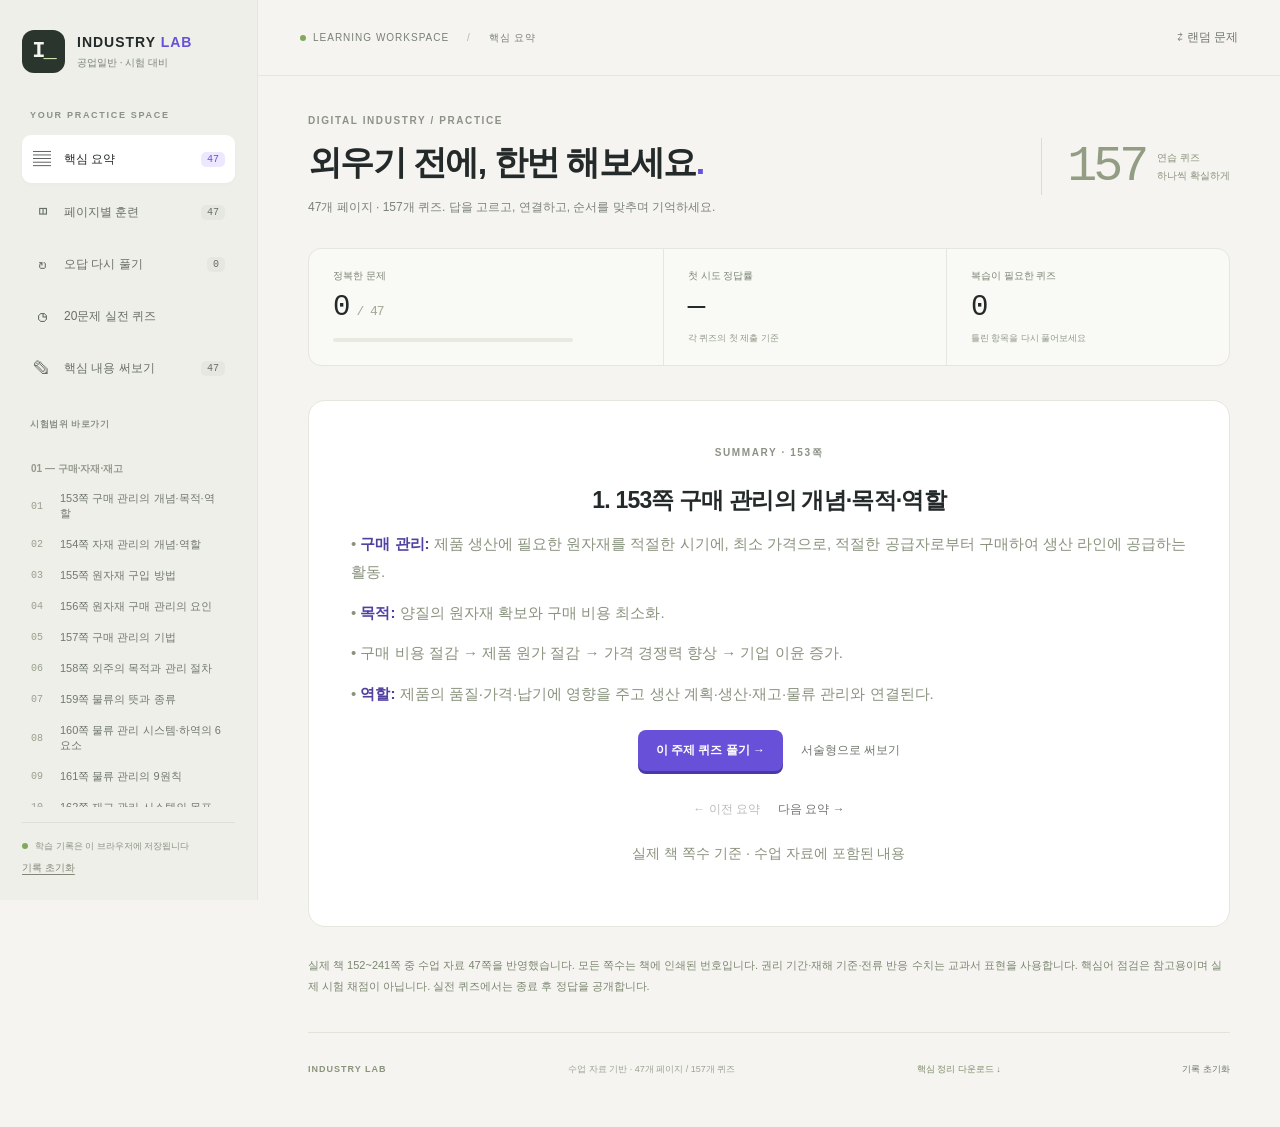
<file: index.html>
<!doctype html>
<html lang="ko">
<head>
  <meta charset="UTF-8"><meta name="viewport" content="width=device-width, initial-scale=1">
  <meta name="theme-color" content="#f5f4f0">
  <title>INDUSTRY LAB · 시험 대비 퀴즈 훈련</title>
  <meta name="description" content="공업일반 시험 대비 47개 페이지, 157개 퀴즈를 선택·연결·순서·빈칸으로 연습하세요.">
  <link rel="stylesheet" href="style.css">
</head>
<body>
  <aside class="sidebar">
    <a class="brand" href="./"><span class="logo">I<span>_</span></span><span>INDUSTRY <b>LAB</b><small>공업일반 · 시험 대비</small></span></a>
    <div class="side-label">YOUR PRACTICE SPACE</div>
    <nav class="mode-nav" aria-label="학습 모드"><button class="mode" data-mode="summary"><span>▤</span>핵심 요약<span class="nav-count">47</span></button>
      <button class="mode active" data-mode="learn"><span>◫</span>페이지별 훈련<span class="nav-count">47</span></button>
      <button class="mode" data-mode="review"><span>↻</span>오답 다시 풀기<span id="wrong-count" class="nav-count">0</span></button>
      <button class="mode" data-mode="exam"><span>◷</span>20문제 실전 퀴즈</button>
    <button class="mode" data-mode="written"><span>✎</span>핵심 내용 써보기<span class="nav-count">47</span></button></nav>
    <div class="side-label topic-label">시험범위 바로가기</div>
    <div id="lesson-nav" class="lesson-nav"></div>
    <div class="side-bottom"><span class="status-dot"></span>학습 기록은 이 브라우저에 저장됩니다<button id="reset-progress">기록 초기화</button></div>
  </aside>
  <div class="workspace">
    <header class="topbar"><div><span class="live-dot"></span>LEARNING WORKSPACE <span class="divider">/</span> <span id="mode-label">페이지별 훈련</span></div><button id="shuffle" class="quiet-button">⇄ 랜덤 문제</button></header>
    <main>
      <section class="intro"><div><div class="eyebrow">DIGITAL INDUSTRY / PRACTICE</div><h1>외우기 전에,<br class="mobile-break"> 한번 해보세요<span>.</span></h1><p>47개 페이지 · 157개 퀴즈. 답을 고르고, 연결하고, 순서를 맞추며 기억하세요.</p></div><div class="intro-badge"><span>157</span><small>연습 퀴즈<br>하나씩 확실하게</small></div></section>
      <section class="metrics" aria-label="학습 현황"><div><span class="metric-label">정복한 문제</span><strong><span id="mastered">0</span><em>/ 47</em></strong><div class="progress-track"><i id="overall-bar"></i></div></div><div><span class="metric-label">첫 시도 정답률</span><strong id="accuracy">—</strong><small>각 퀴즈의 첫 제출 기준</small></div><div><span class="metric-label">복습이 필요한 퀴즈</span><strong id="review-total">0</strong><small>틀린 항목을 다시 풀어보세요</small></div></section>
      <div id="practice-area">
        <div class="section-heading"><div><span class="section-index" id="section-index">01</span><span id="section-title">구매 관리의 개념·목적·역할</span></div><span id="task-position">QUIZ 1 / 2</span></div>
        <section class="practice-card" id="practice-card">
          <div id="guide-context" class="guide-context"></div><div class="card-top"><span id="kind-badge" class="kind-badge">선택 퀴즈</span><span id="question-number" class="question-number">시험 1번</span></div>
          <h2 id="question-title"></h2><p id="question-prompt" class="question-prompt"></p>
          <div id="question-context"></div><div id="answer-area"></div>
          <details id="question-source" class="source-details"><summary>학습 기준 확인 (교재 요약)</summary><a id="source-link" target="_blank" rel="noopener"></a><blockquote id="source-quote"></blockquote></details><div class="hint-row"><button id="hint-button">◌ 힌트 보기</button><span id="hint-text" hidden></span></div>
          <div class="card-actions"><span id="attempt-label">생각한 답을 직접 선택해보세요.</span><button id="check-answer" class="primary">정답 확인 <span>↵</span></button></div>
          <div id="feedback" class="feedback" hidden aria-live="polite"></div>
        </section>
        <div class="below-card"><button id="previous" class="quiet-button">← 이전 퀴즈</button><div id="quiz-dots"></div><button id="next" class="next-button">다음 퀴즈 →</button></div>
        <section class="memory-note"><div class="note-icon">✧</div><div><span class="eyebrow">MEMORY KEY</span><h3 id="memory-key"></h3><p id="memory-detail"></p><details><summary>이 문제의 개념 정리 펼치기</summary><div id="lesson-note"></div></details></div></section>
      </div>
      <section id="result-area" class="result-card" hidden></section>
      <p class="scope-note">실제 책 152~241쪽 중 수업 자료 47쪽을 반영했습니다. 모든 쪽수는 책에 인쇄된 번호입니다. 권리 기간·재해 기준·전류 반응 수치는 교과서 표현을 사용합니다. 핵심어 점검은 참고용이며 실제 시험 채점이 아닙니다. 실전 퀴즈에서는 종료 후 정답을 공개합니다.</p><footer><span>INDUSTRY LAB</span><span>수업 자료 기반 · 47개 페이지 / 157개 퀴즈</span><a href="notes.md" download>핵심 정리 다운로드 ↓</a><button id="footer-reset" class="quiet-button">기록 초기화</button></footer>
    </main>
  </div>
  <div id="toast" role="status" hidden></div>
  <dialog id="reset-dialog"><h2>학습 기록을 초기화할까요?</h2><p>이 브라우저의 정답 기록과 오답 목록이 지워집니다.</p><div><button id="cancel-reset" class="quiet-button">취소</button><button id="confirm-reset" class="primary">초기화</button></div></dialog>
  <script src="data.js"></script><script src="written.js"></script><script src="app.js"></script>
</body>
</html>
</file>
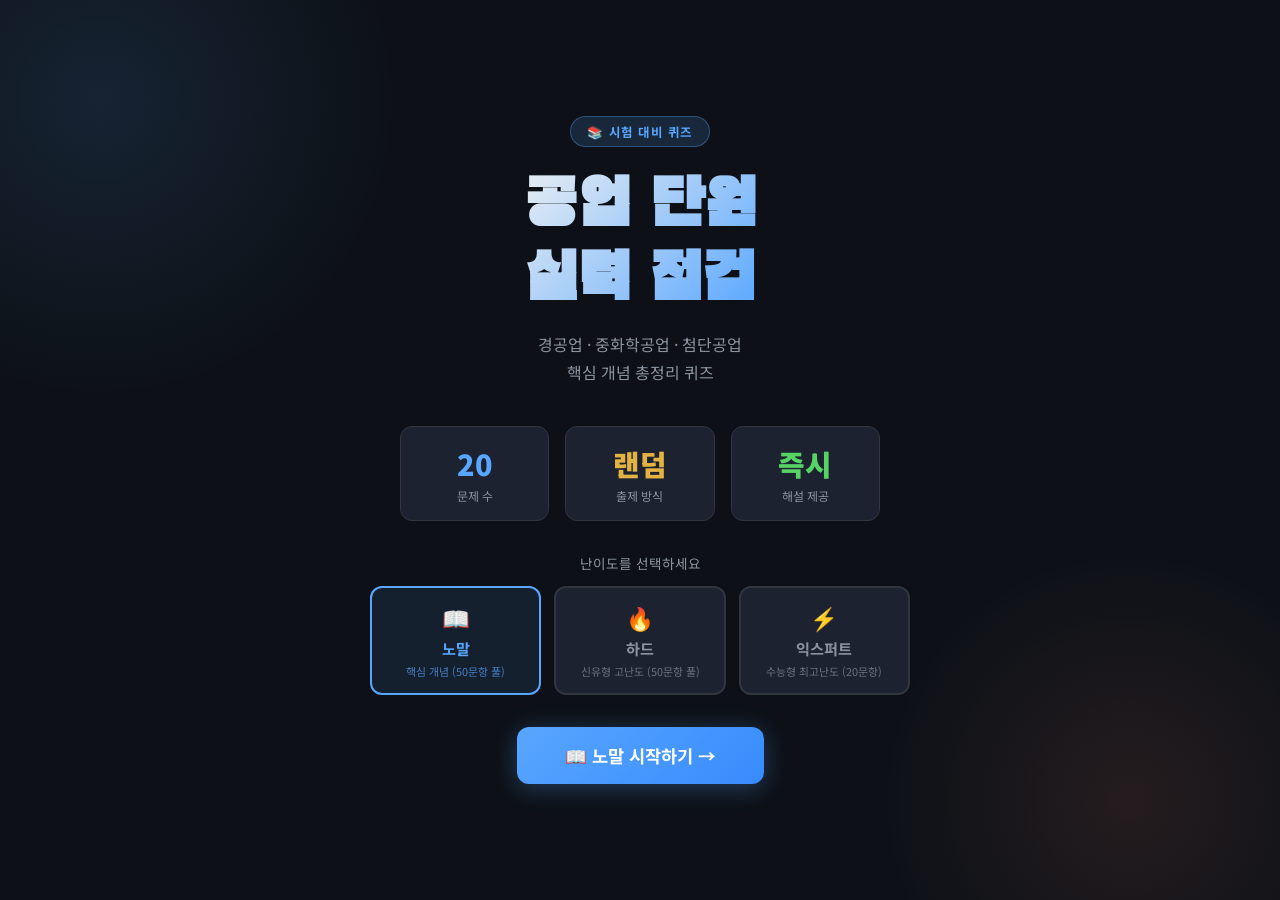
<file: 2026_1st/index.html>
<!DOCTYPE html>
<html lang="ko">
<head>
<meta charset="UTF-8">
<meta name="viewport" content="width=device-width, initial-scale=1.0">
<title>공업 단원 시험 대비 퀴즈</title>
<link href="https://fonts.googleapis.com/css2?family=Noto+Sans+KR:wght@400;500;700;900&family=Black+Han+Sans&display=swap" rel="stylesheet">
<style>
  :root {
    --bg: #0d1117; --surface: #161b22; --card: #1c2230; --border: #30363d;
    --accent: #58a6ff; --accent2: #f78166; --accent3: #56d364; --text: #e6edf3;
    --text-muted: #8b949e; --correct: #1a4731; --correct-border: #56d364;
    --wrong: #4a1c1c; --wrong-border: #f85149; --yellow: #e3b341;
    --hard: #c678dd; --hard-bg: rgba(198,120,221,0.12); --hard-border: rgba(198,120,221,0.35);
    --expert: #f0b429; --expert-bg: rgba(240,180,41,0.12); --expert-border: rgba(240,180,41,0.4);
  }
  * { box-sizing: border-box; margin: 0; padding: 0; }
  body { background: var(--bg); color: var(--text); font-family: 'Noto Sans KR', sans-serif; min-height: 100vh; }
  #start-screen { display: flex; flex-direction: column; align-items: center; justify-content: center; min-height: 100vh; padding: 2rem; position: relative; overflow: hidden; }
  #start-screen::before { content: ''; position: absolute; top: -200px; left: -200px; width: 600px; height: 600px; background: radial-gradient(circle, rgba(88,166,255,0.12) 0%, transparent 70%); pointer-events: none; }
  #start-screen::after { content: ''; position: absolute; bottom: -150px; right: -100px; width: 500px; height: 500px; background: radial-gradient(circle, rgba(247,129,102,0.10) 0%, transparent 70%); pointer-events: none; }
  .start-badge { background: rgba(88,166,255,0.15); border: 1px solid rgba(88,166,255,0.35); color: var(--accent); font-size: 0.78rem; font-weight: 700; letter-spacing: 0.12em; padding: 0.35rem 1rem; border-radius: 100px; margin-bottom: 1.5rem; text-transform: uppercase; }
  .start-title { font-family: 'Black Han Sans', sans-serif; font-size: clamp(2.4rem, 6vw, 4rem); text-align: center; line-height: 1.15; margin-bottom: 0.8rem; background: linear-gradient(135deg, #e6edf3 0%, #58a6ff 100%); -webkit-background-clip: text; -webkit-text-fill-color: transparent; background-clip: text; }
  .start-sub { color: var(--text-muted); font-size: 1rem; text-align: center; margin-bottom: 2.5rem; line-height: 1.7; }
  .info-grid { display: grid; grid-template-columns: repeat(3, 1fr); gap: 1rem; margin-bottom: 2rem; width: 100%; max-width: 480px; }
  .info-card { background: var(--card); border: 1px solid var(--border); border-radius: 12px; padding: 1rem; text-align: center; }
  .info-card .num { font-size: 1.8rem; font-weight: 900; color: var(--accent); display: block; }
  .info-card .lbl { font-size: 0.75rem; color: var(--text-muted); margin-top: 0.2rem; }
  .diff-select-label { font-size: 0.85rem; color: var(--text-muted); margin-bottom: 0.8rem; text-align: center; }
  .diff-buttons { display: flex; gap: 0.8rem; margin-bottom: 2rem; width: 100%; max-width: 540px; flex-wrap: wrap; justify-content: center; }
  .diff-btn { flex: 1; min-width: 140px; padding: 0.85rem 0.8rem; border-radius: 12px; border: 2px solid var(--border); background: var(--card); color: var(--text-muted); font-family: 'Noto Sans KR', sans-serif; font-size: 0.92rem; font-weight: 700; cursor: pointer; transition: all 0.2s; display: flex; flex-direction: column; align-items: center; gap: 0.25rem; }
  .diff-btn .diff-icon { font-size: 1.4rem; } .diff-btn .diff-name { font-size: 0.95rem; } .diff-btn .diff-desc { font-size: 0.68rem; font-weight: 400; opacity: 0.7; }
  .diff-btn.selected-normal { border-color: var(--accent); background: rgba(88,166,255,0.1); color: var(--accent); }
  .diff-btn.selected-hard { border-color: var(--hard); background: var(--hard-bg); color: var(--hard); }
  .diff-btn.selected-expert { border-color: var(--expert); background: var(--expert-bg); color: var(--expert); }
  .btn-start { background: linear-gradient(135deg, #58a6ff, #388bfd); color: #fff; border: none; padding: 1rem 3rem; font-size: 1.1rem; font-weight: 700; font-family: 'Noto Sans KR', sans-serif; border-radius: 12px; cursor: pointer; transition: transform 0.15s, box-shadow 0.15s; box-shadow: 0 4px 24px rgba(88,166,255,0.3); }
  .btn-start:hover { transform: translateY(-2px); box-shadow: 0 8px 32px rgba(88,166,255,0.45); }
  .btn-start.hard-mode { background: linear-gradient(135deg, #c678dd, #9b59b6); box-shadow: 0 4px 24px rgba(198,120,221,0.3); }
  .btn-start.hard-mode:hover { box-shadow: 0 8px 32px rgba(198,120,221,0.45); }
  .btn-start.expert-mode { background: linear-gradient(135deg, #f0b429, #d97706); box-shadow: 0 4px 24px rgba(240,180,41,0.3); }
  .btn-start.expert-mode:hover { box-shadow: 0 8px 32px rgba(240,180,41,0.45); }
  #quiz-screen { display: none; max-width: 720px; margin: 0 auto; padding: 2rem 1.5rem 5rem; }
  .quiz-header { display: flex; justify-content: space-between; align-items: center; margin-bottom: 1.5rem; }
  .quiz-counter { font-size: 0.85rem; color: var(--text-muted); font-weight: 700; letter-spacing: 0.05em; }
  .quiz-counter span { color: var(--accent); font-size: 1.1rem; }
  .score-badge { background: rgba(86,211,100,0.15); border: 1px solid rgba(86,211,100,0.3); color: var(--accent3); font-size: 0.8rem; font-weight: 700; padding: 0.3rem 0.8rem; border-radius: 100px; }
  .progress-bar-wrap { height: 4px; background: var(--border); border-radius: 99px; margin-bottom: 2rem; overflow: hidden; }
  .progress-bar-fill { height: 100%; background: linear-gradient(90deg, #58a6ff, #56d364); border-radius: 99px; transition: width 0.4s ease; }
  .progress-bar-fill.hard-fill { background: linear-gradient(90deg, #c678dd, #f78166); }
  .progress-bar-fill.expert-fill { background: linear-gradient(90deg, #f0b429, #f85149); }
  .question-card { background: var(--card); border: 1px solid var(--border); border-radius: 16px; padding: 1.8rem; margin-bottom: 1.4rem; position: relative; overflow: hidden; }
  .question-card::before { content: ''; position: absolute; top: 0; left: 0; right: 0; height: 3px; background: linear-gradient(90deg, #58a6ff, #388bfd); }
  .question-card.hard-card::before { background: linear-gradient(90deg, #c678dd, #f78166); }
  .question-card.expert-card::before { background: linear-gradient(90deg, #f0b429, #f85149); }
  .question-type { font-size: 0.72rem; font-weight: 700; letter-spacing: 0.1em; text-transform: uppercase; color: var(--accent); margin-bottom: 0.8rem; display: flex; align-items: center; gap: 0.4rem; flex-wrap: wrap; }
  .question-type::before { content: ''; display: inline-block; width: 6px; height: 6px; background: var(--accent); border-radius: 50%; }
  .question-card.hard-card .question-type { color: var(--hard); }
  .question-card.hard-card .question-type::before { background: var(--hard); }
  .question-card.expert-card .question-type { color: var(--expert); }
  .question-card.expert-card .question-type::before { background: var(--expert); }
  .hard-badge-inline { background: var(--hard-bg); border: 1px solid var(--hard-border); color: var(--hard); font-size: 0.68rem; padding: 0.1rem 0.5rem; border-radius: 100px; font-weight: 700; }
  .expert-badge-inline { background: var(--expert-bg); border: 1px solid var(--expert-border); color: var(--expert); font-size: 0.68rem; padding: 0.1rem 0.5rem; border-radius: 100px; font-weight: 700; }
  .fmt-tag { background: rgba(88,166,255,0.12); border: 1px solid rgba(88,166,255,0.25); color: var(--accent); font-size: 0.68rem; padding: 0.1rem 0.5rem; border-radius: 100px; font-weight: 700; }
  .question-card.hard-card .fmt-tag { background: var(--hard-bg); border-color: var(--hard-border); color: var(--hard); }
  .question-card.expert-card .fmt-tag { background: var(--expert-bg); border-color: var(--expert-border); color: var(--expert); }
  .question-text { font-size: 1.05rem; font-weight: 500; line-height: 1.7; color: var(--text); margin-top: 0.3rem; }
  .hq-box { background: rgba(255,255,255,0.03); border: 0.5px solid var(--border); border-radius: 10px; padding: 12px 14px; margin: 10px 0; font-size: 0.88rem; color: var(--text); line-height: 1.8; }
  .hq-box-title { font-size: 0.72rem; font-weight: 700; color: var(--text-muted); margin-bottom: 6px; letter-spacing: 0.05em; text-transform: uppercase; }
  .hq-underline { display: inline; border-bottom: 2px solid #f85149; color: var(--text); font-weight: 600; }
  .hq-arrow-flow { display: flex; flex-wrap: wrap; align-items: center; gap: 6px; margin: 10px 0; font-size: 0.85rem; }
  .hq-flow-box { background: rgba(255,255,255,0.05); border: 0.5px solid var(--border); border-radius: 8px; padding: 6px 12px; color: var(--text); white-space: nowrap; font-size: 0.82rem; line-height: 1.4; text-align: center; }
  .hq-flow-blank { background: rgba(198,120,221,0.12); border: 0.5px solid rgba(198,120,221,0.4); border-radius: 8px; padding: 6px 14px; color: var(--hard); font-weight: 700; white-space: nowrap; font-size: 0.82rem; }
  .hq-flow-blank-expert { background: var(--expert-bg); border: 0.5px solid var(--expert-border); border-radius: 8px; padding: 6px 14px; color: var(--expert); font-weight: 700; white-space: nowrap; font-size: 0.82rem; }
  .hq-flow-arrow { color: var(--text-muted); font-size: 1rem; }
  .hq-two-col { display: grid; grid-template-columns: 1fr 1fr; gap: 8px; margin: 10px 0; }
  .hq-col-card { background: rgba(255,255,255,0.03); border: 0.5px solid var(--border); border-radius: 8px; padding: 10px 12px; font-size: 0.82rem; color: var(--text); line-height: 1.7; }
  .hq-col-label { font-size: 0.7rem; font-weight: 700; color: var(--text-muted); margin-bottom: 4px; }
  .hq-table-wrap { overflow-x: auto; margin: 10px 0; }
  .hq-table { width: 100%; border-collapse: collapse; font-size: 0.82rem; }
  .hq-table th { background: rgba(255,255,255,0.04); color: var(--text-muted); font-weight: 600; padding: 7px 10px; text-align: left; border-bottom: 0.5px solid var(--border); }
  .hq-table td { padding: 7px 10px; border-bottom: 0.5px solid rgba(255,255,255,0.05); color: var(--text); vertical-align: top; line-height: 1.5; }
  .choices { display: flex; flex-direction: column; gap: 0.75rem; margin-bottom: 1.4rem; }
  .choice-btn { background: var(--surface); border: 1.5px solid var(--border); color: var(--text); padding: 0.9rem 1.2rem; border-radius: 10px; text-align: left; font-size: 0.93rem; font-family: 'Noto Sans KR', sans-serif; cursor: pointer; transition: all 0.15s; display: flex; align-items: flex-start; gap: 0.8rem; line-height: 1.5; }
  .choice-btn:hover:not(:disabled) { border-color: var(--accent); background: rgba(88,166,255,0.08); transform: translateX(3px); }
  .hard-mode-active .choice-btn:hover:not(:disabled) { border-color: var(--hard); background: var(--hard-bg); }
  .expert-mode-active .choice-btn:hover:not(:disabled) { border-color: var(--expert); background: var(--expert-bg); }
  .choice-btn .choice-num { min-width: 24px; height: 24px; border-radius: 6px; background: var(--border); color: var(--text-muted); display: flex; align-items: center; justify-content: center; font-size: 0.78rem; font-weight: 700; flex-shrink: 0; margin-top: 1px; transition: all 0.15s; }
  .choice-btn:hover:not(:disabled) .choice-num { background: var(--accent); color: #fff; }
  .hard-mode-active .choice-btn:hover:not(:disabled) .choice-num { background: var(--hard); color: #fff; }
  .expert-mode-active .choice-btn:hover:not(:disabled) .choice-num { background: var(--expert); color: #000; }
  .choice-btn.correct { background: var(--correct); border-color: var(--correct-border); color: #fff; }
  .choice-btn.correct .choice-num { background: var(--correct-border); color: #fff; }
  .choice-btn.wrong { background: var(--wrong); border-color: var(--wrong-border); color: #fff; }
  .choice-btn.wrong .choice-num { background: var(--wrong-border); color: #fff; }
  .choice-btn:disabled { cursor: default; }
  .explanation { display: none; background: rgba(88,166,255,0.06); border: 1px solid rgba(88,166,255,0.2); border-radius: 10px; padding: 1rem 1.2rem; font-size: 0.88rem; color: #a8c9f7; line-height: 1.7; margin-bottom: 1.4rem; }
  .explanation .ex-label { font-weight: 700; color: var(--accent); margin-bottom: 0.3rem; display: block; font-size: 0.78rem; letter-spacing: 0.08em; text-transform: uppercase; }
  .short-answer-wrap { display: flex; gap: 0.7rem; margin-bottom: 1.4rem; flex-direction: column; }
  .short-input-row { display: flex; gap: 0.7rem; }
  .short-input { flex: 1; background: var(--surface); border: 1.5px solid var(--border); color: var(--text); padding: 0.85rem 1rem; border-radius: 10px; font-size: 0.95rem; font-family: 'Noto Sans KR', sans-serif; outline: none; transition: border-color 0.15s; }
  .short-input:focus { border-color: var(--accent); }
  .short-input.correct { border-color: var(--correct-border); background: var(--correct); }
  .short-input.wrong { border-color: var(--wrong-border); background: var(--wrong); }
  .btn-submit { background: var(--accent); color: #fff; border: none; padding: 0.85rem 1.4rem; border-radius: 10px; font-size: 0.9rem; font-weight: 700; font-family: 'Noto Sans KR', sans-serif; cursor: pointer; transition: opacity 0.15s; white-space: nowrap; }
  .btn-submit:hover { opacity: 0.85; } .btn-submit:disabled { opacity: 0.4; cursor: default; }
  .sa-hint { font-size: 0.82rem; color: var(--text-muted); padding: 0 0.2rem; }
  .sa-hint.correct-hint { color: var(--accent3); font-weight: 700; }
  .sa-hint.wrong-hint { color: var(--accent2); }
  .btn-next { width: 100%; background: linear-gradient(135deg, #58a6ff, #388bfd); color: #fff; border: none; padding: 1rem; border-radius: 12px; font-size: 1rem; font-weight: 700; font-family: 'Noto Sans KR', sans-serif; cursor: pointer; transition: transform 0.15s, opacity 0.15s; display: none; }
  .btn-next.hard-next { background: linear-gradient(135deg, #c678dd, #9b59b6); }
  .btn-next.expert-next { background: linear-gradient(135deg, #f0b429, #d97706); color: #000; }
  .btn-next:hover { opacity: 0.9; transform: translateY(-1px); }
  #result-screen { display: none; max-width: 600px; margin: 0 auto; padding: 3rem 1.5rem; text-align: center; min-height: 100vh; justify-content: center; flex-direction: column; align-items: center; }
  .result-emoji { font-size: 5rem; margin-bottom: 1rem; display: block; animation: bounce 0.5s ease; }
  @keyframes bounce { 0%{transform:scale(0.5);opacity:0} 70%{transform:scale(1.15)} 100%{transform:scale(1);opacity:1} }
  .result-title { font-family: 'Black Han Sans', sans-serif; font-size: 2.2rem; margin-bottom: 0.5rem; }
  .result-score { font-size: 3.5rem; font-weight: 900; margin: 1rem 0; }
  .result-score .score-num { color: var(--accent); }
  .result-score .score-num.hard-score { color: var(--hard); }
  .result-score .score-num.expert-score { color: var(--expert); }
  .result-diff-badge { display: inline-block; padding: 0.3rem 1rem; border-radius: 100px; font-size: 0.8rem; font-weight: 700; margin-bottom: 0.5rem; }
  .result-diff-badge.normal { background: rgba(88,166,255,0.15); border: 1px solid rgba(88,166,255,0.3); color: var(--accent); }
  .result-diff-badge.hard { background: var(--hard-bg); border: 1px solid var(--hard-border); color: var(--hard); }
  .result-diff-badge.expert { background: var(--expert-bg); border: 1px solid var(--expert-border); color: var(--expert); }
  .result-detail { color: var(--text-muted); margin-bottom: 2rem; font-size: 0.95rem; line-height: 1.7; white-space: pre-line; }
  .result-bars { width: 100%; max-width: 400px; margin: 0 auto 2rem; display: flex; flex-direction: column; gap: 0.8rem; }
  .result-bar-row { display: flex; align-items: center; gap: 0.8rem; font-size: 0.85rem; }
  .result-bar-label { width: 50px; text-align: right; color: var(--text-muted); flex-shrink: 0; }
  .result-bar-track { flex: 1; height: 10px; background: var(--border); border-radius: 99px; overflow: hidden; }
  .result-bar-fill-correct { height: 100%; background: var(--accent3); border-radius: 99px; transition: width 1s ease; }
  .result-bar-fill-wrong { height: 100%; background: var(--accent2); border-radius: 99px; transition: width 1s ease; }
  .result-bar-count { width: 30px; font-weight: 700; }
  .result-buttons { display: flex; gap: 0.7rem; width: 100%; max-width: 480px; flex-wrap: wrap; }
  .btn-r { flex: 1; min-width: 100px; border: none; padding: 0.85rem 0.5rem; border-radius: 12px; font-size: 0.88rem; font-weight: 700; font-family: 'Noto Sans KR', sans-serif; cursor: pointer; transition: opacity 0.15s; }
  .btn-r:hover { opacity: 0.85; }
  .btn-r.normal { background: linear-gradient(135deg, #58a6ff, #388bfd); color: #fff; }
  .btn-r.hard-btn { background: linear-gradient(135deg, #c678dd, #9b59b6); color: #fff; }
  .btn-r.expert-btn { background: linear-gradient(135deg, #f0b429, #d97706); color: #000; }
  .btn-r.home { background: var(--card); color: var(--text); border: 1.5px solid var(--border); }
  .btn-r.home:hover { border-color: var(--accent); }
  @media(max-width:600px){ .info-grid{grid-template-columns:repeat(3,1fr);gap:0.6rem} .question-text{font-size:0.95rem} .choice-btn{font-size:0.85rem;padding:0.75rem 0.9rem} .hq-two-col{grid-template-columns:1fr} .diff-buttons{flex-direction:column} }
</style>
</head>
<body>

<div id="start-screen">
  <div class="start-badge">📚 시험 대비 퀴즈</div>
  <h1 class="start-title">공업 단원<br>실력 점검</h1>
  <p class="start-sub">경공업 · 중화학공업 · 첨단공업<br>핵심 개념 총정리 퀴즈</p>
  <div class="info-grid">
    <div class="info-card"><span class="num">20</span><div class="lbl">문제 수</div></div>
    <div class="info-card"><span class="num" style="color:var(--yellow)">랜덤</span><div class="lbl">출제 방식</div></div>
    <div class="info-card"><span class="num" style="color:var(--accent3)">즉시</span><div class="lbl">해설 제공</div></div>
  </div>
  <p class="diff-select-label">난이도를 선택하세요</p>
  <div class="diff-buttons">
    <button class="diff-btn selected-normal" id="btn-diff-normal" onclick="selectDiff('normal')">
      <span class="diff-icon">📖</span><span class="diff-name">노말</span><span class="diff-desc">핵심 개념 (50문항 풀)</span>
    </button>
    <button class="diff-btn" id="btn-diff-hard" onclick="selectDiff('hard')">
      <span class="diff-icon">🔥</span><span class="diff-name">하드</span><span class="diff-desc">신유형 고난도 (50문항 풀)</span>
    </button>
    <button class="diff-btn" id="btn-diff-expert" onclick="selectDiff('expert')">
      <span class="diff-icon">⚡</span><span class="diff-name">익스퍼트</span><span class="diff-desc">수능형 최고난도 (20문항)</span>
    </button>
  </div>
  <button class="btn-start" id="btn-start-main" onclick="startQuiz()">노말 시작하기 →</button>
</div>

<div id="quiz-screen">
  <div class="quiz-header">
    <div class="quiz-counter">문제 <span id="cur-q">1</span> / 20</div>
    <div class="score-badge">점수: <span id="live-score">0</span>점</div>
  </div>
  <div class="progress-bar-wrap"><div class="progress-bar-fill" id="progress-fill" style="width:5%"></div></div>
  <div class="question-card" id="q-card">
    <div class="question-type" id="q-type">객관식</div>
    <div class="question-text" id="q-text"></div>
    <div id="q-html-content"></div>
  </div>
  <div id="choices-area"></div>
  <div class="explanation" id="explanation"><span class="ex-label">💡 해설</span><span id="exp-text"></span></div>
  <button class="btn-next" id="btn-next" onclick="nextQuestion()">다음 문제 →</button>
</div>

<div id="result-screen">
  <span class="result-emoji" id="result-emoji">🎉</span>
  <div class="result-diff-badge normal" id="result-diff-badge">노말 모드</div>
  <h2 class="result-title" id="result-title">수고했어요!</h2>
  <div class="result-score"><span class="score-num" id="result-score-num">0</span> <span style="font-size:1.5rem;color:var(--text-muted)">/ 20</span></div>
  <p class="result-detail" id="result-detail"></p>
  <div class="result-bars">
    <div class="result-bar-row">
      <span class="result-bar-label" style="color:var(--accent3)">정답</span>
      <div class="result-bar-track"><div class="result-bar-fill-correct" id="bar-correct" style="width:0%"></div></div>
      <span class="result-bar-count" style="color:var(--accent3)" id="cnt-correct">0</span>
    </div>
    <div class="result-bar-row">
      <span class="result-bar-label" style="color:var(--accent2)">오답</span>
      <div class="result-bar-track"><div class="result-bar-fill-wrong" id="bar-wrong" style="width:0%"></div></div>
      <span class="result-bar-count" style="color:var(--accent2)" id="cnt-wrong">0</span>
    </div>
  </div>
  <div class="result-buttons">
    <button class="btn-r normal" onclick="startQuiz('normal')">📖 노말</button>
    <button class="btn-r hard-btn" onclick="startQuiz('hard')">🔥 하드</button>
    <button class="btn-r expert-btn" onclick="startQuiz('expert')">⚡ 익스퍼트</button>
    <button class="btn-r home" onclick="goHome()">🏠 처음</button>
  </div>
</div>

<script>
// ════════════════════════════════════════════════
// 유틸
// ════════════════════════════════════════════════
function shuffle(arr){const a=[...arr];for(let i=a.length-1;i>0;i--){const j=Math.floor(Math.random()*(i+1));[a[i],a[j]]=[a[j],a[i]]}return a;}

/**
 * [핵심 수정] pickMC
 * - noShuffle=true: 선택지 순서 고정, answer 인덱스 그대로 유지 (수능형 조합 선택지용)
 * - 선택지가 5개 이상이면 모두 표시 (기존 4개 고정 제거)
 * - 4개 이하 & noShuffle=false: 기존처럼 정답1+오답3 셔플
 */
function pickMC(choices, answerIdx, noShuffle) {
  if (noShuffle) {
    // 순서 고정: 그대로 반환
    return { shuffledChoices: choices, newAnswerIdx: answerIdx };
  }
  if (choices.length <= 4) {
    // 기존 로직: 정답1 + 오답3 셔플
    const correct = choices[answerIdx];
    const wrong = shuffle(choices.filter((_, i) => i !== answerIdx)).slice(0, 3);
    const pool = shuffle([correct, ...wrong]);
    return { shuffledChoices: pool, newAnswerIdx: pool.indexOf(correct) };
  }
  // 5개 이상: 모두 표시, 순서 유지
  return { shuffledChoices: choices, newAnswerIdx: answerIdx };
}

function checkSA(input,answers){
  const norm=s=>s.replace(/\s/g,'').toLowerCase();
  return answers.some(a=>norm(a)===norm(input));
}

// 선택지 라벨: 4개 이하는 원형 기호, 5개는 번호
const CHOICE_LABELS_4 = ['①','②','③','④'];
const CHOICE_LABELS_5 = ['①','②','③','④','⑤'];

// ════════════════════════════════════════════════
// 동적 문제 생성기
// ════════════════════════════════════════════════

function makeDynDialogQ() {
  const SPEAKERS = ['민준','서연','지호','하은','태양'];
  const STATEMENTS = [
    {
      name:'민준',
      correct:'NT(나노기술)는 10억 분의 1 단위의 초미세 기술로, 나노 소자나 초경량 소재 개발에 활용돼.',
      wrong:'NT(나노기술)는 100만 분의 1 단위의 초미세 기술로, 나노 소자나 초경량 소재 개발에 활용돼.',
      note:'NT(나노기술)는 10억 분의 1(나노미터) 단위의 기술입니다. 100만 분의 1이 아닙니다.'
    },
    {
      name:'서연',
      correct:'BT(생명공학기술)는 유전자 치료, 신약 개발 등에 쓰이지만 복제 관련 윤리 문제도 있어.',
      wrong:'BT(생명공학기술)는 오염 방지와 재생에너지를 핵심으로 하며, 복제 관련 윤리 문제도 있어.',
      note:'오염 방지·재생에너지는 ET(환경기술)의 핵심입니다. BT는 유전자 치료·신약 개발이 핵심입니다.'
    },
    {
      name:'지호',
      correct:'초전도 재료는 특정 저온에서 전기 저항이 0이 되는 특성을 가지고 있어.',
      wrong:'초전도 재료는 고온에서 전기 저항이 0이 되는 특성을 가지고 있어.',
      note:'초전도 재료는 특정 온도 이하(저온)에서 전기 저항이 0이 됩니다. 고온이 아닙니다.'
    },
    {
      name:'하은',
      correct:'ET(환경기술)는 태양광 발전, 폐기물 재활용 등 오염 방지와 자원 효율을 높이는 기술이야.',
      wrong:'ET(환경기술)는 게임, 애니메이션, 디지털 영상 처리 등 문화 산업에 적용되는 기술이야.',
      note:'게임·애니메이션은 CT(문화콘텐츠기술)입니다. ET는 오염 방지·재생에너지가 핵심입니다.'
    },
    {
      name:'태양',
      correct:'형상 기억 합금은 변형 후 특정 온도가 되면 원래 모양으로 돌아오는 특성이 있어.',
      wrong:'형상 기억 합금은 특정 저온에서 전기 저항이 0이 되는 특성을 가진 소재야.',
      note:'전기 저항이 0이 되는 것은 초전도 재료의 특징입니다. 형상 기억 합금은 원래 모양으로 복원되는 소재입니다.'
    }
  ];

  const wrongIdx = Math.floor(Math.random() * STATEMENTS.length);
  const lines = STATEMENTS.map((s, i) => {
    const isWrong = (i === wrongIdx);
    return `<strong>${s.name}:</strong> "${isWrong ? s.wrong : s.correct}"`;
  }).join('<br><br>');

  const wrongName = STATEMENTS[wrongIdx].name;
  const note = STATEMENTS[wrongIdx].note;
  const choices = STATEMENTS.map(s => s.name);

  return {
    type: 'mc_hard',
    fmt: '대화 오류 찾기',
    q: '다음 대화에서 틀린 내용을 말한 학생만 고른 것은?',
    htmlContent: `<div class="hq-box"><strong>주제: 6T 기술과 신소재</strong><br><br>${lines}</div>`,
    choices: choices,
    answer: wrongIdx,
    noShuffle: true,
    exp: `${wrongName}이(가) 틀렸습니다. ${note}`
  };
}

function makeDynTextErrorQ() {
  const VERSIONS = [
    {
      html: `<div class="hq-box">공업의 입지 조건은 크게 경제적 조건과 자연적 조건으로 나뉜다. 경제적 입지 조건에는 <span class="hq-underline">①시장, 교통, 원료</span>가 포함되며, <span class="hq-underline">②기후와 지형</span>은 자연적 입지 조건에 해당한다. 베버(Weber)는 <span class="hq-underline">③운송비, 노동비, 집적 이익</span>을 종합 고려하여 최소 비용 지점이 최적 입지라고 보았다. 한편 <span class="hq-underline">④시장 지향형 공업의 대표 사례는 얼음 제조, 제과, 음료 공업</span>이며, <span class="hq-underline">⑤중화학 공업은 풍부한 노동력이 있는 내륙 지역</span>에 입지하는 것이 가장 유리하다.</div>`,
      choices: ['①','②','③','④','⑤'],
      answer: 4,
      exp: '중화학 공업은 원료 수입·제품 수출이 중요하므로 임해 지역(항구)에 입지하는 것이 유리합니다. 내륙 지역이 유리하다는 ⑤가 오답입니다.'
    },
    {
      html: `<div class="hq-box">산업 구조 고도화는 <span class="hq-underline">①1차 산업 → 2차 산업 → 3차 산업</span> 순으로 발전한다. 우리나라는 <span class="hq-underline">②1960년대 경공업 중심의 수출 주도형 성장</span>을 추진했고, <span class="hq-underline">③1970년대 이후 중화학 공업으로 산업이 고도화</span>되었다. 철강 공업의 생산 공정은 <span class="hq-underline">④제선 → 제강 → 압연</span> 순이며, 섬유 공업의 생산 공정은 <span class="hq-underline">⑤제직·편성 → 제사·방적 → 염색·가공 → 봉제</span> 순이다.</div>`,
      choices: ['①','②','③','④','⑤'],
      answer: 4,
      exp: '섬유 공업의 올바른 순서는 제사·방적 → 제직·편성 → 염색·가공 → 봉제입니다. ⑤는 제사·방적과 제직·편성의 순서가 뒤바뀌어 틀렸습니다.'
    },
    {
      html: `<div class="hq-box">공업은 생산 단계에 따라 분류할 수 있다. <span class="hq-underline">①기초 공업</span>은 다른 공업의 바탕이 되는 원료나 자재를 생산하는 공업으로 철강 공업이 대표적이다. <span class="hq-underline">②공영 공업</span>은 국가나 지방 공공 단체가 자본을 출자하고 경영하는 공업이다. <span class="hq-underline">③경공업</span>은 부피가 작고 가벼운 제품을 주로 만드는 노동 집약적 공업이다. <span class="hq-underline">④장치 공업</span>은 석유 화학, 제철처럼 거대한 설비와 대규모 자본이 필요한 공업이다. <span class="hq-underline">⑤조선 공업</span>은 표준화된 대량 생산 방식이 주류를 이루는 산업이다.</div>`,
      choices: ['①','②','③','④','⑤'],
      answer: 4,
      exp: '조선 공업은 고객 주문에 따라 각기 다른 선박을 제작하는 주문 생산 방식이 주류입니다. 표준화된 대량 생산은 자동차 공업의 특징입니다. ⑤가 오답입니다.'
    },
    {
      html: `<div class="hq-box">6T 기술에 대한 설명이다. <span class="hq-underline">①IT(정보통신기술)</span>은 정보의 생성, 가공, 전달을 핵심으로 하며 시공간 제약 없이 정보 교환을 가능하게 한다. <span class="hq-underline">②BT(생명공학기술)</span>은 유전자 치료, 신약 개발에 활용되며 윤리적 논쟁도 존재한다. <span class="hq-underline">③NT(나노기술)</span>은 10억 분의 1 단위의 초미세 기술이다. <span class="hq-underline">④ST(우주항공기술)</span>은 인공위성, MRI, 재해 예측 시스템 개발에 활용된다. <span class="hq-underline">⑤CT(문화콘텐츠기술)</span>은 오염 방지와 자원 효율 극대화를 핵심으로 하는 기술이다.</div>`,
      choices: ['①','②','③','④','⑤'],
      answer: 4,
      exp: '오염 방지와 자원 효율 극대화를 핵심으로 하는 것은 ET(환경기술)입니다. CT(문화콘텐츠기술)는 공학+인문학+예술+디자인의 융합 기술입니다. ⑤가 오답입니다.'
    }
  ];

  const v = VERSIONS[Math.floor(Math.random() * VERSIONS.length)];
  return {
    type: 'mc_hard',
    fmt: '글 속 오류 찾기',
    q: '다음 글에서 밑줄 친 부분 중 옳지 않은 것은?',
    htmlContent: v.html,
    choices: v.choices,
    answer: v.answer,
    noShuffle: true,
    exp: v.exp
  };
}

function makeDynTableErrorQ() {
  const ROWS = [
    { label:'기초 공업', desc:'자동차·조선 등 다른 공업의 바탕이 되는 원료·자재 생산', correct: true },
    { label:'공영 공업', desc:'민간 기업이 이익 극대화를 위해 자유롭게 운영하는 공업', correct: false, fix:'공영 공업은 국가나 지방 공공 단체가 자본을 출자하고 경영하는 공업입니다.' },
    { label:'산업 소프트화', desc:'하드웨어보다 서비스·정보·지식의 가치 비중이 높아지는 현상', correct: true },
    { label:'HACCP', desc:'식품의 원재료부터 최종 소비까지 위해요소를 차단하는 기준', correct: true },
    { label:'정밀 화학 공업', desc:'나프타를 원료로 에틸렌·프로필렌 등 기초 원료를 생산', correct: false, fix:'나프타→에틸렌·프로필렌 생산은 석유 화학 공업입니다. 정밀 화학 공업은 이를 원료로 의약품·화장품·염료를 만듭니다.' },
    { label:'장치 공업', desc:'거대한 설비와 대규모 자본이 필요하며, 석유 화학·제철이 대표적이다', correct: true },
    { label:'조선 공업', desc:'표준화된 대량 생산 방식으로 2~3만 개의 부품을 조립하는 산업', correct: false, fix:'표준화 대량 생산은 자동차 공업의 특징입니다. 조선 공업은 주문 생산 방식이 주류입니다.' },
  ];

  const wrongRows = ROWS.filter(r => !r.correct);
  const correctRows = ROWS.filter(r => r.correct);
  const pickedWrong = shuffle(wrongRows)[0];
  const pickedCorrect = shuffle(correctRows).slice(0, 3);
  const allRows = shuffle([pickedWrong, ...pickedCorrect]);
  const labels = ['㉠','㉡','㉢','㉣'];

  const wrongLabel = labels[allRows.indexOf(pickedWrong)];
  const tableRows = allRows.map((r, i) =>
    `<tr><td>${labels[i]}</td><td>${r.label}</td><td>${r.desc}</td></tr>`
  ).join('');
  const correctLabels = allRows.map((r, i) => r.correct ? labels[i] : null).filter(Boolean).join(', ');

  return {
    type: 'mc_hard',
    fmt: '표 오류 찾기',
    q: '다음 표에서 설명이 옳지 않은 항목은?',
    htmlContent: `<div class="hq-table-wrap"><table class="hq-table"><thead><tr><th></th><th>개념</th><th>설명</th></tr></thead><tbody>${tableRows}</tbody></table></div>`,
    choices: labels,
    answer: allRows.indexOf(pickedWrong),
    noShuffle: true,
    exp: `${wrongLabel}이 틀렸습니다. ${pickedWrong.fix} 옳은 항목: ${correctLabels}`
  };
}

// ════════════════════════════════════════════════
// 노말 문제 50문항
// ════════════════════════════════════════════════
const NORMAL_QUESTIONS = [
  {type:'mc',q:'공업의 정의로 가장 올바른 것은?',choices:['자연의 생산물을 가공하여 중간재나 최종 생산물을 창출하고 부가가치를 높이는 산업활동','자연환경을 보호하며 생태계를 관리하는 산업활동','1차 산업에서 생산된 농산물을 유통하는 활동','지식과 정보를 기반으로 서비스를 제공하는 활동','토지를 개간하고 작물을 재배하는 농업 활동','원자재를 수입하여 타국에 판매하는 무역 활동'],answer:0,exp:'공업은 자연의 생산물을 가공하는 제조 과정을 통해 중간재나 최종 생산물을 창출하여 부가가치를 높이는 산업활동입니다.'},
  {type:'mc',q:'공업 발달을 위한 인적 자원에 해당하지 않는 것은?',choices:['넓은 평야','노동력','기술 및 능력','창의적 생각','협동심','전문 교육을 받은 기술자'],answer:0,exp:'넓은 평야는 자연적 조건이지 인적자원이 아닙니다. 인적자원에는 노동력, 기술 및 능력, 창의적 생각, 협동심이 포함됩니다.'},
  {type:'mc',q:'시장 지향형 공업의 대표적인 예로 가장 적절한 것은?',choices:['얼음 제조 공업','철강 공업','조선 공업','석유 화학 공업','자동차 공업','시멘트 공업'],answer:0,exp:'얼음 제조 공업은 제품이 무겁고 부피가 크며 변질되기 쉬워 소비자와 가까운 시장 주변에 입지하는 시장 지향형 공업의 대표 예입니다.'},
  {type:'mc',q:'중세 길드(guild) 제도에 대한 설명으로 옳은 것은?',choices:['중세 상공업자들의 상호 부조적 동업 조합이다','대량 생산 체제를 갖춘 현대식 공장 제도이다','국가가 자본을 출자하여 경영하는 공영 공업이다','소비자 중심의 서비스 산업 조합이다','산업혁명 이후 생겨난 노동자 보호 조합이다','원료 수급을 위해 만들어진 국제 무역 연합이다'],answer:0,exp:'길드(guild)는 중세 상공업자들이 만든 상호 부조적 동업 조합으로, 장인(숙련된 기술자)들이 직인과 도제를 두고 생산 활동을 주도했습니다.'},
  {type:'mc',q:'근대 산업 사회(산업혁명)의 특징으로 가장 거리가 먼 것은?',choices:['지식 정보 중심 사회로 전환','공장 제도의 확립','대량 생산 체제 구축','2차 산업의 비중 급격히 증가','증기 기관의 발명과 보급','면직물 공업의 급속한 발달'],answer:0,exp:'지식 정보 중심 사회는 현대 사회의 특징입니다. 근대 산업 사회(산업혁명)는 공장 제도 확립, 대량 생산 체제, 2차 산업(제조업) 비중 급증이 핵심 특징입니다.'},
  {type:'mc',q:'베버(Weber)의 최소 비용 이론에서 최적의 공업 입지로 보는 지점은?',choices:['운송비, 노동비, 집적 이익을 종합적으로 고려하여 생산비를 최소화할 수 있는 지점','소비자와 가장 가까운 지점','원료 산지에 가장 가까운 지점','항구와 가장 인접한 임해 지역','토지 가격이 가장 낮은 농촌 지역','정부 산업단지가 조성된 지역'],answer:0,exp:'베버의 최소 비용 이론은 운송비, 노동비, 집적 이익을 종합적으로 고려하여 생산비가 가장 최소화되는 지점이 최적의 공업 입지라는 이론입니다.'},
  {type:'mc',q:'장치 공업의 특징으로 옳지 않은 것은?',choices:['노동집약적 성격이 강하다','거대한 설비가 필수적이다','고도의 자동화 시스템이 필요하다','대규모 자본 투자가 요구된다','자본 집약적 산업으로 분류된다','석유 화학, 제철이 대표적인 예이다'],answer:0,exp:'장치 공업은 자본 집약적 산업으로 거대한 설비와 고도의 자동화, 대규모 자본이 필요합니다. 노동집약적 성격은 경공업의 특징입니다.'},
  {type:'mc',q:'1960년대 우리나라 산업 발달의 특징으로 옳은 것은?',choices:['경공업 중심의 수출 주도형 성장 정책','중화학 공업 중심의 내수 지향형 성장','첨단 기술 산업 중심의 산업 구조','서비스업 중심의 3차 산업 비중 증가','반도체 수출을 통한 고부가가치 성장','자동차 공업을 바탕으로 한 조립 산업 육성'],answer:0,exp:'1960년대 우리나라는 섬유, 신발 등 경공업 중심으로 풍부한 노동력을 바탕으로 한 수출 주도형 성장 정책을 추진했습니다.'},
  {type:'mc',q:'철강 공업의 3대 공정을 순서대로 바르게 나열한 것은?',choices:['제선 → 제강 → 압연','제강 → 제선 → 압연','압연 → 제선 → 제강','제선 → 압연 → 제강','압연 → 제강 → 제선','제강 → 압연 → 제선'],answer:0,exp:'철강 공업의 순서는 제선(용광로에서 쇳물 생산) → 제강(불순물 제거, 강철 생산) → 압연(롤러로 판/봉 형태로 성형) 입니다.'},
  {type:'mc',q:'전자 공업의 3대 특성으로 모두 맞는 것은?',choices:['지식 집약적, 고부가가치, 저자원·저에너지 소비형','노동 집약적, 저부가가치, 고자원 소비형','자본 집약적, 고부가가치, 고에너지 소비형','기술 집약적, 저부가가치, 저자원 소비형','노동 집약적, 고부가가치, 저에너지 소비형','자본 집약적, 저부가가치, 고자원 소비형'],answer:0,exp:'전자 공업(반도체 포함)은 지식 집약적, 고부가가치, 저자원·저에너지 소비형 산업이 3대 특성입니다.'},
  {type:'mc',q:'섬유 공업의 생산 공정을 순서대로 바르게 나열한 것은?',choices:['제사·방적 → 제직·편성 → 염색·가공 → 봉제','염색·가공 → 제직·편성 → 제사·방적 → 봉제','봉제 → 제사·방적 → 제직·편성 → 염색·가공','제직·편성 → 제사·방적 → 봉제 → 염색·가공','봉제 → 염색·가공 → 제사·방적 → 제직·편성','염색·가공 → 봉제 → 제직·편성 → 제사·방적'],answer:0,exp:'섬유 공업의 생산 공정 순서: 제사·방적(실 뽑기) → 제직·편성(옷감 짜기) → 염색·가공(색 입히기) → 봉제(완제품 제작)'},
  {type:'mc',q:'인쇄 방식 중 지폐, 증권 등 정밀 인쇄에 사용되는 방식은?',choices:['오목판 인쇄','볼록판 인쇄','평판 인쇄','공판 인쇄','디지털 인쇄','잉크젯 인쇄'],answer:0,exp:'오목판(그라비어) 인쇄는 판의 낮은 홈에 잉크를 채우는 방식으로, 지폐·증권·정밀 인쇄에 사용됩니다.'},
  {type:'mc',q:'HACCP에 대한 설명으로 옳은 것은?',choices:['식품의 원재료부터 최종 소비까지 위해요소를 차단하는 위해도 중점관리기준','식품의 맛과 영양 성분을 분석하는 기준','식품의 유통기한을 연장하는 특수 가공 기술','식품 수출을 위한 국제 인증 시스템','식품의 가격을 안정시키는 정부 규제 제도','식품 첨가물의 허용량을 정하는 국제 기준'],answer:0,exp:'HACCP은 식품의 원재료부터 최종 소비에 이르기까지 모든 단계에서 위해요소를 차단하는 위해도 중점관리기준입니다.'},
  {type:'mc',q:'화학 공업에서 석유(나프타)를 원료로 에틸렌, 프로필렌 등 기초 원료를 생산하는 공업은?',choices:['석유 화학 공업','정밀 화학 공업','바이오 화학 공업','고분자 화학 공업','무기 화학 공업','천연가스 화학 공업'],answer:0,exp:'석유 화학 공업은 석유(나프타)를 원료로 에틸렌, 프로필렌 등 기초 화학 원료를 생산합니다.'},
  {type:'mc',q:'6T 첨단 기술 중 생명체 현상을 이용하며 윤리적 문제(복제)가 존재하는 기술은?',choices:['BT(생명공학기술)','IT(정보통신기술)','NT(나노기술)','ST(우주항공기술)','ET(환경기술)','CT(문화콘텐츠기술)'],answer:0,exp:'BT(생명공학기술)는 생명체 현상을 이용한 기술로 유전자 치료, 신약 개발, 바이오 에너지 등에 활용되며, 복제 등 윤리적 문제가 존재합니다.'},
  {type:'mc',q:'초전도 재료의 특징으로 옳은 것은?',choices:['특정 온도 이하에서 전기 저항이 0이 되는 소재','고온에서도 형태를 유지하는 소재','원래 모양을 기억하는 합금','고온·부식에 강한 세라믹 소재','빛을 전기로 변환하는 반도체 소재','충격에 강한 탄소 섬유 복합 소재'],answer:0,exp:'초전도 재료는 특정 온도 이하에서 전기 저항이 0이 되는 현상을 이용한 소재로, 강력한 자기장 형성이 가능합니다.'},
  {type:'mc',q:'조선 공업의 특징으로 가장 옳은 것은?',choices:['주문 생산 방식이며 노동 집약적 성격이 강하다','표준화된 완전 자동화 방식으로 대량 생산','2~3만 개의 부품이 들어가는 종합 조립 산업','자본 집약적이며 소규모 설비로 생산 가능하다','소비재 생산 중심으로 시장 지향형 입지가 유리하다','고부가가치 전자 부품을 주로 생산한다'],answer:0,exp:'조선 공업은 거대한 배를 만드는 산업으로 표준화된 자동화보다는 주문 생산 방식을 취하며, 노동 집약적 성격이 강합니다.'},
  {type:'mc',q:'산업 구조 고도화의 일반적인 발전 순서로 옳은 것은?',choices:['1차 산업 → 2차 산업 → 3차 산업','3차 산업 → 1차 산업 → 2차 산업','2차 산업 → 1차 산업 → 3차 산업','1차 산업 → 3차 산업 → 2차 산업','2차 산업 → 3차 산업 → 1차 산업','3차 산업 → 2차 산업 → 1차 산업'],answer:0,exp:'산업 구조 고도화 순서: 1차 산업(농·임·수산업) → 2차 산업(제조업) → 3차 산업(서비스·지식·정보) 중심으로 발전합니다.'},
  {type:'mc',q:'중화학 공업의 입지 조건으로 가장 적합한 곳은?',choices:['원료 수입과 제품 수출이 편리한 임해 지역(항구)','풍부한 노동력이 있는 내륙 대도시','소비자와 가까운 대형 쇼핑몰 주변','자연환경이 우수한 산간 지역','정부 행정 기관과 인접한 수도권 지역','대학 연구 기관이 집중된 학술 도시'],answer:0,exp:'중화학 공업은 원료 수입과 제품 수출 비중이 크기 때문에 원료와 제품의 운반이 편리한 임해 지역(항구)에 입지하는 것이 가장 유리합니다.'},
  {type:'mc',q:'자동차 공업에 대한 설명으로 옳지 않은 것은?',choices:['주문 생산 방식이 주류이며 표준화가 어렵다','약 2~3만 개의 부품이 들어가는 종합 조립 산업이다','전후방 연쇄 효과가 매우 크다','미래 키워드는 전기차, 자율주행, 수소차 등이다','관련 산업(철강, 유리, 고무 등)에 미치는 파급 효과가 크다','대량 생산 체제와 표준화된 공정을 갖추고 있다'],answer:0,exp:'주문 생산 방식과 노동 집약적 성격은 조선 공업의 특징입니다. 자동차 공업은 표준화된 대량 생산 방식의 종합 조립 산업입니다.'},
  {type:'mc',q:'다음 중 클라크(Clark)의 산업 분류에 해당하지 않는 것은?',choices:['생산재 산업','1차 산업','2차 산업','3차 산업','농·임·수산업(1차)','서비스업(3차)'],answer:0,exp:'생산재/소비재 산업은 호프만의 분류입니다. 클라크는 1차(농·임·수산업), 2차(제조업), 3차(서비스업)로 산업을 분류했습니다.'},
  {type:'mc',q:'합성 섬유의 특징으로 옳지 않은 것은?',choices:['해충에 약하고 구김이 잘 생긴다','강도가 높다','대량 생산이 용이하다','나일론, 폴리에스테르 등이 대표적이다','구김이 적다','해충에 강하다'],answer:0,exp:'합성섬유(나일론, 폴리에스테르 등)는 강도가 높고 대량 생산이 용이하며, 해충에 강하고 구김이 적은 것이 특징입니다.'},
  {type:'mc',q:'인쇄 방식 중 신문, 잡지, 교과서 인쇄에 주로 사용되는 방식은?',choices:['평판 인쇄(오프셋)','볼록판 인쇄','오목판 인쇄','공판 인쇄','그라비어 인쇄','디지털 잉크젯 인쇄'],answer:0,exp:'평판 인쇄(오프셋)는 물과 기름의 반발 원리를 이용한 방식으로, 신문·잡지·교과서 인쇄에 가장 널리 사용됩니다.'},
  {type:'mc',q:'6T 기술 중 오염 방지, 자원 효율 극대화, 재생 에너지를 핵심으로 하는 기술은?',choices:['ET(환경기술)','IT(정보통신기술)','BT(생명공학기술)','NT(나노기술)','ST(우주항공기술)','CT(문화콘텐츠기술)'],answer:0,exp:'ET(환경기술)는 오염 방지, 자원 효율 극대화, 재생 에너지를 핵심으로 하며 태양광 발전, 폐기물 재활용, 스마트 그리드 등에 활용됩니다.'},
  {type:'mc',q:'공영 공업의 특징으로 옳은 것은?',choices:['국가나 지방 공공 단체가 자본을 출자하고 경영하는 공업이다','민간 기업이 이윤 극대화를 목적으로 운영하는 공업이다','소규모 자본으로 시작 가능한 경공업의 일종이다','외국 자본을 유치하여 수출 위주로 운영하는 공업이다','노동 집약적 방식으로 저임금 노동자를 활용하는 공업이다','소비자 협동조합이 운영하는 공업 형태이다'],answer:0,exp:'공영 공업은 국가나 지방 공공 단체가 자본을 출자하고 경영하는 공업으로, 주로 공공의 이익과 직결되거나 막대한 자본이 필요한 분야에서 운영됩니다.'},
  {type:'mc',q:'기계 공업의 역할로 가장 옳은 것은?',choices:['다른 산업에 생산 설비(기계)를 공급하는 기초 산업이다','소비자에게 직접 완제품을 판매하는 최종 소비재 산업이다','천연자원을 채굴하여 공급하는 1차 산업의 일부이다','정보통신 기술을 기반으로 하는 첨단 서비스 산업이다','농산물 가공을 위한 식품 공업의 하위 분류이다','에너지 절약을 목적으로 하는 환경 친화적 산업이다'],answer:0,exp:'기계 공업은 다른 산업에 생산 설비(기계)를 공급하는 기초 산업의 핵심으로, 자동차·조선·전자 등 다양한 제조업의 토대가 됩니다.'},
  {type:'mc',q:'제품을 내구성에 따라 분류할 때, 비내구재에 해당하는 것은?',choices:['식료품, 의류, 화장품, 의약품','가전제품, 자동차, 가구, 기계류','생산 장비, 실험 장비, 반도체','농산물, 수산물, 천연자원','사무 용품, 청소 용품','자본재에 해당하는 기계'],answer:0,exp:'비내구재는 한 번 또는 단기간 사용 후 소비되는 제품으로, 식료품·의류·화장품·의약품 등이 해당합니다.'},
  {type:'mc',q:'내구재의 예로 가장 옳은 것은?',choices:['가전제품, 자동차, 가구, 기계류','식료품, 의류, 화장품','사무 용품, 청소 용품, 소모품','농산물, 수산물, 천연자원','의약품, 세제, 식품','인터넷 서비스, 소프트웨어'],answer:0,exp:'내구재는 오랜 기간 반복 사용이 가능한 제품으로, 가전제품·자동차·가구·기계류 등이 해당합니다.'},
  {type:'mc',q:'소비재를 사용 목적에 따라 세 가지로 분류할 때, 해당하지 않는 것은?',choices:['자본재','편의품','선매품','전문품','일상용품','고급품'],answer:0,exp:'소비재는 사용 목적에 따라 편의품, 선매품, 전문품으로 분류됩니다. 자본재는 생산 활동에 사용되는 별도의 분류입니다.'},
  {type:'mc',q:'편의품의 특징으로 옳은 것은?',choices:['구매가 쉽고 일상적으로 자주 구입하는 제품이다','여러 제품을 비교 분석하여 구입하는 제품이다','특정 브랜드를 위해 특별한 노력을 기울여 구입하는 제품이다','생산 활동에 사용되는 기계·장비류이다','소모가 빠르고 단기간에 사용되는 제품이다','내구성이 높고 오래 사용할 수 있는 제품이다'],answer:0,exp:'편의품은 구매가 쉽고 일상적으로 자주 구입하는 식료품·신문 등이 대표적입니다.'},
  {type:'mc',q:'선매품의 예로 가장 적절한 것은?',choices:['가구, 의류, 가전제품','식료품, 신문','카메라, 자동차, 음향 기기','사무 용품, 청소 용품','생산 장비, 실험 장비','의약품, 화장품'],answer:0,exp:'선매품은 소비자가 여러 제품을 놓고 가격·품질 등을 비교 분석하여 구입하는 제품으로, 가구·의류·가전제품 등이 해당합니다.'},
  {type:'mc',q:'전문품의 특징으로 옳은 것은?',choices:['특정 브랜드를 위해 특별한 노력을 들여 구입하는 제품이다','일상적으로 자주 구매하며 구매 노력이 적은 제품이다','여러 제품을 비교 분석하여 구입하는 제품이다','단기간 사용 후 소비되는 비내구재이다','생산에 사용되는 기계·장비류에 해당한다','농산물·수산물처럼 자연에서 얻는 제품이다'],answer:0,exp:'전문품은 소비자가 특정 브랜드나 제품을 얻기 위해 특별한 노력을 기울이는 제품으로, 카메라·자동차·음향 기기 등이 대표적입니다.'},
  {type:'mc',q:'생산재 중 자본재에 해당하는 것은?',choices:['생산 장비, 실험 장비, 반도체, 기계류','농산물, 수산물, 천연자원, 옷감','사무 용품, 청소 용품, 설비 보수 용품','식료품, 의류, 화장품','가전제품, 자동차, 가구','카메라, 음향 기기, 자동차'],answer:0,exp:'자본재는 생산 활동에 사용되는 기계·장비로, 생산 장비·실험 장비·반도체·기계류 등이 해당합니다.'},
  {type:'mc',q:'생산재 중 소모품의 예로 가장 적절한 것은?',choices:['사무 용품, 청소 용품, 설비 보수 용품','생산 장비, 실험 장비, 기계류','농산물, 수산물, 천연자원','가전제품, 자동차, 가구','의약품, 화장품, 식료품','카메라, 음향 기기, 자동차'],answer:0,exp:'소모품은 생산 과정에서 소비되는 용품으로, 사무 용품·청소 용품·설비 보수 용품 등이 해당합니다.'},
  {type:'mc',q:'재료 및 부품에 해당하는 예로 옳은 것은?',choices:['농산물, 수산물, 천연자원, 옷감, 강판 등','생산 장비, 실험 장비, 반도체, 기계류','사무 용품, 청소 용품, 설비 보수 용품','가전제품, 자동차, 가구','식료품, 의류, 화장품','카메라, 음향 기기, 전문 의료 기기'],answer:0,exp:'재료 및 부품은 다른 제품 생산에 투입되는 원자재로, 농산물·수산물·천연자원·옷감·강판 등이 해당합니다.'},
  {type:'mc',q:'다음 중 제품을 "내구성에 따른 분류"와 "사용 목적에 따른 분류" 두 기준 모두에 속할 수 있는 것은?',choices:['자동차 (내구재이자 선매품)','식료품 (내구재이자 편의품)','사무 용품 (비내구재이자 자본재)','신문 (내구재이자 전문품)','화장품 (내구재이자 전문품)','생산 장비 (비내구재이자 편의품)'],answer:0,exp:'자동차는 내구성에 따른 분류에서는 내구재, 사용 목적에 따른 분류에서는 소비자가 비교 구매하는 선매품이자 특정 브랜드를 선호하는 전문품적 성격도 가집니다.'},
  {type:'sa',q:'철강 공업에서 용광로에 철광석을 넣어 쇳물을 뽑아내는 첫 번째 공정의 이름을 쓰시오.',answers:['제선'],exp:'제선은 용광로에 철광석을 넣어 쇳물을 뽑아내는 단계로, 철강 공업 3대 공정의 첫 번째 단계입니다.'},
  {type:'sa',q:'하드웨어(물질적 생산)보다 서비스, 정보, 지식의 가치 비중이 높아지는 현대 산업의 경향을 무엇이라 하는가?',answers:['소프트화','산업의 소프트화','소프트화 현상'],exp:'산업의 소프트화는 하드웨어보다 서비스·정보·지식 등 무형의 가치 비중이 높아지는 현상으로, 현대 산업 사회의 특징입니다.'},
  {type:'sa',q:'운송 수단이 바뀌는 지점(예: 항구)에 입지하여 운송비 절감 효과를 극대화하는 입지 유형을 무엇이라 하는가?',answers:['적환지 입지','적환지입지','적환지'],exp:'적환지 입지는 운송 수단이 전환되는 지점(항구 등)에 위치하여 원료 수입과 제품 수출의 운송비를 절감하는 입지 유형입니다.'},
  {type:'sa',q:'공판 인쇄 방식의 대표적인 활용 예를 한 가지 쓰시오.',answers:['스크린 인쇄','실크스크린','실크 스크린','티셔츠 인쇄','티셔츠 프린팅','의류 인쇄'],exp:'공판 인쇄는 구멍을 통해 잉크를 통과시키는 방식으로, 스크린 인쇄(티셔츠 프린팅)에 활용됩니다.'},
  {type:'sa',q:'6T 기술 중 10억 분의 1 단위의 초미세 기술을 의미하는 기술의 약어를 쓰시오.',answers:['NT','nt','Nt'],exp:'NT(나노 기술)는 10억 분의 1 단위의 초미세 기술로, 나노 소자·고성능 필터·초경량 소재 등에 활용됩니다.'},
  {type:'mc',q:'정밀 화학 공업의 주요 생산품으로 가장 적절한 것은?',choices:['의약품, 화장품, 염료','에틸렌, 프로필렌','강판, 봉강','반도체, 나노 소자','인공위성 부품','합성섬유, 나일론'],answer:0,exp:'정밀 화학 공업은 석유 화학에서 나온 기초 원료를 바탕으로 의약품·화장품·염료 등 고부가가치 제품을 생산합니다.'},
  {type:'mc',q:'6T 기술 중 CT(문화콘텐츠기술)의 특징으로 옳은 것은?',choices:['공학, 인문학, 예술, 디자인의 융합 기술이다','10억 분의 1 단위 초미세 기술이다','오염 방지와 재생 에너지를 핵심으로 한다','생명체 현상을 이용한 바이오 기술이다','우주 및 항공기 개발 기술이다','정보의 생성과 전달을 핵심으로 한다'],answer:0,exp:'CT(문화콘텐츠기술)는 공학+인문학+예술+디자인의 융합 기술로, 게임·애니메이션·디지털 영상 처리 등에 활용됩니다.'},
  {type:'mc',q:'형상 기억 합금의 특징으로 옳은 것은?',choices:['변형 후 특정 온도에서 원래 모양으로 돌아오는 합금이다','특정 저온에서 전기 저항이 0이 되는 소재이다','고온·부식에 강한 세라믹 계열 소재이다','나노 단위로 설계된 초경량 소재이다','빛을 전기로 변환하는 반도체 소재이다','탄소 섬유로 만들어진 복합 재료이다'],answer:0,exp:'형상 기억 합금은 변형 후 특정 온도가 되면 원래 형태로 복원되는 특성이 있는 소재입니다.'},
  {type:'mc',q:'ST(우주항공기술)의 주요 활용 사례로 옳지 않은 것은?',choices:['유전자 치료 및 신약 개발','인공위성 개발','재해 예측 시스템','고성능 컴퓨터 부품 개발','MRI 의료 기기 개발','항공기 개발'],answer:0,exp:'유전자 치료 및 신약 개발은 BT(생명공학기술)의 활용 사례입니다. ST(우주항공기술)는 인공위성·MRI·재해 예측·고성능 컴퓨터 등에 활용됩니다.'},
  {type:'mc',q:'IT(정보통신기술)의 핵심 개념으로 옳은 것은?',choices:['정보의 생성, 가공, 전달(시공간 제약 없음)','생명체 현상을 이용한 바이오 기술','10억 분의 1 단위의 초미세 기술','오염 방지와 자원 효율 극대화','우주 및 항공기 개발','공학과 예술의 융합 기술'],answer:0,exp:'IT(정보통신기술)는 정보의 생성, 가공, 전달을 핵심으로 하는 기술로, 시공간의 제약 없이 정보 교환을 가능하게 합니다.'},
  {type:'mc',q:'고대 사회의 산업 구조 특징으로 옳은 것은?',choices:['자급자족 중심의 경제 체제와 가내 수공업 형태','길드 제도를 통한 장인 중심 생산','공장 제도를 통한 대량 생산','지식·정보 중심의 3차 산업 비중 증가','수출 주도형 경공업 발달','중화학 공업 중심의 산업 고도화'],answer:0,exp:'고대 사회는 자급자족 중심의 경제 체제로, 가내 수공업 형태의 소규모 생산 활동이 이루어졌습니다.'},
  {type:'mc',q:'소비재를 사용 목적으로 나눌 때 편의품의 예로 적절한 것은?',choices:['식료품, 신문','가구, 의류, 가전제품','카메라, 자동차, 음향 기기','사무 용품, 청소 용품','생산 장비, 실험 장비','농산물, 수산물'],answer:0,exp:'편의품은 구매가 쉽고 자주 구입하는 제품으로, 식료품·신문 등이 대표적입니다.'},
  {type:'mc',q:'파인 세라믹스(fine ceramics)의 주요 특성으로 옳은 것은?',choices:['고온·부식·충격에 강한 세라믹 소재이다','특정 저온에서 전기 저항이 0이 되는 소재이다','원래 모양을 기억하는 합금 소재이다','나노 단위 초미세 구조의 소재이다','빛을 전기로 변환하는 반도체 소재이다','탄소 섬유 복합 재료이다'],answer:0,exp:'파인 세라믹스는 고온·부식에 강하고 내마모성이 뛰어난 고기능성 세라믹 소재입니다.'},
];

// ════════════════════════════════════════════════
// 하드 문제 50문항
// ════════════════════════════════════════════════
const HARD_QUESTIONS_STATIC = [
  {type:'mc_hard',fmt:'공통 개념 찾기',q:'다음 (가)~(다)의 공통점을 가장 잘 설명한 것은?',htmlContent:`<div class="hq-two-col"><div class="hq-col-card"><div class="hq-col-label">(가)</div>석유 화학 공업<br>제철 공업</div><div class="hq-col-card"><div class="hq-col-label">(나)</div>거대한 설비 필수<br>고도의 자동화 시스템</div></div><div class="hq-box"><div class="hq-box-title">(다)</div>대규모 자본 투자 요구, 자본 집약적 성격 강함</div>`,choices:['(가)~(다)는 모두 경공업의 특징을 설명한다','(가)~(다)는 모두 장치 공업의 특징에 해당한다','(가)~(다)는 모두 노동 집약적 산업의 특징이다','(가)는 기초 공업, (나)(다)는 공영 공업을 설명한다','(가)~(다)는 모두 시장 지향형 공업의 사례이다'],answer:1,exp:'석유 화학·제철 공업은 장치 공업의 대표 사례이며, 거대 설비·고도 자동화·대규모 자본 투자는 모두 장치 공업의 핵심 특징입니다.'},
  {type:'mc_hard',fmt:'흐름도 완성형',q:'다음 철강 공업의 생산 흐름도에서 ㉠, ㉡에 들어갈 내용이 바르게 짝지어진 것은?',htmlContent:`<div class="hq-arrow-flow"><div class="hq-flow-blank">( ㉠ )</div><div class="hq-flow-arrow">→</div><div class="hq-flow-box">제강<br><span style="font-size:0.72rem;color:var(--text-muted);">불순물 제거, 강철 생산</span></div><div class="hq-flow-arrow">→</div><div class="hq-flow-blank">( ㉡ )</div></div><div class="hq-box" style="margin-top:8px;">㉠의 결과물: 쇳물(선철)<br>㉡의 결과물: 강판(슬래브), 봉강 등</div>`,choices:['㉠ 압연 — ㉡ 제선','㉠ 제선 — ㉡ 압연','㉠ 제강 — ㉡ 제선','㉠ 압연 — ㉡ 제강','㉠ 제선 — ㉡ 제강'],answer:1,exp:'제선(용광로→쇳물) → 제강(불순물 제거→강철) → 압연(롤러로 형태 성형). ㉠=제선, ㉡=압연입니다.'},
  {type:'mc_hard',fmt:'분류 판단형',q:'다음 A~E를 경공업과 중화학 공업으로 분류할 때, 같은 그룹으로 묶인 것은?',htmlContent:`<div class="hq-table-wrap"><table class="hq-table"><thead><tr><th>산업</th><th>주요 특징</th></tr></thead><tbody><tr><td>A. 섬유 공업</td><td>노동 집약적, 소비재 생산</td></tr><tr><td>B. 조선 공업</td><td>주문 생산, 노동 집약적, 대형 선박 제조</td></tr><tr><td>C. 식품 공업</td><td>농업과 연계, 소비재 생산</td></tr><tr><td>D. 자동차 공업</td><td>종합 조립 산업, 전후방 연쇄효과 큼</td></tr><tr><td>E. 인쇄 공업</td><td>다양한 판 방식, 출판·포장 등에 활용</td></tr></tbody></table></div>`,choices:['경공업: A,B,C / 중화학: D,E','경공업: A,C,E / 중화학: B,D','경공업: A,B,E / 중화학: C,D','경공업: C,D,E / 중화학: A,B','경공업: A,D / 중화학: B,C,E'],answer:1,exp:'경공업: 섬유(A), 식품(C), 인쇄(E) — 부피 작고 노동 집약적 소비재. 중화학 공업: 조선(B), 자동차(D) — 대규모 자본이 필요한 산업.'},
  {type:'mc_hard',fmt:'조건 추론형',q:'다음 조건을 모두 만족하는 산업 분류 체계의 이론가와 분류 기준을 옳게 연결한 것은?',htmlContent:`<div class="hq-box"><strong>조건 1.</strong> 산업을 크게 세 가지 차수(次數)로 나눈다.<br><strong>조건 2.</strong> 1차는 농·임·수산업, 2차는 제조업, 3차는 서비스업이다.<br><strong>조건 3.</strong> 산업 구조 고도화의 흐름을 설명하는 데 활용된다.</div>`,choices:['호프만 — 생산재와 소비재 산업으로 분류','클라크 — 1·2·3차 산업으로 분류','베버 — 운송비·노동비·집적이익 기준 분류','호프만 — 1·2·3차 산업으로 분류','클라크 — 생산재와 소비재 산업으로 분류'],answer:1,exp:'클라크는 산업을 1·2·3차 산업으로 분류한 이론가입니다. 호프만은 생산재/소비재로, 베버는 입지론으로 분류합니다.'},
  {type:'mc_hard',fmt:'빠진 연결고리형',q:'다음 산업 발전 흐름에서 ㉠에 들어갈 내용으로 가장 적절한 것은?',htmlContent:`<div class="hq-arrow-flow"><div class="hq-flow-box">고대<br><span style="font-size:0.72rem;color:var(--text-muted);">가내 수공업<br>자급자족</span></div><div class="hq-flow-arrow">→</div><div class="hq-flow-box">중세<br><span style="font-size:0.72rem;color:var(--text-muted);">길드 제도<br>장인 중심</span></div><div class="hq-flow-arrow">→</div><div class="hq-flow-blank">( ㉠ )</div><div class="hq-flow-arrow">→</div><div class="hq-flow-box">현대<br><span style="font-size:0.72rem;color:var(--text-muted);">지식·정보<br>소프트화</span></div></div>`,choices:['첨단 산업 사회 — 6T 기술 중심','근대 산업 사회 — 공장제도 확립, 대량 생산, 2차 산업 급성장','농업 중심 사회 — 1차 산업 비중 확대','서비스 중심 사회 — 3차 산업 급성장','공영 공업 사회 — 국가 주도 중화학 공업 육성'],answer:1,exp:'고대(가내수공업) → 중세(길드) → 근대 산업혁명(공장제도·대량생산·2차 산업 급성장) → 현대(지식·정보·소프트화) 순서입니다.'},
  {type:'mc_hard',fmt:'적용·반박형',q:'다음 주장에 대한 반박으로 가장 적절한 것은?',htmlContent:`<div class="hq-box"><div class="hq-box-title">학생의 주장</div>"조선 공업과 자동차 공업은 둘 다 중화학 공업에 속하고 수많은 부품을 조립하는 방식이므로, 두 산업의 특징은 완전히 동일하다고 볼 수 있다."</div>`,choices:['자동차 공업은 중화학 공업에 해당하지 않으므로 주장이 틀렸다','조선 공업은 주문 생산 방식이 주를 이루는 반면, 자동차 공업은 표준화된 대량 생산이 중심이므로 동일하지 않다','두 산업 모두 전후방 연쇄 효과가 동일하게 크므로 주장이 옳다','자동차 공업이 더 많은 부품을 사용하므로 두 산업은 다르다','조선 공업이 경공업에 해당하므로 두 산업을 같다고 볼 수 없다'],answer:1,exp:'두 산업 모두 조립 산업·중화학 공업이지만, 자동차는 표준화된 대량 생산, 조선은 고객 맞춤 주문 생산 방식이라는 핵심 차이가 있습니다.'},
  {type:'mc_hard',fmt:'인과 관계 분석형',q:'다음 현상의 원인으로 가장 적절한 것은?',htmlContent:`<div class="hq-box"><div class="hq-box-title">현상</div>우리나라의 포항, 광양, 울산, 거제 등의 도시에는 철강 공업, 자동차 공업, 조선 공업 등 중화학 공업 단지가 주로 해안가에 집중되어 있다.</div>`,choices:['해안 지역은 기후가 온화하여 근로자 생활에 유리하기 때문이다','원료를 수입하고 완성품을 수출하기 위한 운송 비용 절감이 유리하기 때문이다','해안 지역의 토지 가격이 내륙보다 저렴하기 때문이다','해안 지역에 풍부한 노동력이 집중되어 있기 때문이다','정부의 해안 개발 정책에 따른 강제적 배치 때문이다'],answer:1,exp:'중화학 공업은 원자재 수입과 제품 수출의 비중이 크기 때문에 항구(임해 지역)에 위치해야 운송비를 최소화할 수 있습니다.'},
  {type:'mc_hard',fmt:'개념 비교형',q:'석유 화학 공업과 정밀 화학 공업을 비교한 내용으로 옳은 것은?',htmlContent:`<div class="hq-table-wrap"><table class="hq-table"><thead><tr><th>구분</th><th>석유 화학 공업</th><th>정밀 화학 공업</th></tr></thead><tbody><tr><td>원료</td><td>?</td><td>석유 화학 제품</td></tr><tr><td>주요 생산품</td><td>에틸렌, 프로필렌 등</td><td>?</td></tr><tr><td>성격</td><td>기초 원료 공급</td><td>고부가가치 최종 제품</td></tr></tbody></table></div>`,choices:['석유 화학 원료는 천연가스이며, 정밀 화학 생산품은 강철이다','석유 화학 원료는 나프타(석유)이며, 정밀 화학 생산품은 의약품·화장품·염료 등이다','석유 화학 원료는 철광석이며, 정밀 화학 생산품은 합성섬유이다','석유 화학 원료는 나프타이며, 정밀 화학 생산품은 에틸렌·프로필렌이다','석유 화학 원료는 석탄이며, 정밀 화학 생산품은 나프타이다'],answer:1,exp:'석유 화학 공업의 원료는 나프타(석유)이며, 이를 가공한 제품을 원료로 받아 의약품·화장품·염료 등을 만드는 것이 정밀 화학 공업입니다.'},
  {type:'mc_hard',fmt:'시대적 흐름 파악형',q:'다음 우리나라 산업 발달의 흐름에서 ㉠, ㉡에 들어갈 내용이 바르게 연결된 것은?',htmlContent:`<div class="hq-arrow-flow"><div class="hq-flow-box">1960년대<br><span style="font-size:0.72rem;color:var(--text-muted);">( ㉠ ) 중심<br>수출 주도 성장</span></div><div class="hq-flow-arrow">→</div><div class="hq-flow-box">1970년대~<br><span style="font-size:0.72rem;color:var(--text-muted);">( ㉡ ) 중심<br>산업 고도화</span></div><div class="hq-flow-arrow">→</div><div class="hq-flow-box">1990년대~<br><span style="font-size:0.72rem;color:var(--text-muted);">전자·반도체<br>고부가가치 산업</span></div></div>`,choices:['㉠ 중화학 공업 — ㉡ 경공업','㉠ 경공업 — ㉡ 중화학 공업','㉠ 첨단 공업 — ㉡ 경공업','㉠ 경공업 — ㉡ 첨단 공업','㉠ 농업 — ㉡ 경공업'],answer:1,exp:'1960년대 경공업(섬유·신발) → 1970년대 이후 중화학 공업(철강·자동차·조선) → 1990년대 이후 전자·반도체 순으로 산업이 고도화되었습니다.'},
  {type:'mc_hard',fmt:'신소재 적용형',q:'다음 각 신소재와 그 특징·활용이 바르게 연결되지 않은 것은?',
  htmlContent:`<div class="hq-box">① 초전도 재료 — 특정 저온에서 전기 저항 0, 강력한 자기장 형성 가능<br>② 형상 기억 합금 — 변형 후 특정 온도에서 원래 형태로 복원<br>③ 파인 세라믹스 — 고온·부식·충격에 강한 세라믹 소재<br>④ 나노 소재 — 10억 분의 1미터 단위 초미세 구조로 고성능 특성 부여<br>⑤ 합성 섬유 — 고온에서 전기 저항이 0이 되는 특성을 가진 소재</div>`,
  choices:['①','②','③','④','⑤'],
  answer:4,
  noShuffle:true,
  exp:'⑤가 틀렸습니다. 합성 섬유(나일론, 폴리에스테르)는 강도가 높고 구김이 적은 섬유 소재이며, 전기 저항이 0이 되는 것은 초전도 재료의 특징입니다.'},
  {type:'mc_hard',fmt:'6T 적용 판단형',q:'다음 각 사례에 해당하는 6T 기술이 바르게 연결된 것은?',htmlContent:`<div class="hq-table-wrap"><table class="hq-table"><thead><tr><th>사례</th><th>해당 기술</th></tr></thead><tbody><tr><td>A. 유전자 편집으로 신약 개발</td><td>(가)</td></tr><tr><td>B. 인공위성을 통한 재해 예측</td><td>(나)</td></tr><tr><td>C. 게임·애니메이션·디지털 영상 제작</td><td>(다)</td></tr><tr><td>D. 태양광 발전 및 폐기물 재활용 기술</td><td>(라)</td></tr></tbody></table></div>`,choices:['A-IT, B-ST, C-CT, D-ET','A-BT, B-ST, C-CT, D-ET','A-BT, B-NT, C-IT, D-ET','A-NT, B-ST, C-BT, D-CT','A-BT, B-IT, C-CT, D-NT'],answer:1,exp:'A(유전자 편집·신약)=BT, B(인공위성·재해 예측)=ST, C(게임·영상)=CT, D(태양광·재활용)=ET'},
  {type:'mc_hard',fmt:'인쇄 방식 종합 판단형',q:'다음 인쇄 방식에 대한 설명 중 옳은 것끼리 묶인 것은?',htmlContent:`<div class="hq-box">ㄱ. 볼록판 인쇄는 판의 높은 부분에 잉크를 묻혀 도장·활판 인쇄 등에 활용된다.<br>ㄴ. 오목판(그라비어) 인쇄는 물과 기름의 반발 원리를 이용한다.<br>ㄷ. 평판 인쇄(오프셋)는 신문·잡지·교과서 인쇄에 가장 널리 활용된다.<br>ㄹ. 공판 인쇄는 판의 구멍을 통해 잉크를 통과시키는 방식으로 티셔츠 프린팅에 활용된다.</div>`,choices:['ㄱ, ㄴ, ㄷ, ㄹ 모두','ㄱ, ㄷ, ㄹ','ㄴ, ㄷ, ㄹ','ㄱ, ㄴ','ㄷ, ㄹ'],answer:1,exp:'ㄴ이 틀렸습니다. 물과 기름의 반발 원리는 평판 인쇄(오프셋)의 특징입니다. 오목판은 홈에 잉크를 채우는 방식입니다. ㄱ, ㄷ, ㄹ은 옳습니다.'},
  {type:'mc_hard',fmt:'분류 체계 판단형',q:'다음 표의 ㉠, ㉡에 들어갈 내용이 바르게 짝지어진 것은?',htmlContent:`<div class="hq-table-wrap"><table class="hq-table"><thead><tr><th>분류 기준</th><th>설명</th></tr></thead><tbody><tr><td>㉠ 내구성에 따른 분류</td><td>?</td></tr><tr><td>㉡ 사용 목적에 따른 분류</td><td>?</td></tr></tbody></table></div><div class="hq-box" style="margin-top:8px;">A. 소비재와 생산재로 나뉜다<br>B. 내구재와 비내구재로 나뉜다</div>`,choices:['㉠-A, ㉡-B','㉠-B, ㉡-A','㉠-A, ㉡-A','㉠-B, ㉡-B','두 기준 모두 동일하다'],answer:1,exp:'내구성에 따른 분류는 내구재/비내구재(B), 사용 목적에 따른 분류는 소비재/생산재(A)로 나뉩니다.'},
  {type:'mc_hard',fmt:'사례 분류형',q:'다음 A~D 제품을 제품 분류표에 바르게 배치한 것은?',htmlContent:`<div class="hq-box">A. 카메라 (특정 브랜드 고집, 비교적 비쌈)<br>B. 신문 (매일 구매, 저렴, 비교 없이 구입)<br>C. 냉장고 (여러 브랜드 비교 후 구입)<br>D. 생산 공장의 선반 기계 (생산에 사용)</div>`,choices:['A-전문품, B-편의품, C-선매품, D-자본재','A-선매품, B-전문품, C-편의품, D-소모품','A-전문품, B-선매품, C-편의품, D-소모품','A-편의품, B-선매품, C-전문품, D-자본재','A-선매품, B-편의품, C-전문품, D-재료및부품'],answer:0,exp:'A카메라=전문품(특정 브랜드 고집), B신문=편의품(일상적 구매), C냉장고=선매품(비교 구매), D선반기계=자본재(생산용 기계)'},
  {type:'mc_hard',fmt:'종합 판단형',q:'다음 표의 ㉠~㉤ 중 옳지 않은 것은?',
  htmlContent:`<div class="hq-table-wrap"><table class="hq-table"><thead><tr><th>분류</th><th>설명</th><th>예시</th></tr></thead><tbody><tr><td>㉠ 편의품</td><td>구매 쉽고 자주 구입</td><td>식료품, 신문</td></tr><tr><td>㉡ 선매품</td><td>여러 제품 비교 후 구입</td><td>가구, 의류, 가전제품</td></tr><tr><td>㉢ 전문품</td><td>특정 브랜드 위해 특별한 노력</td><td>카메라, 음향 기기</td></tr><tr><td>㉣ 자본재</td><td>생산용 기계·장비, 비내구재</td><td>생산 장비, 기계류</td></tr><tr><td>㉤ 소모품</td><td>생산 과정에서 소비되는 용품</td><td>사무 용품, 청소 용품</td></tr></tbody></table></div>`,
  choices:['㉠','㉡','㉢','㉣','㉤'],
  answer:3,
  noShuffle:true,
  exp:'㉣이 틀렸습니다. 자본재는 생산용 기계·장비로 내구재에 속합니다. "비내구재"라고 설명한 것이 오류입니다.'},
  {type:'mc_hard',fmt:'추론형',q:'다음 조건을 모두 만족하는 제품 분류로 가장 적절한 것은?',htmlContent:`<div class="hq-box"><strong>조건 1.</strong> 사용 목적에 따른 분류에서 생산재에 속한다.<br><strong>조건 2.</strong> 내구성에 따른 분류에서 내구재에 속한다.<br><strong>조건 3.</strong> 다른 제품을 만드는 데 사용하는 기계·장비이다.</div>`,choices:['편의품','선매품','자본재','소모품','비내구재'],answer:2,exp:'자본재는 생산재이면서 내구재에 속하고, 다른 제품을 만드는 데 사용하는 기계·장비류입니다. 세 조건을 모두 만족합니다.'},
  {type:'mc_hard',fmt:'오류 찾기형',q:'다음 제품 분류에 대한 설명 중 옳지 않은 것은?',
  htmlContent:`<div class="hq-box">① 비내구재는 소비가 빠르고 단기간에 사용되는 제품이다.<br>② 내구재는 오래 사용할 수 있는 제품으로 가전제품, 자동차, 가구 등이 포함된다.<br>③ 전문품은 소비자가 여러 제품을 비교 분석하여 구입하는 제품이다.<br>④ 편의품은 구매가 쉽고 일상적으로 자주 구입하는 제품이다.<br>⑤ 자본재는 생산을 위한 기계·장비이며 동시에 내구재에도 속한다.</div>`,
  choices:['①','②','③','④','⑤'],
  answer:2,
  noShuffle:true,
  exp:'③이 틀렸습니다. 여러 제품을 비교 분석하여 구입하는 것은 선매품의 특징입니다. 전문품은 특정 브랜드를 위해 특별한 노력을 기울여 구입하는 제품입니다.'},
  {type:'mc_hard',fmt:'공통점 찾기형',q:'다음 중 소비재와 생산재의 공통점으로 가장 적절한 것은?',htmlContent:`<div class="hq-two-col"><div class="hq-col-card"><div class="hq-col-label">소비재</div>편의품, 선매품, 전문품<br>(최종 소비 목적)</div><div class="hq-col-card"><div class="hq-col-label">생산재</div>재료·부품, 자본재, 소모품<br>(생산 활동 목적)</div></div>`,choices:['둘 다 비내구재에만 속한다','둘 다 제품의 사용 목적에 따른 분류에 포함된다','둘 다 편의품의 하위 분류이다','둘 다 내구재에만 속한다','둘 다 클라크의 산업 분류에서 2차 산업에 해당한다'],answer:1,exp:'소비재와 생산재는 모두 제품을 사용 목적에 따라 분류할 때 나타나는 두 가지 대분류입니다.'},
  {type:'mc_hard',fmt:'적용 판단형',q:'다음 A씨의 구매 상황에서 A씨가 구입한 제품의 분류로 가장 옳은 것은?',htmlContent:`<div class="hq-box"><div class="hq-box-title">상황</div>A씨는 평소 좋아하는 특정 브랜드의 카메라를 구입하기 위해 3개월 동안 돈을 모으고, 멀리 있는 전문 매장까지 방문하였다.</div>`,choices:['편의품','선매품','전문품','비내구재','소모품'],answer:2,exp:'특정 브랜드를 위해 특별한 노력(돈 모으기, 전문 매장 방문)을 들여 구입하는 제품은 전문품입니다.'},
  {type:'mc_hard',fmt:'경제적 역할 분석형',q:'다음 중 자동차 공업의 전후방 연쇄 효과에 해당하지 않는 것은?',htmlContent:`<div class="hq-box">자동차 공업은 약 2~3만 개의 부품이 필요한 종합 조립 산업으로, 관련 산업에 미치는 파급 효과가 매우 크다.</div>`,choices:['자동차 생산을 위해 철강·유리·고무 산업이 함께 성장한다','자동차 보급으로 주유소·정비소·보험업 등 서비스 산업이 발달한다','자동차 공장 건설로 지역 고용이 증가하고 지역 경제가 활성화된다','자동차 수출 증가로 국가 외화 수입이 늘어난다','자동차 공업이 발달하면 조선 공업의 주문 생산 방식이 표준화된다'],answer:4,exp:'조선 공업의 주문 생산 방식은 자동차 공업과 무관합니다. 자동차 공업의 전후방 연쇄 효과는 철강·유리·고무(후방)와 정비·보험·주유(전방)에 나타납니다.'},
  {type:'mc_hard',fmt:'분류 적용형',q:'공장에서 제품 생산에 사용하는 "원자재(면화, 강판 등)"와 "생산 기계(로봇 팔, 선반)"의 제품 분류로 옳은 것은?',htmlContent:`<div class="hq-two-col"><div class="hq-col-card"><div class="hq-col-label">원자재 (면화, 강판 등)</div>다른 제품의 원료로 투입됨<br>소비 후 사라짐</div><div class="hq-col-card"><div class="hq-col-label">생산 기계 (로봇 팔, 선반)</div>생산에 반복 사용<br>오래 사용 가능</div></div>`,choices:['원자재-자본재, 생산기계-소모품','원자재-재료및부품, 생산기계-자본재','원자재-소모품, 생산기계-재료및부품','원자재-편의품, 생산기계-선매품','원자재-내구재, 생산기계-비내구재'],answer:1,exp:'원자재(면화, 강판)는 재료 및 부품, 생산 기계(로봇 팔, 선반)는 자본재로 분류됩니다.'},
  {type:'mc_hard',fmt:'상황 판단형',q:'다음 A 공장의 입지 결정 과정에서 적용된 이론으로 가장 적절한 것은?',htmlContent:`<div class="hq-box">A 공장은 입지를 결정하기 위해 세 가지 요소를 분석했다.<br><br>1. 원료 산지에서 시장까지의 운송비 비교<br>2. 지역별 노동력 임금 차이로 인한 비용 절감 가능성<br>3. 인근 기업들과의 집적으로 얻을 수 있는 이익<br><br>→ 이 세 요소를 종합 분석하여 총 생산비가 가장 낮은 지점을 최적 입지로 선택</div>`,choices:['베버(Weber)의 최소 비용 이론','클라크(Clark)의 산업 구조 이론','호프만(Hoffmann)의 생산재/소비재 분류 이론','적환지 입지 이론','시장 지향형 입지 이론'],answer:0,exp:'운송비, 노동비, 집적 이익 세 가지를 종합하여 최소 생산비 지점을 최적 입지로 보는 것은 베버(Weber)의 최소 비용 이론입니다.'},
  {type:'mc_hard',fmt:'옳고 그름 판단형',q:'다음 보기 중 경공업의 특징으로 옳은 것을 모두 고른 것은?',htmlContent:`<div class="hq-box">ㄱ. 노동 집약적 성격이 강하며 적은 자본으로 시작 가능하다.<br>ㄴ. 주로 소비재(옷, 신발 등)를 생산하며 고용 창출 효과가 크다.<br>ㄷ. 우리나라는 1970년대 이후 경공업 비중이 더욱 확대되었다.<br>ㄹ. 최근에는 기능성 소재, 친환경, ICT 융합 등 고부가가치 방향으로 변화하고 있다.</div>`,choices:['ㄱ, ㄴ, ㄷ, ㄹ 모두','ㄱ, ㄴ, ㄹ','ㄴ, ㄷ, ㄹ','ㄱ, ㄷ','ㄴ, ㄹ'],answer:1,exp:'ㄷ이 틀렸습니다. 우리나라는 1970년대 이후 경공업에서 중화학 공업 중심으로 이동했습니다. ㄱ, ㄴ, ㄹ은 옳습니다.'},
  {type:'mc_hard',fmt:'선매품·전문품 비교형',q:'선매품과 전문품의 차이점으로 가장 적절한 것은?',htmlContent:`<div class="hq-two-col"><div class="hq-col-card"><div class="hq-col-label">선매품</div>여러 제품을 비교 분석하여 구입<br>예: 가구, 의류, 가전제품</div><div class="hq-col-card"><div class="hq-col-label">전문품</div>특정 브랜드를 위해 특별한 노력<br>예: 카메라, 자동차, 음향 기기</div></div>`,choices:['선매품은 생산재, 전문품은 소비재이다','선매품은 여러 대안을 비교하고, 전문품은 특정 제품·브랜드에 대한 강한 선호가 있다','선매품은 비내구재, 전문품은 내구재이다','선매품은 자주 구매하고, 전문품은 드물게 구매하는 점이 다르다','선매품과 전문품은 둘 다 편의품의 하위 분류이다'],answer:1,exp:'선매품은 소비자가 여러 대안을 비교 분석하는 과정이 핵심이고, 전문품은 특정 브랜드나 제품에 대한 강한 선호와 특별한 구매 노력이 핵심입니다.'},
  {type:'mc_hard',fmt:'최종 종합형',q:'다음 표에서 설명이 옳은 항목만 고른 것은?',htmlContent:`<div class="hq-table-wrap"><table class="hq-table"><thead><tr><th>번호</th><th>개념</th><th>설명</th></tr></thead><tbody><tr><td>㉠</td><td>기초 공업</td><td>자동차·조선 등 다른 공업의 바탕이 되는 원료·자재 생산</td></tr><tr><td>㉡</td><td>공영 공업</td><td>민간 기업이 이익 극대화를 위해 자유롭게 운영하는 공업</td></tr><tr><td>㉢</td><td>산업 소프트화</td><td>하드웨어보다 서비스·정보·지식의 가치 비중이 높아지는 현상</td></tr><tr><td>㉣</td><td>HACCP</td><td>식품의 원재료부터 최종 소비까지 위해요소를 차단하는 기준</td></tr><tr><td>㉤</td><td>정밀 화학 공업</td><td>나프타를 원료로 에틸렌·프로필렌 등 기초 원료를 생산</td></tr></tbody></table></div>`,choices:['㉠, ㉡, ㉢','㉠, ㉢, ㉣','㉡, ㉣, ㉤','㉠, ㉡, ㉤','㉢, ㉣, ㉤'],answer:1,exp:'㉡ 틀림(공영 공업은 국가·지자체가 공공 이익을 위해 운영), ㉤ 틀림(나프타→에틸렌·프로필렌은 석유 화학 공업). ㉠✓, ㉢✓, ㉣✓'},
];

// ════════════════════════════════════════════════
// 익스퍼트 문제 20문항 — noShuffle:true 추가
// ════════════════════════════════════════════════
const EXPERT_QUESTIONS_STATIC = [
  {type:'mc_hard',fmt:'수능형 자료 분석',q:'표는 우리나라 주요 공업의 특성을 나타낸 것이다. (가)~(다)에 해당하는 공업을 바르게 연결한 것은?',
  htmlContent:`<div class="hq-table-wrap"><table class="hq-table"><thead><tr><th>구분</th><th>(가)</th><th>(나)</th><th>(다)</th></tr></thead><tbody>
  <tr><td>생산 방식</td><td>주문 생산 중심</td><td>표준화 대량 생산</td><td>연속 공정(장치)</td></tr>
  <tr><td>주요 입지</td><td>임해 지역</td><td>내륙·임해 혼재</td><td>임해 지역</td></tr>
  <tr><td>전후방 연쇄</td><td>강함</td><td>매우 강함</td><td>보통</td></tr>
  <tr><td>부품 수</td><td>매우 많음</td><td>약 2~3만 개</td><td>해당 없음</td></tr>
  </tbody></table></div>`,
  choices:['(가) 자동차 — (나) 조선 — (다) 석유화학','(가) 조선 — (나) 자동차 — (다) 석유화학','(가) 석유화학 — (나) 조선 — (다) 자동차','(가) 조선 — (나) 석유화학 — (다) 자동차','(가) 자동차 — (나) 석유화학 — (다) 조선'],
  answer:1, noShuffle:true,
  exp:'(가) 조선: 주문 생산, 임해, 많은 부품 / (나) 자동차: 표준화 대량 생산, 2~3만 부품 / (다) 석유화학: 연속 장치 공정, 임해, 부품 개수 해당 없음'},

  {type:'mc_hard',fmt:'수능형 빈칸 완성',q:'다음 글의 (ㄱ)~(ㄷ)에 들어갈 용어가 바르게 연결된 것은?',
  htmlContent:`<div class="hq-box">공업의 최적 입지를 결정하는 이론은 다양하다. ( ㄱ )의 최소 비용 이론에 따르면, 운송비·노동비·집적 이익을 종합 고려한 생산비 최소 지점이 최적 입지이다. 원료 수입과 제품 수출이 많은 공업은 운송 수단이 전환되는 지점인 ( ㄴ ) 입지가 유리하다. 한편 제품이 변질되거나 무거워져 소비자 근처에서 생산해야 하는 공업은 ( ㄷ ) 지향형 입지를 선택한다.</div>`,
  choices:['ㄱ 클라크 — ㄴ 적환지 — ㄷ 원료','ㄱ 베버 — ㄴ 적환지 — ㄷ 시장','ㄱ 호프만 — ㄴ 시장 — ㄷ 원료','ㄱ 베버 — ㄴ 원료 — ㄷ 시장','ㄱ 클라크 — ㄴ 시장 — ㄷ 원료'],
  answer:1, noShuffle:true,
  exp:'ㄱ=베버(최소비용이론), ㄴ=적환지(항구 등 운송 전환 지점), ㄷ=시장(변질·중량 증가 제품은 소비자 근처에 입지).'},

  {type:'mc_hard',fmt:'수능형 그래프 해석',q:'표는 우리나라 제조업 수출 구조의 변화를 나타낸 것이다. 이에 대한 해석으로 옳지 않은 것은?',
  htmlContent:`<div class="hq-table-wrap"><table class="hq-table"><thead><tr><th>시기</th><th>경공업 비중</th><th>중화학공업 비중</th><th>주력 품목</th></tr></thead><tbody>
  <tr><td>1960년대</td><td>높음 ↑</td><td>낮음</td><td>섬유, 신발</td></tr>
  <tr><td>1970~80년대</td><td>감소 ↓</td><td>급증 ↑↑</td><td>철강, 자동차, 조선</td></tr>
  <tr><td>1990년대~현재</td><td>낮음</td><td>유지</td><td>반도체, 전자</td></tr>
  </tbody></table></div>`,
  choices:['1960년대 경공업 성장의 핵심 요인은 풍부하고 저렴한 노동력이었다','1970~80년대 중화학 공업화는 정부의 적극적 육성 정책과 연관이 깊다','1990년대 이후 반도체는 지식 집약적·고부가가치 산업으로 새로운 주력 품목이 되었다','경공업 비중 감소는 중화학 공업이 경공업을 완전히 대체했기 때문이다','산업 구조 변화는 클라크의 1→2→3차 산업 고도화와 같은 흐름이다'],
  answer:3, noShuffle:true,
  exp:'경공업 비중 감소는 중화학 공업 성장 + 개도국의 경공업 부상 + 산업 고도화 등 복합 원인 때문입니다. "완전 대체"는 사실과 다릅니다.'},

  {type:'mc_hard',fmt:'수능형 선지 판단',q:'다음 중 옳은 설명끼리 묶인 것은?',
  htmlContent:`<div class="hq-box">ㄱ. 클라크(Clark)는 산업을 1·2·3차 산업으로 분류하였으며, 이는 산업 구조 고도화 흐름 설명에 활용된다.<br>ㄴ. 호프만(Hoffmann)은 산업을 생산재 산업과 소비재 산업으로 분류하였다.<br>ㄷ. 베버(Weber)의 최소 비용 이론에서 집적 이익은 고려 대상이 아니다.<br>ㄹ. 적환지 입지는 운송 수단이 전환되는 지점(항구 등)에 위치하여 운송비를 절감하는 입지 유형이다.<br>ㅁ. 공영 공업은 민간 기업이 이윤 극대화를 목적으로 운영하는 공업이다.</div>`,
  choices:['ㄱ, ㄴ, ㄷ, ㄹ, ㅁ 모두','ㄱ, ㄴ, ㄹ','ㄴ, ㄷ, ㄹ','ㄱ, ㄷ, ㅁ','ㄴ, ㄹ, ㅁ'],
  answer:1, noShuffle:true,
  exp:'ㄷ 틀림(베버 이론에서 집적이익도 고려), ㅁ 틀림(공영 공업은 국가·지자체가 공공이익을 위해 운영). 옳은 것: ㄱ(클라크), ㄴ(호프만), ㄹ(적환지 입지).'},

  {type:'mc_hard',fmt:'수능형 밑줄 오류',q:'다음 글에서 밑줄 친 ①~⑤ 중 옳지 않은 것은?',
  htmlContent:`<div class="hq-box">철강 공업은 중화학 공업의 대표 사례로, <span class="hq-underline">①제선 → 제강 → 압연</span>의 3단계 공정을 거쳐 강판·봉강 등을 생산한다. 철강 제품은 <span class="hq-underline">②자동차·조선·건설 등 다양한 산업의 기초 소재</span>로 사용되어 기초 공업의 성격을 가진다. 우리나라 철강 공업의 주요 입지는 <span class="hq-underline">③포항, 광양 등 임해 지역</span>으로, 철광석 수입과 제품 수출에 유리하다. 전자 공업은 <span class="hq-underline">④노동 집약적이며 고에너지 소비형 산업</span>으로, 1990년대 이후 우리나라 수출의 핵심이 되었다. 조선 공업은 <span class="hq-underline">⑤고객 요구에 따른 주문 생산 방식</span>이 특징이며, 거제·울산 등 해안가에 주로 분포한다.</div>`,
  choices:['①','②','③','④','⑤'],
  answer:3, noShuffle:true,
  exp:'④가 틀렸습니다. 전자 공업(반도체 포함)은 지식 집약적, 고부가가치, 저자원·저에너지 소비형 산업입니다. "노동 집약적, 고에너지 소비형"은 오류입니다.'},

  {type:'mc_hard',fmt:'수능형 조건 추론',q:'다음 조건을 모두 만족하는 공업에 대한 설명으로 옳은 것은?',
  htmlContent:`<div class="hq-box"><strong>조건 1.</strong> 중화학 공업의 한 종류이다.<br><strong>조건 2.</strong> 석유(나프타)를 원료로 한다.<br><strong>조건 3.</strong> 에틸렌, 프로필렌 등 기초 원료를 생산한다.<br><strong>조건 4.</strong> 거대한 설비와 대규모 자본이 요구되는 장치 공업이다.<br><strong>조건 5.</strong> 임해 지역에 주로 입지한다.</div>`,
  choices:['철강 공업으로, 제선·제강·압연 공정을 거쳐 강판을 생산한다','석유 화학 공업으로, 정밀 화학 공업의 원료가 되는 기초 물질을 생산한다','전자 공업으로, 지식 집약적·고부가가치 산업이다','자동차 공업으로, 2~3만 개 부품을 조립하는 종합 산업이다','조선 공업으로, 주문 생산 방식이 특징이다'],
  answer:1, noShuffle:true,
  exp:'나프타→에틸렌·프로필렌 생산, 장치 공업, 임해 입지의 조건을 모두 만족하는 것은 석유 화학 공업입니다.'},

  {type:'mc_hard',fmt:'수능형 사례 적용',q:'다음 (가)~(라)의 기술 사례를 6T로 분류할 때, 바르게 연결된 것은?',
  htmlContent:`<div class="hq-box"><strong>(가)</strong> 줄기세포 배양 기술로 척수 손상 환자 치료 연구<br><strong>(나)</strong> 10나노미터 반도체 공정으로 초소형·초고성능 칩 생산<br><strong>(다)</strong> 폐플라스틱을 원료로 재활용하는 순환 경제 기술<br><strong>(라)</strong> 인공지능 기반 디지털 영화 제작 및 가상현실 콘텐츠</div>`,
  choices:['(가)ST-(나)IT-(다)ET-(라)CT','(가)BT-(나)NT-(다)ET-(라)CT','(가)BT-(나)IT-(다)NT-(라)CT','(가)NT-(나)BT-(다)ET-(라)IT','(가)BT-(나)NT-(다)IT-(라)ET'],
  answer:1, noShuffle:true,
  exp:'(가)줄기세포=BT(생명공학), (나)10나노 반도체=NT(나노기술), (다)폐플라스틱 재활용=ET(환경기술), (라)AI영화·VR=CT(문화콘텐츠기술)'},

  {type:'mc_hard',fmt:'수능형 지역 비교',q:'표는 우리나라 두 지역의 공업 특성을 나타낸 것이다. 이에 대한 설명으로 옳은 것은?',
  htmlContent:`<div class="hq-two-col"><div class="hq-col-card"><div class="hq-col-label">A 지역 (울산·광양권)</div>• 철광석·원유 수입항 인근<br>• 용광로·제철소·석유화학단지<br>• 초대형 장치 설비 밀집<br>• 강판, 나프타 계열 제품 생산</div><div class="hq-col-card"><div class="hq-col-label">B 지역 (수도권·내륙)</div>• 소비자 밀집 지역<br>• 중소 규모 공장 다수<br>• 식료품, 의류, 화장품 등 생산<br>• 노동력 의존도 높음</div></div>`,
  choices:['A 지역은 경공업, B 지역은 중화학 공업 중심이다','A 지역은 자본 집약적 장치 공업, B 지역은 노동 집약적 경공업 중심이다','A와 B 지역 모두 시장 지향형 입지 특성을 가진다','A 지역 공업은 소비자 인접이 입지의 핵심 요인이다','B 지역은 원료 수입에 유리한 적환지 입지이다'],
  answer:1, noShuffle:true,
  exp:'A는 항구 인근 대형 장치 공업(철강·석유화학) = 자본 집약적. B는 소비자 근처 소규모 노동집약 경공업 중심.'},

  {type:'mc_hard',fmt:'수능형 복합 판단',q:'다음 ㉠~㉤에 대한 설명 중 옳은 것만 고른 것은?',
  htmlContent:`<div class="hq-box">㉠ 편의품은 소비자가 여러 제품을 비교 후 구입하는 제품으로, 가전제품이 대표적이다.<br>㉡ 자본재는 생산 활동에 투입되는 기계·장비로, 내구재에 해당한다.<br>㉢ 전문품은 특정 브랜드를 위해 특별한 노력을 기울여 구입하는 제품이다.<br>㉣ 소모품은 생산 과정에서 소비되는 소재로, 사무 용품·청소 용품이 해당한다.<br>㉤ 선매품은 구매가 쉽고 자주 구입하는 식료품·신문이 대표적이다.</div>`,
  choices:['㉠, ㉡, ㉢, ㉣, ㉤ 모두','㉡, ㉢, ㉣','㉠, ㉢, ㉤','㉡, ㉣, ㉤','㉠, ㉡, ㉤'],
  answer:1, noShuffle:true,
  exp:'㉠ 틀림(여러 제품 비교는 선매품), ㉤ 틀림(식료품·신문은 편의품). 옳은 것: ㉡(자본재=생산용 기계=내구재), ㉢(전문품), ㉣(소모품).'},

  {type:'mc_hard',fmt:'수능형 최고난도',q:'다음 자료를 보고 A~C에 해당하는 내용을 바르게 연결한 것은?',
  htmlContent:`<div class="hq-table-wrap"><table class="hq-table"><thead><tr><th>산업</th><th>원료/특징</th><th>주요 생산품</th><th>핵심 개념</th></tr></thead><tbody>
  <tr><td>철강 공업</td><td>철광석, 코크스</td><td>A</td><td>기초 공업</td></tr>
  <tr><td>석유 화학 공업</td><td>B</td><td>에틸렌, 프로필렌</td><td>장치 공업</td></tr>
  <tr><td>전자 공업</td><td>실리콘 등</td><td>반도체</td><td>C</td></tr>
  </tbody></table></div>`,
  choices:['A-나프타, B-강판·봉강, C-노동집약형','A-강판·봉강, B-나프타, C-지식집약·고부가가치','A-에틸렌, B-철광석, C-자본집약형','A-강판·봉강, B-실리콘, C-지식집약형','A-반도체, B-나프타, C-장치공업형'],
  answer:1, noShuffle:true,
  exp:'A: 철강 공업의 생산품=강판·봉강 / B: 석유 화학 공업의 원료=나프타(석유) / C: 전자 공업(반도체)의 핵심 특성=지식 집약적, 고부가가치, 저자원·저에너지'},

  {type:'mc_hard',fmt:'수능형 입지 분석',q:'다음 글의 내용이 맞으면 ○, 틀리면 ×일 때, 바르게 표시한 것은?',
  htmlContent:`<div class="hq-box">ㄱ. 시장 지향형 공업은 제품이 무겁거나 변질되기 쉬울 때 소비자 근처에 입지한다. (  )<br>ㄴ. 원료 지향형 공업은 원료 생산지 근처에 입지하는 것이 운송비 절감에 유리하다. (  )<br>ㄷ. 베버의 이론에 따르면 노동비 절감만을 고려하여 최적 입지를 결정한다. (  )<br>ㄹ. 중화학 공업은 원료 수입과 제품 수출 비중이 커 임해 지역이 유리하다. (  )</div>`,
  choices:['ㄱ○ ㄴ○ ㄷ○ ㄹ○','ㄱ○ ㄴ○ ㄷ× ㄹ○','ㄱ× ㄴ○ ㄷ○ ㄹ×','ㄱ○ ㄴ× ㄷ× ㄹ○','ㄱ× ㄴ× ㄷ○ ㄹ○'],
  answer:1, noShuffle:true,
  exp:'ㄱ○(시장 지향형 정의 옳음), ㄴ○(원료 지향형 정의 옳음), ㄷ×(베버는 운송비+노동비+집적이익 세 가지 모두 고려), ㄹ○(중화학 공업의 임해 입지 옳음)'},

  {type:'mc_hard',fmt:'수능형 종합 판단',q:'다음 중 옳은 것을 〈보기〉에서 모두 고른 것은?',
  htmlContent:`<div class="hq-box"><strong>〈보기〉</strong><br>ㄱ. 자동차 공업은 전후방 연쇄 효과가 매우 크며, 미래 키워드는 전기차·자율주행·수소차이다.<br>ㄴ. 경공업은 자본 집약적 성격이 강하며 대규모 설비가 필수적이다.<br>ㄷ. 섬유 공업의 합성섬유는 천연섬유보다 강도가 높고 해충에 강하다.<br>ㄹ. 식품 공업에서 HACCP은 생산성 향상을 위한 생산 속도 관리 기준이다.</div>`,
  choices:['ㄱ, ㄴ, ㄷ, ㄹ 모두','ㄱ, ㄷ','ㄴ, ㄹ','ㄱ, ㄴ, ㄷ','ㄷ, ㄹ'],
  answer:1, noShuffle:true,
  exp:'ㄴ 틀림(경공업은 노동 집약적), ㄹ 틀림(HACCP은 위해요소 차단 기준이지 생산성 기준이 아님). 옳은 것: ㄱ(자동차 공업), ㄷ(합성섬유 특징).'},

  {type:'mc_hard',fmt:'수능형 자료+서술',q:'다음은 산업 역사 흐름도이다. ㉠~㉢에 대한 설명으로 옳지 않은 것은?',
  htmlContent:`<div class="hq-arrow-flow"><div class="hq-flow-box">㉠ 고대 사회<br><span style="font-size:0.72rem;color:var(--text-muted);">가내 수공업</span></div><div class="hq-flow-arrow">→</div><div class="hq-flow-box">㉡ 중세 사회<br><span style="font-size:0.72rem;color:var(--text-muted);">길드 제도</span></div><div class="hq-flow-arrow">→</div><div class="hq-flow-box">㉢ 근대 산업 사회<br><span style="font-size:0.72rem;color:var(--text-muted);">공장제도</span></div><div class="hq-flow-arrow">→</div><div class="hq-flow-box">현대 사회<br><span style="font-size:0.72rem;color:var(--text-muted);">소프트화</span></div></div>`,
  choices:['㉠은 자급자족 중심의 경제체제로 소규모 생산이 이루어졌다','㉡의 길드는 장인이 직인과 도제를 두고 생산을 주도하는 조합이었다','㉢에서는 증기기관 보급과 공장제도 확립으로 대량 생산이 가능해졌다','㉢에서는 3차 산업(서비스업)의 비중이 급격히 증가하였다','현대 사회의 소프트화는 무형의 지식·서비스 가치가 증가하는 현상이다'],
  answer:3, noShuffle:true,
  exp:'3차 산업 비중 급증은 현대 사회의 특징입니다. ㉢ 근대 산업 사회(산업혁명)에서는 2차 산업(제조업)의 비중이 급격히 증가하였습니다.'},

  {type:'mc_hard',fmt:'수능형 보고서 오류',q:'다음은 어느 학생이 작성한 탐구 보고서의 일부이다. 밑줄 친 부분 중 수정이 필요한 것은?',
  htmlContent:`<div class="hq-box"><strong>주제: 우리나라 공업 발달과 신소재</strong><br><br>우리나라 공업은 <span class="hq-underline">①1960년대 경공업 중심으로 시작</span>하여, <span class="hq-underline">②1970년대 이후 중화학 공업으로 고도화</span>되었다. 현재는 <span class="hq-underline">③반도체·전자 등 첨단 산업이 주력 수출 품목</span>이다.<br><br>첨단 신소재 중 <span class="hq-underline">④파인 세라믹스는 특정 저온에서 전기 저항이 0이 되는 성질</span>이 있어 강력한 자기장 형성에 활용된다. 또한 <span class="hq-underline">⑤형상 기억 합금은 변형 후 특정 온도에서 원래 형태로 되돌아오는 특성</span>이 있다.</div>`,
  choices:['①','②','③','④','⑤'],
  answer:3, noShuffle:true,
  exp:'④가 틀렸습니다. 특정 저온에서 전기 저항이 0이 되는 것은 초전도 재료의 특징입니다. 파인 세라믹스는 고온·부식에 강한 세라믹 소재입니다.'},

  {type:'mc_hard',fmt:'수능형 제품분류 적용',q:'다음 표의 A~D 제품을 제품 분류 기준에 따라 바르게 분류한 것은?',
  htmlContent:`<div class="hq-table-wrap"><table class="hq-table"><thead><tr><th>제품</th><th>구매 빈도</th><th>사용 목적</th><th>내구성</th></tr></thead><tbody>
  <tr><td>A. 크루아상(빵)</td><td>매우 자주</td><td>개인 소비</td><td>낮음</td></tr>
  <tr><td>B. 공장용 프레스기</td><td>드물게</td><td>생산 활동</td><td>매우 높음</td></tr>
  <tr><td>C. 특정 브랜드 명품 핸드백</td><td>드물게</td><td>개인 소비</td><td>높음</td></tr>
  <tr><td>D. 공장 청소 세제</td><td>자주</td><td>생산 보조</td><td>낮음</td></tr>
  </tbody></table></div>`,
  choices:['A-편의품, B-소모품, C-전문품, D-자본재','A-편의품, B-자본재, C-전문품, D-소모품','A-선매품, B-자본재, C-편의품, D-소모품','A-전문품, B-자본재, C-편의품, D-재료및부품','A-편의품, B-재료및부품, C-선매품, D-자본재'],
  answer:1, noShuffle:true,
  exp:'A 빵=편의품 / B 프레스기=자본재(생산재, 내구재) / C 명품 핸드백=전문품(특정 브랜드, 소비재) / D 공장 세제=소모품(생산 보조, 비내구재)'},

  {type:'mc_hard',fmt:'수능형 대화 판단',q:'공업의 분류에 관한 다음 대화에서 옳은 내용을 말한 학생만 고른 것은?',
  htmlContent:`<div class="hq-box"><strong>A:</strong> "기초 공업은 철강처럼 다른 공업에 원료·자재를 공급하는 공업이야."<br><br><strong>B:</strong> "공영 공업은 민간 기업이 이윤을 목적으로 경영하는 공업이야."<br><br><strong>C:</strong> "장치 공업은 석유화학·제철처럼 거대한 설비와 자본이 필요한 자본 집약적 공업이야."<br><br><strong>D:</strong> "경공업은 대규모 설비와 막대한 자본이 필요한 자본 집약적 산업이야."<br><br><strong>E:</strong> "클라크는 산업을 1·2·3차로 분류했고, 호프만은 생산재·소비재로 분류했어."</div>`,
  choices:['A, B, C, D, E 모두','A, C, E','B, C, D','A, B, E','C, D, E'],
  answer:1, noShuffle:true,
  exp:'B 틀림(공영 공업은 국가·지자체가 공공이익을 위해 운영), D 틀림(경공업은 노동 집약적). 옳은 것: A(기초 공업), C(장치 공업), E(클라크·호프만 분류).'},

  {type:'mc_hard',fmt:'수능형 빈칸 조합',q:'다음 글의 (A)와 (B)에 들어갈 내용이 바르게 짝지어진 것은?',
  htmlContent:`<div class="hq-box">제품의 분류에서 소비재는 편의품, 선매품, 전문품으로 나뉜다. 이 중 ( A )은(는) 소비자가 여러 제품을 놓고 가격·품질·디자인 등을 꼼꼼히 비교 분석하여 구입하는 제품으로, 가구·의류·냉장고 등이 대표적이다. 반면 ( B )은(는) 소비자가 특정 브랜드나 제품을 얻기 위해 특별한 시간·비용·노력을 기울이는 제품으로, 고급 카메라·명품 자동차·전문 음향 기기 등이 해당한다.</div>`,
  choices:['A 편의품 — B 선매품','A 선매품 — B 전문품','A 전문품 — B 편의품','A 선매품 — B 편의품','A 전문품 — B 선매품'],
  answer:1, noShuffle:true,
  exp:'A=선매품(여러 제품 비교 분석), B=전문품(특정 브랜드를 위한 특별 노력).'},

  {type:'mc_hard',fmt:'수능형 통합',q:'공업 생산물과 제품 분류의 연결이 바르지 않은 것은?',
  htmlContent:`<div class="hq-box"><span class="hq-underline">① 철강 공업 → 강판·봉강: 생산재(재료 및 부품)에 해당한다.</span><br><span class="hq-underline">② 전자 공업 → 가정용 냉장고: 소비재(선매품)이자 내구재에 해당한다.</span><br><span class="hq-underline">③ 섬유 공업 → 의류: 소비재이며 편의품에 해당한다.</span><br><span class="hq-underline">④ 석유 화학 공업 → 나프타 열분해 기초 원료: 다른 공업의 재료 및 부품이 된다.</span><br><span class="hq-underline">⑤ 식품 공업 → 빵·음료: 소비재 중 편의품이며 비내구재에 해당한다.</span></div>`,
  choices:['①','②','③','④','⑤'],
  answer:2, noShuffle:true,
  exp:'③이 틀렸습니다. 의류는 소비재이지만 편의품이 아닙니다. 의류는 여러 제품을 비교 분석하여 구입하는 선매품에 해당합니다.'},

  {type:'mc_hard',fmt:'수능형 신소재 통합',q:'다음 〈보기〉에서 신소재와 그 특징이 바르게 연결된 것만 고른 것은?',
  htmlContent:`<div class="hq-box"><strong>〈보기〉</strong><br>ㄱ. 초전도 재료 — 특정 저온에서 전기 저항이 0이 됨 → 강력한 자기장 형성<br>ㄴ. 형상 기억 합금 — 고온·부식에 강하며 세라믹 계열 소재<br>ㄷ. 파인 세라믹스 — 고온·부식에 강하고 내마모성이 뛰어난 소재<br>ㄹ. 나노 소재 — 10억 분의 1미터 단위로 초소형 구조, 고성능 특성<br>ㅁ. 합성 섬유 — 특정 저온에서 전기 저항이 0이 되는 특성</div>`,
  choices:['ㄱ, ㄴ, ㄷ, ㄹ, ㅁ 모두','ㄱ, ㄷ, ㄹ','ㄴ, ㄷ, ㄹ','ㄱ, ㄴ, ㅁ','ㄷ, ㄹ, ㅁ'],
  answer:1, noShuffle:true,
  exp:'ㄴ 틀림(형상 기억 합금은 변형 후 원래 형태 복원), ㅁ 틀림(초전도 특성은 합성 섬유가 아닌 초전도 재료). 옳은 것: ㄱ(초전도), ㄷ(파인 세라믹스), ㄹ(나노 소재).'},

  {type:'mc_hard',fmt:'수능형 최고난도 종합',q:'다음 자료에서 (가)~(마)에 해당하는 내용이 모두 바르게 짝지어진 것은?',
  htmlContent:`<div class="hq-table-wrap"><table class="hq-table"><thead><tr><th>구분</th><th>내용</th></tr></thead><tbody>
  <tr><td>(가) 클라크 분류</td><td>1차: 농·임·수산업 / 2차: ___A___ / 3차: 서비스업</td></tr>
  <tr><td>(나) 입지 이론</td><td>___B___: 운송비·노동비·집적 이익 종합 고려</td></tr>
  <tr><td>(다) 철강 공정</td><td>제선 → ___C___ → 압연</td></tr>
  <tr><td>(라) 석유화학</td><td>원료: ___D___ → 에틸렌·프로필렌 생산</td></tr>
  <tr><td>(마) 전자공업</td><td>특성: 지식 집약적, ___E___, 저자원 소비형</td></tr>
  </tbody></table></div>`,
  choices:['A제조업-B베버-C제강-D나프타-E고부가가치','A서비스업-B베버-C제강-D철광석-E저부가가치','A제조업-B클라크-C제선-D나프타-E고에너지소비형','A제조업-B호프만-C제강-D나프타-E고부가가치','A서비스업-B베버-C압연-D실리콘-E고부가가치'],
  answer:0, noShuffle:true,
  exp:'A=제조업(2차 산업), B=베버(최소비용이론), C=제강(제선→제강→압연), D=나프타(석유화학 원료), E=고부가가치(전자공업 3대 특성).'},
];

// ════════════════════════════════════════════════
// 동적 문제 배열 생성 함수
// ════════════════════════════════════════════════
function getHardQuestions() {
  const dynamic = [
    makeDynDialogQ(),
    makeDynTextErrorQ(),
    makeDynTableErrorQ(),
  ];
  return shuffle([...HARD_QUESTIONS_STATIC, ...dynamic]);
}

function getExpertQuestions() {
  return shuffle([...EXPERT_QUESTIONS_STATIC]);
}

// ════════════════════════════════════════════════
// 상태
// ════════════════════════════════════════════════
let selectedQuestions=[],currentIdx=0,score=0,answered=false,currentMode='normal';

function selectDiff(mode){
  currentMode=mode;
  ['normal','hard','expert'].forEach(m=>{
    document.getElementById('btn-diff-'+m).className='diff-btn'+(m===mode?' selected-'+m:'');
  });
  const btn=document.getElementById('btn-start-main');
  const labels={normal:'📖 노말 시작하기 →',hard:'🔥 하드 시작하기 →',expert:'⚡ 익스퍼트 시작하기 →'};
  const cls={normal:'btn-start',hard:'btn-start hard-mode',expert:'btn-start expert-mode'};
  btn.textContent=labels[mode];btn.className=cls[mode];
}

function startQuiz(forcedMode){
  if(forcedMode)selectDiff(forcedMode);

  let pool;
  if(currentMode==='normal') pool=shuffle([...NORMAL_QUESTIONS]).slice(0,20);
  else if(currentMode==='hard') pool=getHardQuestions().slice(0,20);
  else pool=getExpertQuestions().slice(0,20);

  selectedQuestions=pool;
  currentIdx=0;score=0;

  document.getElementById('start-screen').style.display='none';
  document.getElementById('result-screen').style.display='none';
  document.getElementById('quiz-screen').style.display='block';
  document.getElementById('live-score').textContent=0;

  const fill=document.getElementById('progress-fill');
  fill.className='progress-bar-fill'+(currentMode==='hard'?' hard-fill':currentMode==='expert'?' expert-fill':'');

  const qs=document.getElementById('quiz-screen');
  qs.className=currentMode==='hard'?'hard-mode-active':currentMode==='expert'?'expert-mode-active':'';

  renderQuestion();
}

function renderQuestion(){
  answered=false;
  const q=selectedQuestions[currentIdx];
  const total=selectedQuestions.length;

  document.getElementById('cur-q').textContent=currentIdx+1;
  document.getElementById('progress-fill').style.width=((currentIdx+1)/total*100)+'%';
  document.getElementById('explanation').style.display='none';
  document.getElementById('btn-next').style.display='none';

  const qCard=document.getElementById('q-card');
  const qType=document.getElementById('q-type');
  const qText=document.getElementById('q-text');
  const qHtml=document.getElementById('q-html-content');
  const btnNext=document.getElementById('btn-next');

  qCard.className='question-card'+(currentMode==='hard'?' hard-card':currentMode==='expert'?' expert-card':'');
  btnNext.className='btn-next'+(currentMode==='hard'?' hard-next':currentMode==='expert'?' expert-next':'');

  if(q.type==='mc') qType.innerHTML='✏️ 객관식';
  else if(q.type==='sa') qType.innerHTML='📝 단답형';
  else if(currentMode==='expert') qType.innerHTML=`⚡ <span class="expert-badge-inline">EXPERT</span> &nbsp;<span class="fmt-tag">${q.fmt}</span>`;
  else qType.innerHTML=`🔥 <span class="hard-badge-inline">HARD</span> &nbsp;<span class="fmt-tag">${q.fmt}</span>`;

  qText.textContent=q.q;
  qHtml.innerHTML=q.htmlContent||'';

  const area=document.getElementById('choices-area');
  area.innerHTML='';

  if(q.type==='mc'||q.type==='mc_hard'){
    // [수정] noShuffle 플래그 전달
    const {shuffledChoices, newAnswerIdx} = pickMC(q.choices, q.answer, q.noShuffle || false);

    // 선택지 수에 따라 라벨 결정
    const labels = shuffledChoices.length >= 5 ? CHOICE_LABELS_5 : CHOICE_LABELS_4;

    const div=document.createElement('div'); div.className='choices';
    shuffledChoices.forEach((choiceText, i) => {
      const btn=document.createElement('button'); btn.className='choice-btn';
      btn.innerHTML=`<span class="choice-num">${labels[i]}</span><span>${choiceText}</span>`;
      btn.onclick=()=>handleMC(i, btn, div, newAnswerIdx, q);
      div.appendChild(btn);
    });
    area.appendChild(div);
  } else {
    const wrap=document.createElement('div');wrap.className='short-answer-wrap';
    const row=document.createElement('div');row.className='short-input-row';
    const inp=document.createElement('input');inp.className='short-input';inp.type='text';inp.placeholder='정답을 입력하세요';
    const submitBtn=document.createElement('button');submitBtn.className='btn-submit';submitBtn.textContent='제출';
    const hint=document.createElement('div');hint.className='sa-hint';
    const doSubmit=()=>submitSA(inp,submitBtn,hint,q);
    inp.onkeydown=e=>{if(e.key==='Enter')doSubmit();};submitBtn.onclick=doSubmit;
    row.appendChild(inp);row.appendChild(submitBtn);wrap.appendChild(row);wrap.appendChild(hint);area.appendChild(wrap);
    setTimeout(()=>inp.focus(),100);
  }
}

function handleMC(idx,btn,div,correctIdx,q){
  if(answered)return;answered=true;
  const btns=div.querySelectorAll('.choice-btn');btns.forEach(b=>b.disabled=true);
  const isCorrect=idx===correctIdx;
  btns[correctIdx].classList.add('correct');
  if(!isCorrect)btn.classList.add('wrong');
  if(isCorrect)score++;
  document.getElementById('live-score').textContent=score;
  showExp(q.exp);
}

function submitSA(inp,submitBtn,hint,q){
  if(answered)return;const val=inp.value.trim();if(!val)return;
  answered=true;inp.disabled=true;submitBtn.disabled=true;
  const isCorrect=checkSA(val,q.answers);
  if(isCorrect){inp.classList.add('correct');hint.className='sa-hint correct-hint';hint.textContent='✅ 정답입니다!';score++;}
  else{inp.classList.add('wrong');hint.className='sa-hint wrong-hint';hint.textContent=`❌ 오답 — 정답: ${q.answers[0]}`;}
  document.getElementById('live-score').textContent=score;showExp(q.exp);
}

function showExp(text){
  const el=document.getElementById('explanation');
  document.getElementById('exp-text').textContent=text;el.style.display='block';
  const nextBtn=document.getElementById('btn-next');nextBtn.style.display='block';
  nextBtn.textContent=currentIdx<selectedQuestions.length-1?'다음 문제 →':'결과 보기 🏁';
  nextBtn.scrollIntoView({behavior:'smooth',block:'nearest'});
}

function nextQuestion(){
  currentIdx++;
  if(currentIdx>=selectedQuestions.length)showResult();
  else{renderQuestion();window.scrollTo({top:0,behavior:'smooth'});}
}

function showResult(){
  document.getElementById('quiz-screen').style.display='none';
  const rs=document.getElementById('result-screen');rs.style.display='flex';
  const total=selectedQuestions.length;const pct=Math.round(score/total*100);
  document.getElementById('result-score-num').textContent=score;
  const sn=document.getElementById('result-score-num');
  sn.className='score-num'+(currentMode==='hard'?' hard-score':currentMode==='expert'?' expert-score':'');
  document.getElementById('cnt-correct').textContent=score;
  document.getElementById('cnt-wrong').textContent=total-score;
  const db=document.getElementById('result-diff-badge');
  const labels={normal:'📖 노말 모드',hard:'🔥 하드 모드',expert:'⚡ 익스퍼트 모드'};
  db.className='result-diff-badge '+currentMode;db.textContent=labels[currentMode];
  setTimeout(()=>{
    document.getElementById('bar-correct').style.width=(score/total*100)+'%';
    document.getElementById('bar-wrong').style.width=((total-score)/total*100)+'%';
  },200);
  let emoji,title,detail;
  if(pct>=90){emoji='🏆';title='완벽해요!';detail=`${total}문제 중 ${score}문제 정답 (${pct}%)\n공업 단원 완전 정복!`;}
  else if(pct>=70){emoji='😊';title='잘했어요!';detail=`${total}문제 중 ${score}문제 정답 (${pct}%)\n조금만 더 보강하면 만점!`;}
  else if(pct>=50){emoji='📖';title='더 공부해요!';detail=`${total}문제 중 ${score}문제 정답 (${pct}%)\n오답 노트를 꼭 만들어보세요.`;}
  else{emoji='💪';title='다시 도전!';detail=`${total}문제 중 ${score}문제 정답 (${pct}%)\n핵심 개념을 다시 복습해요.`;}
  document.getElementById('result-emoji').textContent=emoji;
  document.getElementById('result-title').textContent=title;
  document.getElementById('result-detail').textContent=detail;
}

function goHome(){
  document.getElementById('result-screen').style.display='none';
  document.getElementById('start-screen').style.display='flex';
}

selectDiff('normal');
</script>
</body>
</html>
</file>
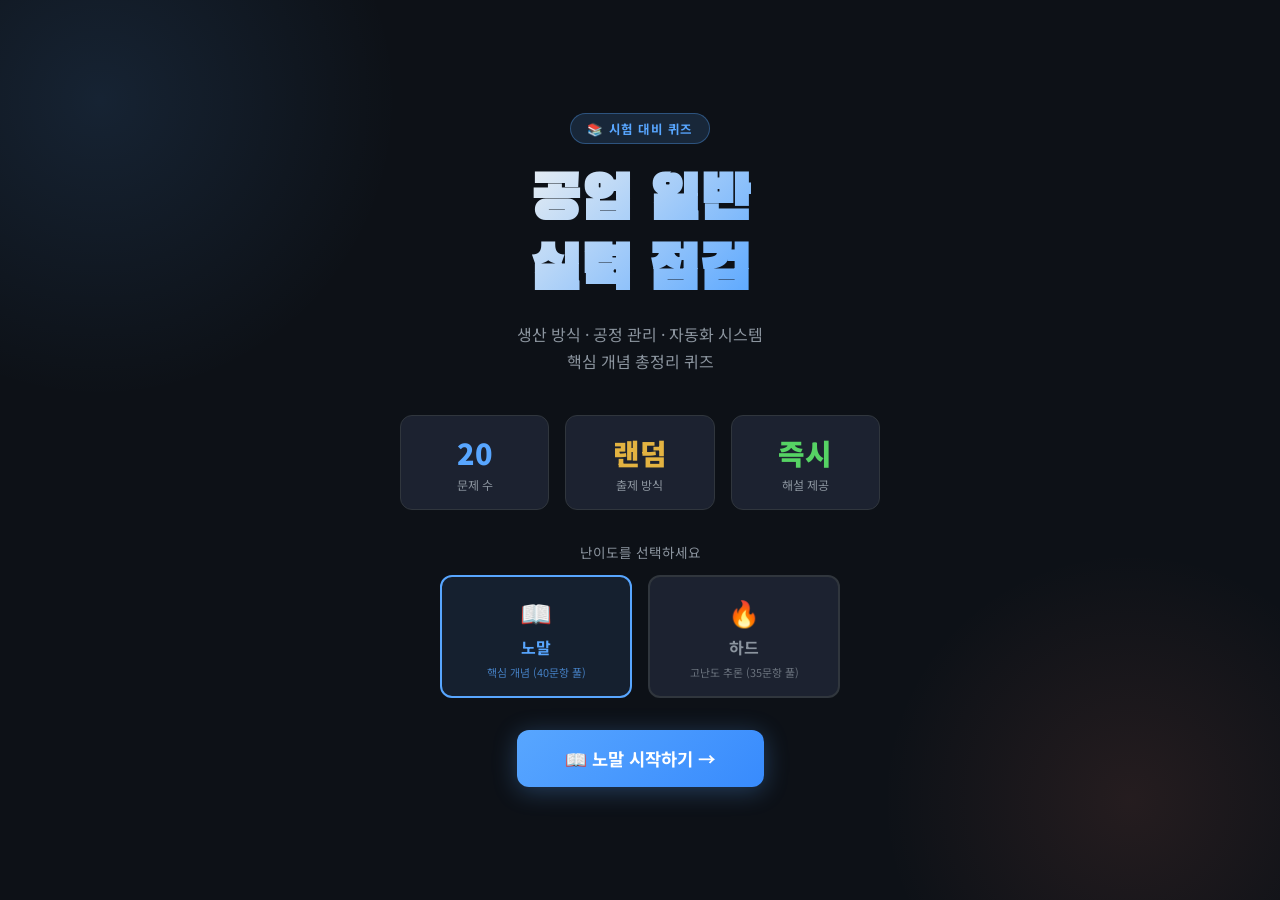
<file: 2026_2nd/index.html>
<!DOCTYPE html>
<html lang="ko">
<head>
<meta charset="UTF-8">
<meta name="viewport" content="width=device-width, initial-scale=1.0">
<title>공업 일반 시험 대비 퀴즈</title>
<link href="https://fonts.googleapis.com/css2?family=Noto+Sans+KR:wght@400;500;700;900&family=Black+Han+Sans&display=swap" rel="stylesheet">
<style>
  :root {
    --bg: #0d1117; --surface: #161b22; --card: #1c2230; --border: #30363d;
    --accent: #58a6ff; --accent2: #f78166; --accent3: #56d364; --text: #e6edf3;
    --text-muted: #8b949e; --correct: #1a4731; --correct-border: #56d364;
    --wrong: #4a1c1c; --wrong-border: #f85149; --yellow: #e3b341;
    --hard: #c678dd; --hard-bg: rgba(198,120,221,0.12); --hard-border: rgba(198,120,221,0.35);
  }
  * { box-sizing: border-box; margin: 0; padding: 0; }
  body { background: var(--bg); color: var(--text); font-family: 'Noto Sans KR', sans-serif; min-height: 100vh; }
  #start-screen { display: flex; flex-direction: column; align-items: center; justify-content: center; min-height: 100vh; padding: 2rem; position: relative; overflow: hidden; }
  #start-screen::before { content: ''; position: absolute; top: -200px; left: -200px; width: 600px; height: 600px; background: radial-gradient(circle, rgba(88,166,255,0.12) 0%, transparent 70%); pointer-events: none; }
  #start-screen::after { content: ''; position: absolute; bottom: -150px; right: -100px; width: 500px; height: 500px; background: radial-gradient(circle, rgba(247,129,102,0.10) 0%, transparent 70%); pointer-events: none; }
  .start-badge { background: rgba(88,166,255,0.15); border: 1px solid rgba(88,166,255,0.35); color: var(--accent); font-size: 0.78rem; font-weight: 700; letter-spacing: 0.12em; padding: 0.35rem 1rem; border-radius: 100px; margin-bottom: 1.5rem; text-transform: uppercase; }
  .start-title { font-family: 'Black Han Sans', sans-serif; font-size: clamp(2.2rem, 6vw, 3.8rem); text-align: center; line-height: 1.15; margin-bottom: 0.8rem; background: linear-gradient(135deg, #e6edf3 0%, #58a6ff 100%); -webkit-background-clip: text; -webkit-text-fill-color: transparent; background-clip: text; }
  .start-sub { color: var(--text-muted); font-size: 1rem; text-align: center; margin-bottom: 2.5rem; line-height: 1.7; }
  .info-grid { display: grid; grid-template-columns: repeat(3, 1fr); gap: 1rem; margin-bottom: 2rem; width: 100%; max-width: 480px; }
  .info-card { background: var(--card); border: 1px solid var(--border); border-radius: 12px; padding: 1rem; text-align: center; }
  .info-card .num { font-size: 1.8rem; font-weight: 900; color: var(--accent); display: block; }
  .info-card .lbl { font-size: 0.75rem; color: var(--text-muted); margin-top: 0.2rem; }
  .diff-select-label { font-size: 0.85rem; color: var(--text-muted); margin-bottom: 0.8rem; text-align: center; }
  .diff-buttons { display: flex; gap: 1rem; margin-bottom: 2rem; width: 100%; max-width: 400px; }
  .diff-btn { flex: 1; padding: 1rem 0.8rem; border-radius: 12px; border: 2px solid var(--border); background: var(--card); color: var(--text-muted); font-family: 'Noto Sans KR', sans-serif; font-size: 0.92rem; font-weight: 700; cursor: pointer; transition: all 0.2s; display: flex; flex-direction: column; align-items: center; gap: 0.3rem; }
  .diff-btn .diff-icon { font-size: 1.6rem; }
  .diff-btn .diff-name { font-size: 1rem; }
  .diff-btn .diff-desc { font-size: 0.68rem; font-weight: 400; opacity: 0.7; }
  .diff-btn.selected-normal { border-color: var(--accent); background: rgba(88,166,255,0.1); color: var(--accent); }
  .diff-btn.selected-hard { border-color: var(--hard); background: var(--hard-bg); color: var(--hard); }
  .btn-start { background: linear-gradient(135deg, #58a6ff, #388bfd); color: #fff; border: none; padding: 1rem 3rem; font-size: 1.1rem; font-weight: 700; font-family: 'Noto Sans KR', sans-serif; border-radius: 12px; cursor: pointer; transition: transform 0.15s, box-shadow 0.15s; box-shadow: 0 4px 24px rgba(88,166,255,0.3); }
  .btn-start:hover { transform: translateY(-2px); box-shadow: 0 8px 32px rgba(88,166,255,0.45); }
  .btn-start.hard-mode { background: linear-gradient(135deg, #c678dd, #9b59b6); box-shadow: 0 4px 24px rgba(198,120,221,0.3); }
  .btn-start.hard-mode:hover { box-shadow: 0 8px 32px rgba(198,120,221,0.45); }
  #quiz-screen { display: none; max-width: 720px; margin: 0 auto; padding: 2rem 1.5rem 5rem; }
  .quiz-header { display: flex; justify-content: space-between; align-items: center; margin-bottom: 1.5rem; }
  .quiz-counter { font-size: 0.85rem; color: var(--text-muted); font-weight: 700; letter-spacing: 0.05em; }
  .quiz-counter span { color: var(--accent); font-size: 1.1rem; }
  .score-badge { background: rgba(86,211,100,0.15); border: 1px solid rgba(86,211,100,0.3); color: var(--accent3); font-size: 0.8rem; font-weight: 700; padding: 0.3rem 0.8rem; border-radius: 100px; }
  .progress-bar-wrap { height: 4px; background: var(--border); border-radius: 99px; margin-bottom: 2rem; overflow: hidden; }
  .progress-bar-fill { height: 100%; background: linear-gradient(90deg, #58a6ff, #56d364); border-radius: 99px; transition: width 0.4s ease; }
  .progress-bar-fill.hard-fill { background: linear-gradient(90deg, #c678dd, #f78166); }
  .question-card { background: var(--card); border: 1px solid var(--border); border-radius: 16px; padding: 1.8rem; margin-bottom: 1.4rem; position: relative; overflow: hidden; }
  .question-card::before { content: ''; position: absolute; top: 0; left: 0; right: 0; height: 3px; background: linear-gradient(90deg, #58a6ff, #388bfd); }
  .question-card.hard-card::before { background: linear-gradient(90deg, #c678dd, #f78166); }
  .question-type { font-size: 0.72rem; font-weight: 700; letter-spacing: 0.1em; text-transform: uppercase; color: var(--accent); margin-bottom: 0.8rem; display: flex; align-items: center; gap: 0.4rem; flex-wrap: wrap; }
  .question-type::before { content: ''; display: inline-block; width: 6px; height: 6px; background: var(--accent); border-radius: 50%; }
  .question-card.hard-card .question-type { color: var(--hard); }
  .question-card.hard-card .question-type::before { background: var(--hard); }
  .hard-badge-inline { background: var(--hard-bg); border: 1px solid var(--hard-border); color: var(--hard); font-size: 0.68rem; padding: 0.1rem 0.5rem; border-radius: 100px; font-weight: 700; }
  .fmt-tag { background: rgba(88,166,255,0.12); border: 1px solid rgba(88,166,255,0.25); color: var(--accent); font-size: 0.68rem; padding: 0.1rem 0.5rem; border-radius: 100px; font-weight: 700; }
  .question-card.hard-card .fmt-tag { background: var(--hard-bg); border-color: var(--hard-border); color: var(--hard); }
  .question-text { font-size: 1.05rem; font-weight: 500; line-height: 1.7; color: var(--text); margin-top: 0.3rem; }
  .hq-box { background: rgba(255,255,255,0.03); border: 0.5px solid var(--border); border-radius: 10px; padding: 12px 14px; margin: 10px 0; font-size: 0.88rem; color: var(--text); line-height: 1.8; }
  .hq-box-title { font-size: 0.72rem; font-weight: 700; color: var(--text-muted); margin-bottom: 6px; letter-spacing: 0.05em; text-transform: uppercase; }
  .hq-underline { display: inline; border-bottom: 2px solid #f85149; color: var(--text); font-weight: 600; }
  .hq-arrow-flow { display: flex; flex-wrap: wrap; align-items: center; gap: 6px; margin: 10px 0; font-size: 0.85rem; }
  .hq-flow-box { background: rgba(255,255,255,0.05); border: 0.5px solid var(--border); border-radius: 8px; padding: 6px 12px; color: var(--text); white-space: nowrap; font-size: 0.82rem; line-height: 1.4; text-align: center; }
  .hq-flow-blank { background: rgba(198,120,221,0.12); border: 0.5px solid rgba(198,120,221,0.4); border-radius: 8px; padding: 6px 14px; color: var(--hard); font-weight: 700; white-space: nowrap; font-size: 0.82rem; }
  .hq-flow-arrow { color: var(--text-muted); font-size: 1rem; }
  .hq-two-col { display: grid; grid-template-columns: 1fr 1fr; gap: 8px; margin: 10px 0; }
  .hq-col-card { background: rgba(255,255,255,0.03); border: 0.5px solid var(--border); border-radius: 8px; padding: 10px 12px; font-size: 0.82rem; color: var(--text); line-height: 1.7; }
  .hq-col-label { font-size: 0.7rem; font-weight: 700; color: var(--text-muted); margin-bottom: 4px; }
  .hq-table-wrap { overflow-x: auto; margin: 10px 0; }
  .hq-table { width: 100%; border-collapse: collapse; font-size: 0.82rem; }
  .hq-table th { background: rgba(255,255,255,0.04); color: var(--text-muted); font-weight: 600; padding: 7px 10px; text-align: left; border-bottom: 0.5px solid var(--border); }
  .hq-table td { padding: 7px 10px; border-bottom: 0.5px solid rgba(255,255,255,0.05); color: var(--text); vertical-align: top; line-height: 1.5; }
  .hq-glyph-row { display: flex; gap: 10px; flex-wrap: wrap; margin: 8px 0; }
  .hq-glyph { background: rgba(255,255,255,0.04); border: 0.5px solid var(--border); border-radius: 8px; padding: 8px 12px; font-size: 0.82rem; display: flex; align-items: center; gap: 6px; }
  .hq-glyph .sym { font-size: 1.1rem; font-weight: 700; color: var(--accent); width: 20px; text-align: center; }
  .choices { display: flex; flex-direction: column; gap: 0.75rem; margin-bottom: 1.4rem; }
  .choice-btn { background: var(--surface); border: 1.5px solid var(--border); color: var(--text); padding: 0.9rem 1.2rem; border-radius: 10px; text-align: left; font-size: 0.93rem; font-family: 'Noto Sans KR', sans-serif; cursor: pointer; transition: all 0.15s; display: flex; align-items: flex-start; gap: 0.8rem; line-height: 1.5; }
  .choice-btn:hover:not(:disabled) { border-color: var(--accent); background: rgba(88,166,255,0.08); transform: translateX(3px); }
  .hard-mode-active .choice-btn:hover:not(:disabled) { border-color: var(--hard); background: var(--hard-bg); }
  .choice-btn .choice-num { min-width: 24px; height: 24px; border-radius: 6px; background: var(--border); color: var(--text-muted); display: flex; align-items: center; justify-content: center; font-size: 0.78rem; font-weight: 700; flex-shrink: 0; margin-top: 1px; transition: all 0.15s; }
  .choice-btn:hover:not(:disabled) .choice-num { background: var(--accent); color: #fff; }
  .hard-mode-active .choice-btn:hover:not(:disabled) .choice-num { background: var(--hard); color: #fff; }
  .choice-btn.correct { background: var(--correct); border-color: var(--correct-border); color: #fff; }
  .choice-btn.correct .choice-num { background: var(--correct-border); color: #fff; }
  .choice-btn.wrong { background: var(--wrong); border-color: var(--wrong-border); color: #fff; }
  .choice-btn.wrong .choice-num { background: var(--wrong-border); color: #fff; }
  .choice-btn:disabled { cursor: default; }
  .explanation { display: none; background: rgba(88,166,255,0.06); border: 1px solid rgba(88,166,255,0.2); border-radius: 10px; padding: 1rem 1.2rem; font-size: 0.88rem; color: #a8c9f7; line-height: 1.7; margin-bottom: 1.4rem; }
  .explanation .ex-label { font-weight: 700; color: var(--accent); margin-bottom: 0.3rem; display: block; font-size: 0.78rem; letter-spacing: 0.08em; text-transform: uppercase; }
  .short-answer-wrap { display: flex; gap: 0.7rem; margin-bottom: 1.4rem; flex-direction: column; }
  .short-input-row { display: flex; gap: 0.7rem; }
  .short-input { flex: 1; background: var(--surface); border: 1.5px solid var(--border); color: var(--text); padding: 0.85rem 1rem; border-radius: 10px; font-size: 0.95rem; font-family: 'Noto Sans KR', sans-serif; outline: none; transition: border-color 0.15s; }
  .short-input:focus { border-color: var(--accent); }
  .short-input.correct { border-color: var(--correct-border); background: var(--correct); }
  .short-input.wrong { border-color: var(--wrong-border); background: var(--wrong); }
  .btn-submit { background: var(--accent); color: #fff; border: none; padding: 0.85rem 1.4rem; border-radius: 10px; font-size: 0.9rem; font-weight: 700; font-family: 'Noto Sans KR', sans-serif; cursor: pointer; transition: opacity 0.15s; white-space: nowrap; }
  .btn-submit:hover { opacity: 0.85; } .btn-submit:disabled { opacity: 0.4; cursor: default; }
  .sa-hint { font-size: 0.82rem; color: var(--text-muted); padding: 0 0.2rem; }
  .sa-hint.correct-hint { color: var(--accent3); font-weight: 700; }
  .sa-hint.wrong-hint { color: var(--accent2); }
  .btn-next { width: 100%; background: linear-gradient(135deg, #58a6ff, #388bfd); color: #fff; border: none; padding: 1rem; border-radius: 12px; font-size: 1rem; font-weight: 700; font-family: 'Noto Sans KR', sans-serif; cursor: pointer; transition: transform 0.15s, opacity 0.15s; display: none; }
  .btn-next.hard-next { background: linear-gradient(135deg, #c678dd, #9b59b6); }
  .btn-next:hover { opacity: 0.9; transform: translateY(-1px); }
  #result-screen { display: none; max-width: 600px; margin: 0 auto; padding: 3rem 1.5rem; text-align: center; min-height: 100vh; justify-content: center; flex-direction: column; align-items: center; }
  .result-emoji { font-size: 5rem; margin-bottom: 1rem; display: block; animation: bounce 0.5s ease; }
  @keyframes bounce { 0%{transform:scale(0.5);opacity:0} 70%{transform:scale(1.15)} 100%{transform:scale(1);opacity:1} }
  .result-title { font-family: 'Black Han Sans', sans-serif; font-size: 2.2rem; margin-bottom: 0.5rem; }
  .result-score { font-size: 3.5rem; font-weight: 900; margin: 1rem 0; }
  .result-score .score-num { color: var(--accent); }
  .result-score .score-num.hard-score { color: var(--hard); }
  .result-diff-badge { display: inline-block; padding: 0.3rem 1rem; border-radius: 100px; font-size: 0.8rem; font-weight: 700; margin-bottom: 0.5rem; }
  .result-diff-badge.normal { background: rgba(88,166,255,0.15); border: 1px solid rgba(88,166,255,0.3); color: var(--accent); }
  .result-diff-badge.hard { background: var(--hard-bg); border: 1px solid var(--hard-border); color: var(--hard); }
  .result-detail { color: var(--text-muted); margin-bottom: 2rem; font-size: 0.95rem; line-height: 1.7; white-space: pre-line; }
  .result-bars { width: 100%; max-width: 400px; margin: 0 auto 2rem; display: flex; flex-direction: column; gap: 0.8rem; }
  .result-bar-row { display: flex; align-items: center; gap: 0.8rem; font-size: 0.85rem; }
  .result-bar-label { width: 50px; text-align: right; color: var(--text-muted); flex-shrink: 0; }
  .result-bar-track { flex: 1; height: 10px; background: var(--border); border-radius: 99px; overflow: hidden; }
  .result-bar-fill-correct { height: 100%; background: var(--accent3); border-radius: 99px; transition: width 1s ease; }
  .result-bar-fill-wrong { height: 100%; background: var(--accent2); border-radius: 99px; transition: width 1s ease; }
  .result-bar-count { width: 30px; font-weight: 700; }
  .result-buttons { display: flex; gap: 0.7rem; width: 100%; max-width: 400px; flex-wrap: wrap; }
  .btn-r { flex: 1; min-width: 100px; border: none; padding: 0.85rem 0.5rem; border-radius: 12px; font-size: 0.88rem; font-weight: 700; font-family: 'Noto Sans KR', sans-serif; cursor: pointer; transition: opacity 0.15s; }
  .btn-r:hover { opacity: 0.85; }
  .btn-r.normal { background: linear-gradient(135deg, #58a6ff, #388bfd); color: #fff; }
  .btn-r.hard-btn { background: linear-gradient(135deg, #c678dd, #9b59b6); color: #fff; }
  .btn-r.home { background: var(--card); color: var(--text); border: 1.5px solid var(--border); }
  .btn-r.home:hover { border-color: var(--accent); }
  @media(max-width:600px){
    .info-grid{grid-template-columns:repeat(3,1fr);gap:0.6rem}
    .question-text{font-size:0.95rem}
    .choice-btn{font-size:0.85rem;padding:0.75rem 0.9rem}
    .hq-two-col{grid-template-columns:1fr}
    .diff-buttons{gap:0.6rem}
  }
</style>
</head>
<body>

<div id="start-screen">
  <div class="start-badge">📚 시험 대비 퀴즈</div>
  <h1 class="start-title">공업 일반<br>실력 점검</h1>
  <p class="start-sub">생산 방식 · 공정 관리 · 자동화 시스템<br>핵심 개념 총정리 퀴즈</p>
  <div class="info-grid">
    <div class="info-card"><span class="num">20</span><div class="lbl">문제 수</div></div>
    <div class="info-card"><span class="num" style="color:var(--yellow)">랜덤</span><div class="lbl">출제 방식</div></div>
    <div class="info-card"><span class="num" style="color:var(--accent3)">즉시</span><div class="lbl">해설 제공</div></div>
  </div>
  <p class="diff-select-label">난이도를 선택하세요</p>
  <div class="diff-buttons">
    <button class="diff-btn selected-normal" id="btn-diff-normal" onclick="selectDiff('normal')">
      <span class="diff-icon">📖</span><span class="diff-name">노말</span><span class="diff-desc">핵심 개념 (40문항 풀)</span>
    </button>
    <button class="diff-btn" id="btn-diff-hard" onclick="selectDiff('hard')">
      <span class="diff-icon">🔥</span><span class="diff-name">하드</span><span class="diff-desc">고난도 추론 (35문항 풀)</span>
    </button>
  </div>
  <button class="btn-start" id="btn-start-main" onclick="startQuiz()">노말 시작하기 →</button>
</div>

<div id="quiz-screen">
  <div class="quiz-header">
    <div class="quiz-counter">문제 <span id="cur-q">1</span> / 20</div>
    <div class="score-badge">점수: <span id="live-score">0</span>점</div>
  </div>
  <div class="progress-bar-wrap"><div class="progress-bar-fill" id="progress-fill" style="width:5%"></div></div>
  <div class="question-card" id="q-card">
    <div class="question-type" id="q-type">객관식</div>
    <div class="question-text" id="q-text"></div>
    <div id="q-html-content"></div>
  </div>
  <div id="choices-area"></div>
  <div class="explanation" id="explanation"><span class="ex-label">💡 해설</span><span id="exp-text"></span></div>
  <button class="btn-next" id="btn-next" onclick="nextQuestion()">다음 문제 →</button>
</div>

<div id="result-screen">
  <span class="result-emoji" id="result-emoji">🎉</span>
  <div class="result-diff-badge normal" id="result-diff-badge">노말 모드</div>
  <h2 class="result-title" id="result-title">수고했어요!</h2>
  <div class="result-score"><span class="score-num" id="result-score-num">0</span> <span style="font-size:1.5rem;color:var(--text-muted)">/ 20</span></div>
  <p class="result-detail" id="result-detail"></p>
  <div class="result-bars">
    <div class="result-bar-row">
      <span class="result-bar-label" style="color:var(--accent3)">정답</span>
      <div class="result-bar-track"><div class="result-bar-fill-correct" id="bar-correct" style="width:0%"></div></div>
      <span class="result-bar-count" style="color:var(--accent3)" id="cnt-correct">0</span>
    </div>
    <div class="result-bar-row">
      <span class="result-bar-label" style="color:var(--accent2)">오답</span>
      <div class="result-bar-track"><div class="result-bar-fill-wrong" id="bar-wrong" style="width:0%"></div></div>
      <span class="result-bar-count" style="color:var(--accent2)" id="cnt-wrong">0</span>
    </div>
  </div>
  <div class="result-buttons">
    <button class="btn-r normal" onclick="startQuiz('normal')">📖 노말</button>
    <button class="btn-r hard-btn" onclick="startQuiz('hard')">🔥 하드</button>
    <button class="btn-r home" onclick="goHome()">🏠 처음</button>
  </div>
</div>

<script>
// ════════════════════════════════════════════════
// 유틸
// ════════════════════════════════════════════════
function shuffle(arr){const a=[...arr];for(let i=a.length-1;i>0;i--){const j=Math.floor(Math.random()*(i+1));[a[i],a[j]]=[a[j],a[i]]}return a;}

// ── 수정된 pickMC ──
// 버그 수정: choices가 4개 초과일 때 셔플 없이 원본 반환하던 문제 제거
// 항상 정답 1개 + 오답 3개를 뽑아 셔플하여 4개 보기로 출력
function pickMC(choices, answerIdx, noShuffle) {
  if (noShuffle) return { shuffledChoices: choices, newAnswerIdx: answerIdx };
  const correct = choices[answerIdx];
  const wrong = shuffle(choices.filter((_, i) => i !== answerIdx)).slice(0, 3);
  const pool = shuffle([correct, ...wrong]);
  return { shuffledChoices: pool, newAnswerIdx: pool.indexOf(correct) };
}

function checkSA(input, answers){
  const norm = s => s.replace(/\s/g,'').toLowerCase();
  return answers.some(a => norm(a) === norm(input));
}

const LABELS4 = ['①','②','③','④'];
const LABELS5 = ['①','②','③','④','⑤'];

// ════════════════════════════════════════════════
// 노말 문제 40문항
// ════════════════════════════════════════════════
const NORMAL_QUESTIONS = [
  {type:'mc',q:'주문 생산에 대한 설명으로 옳은 것은?',
  choices:['고객의 주문에 따라 생산이 이루어지는 방식이다','시장의 수요를 예측하여 동일한 제품을 대량으로 생산하는 방식이다','구두, 운동화, 양말 등이 대표적인 예이다','자동화된 전용 설비를 이용하여 생산한다','자재의 대량 구매로 생산 원가를 낮게 유지한다','소품종 대량 생산에 최적화된 방식이다'],
  answer:0,exp:'주문 생산(수주 생산)은 고객의 주문에 따라 생산이 이루어지는 방식으로, 선박·항공기·건물 등이 대표적입니다.'},

  {type:'mc',q:'계획 생산의 특징으로 옳지 않은 것은?',
  choices:['제품 종류가 다양하고 가격이 비쌈','시장 수요를 예측하여 동일 제품을 대량 생산','자동화된 전용 설비를 이용하여 생산','자재를 대량 구매하여 생산 원가 절감','구두, 운동화, 셔츠 등이 대표적인 예','기성품으로 판매됨'],
  answer:0,exp:'제품 종류가 다양하고 가격이 비싼 것은 주문 생산의 특징입니다. 계획 생산은 동일 제품의 대량 생산으로 원가를 낮추는 방식입니다.'},

  {type:'mc',q:'주문 생산의 대표적인 제품으로 옳은 것은?',
  choices:['선박, 항공기, 건물','구두, 운동화, 양말','셔츠, 장갑, 모자','라면, 과자, 음료','볼펜, 노트, 지우개','타이어, 벽돌, 시멘트'],
  answer:0,exp:'선박·항공기·건물은 고객의 주문에 따라 각각 다르게 제작되는 주문 생산(수주 생산)의 대표 사례입니다.'},

  {type:'mc',q:'계획 생산의 예로 가장 적절한 것은?',
  choices:['구두, 운동화, 셔츠, 양말, 장갑','선박, 항공기, 건물','특수 제작 의족, 맞춤 정장','고객 주문 가구, 맞춤 주방','특수 제작 산업용 로봇','주문 설계 교량'],
  answer:0,exp:'구두·운동화·셔츠·양말·장갑은 시장 수요를 예측하여 동일 제품을 대량 생산하는 계획 생산(예측 생산)의 대표 예입니다.'},

  {type:'mc',q:'생산 관리의 정의로 가장 올바른 것은?',
  choices:['원자재가 공장에 들어와 완제품이 되어 나갈 때까지의 전체 흐름을 관리하는 활동','기업의 재무 상태를 파악하고 자금을 조달·운용하는 활동','소비자에게 제품을 판매하고 홍보하는 마케팅 활동','기업 내 인재를 채용·교육·평가하는 인사 활동','연구개발을 통해 새로운 제품을 설계하는 활동','공급자와의 협상을 통해 원자재를 구매하는 활동'],
  answer:0,exp:'생산 관리는 원자재가 공장에 들어와 완제품이 되어 나갈 때까지의 전체 흐름(생산 계획·공정·품질·원가 등)을 관리하는 활동입니다.'},

  {type:'mc',q:'생산 관리의 목표 4가지에 해당하지 않는 것은?',
  choices:['광고 및 판매 촉진','원가 절감','품질 및 생산성 향상','납기 준수','유연성 확보','효율적 자원 활용'],
  answer:0,exp:'생산 관리의 4대 목표는 원가 절감, 품질 및 생산성 향상, 납기 준수, 유연성 확보입니다. 광고·판매 촉진은 마케팅의 목표입니다.'},

  {type:'mc',q:'생산 관리의 목표 중 "유연성(Flexibility)"이 중요한 이유로 가장 적절한 것은?',
  choices:['소비자 요구가 다양해지고 시장 변화가 빨라 수요 변동에 따라 생산 수량을 빠르게 조절해야 하기 때문이다','생산 원가를 최소화하여 가격 경쟁력을 확보해야 하기 때문이다','납품 기한을 정확히 지켜 고객 신뢰를 유지해야 하기 때문이다','제품의 불량률을 줄여 품질을 향상시켜야 하기 때문이다','공장 자동화를 통해 인건비를 절감해야 하기 때문이다','대량 생산으로 단위 생산 원가를 낮춰야 하기 때문이다'],
  answer:0,exp:'유연성은 소비자 요구의 다양화와 시장 변화 속도에 대응하여 수요 변동에 따라 생산 수량을 빠르게 조절할 수 있는 능력을 의미합니다.'},

  {type:'mc',q:'생산 관리의 합리화 원칙 3S에 해당하지 않는 것은?',
  choices:['소형화(Smallification)','표준화(Standardization)','전문화(Specialization)','단순화(Simplification)','표준화 원칙','전문화 원칙'],
  answer:0,exp:'생산 관리의 합리화 원칙 3S는 표준화(Standardization), 전문화(Specialization), 단순화(Simplification)입니다. 소형화는 해당하지 않습니다.'},

  {type:'mc',q:'생산 관리 합리화 원칙 중 "표준화(Standardization)"의 정의로 옳은 것은?',
  choices:['제품의 크기, 형태, 품질 등을 일정한 기준에 맞추어 통일하는 원칙','불필요한 품목을 줄여 가짓수를 단순하게 만드는 활동','작업자의 전문성 향상으로 생산 능률을 높이는 원칙','컨베이어 시스템을 통해 대량 생산을 실현하는 방법','여러 종류의 제품을 소량씩 생산하는 방식','필요한 만큼만 생산하여 재고를 최소화하는 원칙'],
  answer:0,exp:'표준화는 제품의 크기·형태·품질 등을 일정한 기준에 맞추어 통일하는 원칙입니다. 이를 통해 부품 호환성과 생산 효율이 높아집니다.'},

  {type:'mc',q:'생산 관리 합리화 원칙 중 "단순화(Simplification)"의 정의로 옳은 것은?',
  choices:['불필요한 품목을 줄여 가짓수를 단순하게 만드는 활동','제품의 크기, 형태, 품질을 일정 기준에 맞추어 통일하는 원칙','작업자의 전문성을 향상시켜 생산 능률을 높이는 원칙','이동 조립법으로 대량 생산의 기틀을 마련하는 활동','기업 전체의 자원을 통합 관리하는 시스템','생산에 필요한 원자재를 유리한 조건으로 확보하는 활동'],
  answer:0,exp:'단순화는 불필요한 품목을 줄여 제품·부품·공정의 가짓수를 단순하게 만드는 활동입니다. 관리 효율과 생산성이 향상됩니다.'},

  {type:'mc',q:'생산 관리 3S 중 "전문화(Specialization)"의 특징으로 옳지 않은 것은?',
  choices:['동일 동작 반복으로 작업 피로도가 낮아진다','작업의 단순화로 숙련 기간이 단축된다','작업 도구 및 방법의 개선이 쉬워진다','개별 작업자의 업무 책임 한계가 명확해진다','생산 능률 향상으로 비용 절감 효과가 있다','안전도를 높이는 효과가 있다'],
  answer:0,exp:'전문화에서 동일 동작의 반복은 오히려 높은 작업 피로도를 유발하는 단점입니다. 나머지는 전문화의 장점에 해당합니다.'},

  {type:'mc',q:'포드 시스템(Ford System)의 핵심 특징으로 옳은 것은?',
  choices:['이동 조립법(컨베이어 시스템)으로 대량 생산의 기틀을 마련한 생산 시스템','필요한 때 필요한 만큼만 생산하여 재고를 최소화하는 시스템','기업 전체의 인적·물적 자원을 통합 관리하는 시스템','컴퓨터를 이용하여 제품 설계를 수행하는 시스템','자동화 기기로 생산성과 유연성을 높이는 생산 공정 시스템','제품 설계부터 판매까지 모든 정보를 유기적으로 연결하는 기술'],
  answer:0,exp:'포드 시스템은 이동 조립법(컨베이어 시스템)을 활용하여 대량 생산의 기틀을 마련한 생산 시스템입니다.'},

  {type:'mc',q:'포드 시스템에서 적용한 생산 관리 3S의 내용으로 옳은 것은?',
  choices:['제품의 단순화, 부품의 표준화, 공정의 전문화','제품의 표준화, 부품의 단순화, 공정의 자동화','제품의 전문화, 부품의 단순화, 공정의 표준화','제품의 자동화, 부품의 전문화, 공정의 단순화','제품의 단순화, 부품의 자동화, 공정의 표준화','제품의 표준화, 부품의 전문화, 공정의 단순화'],
  answer:0,exp:'포드 시스템의 3S는 제품의 단순화, 부품의 표준화, 공정의 전문화입니다. 이를 통해 대량 생산이 가능해졌습니다.'},

  {type:'mc',q:'적시 생산 방식(JIT: Just In Time)의 핵심 원리로 옳은 것은?',
  choices:['필요한 때 필요한 만큼 생산하여 낭비 요소를 제거하고 재고를 최소화하는 방식','대량 생산으로 단위 원가를 낮추고 재고를 최대화하여 공급 안정성을 확보하는 방식','컴퓨터 시스템으로 생산 전 과정을 자동화하여 무인 생산을 실현하는 방식','기업의 인적·물적 자원을 통합하여 실시간으로 관리하는 방식','설계 데이터를 바탕으로 컴퓨터를 이용해 제조 및 가공을 수행하는 방식','생산 라인에 이동 조립법을 도입하여 대량 생산의 기틀을 마련하는 방식'],
  answer:0,exp:'JIT(적시 생산 방식)는 필요한 때 필요한 만큼만 생산하여 낭비 요소를 제거하고 재고를 최소화하는 방식으로, 토요타 시스템이라고도 합니다.'},

  {type:'mc',q:'JIT(적시 생산 방식)와 관련된 설명으로 옳지 않은 것은?',
  choices:['대규모 창고 시설을 갖추어 재고를 최대한 많이 확보한다','필요한 만큼만 생산하는 것을 목표로 한다','낭비 요소의 제거를 핵심 원리로 한다','재고를 최소화하여 관리 비용을 절감한다','토요타 시스템이라고도 불린다','협력 업체와의 긴밀한 협력이 필요하다'],
  answer:0,exp:'JIT는 재고를 최소화하는 방식이므로 대규모 창고 시설을 갖추어 재고를 많이 확보하는 것은 JIT와 반대 개념입니다.'},

  {type:'mc',q:'ERP(전사적 자원 관리 시스템)에 대한 설명으로 옳은 것은?',
  choices:['기업 내의 모든 경영 활동 과정을 통합 관리하고 정보를 공유하는 시스템','컴퓨터를 이용하여 제품의 설계를 수행하는 시스템','설계 데이터를 바탕으로 컴퓨터를 이용해 제조 및 가공을 수행하는 시스템','자동화 기기로 생산성과 유연성을 높이는 생산 공정 시스템','제품 설계부터 판매까지 모든 정보를 유기적으로 연결하는 제조 시스템','필요한 때 필요한 만큼만 생산하여 재고를 최소화하는 시스템'],
  answer:0,exp:'ERP(Enterprise Resource Planning, 전사적 자원 관리 시스템)는 기업 내 모든 경영 활동(인적·물적 자원)을 통합 관리하고 정보를 공유하는 시스템입니다.'},

  {type:'sa',q:'기업 전체의 인적, 물적 자원을 통합하여 관리하는 전사적 자원 관리 시스템의 영문 약어를 쓰시오.',
  answers:['ERP','erp'],exp:'ERP(Enterprise Resource Planning)는 기업의 인적·물적 자원을 통합하여 관리하는 전사적 자원 관리 시스템입니다.'},

  {type:'mc',q:'CAD에 대한 설명으로 옳은 것은?',
  choices:['컴퓨터를 이용하여 제품의 설계를 수행하는 시스템','설계 데이터를 바탕으로 컴퓨터를 이용해 제조 및 가공을 수행하는 시스템','자동화 기기로 생산성과 유연성을 높이는 생산 공정 시스템','제품 설계부터 판매까지 모든 정보를 유기적으로 연결하는 시스템','기업 전체의 자원을 통합하여 관리하는 시스템','인간의 팔과 유사한 기능을 하는 자동화 장치'],
  answer:0,exp:'CAD(Computer Aided Design)는 컴퓨터를 이용하여 제품의 설계를 수행하는 시스템입니다.'},

  {type:'mc',q:'CAM에 대한 설명으로 옳은 것은?',
  choices:['설계 데이터를 바탕으로 컴퓨터를 이용해 제조 및 가공을 수행하는 시스템','컴퓨터를 이용하여 제품의 설계를 수행하는 시스템','자동화 기기로 생산성과 유연성을 높이는 생산 공정 시스템','기업 전체의 자원을 통합하여 관리하는 시스템','필요한 때 필요한 만큼만 생산하여 재고를 최소화하는 시스템','제품 설계부터 판매까지 모든 정보를 유기적으로 연결하는 시스템'],
  answer:0,exp:'CAM(Computer Aided Manufacturing)은 CAD의 설계 데이터를 바탕으로 컴퓨터를 이용해 실제 제조 및 가공을 수행하는 시스템입니다.'},

  {type:'mc',q:'FMS(유연 생산 시스템)에 대한 설명으로 옳은 것은?',
  choices:['자동화 기기와 이를 이용하여 생산성과 유연성을 높이도록 설계된 생산 공정 시스템','컴퓨터를 이용하여 제품의 설계를 수행하는 시스템','기업 내 모든 경영 활동을 통합 관리하고 정보를 공유하는 시스템','제품 설계부터 판매까지 모든 정보를 유기적으로 연결하는 기술','설계 데이터를 바탕으로 컴퓨터를 이용해 제조 및 가공을 수행하는 시스템','정해진 경로로 공장 내에서 부품이나 재료를 이동하는 장치'],
  answer:0,exp:'FMS(Flexible Manufacturing System, 유연 생산 시스템)는 로봇과 자동화 설비를 결합하여 생산성과 유연성을 극대화하도록 설계된 생산 공정 시스템입니다.'},

  {type:'mc',q:'CIM(컴퓨터 통합 제조)에 대한 설명으로 옳은 것은?',
  choices:['제품 설계부터 판매까지의 모든 정보를 유기적으로 연결하여 인력과 시간을 줄이는 시스템','컴퓨터를 이용하여 제품의 설계만을 수행하는 시스템','설계 데이터로 제조 및 가공만을 수행하는 시스템','기업 전체의 자원을 통합 관리하는 회계 시스템','필요한 만큼만 생산하여 재고를 최소화하는 시스템','이동 조립법으로 대량 생산의 기틀을 마련한 시스템'],
  answer:0,exp:'CIM(Computer Integrated Manufacturing)은 제품 설계부터 판매까지 모든 정보를 유기적으로 연결하여 인력과 시간을 절감하는 무인화 지향 통합 제조 기술입니다.'},

  {type:'sa',q:'컴퓨터를 이용하여 제품의 설계를 수행하는 시스템의 영문 약어를 쓰시오.',
  answers:['CAD','cad'],exp:'CAD(Computer Aided Design)는 컴퓨터를 이용하여 제품의 설계를 수행하는 시스템입니다.'},

  {type:'sa',q:'적시 생산 방식(JIT)을 처음 도입한 기업의 이름을 딴 별칭으로, JIT를 무엇이라고도 부르는가?',
  answers:['토요타 시스템','Toyota 시스템','도요타 시스템'],exp:'JIT는 일본의 토요타 자동차가 개발·도입한 생산 방식으로 "토요타 시스템"이라고도 불립니다.'},

  {type:'mc',q:'공정 기호 중 "○(원)"이 의미하는 것은?',
  choices:['원재료의 모양이나 성질을 변화시키는 가공(작업)','작업물의 품질이나 수량을 확인하는 검사','작업자의 위치 이동(운반)','작업물의 저장','다음 작업을 위해 대기(정체)','작업 완료 후 출하'],
  answer:0,exp:'공정 기호에서 ○(원)은 원재료의 모양이나 성질을 변화시키는 가공(작업) 단계를 나타냅니다.'},

  {type:'mc',q:'공정 기호 중 "□(사각형)"이 의미하는 것은?',
  choices:['작업물의 품질이나 수량을 확인하는 검사','원재료의 모양이나 성질을 변화시키는 가공','작업자의 위치 이동(운반)','작업물의 저장','다음 작업을 위해 대기(정체)','완성된 제품의 포장'],
  answer:0,exp:'공정 기호에서 □(사각형)은 작업물의 품질이나 수량을 확인하는 검사 단계를 나타냅니다.'},

  {type:'mc',q:'공정 기호 중 "▽(역삼각형)"이 의미하는 것은?',
  choices:['작업물의 저장','원재료의 가공','작업물의 검사','작업자의 운반','다음 작업을 위한 대기','제품의 출하'],
  answer:0,exp:'공정 기호에서 ▽(역삼각형)은 작업물의 저장을 나타냅니다.'},

  {type:'mc',q:'공정 기호 중 "D(대문자 D 모양)"가 의미하는 것은?',
  choices:['다음 작업을 위해 대기(정체)','원재료의 가공','작업물의 검사','작업자의 운반','작업물의 저장','제품의 입고'],
  answer:0,exp:'공정 기호에서 D는 다음 작업을 위한 대기(정체) 단계를 나타냅니다.'},

  {type:'mc',q:'공정 기호 중 "→(화살표)"가 의미하는 것은?',
  choices:['작업자의 위치 이동(운반)','원재료의 가공','작업물의 검사','작업물의 저장','다음 작업을 위한 대기','제품의 완성'],
  answer:0,exp:'공정 기호에서 →(화살표)는 작업자 또는 작업물의 위치 이동, 즉 운반을 나타냅니다.'},

  {type:'mc',q:'산업용 로봇에 대한 설명으로 옳은 것은?',
  choices:['인간의 팔과 유사한 기능을 하며 위험한 작업 환경에서 주로 사용되는 장치','정해진 경로를 따라 공장 내에서 부품이나 재료를 이동하는 장치','제품 설계부터 판매까지 모든 정보를 유기적으로 연결하는 시스템','생산 라인의 불량품을 자동으로 감지하고 분류하는 장치','기업의 인적·물적 자원을 통합하여 관리하는 시스템','자동화 기기로 생산성과 유연성을 높이는 생산 공정 시스템'],
  answer:0,exp:'산업용 로봇은 인간의 팔과 유사한 기능을 하는 자동화 장치로, 고온·위험·반복 작업 환경에서 주로 활용됩니다.'},

  {type:'mc',q:'수직 관절형 로봇의 특징으로 옳은 것은?',
  choices:['모든 방향을 자유롭게 움직이면서 작업할 수 있어 용도가 다양하다','가로, 세로, 높이 3차원 공간에서 직선 이동만 가능하다','허리처럼 회전하며 원통 형태의 작업 영역을 가진다','팔이 대포 포신처럼 움직이며 점용접 등에 활용된다','정해진 경로를 따라 공장 내 부품을 이동하는 장치이다','인간의 팔과 달리 수평 방향 이동만 가능하다'],
  answer:0,exp:'수직 관절형 로봇은 모든 방향을 자유롭게 움직일 수 있어 용도가 가장 다양한 로봇입니다. 작업 영역이 구(球) 형태로 표현됩니다.'},

  {type:'mc',q:'직각 좌표형 로봇의 특징으로 옳은 것은?',
  choices:['가로, 세로, 높이의 3차원 공간 내에서 직선 방향으로 작업이 가능하다','모든 방향을 자유롭게 움직이며 용도가 가장 다양하다','허리처럼 회전하며 원통 형태의 작업 영역을 가진다','팔이 대포 포신처럼 움직이며 점용접 등에 활용된다','구 형태의 작업 영역을 가져 사각 방향 작업에 유리하다','정해진 경로를 따라 공장 내 부품을 운반하는 장치이다'],
  answer:0,exp:'직각 좌표형 로봇은 가로·세로·높이(X·Y·Z축)의 3차원 공간에서 직선 이동으로 작업합니다. 작업 영역은 직육면체 형태입니다.'},

  {type:'mc',q:'극 좌표형 로봇에 대한 설명으로 옳은 것은?',
  choices:['팔이 대포의 포신처럼 움직이며 동작 영역이 넓어 점용접 등에 이용된다','가로, 세로, 높이 3차원 직선 이동이 가능한 로봇이다','모든 방향을 자유롭게 움직이며 용도가 다양한 로봇이다','허리처럼 회전하며 원통 형태의 작업 영역을 가진 로봇이다','정해진 경로를 따라 공장 내 부품을 이동하는 장치이다','구 형태 작업 영역으로 조립 작업에 주로 활용된다'],
  answer:0,exp:'극 좌표형 로봇은 팔이 대포의 포신처럼 움직이며 동작 영역이 넓어 사각 방향 작업에 유리하고 점용접 등에 활용됩니다.'},

  {type:'mc',q:'공장 자동화(FA)에서 무인 운반차(AGV)의 주요 역할로 옳은 것은?',
  choices:['정해진 경로를 따라 공장 내에서 부품이나 재료를 자동으로 이동하는 역할','위험한 작업 환경에서 인간의 팔과 유사한 동작으로 가공 작업을 수행하는 역할','제품 설계부터 판매까지 모든 정보를 통합 관리하는 역할','생산 계획에 맞춰 자재를 자동으로 주문·발주하는 역할','제품의 불량 여부를 감지하고 분류하는 자동 검사 역할','생산 현장의 온도·습도를 자동으로 제어하는 역할'],
  answer:0,exp:'무인 운반차(AGV: Automated Guided Vehicle)는 정해진 경로를 따라 공장 내에서 부품이나 재료를 자동 또는 수동으로 적재하여 이동하는 장치입니다.'},

  {type:'mc',q:'제품별 배치에 의한 생산 시스템의 특징으로 옳지 않은 것은?',
  choices:['다품종 소량 생산에 최적화되어 있다','소품종 대량 생산에 적합하다','자동화를 도입하기 쉽다','작업자의 숙련 기간이 짧고 습득이 쉽다','설비 장만 비용이 크다','기계 고장 시 전체 라인이 멈추는 위험이 있다'],
  answer:0,exp:'제품별 배치는 소품종 대량 생산에 적합한 방식입니다. 다품종 소량 생산에 적합한 것은 공정별 배치입니다.'},

  {type:'mc',q:'공정별 배치에 의한 생산 시스템의 특징으로 옳지 않은 것은?',
  choices:['작업자의 숙련 기간이 짧고 습득이 쉽다','기계 가동률이 높다','생산 제품 변화에 융통성 있게 대처 가능하다','전문적인 설비 관리가 가능하다','물자와 인력의 이동이 복잡해진다','공정별로 보유해야 하는 재고량이 많다'],
  answer:0,exp:'공정별 배치는 유사 기능 설비를 모아두는 방식으로, 다양한 제품 생산에 유연하게 대응할 수 있습니다. 그러나 작업자의 높은 숙련도가 요구됩니다.'},

  {type:'mc',q:'다품종 소량 생산에 대한 설명으로 옳은 것은?',
  choices:['소비자의 다양한 욕구에 대응하기 위해 여러 종류의 제품을 조금씩 생산하는 방식','동일한 제품을 대량으로 생산하여 단위 원가를 낮추는 방식','고객의 주문에 따라 개별적으로 특별 제작하는 방식','자동화된 전용 설비로 표준화된 제품을 반복 생산하는 방식','재고를 최대화하여 수요 변동에 안정적으로 대응하는 방식','소수의 표준화된 제품에 집중하여 품질을 높이는 방식'],
  answer:0,exp:'다품종 소량 생산은 소비자의 다양한 욕구에 대응하기 위해 여러 종류의 제품을 소량씩 생산하는 방식으로, FMS(유연 생산 시스템)와 연계됩니다.'},

  {type:'mc',q:'구매 관리의 정의로 옳은 것은?',
  choices:['기업이 제품 생산에 필요한 원자재를 적절한 공급원으로부터 유리한 조건으로 확보하는 활동','기업 내의 모든 경영 활동 과정을 통합 관리하고 정보를 공유하는 시스템','생산 현장에서 발생하는 불량품을 검출하고 품질을 관리하는 활동','완성된 제품을 소비자에게 판매하고 유통하는 활동','원자재 재고를 최소화하여 창고 비용을 절감하는 활동','생산 라인의 설비와 기계를 유지·보수하는 활동'],
  answer:0,exp:'구매 관리는 기업이 제품 생산에 필요한 원자재를 적절한 공급원으로부터 유리한 조건(가격, 품질, 납기 등)으로 확보하는 활동입니다.'},

  {type:'mc',q:'자재 저장의 원칙 중 선입선출법에 대한 설명으로 옳은 것은?',
  choices:['먼저 입고된 자재를 먼저 출고하여 자재의 노후화나 변질을 방지하는 방법','나중에 입고된 자재를 먼저 출고하여 재고 회전율을 높이는 방법','가장 최근에 구매한 자재를 우선 사용하여 원가를 절감하는 방법','자재를 임의 순서로 출고하여 창고 공간을 효율적으로 활용하는 방법','가장 비싸게 구입한 자재를 먼저 출고하여 손실을 최소화하는 방법','소비 기한에 상관없이 수량이 많은 자재부터 출고하는 방법'],
  answer:0,exp:'선입선출법은 먼저 입고된 자재를 먼저 출고하는 원칙으로, 자재의 노후화·변질을 방지하고 재고 관리를 효율화합니다.'},

  {type:'mc',q:'공장 자동화(FA) 단계 중 가장 상위 단계인 "통합화" 단계의 특징으로 옳은 것은?',
  choices:['제품 설계·생산·관리·마케팅 정보의 실시간 공유 및 최적화','단순 반복 작업을 기계로 대체하는 기계화 단계','개별 기계에 제어 장치를 추가하는 자동화 단계','여러 자동화 기기를 연결하는 시스템화 단계','인간의 판단이 필요한 작업을 자동화하는 지능화 단계','컴퓨터로 설계와 제조를 통합하는 CAD/CAM 단계'],
  answer:0,exp:'공장 자동화(FA)의 최상위 단계인 통합화 단계는 제품 설계·생산·관리·마케팅의 모든 정보를 실시간으로 공유하고 최적화하는 단계입니다.'},

  {type:'sa',q:'구매 관리의 5대 적정 요소 중, 제품의 규격과 성능이 요구 수준에 부합하는지를 의미하는 요소를 쓰시오.',
  answers:['적정 품질','품질'],exp:'구매 관리의 5대 적정 요소 중 "적정 품질"은 구매하는 원자재나 부품의 규격과 성능이 요구 수준에 부합하는지를 의미합니다.'},

  {type:'sa',q:'자재 저장의 원칙 중, 먼저 입고된 자재를 먼저 출고하여 자재의 노후화나 변질을 방지하는 방법을 무엇이라 하는가?',
  answers:['선입선출법','선입선출','FIFO'],exp:'선입선출법(FIFO: First In First Out)은 먼저 입고된 자재를 먼저 출고하는 방법으로 자재의 노후화와 변질을 방지합니다.'},
];

// ════════════════════════════════════════════════
// 하드 문제 35문항
// ════════════════════════════════════════════════
const HARD_QUESTIONS = [
  {type:'mc_hard',fmt:'흐름도 완성형',q:'다음 생산 방식의 분류에서 ㉠, ㉡에 들어갈 내용이 바르게 짝지어진 것은?',
  htmlContent:`<div class="hq-arrow-flow" style="justify-content:center;gap:10px;">
    <div class="hq-flow-blank" style="text-align:center;min-width:90px;">( ㉠ )<br><span style="font-size:0.7rem;color:var(--text-muted);">고객 주문 후 생산</span></div>
    <div style="font-size:1.5rem;color:var(--text-muted);">vs</div>
    <div class="hq-flow-blank" style="text-align:center;min-width:90px;">( ㉡ )<br><span style="font-size:0.7rem;color:var(--text-muted);">수요 예측 후 대량 생산</span></div>
  </div>
  <div class="hq-box" style="margin-top:8px;">
    ㉠ 예: 선박, 항공기, 건물<br>㉡ 예: 구두, 운동화, 셔츠, 양말
  </div>`,
  choices:['㉠ 계획 생산 — ㉡ 주문 생산','㉠ 주문 생산 — ㉡ 계획 생산','㉠ 다품종 소량 생산 — ㉡ 계획 생산','㉠ 주문 생산 — ㉡ 다품종 소량 생산','㉠ 계획 생산 — ㉡ 다품종 소량 생산'],
  answer:1,exp:'㉠=주문 생산(고객 주문에 따라 생산, 선박·항공기·건물), ㉡=계획 생산(수요 예측 후 대량 생산, 구두·운동화·셔츠).'},

  {type:'mc_hard',fmt:'개념 비교형',q:'주문 생산과 계획 생산을 비교한 내용으로 옳은 것은?',
  htmlContent:`<div class="hq-table-wrap"><table class="hq-table"><thead><tr><th>구분</th><th>주문 생산</th><th>계획 생산</th></tr></thead><tbody>
    <tr><td>생산 시점</td><td>?</td><td>수요 예측 후 사전 생산</td></tr>
    <tr><td>제품 가격</td><td>비쌈</td><td>?</td></tr>
    <tr><td>예시</td><td>선박, 항공기, 건물</td><td>구두, 셔츠, 양말</td></tr>
  </tbody></table></div>`,
  choices:['주문 생산: 사전 대량 생산 / 계획 생산: 저렴함','주문 생산: 고객 주문 후 생산 / 계획 생산: 상대적으로 저렴함','주문 생산: 수요 예측 후 생산 / 계획 생산: 가격 비쌈','주문 생산: 저렴함 / 계획 생산: 고객 주문 후 생산','주문 생산: 고객 주문 후 생산 / 계획 생산: 가격 비쌈'],
  answer:1,exp:'주문 생산은 고객 주문이 들어온 후 생산하며 가격이 비쌉니다. 계획 생산은 수요 예측 후 사전에 대량 생산하여 상대적으로 저렴합니다.'},

  {type:'mc_hard',fmt:'시스템 비교형',q:'다음 각 시스템과 그 설명이 바르게 연결된 것은?',
  htmlContent:`<div class="hq-table-wrap"><table class="hq-table"><thead><tr><th>시스템</th><th>설명</th></tr></thead><tbody>
    <tr><td>A. CAD</td><td>(가)</td></tr>
    <tr><td>B. CAM</td><td>(나)</td></tr>
    <tr><td>C. ERP</td><td>(다)</td></tr>
    <tr><td>D. FMS</td><td>(라)</td></tr>
  </tbody></table></div>
  <div class="hq-box" style="margin-top:8px;">
    ① 기업 전체 인적·물적 자원 통합 관리<br>
    ② 컴퓨터로 제품 설계 수행<br>
    ③ 로봇과 자동화 설비 결합으로 유연성 극대화<br>
    ④ 설계 데이터 기반 컴퓨터 제조·가공
  </div>`,
  choices:['A-①, B-②, C-③, D-④','A-②, B-④, C-①, D-③','A-③, B-①, C-②, D-④','A-②, B-③, C-①, D-④','A-④, B-②, C-③, D-①'],
  answer:1,exp:'CAD(②컴퓨터 설계), CAM(④컴퓨터 제조·가공), ERP(①전사적 자원 관리), FMS(③유연 생산 시스템, 로봇+자동화 설비).'},

  {type:'mc_hard',fmt:'오류 찾기형',q:'다음 생산 관리 시스템에 대한 설명 중 옳지 않은 것은?',
  htmlContent:`<div class="hq-box">
    ① CAD는 컴퓨터를 이용하여 제품의 설계를 수행하는 시스템이다.<br>
    ② CAM은 설계 데이터를 바탕으로 컴퓨터를 이용해 제조 및 가공을 수행하는 시스템이다.<br>
    ③ ERP는 기업 전체의 인적·물적 자원을 통합 관리하는 전사적 자원 관리 시스템이다.<br>
    ④ FMS는 필요한 때 필요한 만큼만 생산하여 재고를 최소화하는 적시 생산 시스템이다.<br>
    ⑤ CIM은 제품 설계부터 판매까지의 모든 정보를 유기적으로 연결하는 컴퓨터 통합 제조 시스템이다.
  </div>`,
  choices:['①','②','③','④','⑤'],
  answer:3,noShuffle:true,
  exp:'④가 틀렸습니다. FMS(유연 생산 시스템)는 로봇과 자동화 설비를 결합해 생산성과 유연성을 높이는 시스템입니다. 재고를 최소화하는 것은 JIT(적시 생산 방식)의 특징입니다.'},

  {type:'mc_hard',fmt:'빈칸 완성형',q:'다음 글의 ㉠~㉢에 들어갈 내용이 바르게 연결된 것은?',
  htmlContent:`<div class="hq-box">
    포드 시스템은 ( ㉠ )을(를) 도입하여 대량 생산의 기틀을 마련했다. 이 시스템에서는 생산 관리 3S, 즉 제품의 ( ㉡ ), 부품의 표준화, 공정의 ( ㉢ )을(를) 핵심 원리로 적용하였다.
  </div>`,
  choices:['㉠ JIT — ㉡ 전문화 — ㉢ 단순화','㉠ 이동 조립법 — ㉡ 단순화 — ㉢ 전문화','㉠ 이동 조립법 — ㉡ 표준화 — ㉢ 단순화','㉠ FMS — ㉡ 단순화 — ㉢ 전문화','㉠ 이동 조립법 — ㉡ 전문화 — ㉢ 표준화'],
  answer:1,exp:'포드 시스템의 핵심: 이동 조립법(컨베이어 시스템). 3S: 제품의 단순화, 부품의 표준화, 공정의 전문화.'},

  {type:'mc_hard',fmt:'추론형',q:'다음 조건을 모두 만족하는 생산 방식으로 가장 적절한 것은?',
  htmlContent:`<div class="hq-box">
    <strong>조건 1.</strong> 소비자의 다양한 욕구에 대응하는 것이 목적이다.<br>
    <strong>조건 2.</strong> 여러 종류의 제품을 소량씩 생산한다.<br>
    <strong>조건 3.</strong> FMS(유연 생산 시스템)와 연계되는 생산 방식이다.<br>
    <strong>조건 4.</strong> 소품종 대량 생산의 반대 개념이다.
  </div>`,
  choices:['주문 생산','계획 생산','다품종 소량 생산','소품종 대량 생산','JIT 생산'],
  answer:2,exp:'다품종 소량 생산은 소비자의 다양한 욕구에 대응하기 위해 여러 종류의 제품을 소량씩 생산하며, FMS와 연계됩니다.'},

  {type:'mc_hard',fmt:'공정 기호 적용형',q:'다음 공정 기호와 그 의미가 바르게 연결된 것을 모두 고른 것은?',
  htmlContent:`<div class="hq-box">
    ㄱ. ○ — 원재료의 모양이나 성질을 변화시키는 가공(작업)<br>
    ㄴ. □ — 작업물의 품질이나 수량을 확인하는 검사<br>
    ㄷ. → — 작업물의 저장<br>
    ㄹ. ▽ — 작업자의 위치 이동(운반)<br>
    ㅁ. D — 다음 작업을 위해 대기(정체)
  </div>`,
  choices:['ㄱ, ㄴ, ㄷ, ㄹ, ㅁ 모두','ㄱ, ㄴ, ㅁ','ㄴ, ㄷ, ㄹ','ㄱ, ㄷ, ㅁ','ㄴ, ㄹ, ㅁ'],
  answer:1,exp:'ㄷ 틀림(→는 운반, 저장이 아님), ㄹ 틀림(▽은 저장, 운반이 아님). 옳은 것: ㄱ(○=가공), ㄴ(□=검사), ㅁ(D=대기).'},

  {type:'mc_hard',fmt:'인과 관계 분석형',q:'다음 사례에 나타난 생산 혁신 활동으로 가장 적절한 것은?',
  htmlContent:`<div class="hq-box">
    <div class="hq-box-title">사례</div>
    ○○사는 부품 재고를 쌓아두지 않기 위해 협력 업체로부터 필요한 부품을 생산 라인 가동 직전에 공급받는 시스템을 구축하였다. 이를 통해 창고 관리 비용을 획기적으로 줄였다.
  </div>`,
  choices:['ERP(전사적 자원 관리)','CAD(컴퓨터 이용 설계)','JIT(적시 생산 방식)','FMS(유연 생산 시스템)','CIM(컴퓨터 통합 제조)'],
  answer:2,exp:'필요한 부품을 생산 직전에 공급받아 재고를 최소화하는 것은 JIT(적시 생산 방식, 토요타 시스템)의 핵심 특징입니다.'},

  {type:'mc_hard',fmt:'배치 방식 비교형',q:'제품별 배치와 공정별 배치를 비교한 내용으로 옳은 것은?',
  htmlContent:`<div class="hq-two-col">
    <div class="hq-col-card"><div class="hq-col-label">제품별 배치</div>
      생산 라인 흐름에 따라 기계 배치<br>
      숙련 기간이 상대적으로 짧음
    </div>
    <div class="hq-col-card"><div class="hq-col-label">공정별 배치</div>
      유사 기능 설비를 모아 배치<br>
      생산 변화에 융통성 있게 대처
    </div>
  </div>`,
  choices:['제품별 배치는 다품종 소량 생산, 공정별 배치는 소품종 대량 생산에 적합하다','제품별 배치는 소품종 대량 생산, 공정별 배치는 다품종 소량 생산에 적합하다','두 배치 방식 모두 소품종 대량 생산에 적합하다','공정별 배치는 기계 고장 시 전체 라인이 멈추는 위험이 크다','제품별 배치에서 작업자의 숙련도 요구가 더 높다'],
  answer:1,exp:'제품별 배치는 소품종 대량 생산에 적합하고, 공정별 배치는 다품종 소량 생산 및 다양한 제품 변화에 유연하게 대응하는 데 적합합니다.'},

  {type:'mc_hard',fmt:'로봇 유형 판단형',q:'다음 각 로봇의 특징과 그 유형이 바르게 연결되지 않은 것은?',
  htmlContent:`<div class="hq-box">
    ① 직각 좌표형 — X·Y·Z 3축 직선 이동, 직육면체 형태의 작업 영역<br>
    ② 원통 좌표형 — 허리와 같이 회전하며 원통 형태의 작업 영역<br>
    ③ 극 좌표형 — 대포 포신처럼 움직이며 점용접 등에 활용<br>
    ④ 수직 관절형 — 가장 단순한 구조로 직선 이동만 가능<br>
    ⑤ 수직 관절형 — 모든 방향으로 자유롭게 움직이며 용도가 다양
  </div>`,
  choices:['①','②','③','④','⑤'],
  answer:3,noShuffle:true,
  exp:'④가 틀렸습니다. 수직 관절형 로봇은 가장 단순한 구조가 아니라 모든 방향을 자유롭게 움직일 수 있는 가장 다용도의 로봇입니다. 직선 이동만 가능한 것은 직각 좌표형입니다.'},

  {type:'mc_hard',fmt:'종합 판단형',q:'다음 표의 ㉠~㉤ 중 옳지 않은 것은?',
  htmlContent:`<div class="hq-table-wrap"><table class="hq-table"><thead><tr><th>번호</th><th>개념</th><th>설명</th></tr></thead><tbody>
    <tr><td>㉠</td><td>표준화</td><td>제품의 크기·형태·품질을 일정 기준에 맞추어 통일하는 원칙</td></tr>
    <tr><td>㉡</td><td>단순화</td><td>불필요한 품목을 줄여 가짓수를 단순하게 만드는 활동</td></tr>
    <tr><td>㉢</td><td>전문화</td><td>작업자의 전문성 향상으로 생산 능률 향상, 비용 절감, 안전도를 높임</td></tr>
    <tr><td>㉣</td><td>포드 시스템</td><td>JIT(적시 생산)를 통해 재고를 최소화한 생산 시스템</td></tr>
    <tr><td>㉤</td><td>선입선출법</td><td>먼저 입고된 자재를 먼저 출고하여 노후화·변질을 방지하는 방법</td></tr>
  </tbody></table></div>`,
  choices:['㉠','㉡','㉢','㉣','㉤'],
  answer:3,noShuffle:true,
  exp:'㉣이 틀렸습니다. 포드 시스템은 이동 조립법(컨베이어 시스템)으로 대량 생산의 기틀을 마련한 시스템입니다. JIT(재고 최소화)는 토요타 시스템입니다.'},

  {type:'mc_hard',fmt:'옳고 그름 판단형',q:'다음 보기 중 JIT(적시 생산 방식)의 특징으로 옳은 것을 모두 고른 것은?',
  htmlContent:`<div class="hq-box">
    ㄱ. 필요한 때 필요한 만큼만 생산하여 낭비를 최소화한다.<br>
    ㄴ. 대규모 창고 시설을 갖추어 재고를 최대화하는 것이 핵심이다.<br>
    ㄷ. 토요타 시스템이라고도 불린다.<br>
    ㄹ. 협력 업체와의 긴밀한 협력으로 부품을 적시에 공급받는다.<br>
    ㅁ. 생산 과정에서 낭비 요소의 제거를 핵심 원리로 한다.
  </div>`,
  choices:['ㄱ, ㄴ, ㄷ, ㄹ, ㅁ 모두','ㄱ, ㄷ, ㄹ, ㅁ','ㄴ, ㄷ, ㄹ','ㄱ, ㄷ, ㄹ','ㄴ, ㄷ, ㅁ'],
  answer:1,exp:'ㄴ이 틀렸습니다. JIT는 재고를 최소화하는 것이 목표이며, 대규모 재고 확보는 JIT와 반대 개념입니다. ㄱ, ㄷ, ㄹ, ㅁ은 모두 옳습니다.'},

  {type:'mc_hard',fmt:'적용 판단형',q:'다음 A씨의 작업 환경에서 도입할 자동화 장치로 가장 적절한 것은?',
  htmlContent:`<div class="hq-box">
    <div class="hq-box-title">상황</div>
    A씨가 근무하는 공장에서는 완성된 제품을 조립 라인에서 도장 라인까지 이동시켜야 한다. 거리가 멀고 반복적인 운반 작업으로 인한 인력 낭비가 심하며, 이동 경로는 고정되어 있다.
  </div>`,
  choices:['수직 관절형 로봇','CAD 시스템','무인 운반차(AGV)','FMS 유연 생산 시스템','ERP 시스템'],
  answer:2,exp:'고정된 경로를 따라 공장 내에서 부품이나 재료를 반복적으로 이동하는 작업에는 무인 운반차(AGV: Automated Guided Vehicle)가 적합합니다.'},

  {type:'mc_hard',fmt:'전문화 효과 분석형',q:'생산 관리 3S 중 전문화(Specialization)의 장단점을 바르게 분석한 것은?',
  htmlContent:`<div class="hq-two-col">
    <div class="hq-col-card"><div class="hq-col-label">장점</div>
      • 숙련 기간 단축<br>
      • 작업 도구·방법 개선 용이<br>
      • 업무 책임 한계 명확<br>
      • 생산 능률·비용절감·안전도 향상
    </div>
    <div class="hq-col-card"><div class="hq-col-label">단점</div>
      • ?
    </div>
  </div>`,
  choices:['전문화의 단점은 초기 설비 투자 비용이 매우 크다는 점이다','전문화의 단점은 동일 동작의 반복으로 높은 작업 피로도가 발생한다는 점이다','전문화의 단점은 다품종 소량 생산에 적응하기 어렵다는 점이다','전문화의 단점은 자동화를 도입하기 어렵다는 점이다','전문화의 단점은 품질 불량률이 높아진다는 점이다'],
  answer:1,exp:'전문화의 주요 단점은 동일한 동작의 반복으로 높은 작업 피로도가 발생한다는 것입니다. 이는 교과서에 명시된 전문화의 단점입니다.'},

  {type:'mc_hard',fmt:'대화 오류 찾기',q:'다음 대화에서 틀린 내용을 말한 학생은?',
  htmlContent:`<div class="hq-box">
    <strong>지민:</strong> "CAD는 컴퓨터를 이용하여 제품 설계를 수행하는 시스템이야."<br><br>
    <strong>수아:</strong> "CAM은 설계 데이터를 바탕으로 컴퓨터를 이용해 제조 및 가공을 수행하는 거야."<br><br>
    <strong>현우:</strong> "CIM은 제품 설계부터 판매까지의 모든 정보를 유기적으로 연결하여 무인화를 지향하는 기술이야."<br><br>
    <strong>나연:</strong> "ERP는 컴퓨터를 이용하여 제품 설계만을 전담하는 설계 전용 시스템이야."<br><br>
    <strong>도윤:</strong> "FMS는 로봇과 자동화 설비를 결합하여 생산성과 유연성을 높이는 시스템이야."
  </div>`,
  choices:['지민','수아','현우','나연','도윤'],
  answer:3,noShuffle:true,
  exp:'나연이 틀렸습니다. ERP(전사적 자원 관리 시스템)는 기업 전체의 인적·물적 자원을 통합 관리하는 시스템입니다. 컴퓨터로 제품 설계를 수행하는 것은 CAD입니다.'},

  {type:'mc_hard',fmt:'노동 생산성 계산형',q:'다음 표를 참고할 때, 기업 A의 노동 생산성은?',
  htmlContent:`<div class="hq-table-wrap"><table class="hq-table"><thead><tr><th>구분</th><th>기업 A</th><th>기업 B</th></tr></thead><tbody>
    <tr><td>투입된 작업자 수</td><td>10명</td><td>20명</td></tr>
    <tr><td>하루 총 생산량</td><td>60개</td><td>100개</td></tr>
    <tr><td>작업자 1인당 표준 생산량</td><td>10개</td><td>20개</td></tr>
  </tbody></table></div>
  <div class="hq-box" style="margin-top:8px;">
    노동 생산성(%) = (실제 생산량 ÷ 표준 생산량) × 100<br>
    <span style="font-size:0.78rem;color:var(--text-muted);">표준 생산량 = 작업자 수 × 1인당 표준 생산량</span>
  </div>`,
  choices:['40%','50%','60%','70%','80%'],
  answer:2,exp:'기업 A의 표준 생산량 = 10명 × 10개 = 100개. 실제 생산량 = 60개. 노동 생산성 = (60 ÷ 100) × 100 = 60%.'},

  {type:'mc_hard',fmt:'노동 생산성 비교형',q:'앞 문제의 표를 참고할 때, 기업 A와 기업 B의 노동 생산성을 바르게 비교한 것은?',
  htmlContent:`<div class="hq-table-wrap"><table class="hq-table"><thead><tr><th>구분</th><th>기업 A</th><th>기업 B</th></tr></thead><tbody>
    <tr><td>투입된 작업자 수</td><td>10명</td><td>20명</td></tr>
    <tr><td>하루 총 생산량</td><td>60개</td><td>100개</td></tr>
    <tr><td>작업자 1인당 표준 생산량</td><td>10개</td><td>20개</td></tr>
  </tbody></table></div>
  <div class="hq-box" style="margin-top:8px;">노동 생산성(%) = (실제 생산량 ÷ 표준 생산량) × 100</div>`,
  choices:['기업 A(60%) > 기업 B(25%)로 기업 A의 노동 생산성이 더 높다','기업 A(60%)와 기업 B(25%)로 기업 A의 노동 생산성이 더 높다','기업 A(60%) < 기업 B(25%)로 기업 B의 노동 생산성이 더 높다','기업 A(60%)와 기업 B(60%)로 두 기업의 노동 생산성이 같다','기업 A(40%) < 기업 B(25%)로 기업 B의 노동 생산성이 더 높다'],
  answer:1,exp:'기업 A: 표준(100개), 실제(60개) → 60%. 기업 B: 표준(20명×20개=400개), 실제(100개) → 25%. 기업 A(60%)가 기업 B(25%)보다 노동 생산성이 높습니다.'},

  {type:'mc_hard',fmt:'100% 달성 계산형',q:'기업 A가 노동 생산성 100%를 달성하기 위해 필요한 하루 총 생산량은?',
  htmlContent:`<div class="hq-box">
    기업 A: 투입 작업자 10명, 1인당 표준 생산량 10개<br>
    현재 실제 생산량: 60개 (노동 생산성 60%)<br><br>
    노동 생산성 100% = 실제 생산량이 표준 생산량에 도달해야 함
  </div>`,
  choices:['60개','80개','100개','120개','150개'],
  answer:2,exp:'노동 생산성 100%를 달성하려면 실제 생산량 = 표준 생산량이 되어야 합니다. 표준 생산량 = 10명 × 10개 = 100개.'},

  {type:'mc_hard',fmt:'공정도 형태 판단형',q:'다음 설명에 해당하는 공정도 형태로 가장 적절한 것은?',
  htmlContent:`<div class="hq-box">
    원자재 입고 후 하나의 공정 흐름으로만 진행되며, 여러 공정이 하나의 직선적 순서로 연결된 형태이다. 가장 단순한 공정도 구조를 가진다.
  </div>`,
  choices:['합류형','직류형','분리형','복합형','혼합형'],
  answer:1,exp:'직류형은 원자재 → 가공 → 검사 → 저장으로 이어지는 하나의 직선적 흐름으로 구성된 가장 단순한 공정도 형태입니다.'},

  {type:'mc_hard',fmt:'공정도 형태 분류형',q:'다음 공정도 형태와 그 특징이 바르게 연결된 것은?',
  htmlContent:`<div class="hq-table-wrap"><table class="hq-table"><thead><tr><th>형태</th><th>특징</th></tr></thead><tbody>
    <tr><td>직류형</td><td>하나의 직선적 순서로 연결된 가장 단순한 형태</td></tr>
    <tr><td>합류형</td><td>여러 원자재나 부품이 하나의 제품으로 합쳐지는 형태</td></tr>
    <tr><td>분리형</td><td>하나의 원자재에서 여러 제품이 만들어지는 형태</td></tr>
    <tr><td>복합형</td><td>합류와 분리가 복합적으로 나타나는 형태</td></tr>
  </tbody></table></div>
  <div class="hq-box" style="margin-top:6px;">다음 중 옳지 않은 설명은?</div>`,
  choices:['직류형은 가장 단순한 공정도 형태이다','합류형은 여러 원자재가 하나로 합쳐지는 형태이다','분리형은 하나의 원자재에서 여러 제품이 만들어지는 형태이다','복합형은 합류와 분리가 나타나지 않는 단순 구조이다','공정도 형태는 직류·합류·분리·복합형으로 나뉜다'],
  answer:3,exp:'복합형은 합류와 분리가 복합적으로 나타나는 형태입니다. "합류와 분리가 나타나지 않는다"는 설명은 직류형에 해당합니다.'},

  {type:'mc_hard',fmt:'조건 추론형',q:'다음 조건을 모두 만족하는 시스템으로 가장 적절한 것은?',
  htmlContent:`<div class="hq-box">
    <strong>조건 1.</strong> 기업 내 모든 경영 활동을 통합한다.<br>
    <strong>조건 2.</strong> 인적·물적 자원의 정보를 공유한다.<br>
    <strong>조건 3.</strong> 생산뿐 아니라 재무·구매·인사 등 전 부서를 연결한다.<br>
    <strong>조건 4.</strong> 실시간으로 정보를 확인하고 의사결정에 활용한다.
  </div>`,
  choices:['JIT','CAD','FMS','ERP','CIM'],
  answer:3,exp:'ERP(전사적 자원 관리 시스템)는 기업 내 모든 경영 활동(생산·재무·구매·인사)을 통합 관리하고 정보를 실시간으로 공유하는 시스템입니다.'},

  {type:'mc_hard',fmt:'설비 배치 판단형',q:'다음 A 공장의 상황에서 가장 적합한 설비 배치 방식은?',
  htmlContent:`<div class="hq-box">
    <div class="hq-box-title">A 공장 상황</div>
    • 생산하는 제품 종류: 자동차 1가지<br>
    • 일일 생산량: 500대<br>
    • 생산 방식: 컨베이어 라인 활용<br>
    • 요구 사항: 작업자 숙련 기간 단축, 자동화 도입 용이
  </div>`,
  choices:['공정별 배치 — 유사 기능 설비를 모아 배치하는 방식','제품별 배치 — 생산 라인 흐름에 따라 기계를 배치하는 방식','혼합 배치 — 두 방식을 절충한 배치','주문별 배치 — 주문에 따라 설비를 재배치하는 방식','유연 배치 — 상황에 따라 설비 위치를 변경하는 방식'],
  answer:1,exp:'소품종(자동차 1종) 대량 생산(500대), 컨베이어 활용, 자동화 도입 용이, 숙련 기간 단축 → 모두 제품별 배치의 특징에 해당합니다.'},

  {type:'mc_hard',fmt:'보고서 오류 수정형',q:'다음 탐구 보고서에서 밑줄 친 부분 중 수정이 필요한 것은?',
  htmlContent:`<div class="hq-box">
    <strong>주제: 생산 자동화 시스템의 이해</strong><br><br>
    현대 제조업은 다양한 자동화 시스템을 도입하고 있다. <span class="hq-underline">①CAD는 컴퓨터를 이용한 제품 설계 시스템</span>이며, <span class="hq-underline">②CAM은 설계 데이터로 실제 제조·가공을 수행하는 시스템</span>이다. <span class="hq-underline">③FMS는 로봇과 자동화 설비를 결합하여 생산 유연성을 극대화한 시스템</span>이며, <span class="hq-underline">④CIM은 이동 조립법을 통해 대량 생산의 기틀을 마련한 생산 시스템</span>이다. <span class="hq-underline">⑤무인 운반차는 정해진 경로를 따라 공장 내에서 부품이나 재료를 이동시키는 장치</span>이다.
  </div>`,
  choices:['①','②','③','④','⑤'],
  answer:3,noShuffle:true,
  exp:'④가 틀렸습니다. CIM(컴퓨터 통합 제조)은 제품 설계부터 판매까지 모든 정보를 유기적으로 연결하는 기술입니다. 이동 조립법(컨베이어 시스템)으로 대량 생산을 실현한 것은 포드 시스템입니다.'},

  {type:'mc_hard',fmt:'선지 판단형',q:'다음 중 옳은 설명끼리 묶인 것은?',
  htmlContent:`<div class="hq-box">
    ㄱ. 포드 시스템은 이동 조립법(컨베이어 시스템)을 통해 대량 생산의 기틀을 마련했다.<br>
    ㄴ. JIT의 핵심은 대규모 재고를 확보하여 공급 안정성을 높이는 것이다.<br>
    ㄷ. ERP는 기업 전체의 인적·물적 자원을 통합하여 관리하는 시스템이다.<br>
    ㄹ. 생산 관리의 3S에서 전문화의 단점은 동일 동작 반복으로 인한 높은 작업 피로도이다.<br>
    ㅁ. 선입선출법은 나중에 입고된 자재를 먼저 출고하는 원칙이다.
  </div>`,
  choices:['ㄱ, ㄴ, ㄷ, ㄹ, ㅁ 모두','ㄱ, ㄷ, ㄹ','ㄴ, ㄷ, ㄹ','ㄱ, ㄴ, ㄹ','ㄷ, ㄹ, ㅁ'],
  answer:1,exp:'ㄴ 틀림(JIT는 재고 최소화), ㅁ 틀림(선입선출은 먼저 입고된 것을 먼저 출고). 옳은 것: ㄱ(포드 시스템), ㄷ(ERP), ㄹ(전문화의 단점).'},

  {type:'mc_hard',fmt:'공정 기호 종합형',q:'다음 공정 기호 5가지를 올바르게 정리한 것은?',
  htmlContent:`<div class="hq-glyph-row">
    <div class="hq-glyph"><span class="sym">○</span> 가공</div>
    <div class="hq-glyph"><span class="sym">□</span> ?</div>
    <div class="hq-glyph"><span class="sym">→</span> ?</div>
    <div class="hq-glyph"><span class="sym">▽</span> ?</div>
    <div class="hq-glyph"><span class="sym">D</span> ?</div>
  </div>`,
  choices:['□=운반, →=검사, ▽=저장, D=대기','□=검사, →=운반, ▽=저장, D=대기','□=저장, →=검사, ▽=운반, D=대기','□=대기, →=저장, ▽=검사, D=운반','□=검사, →=저장, ▽=운반, D=대기'],
  answer:1,exp:'공정 기호: ○=가공(작업), □=검사, →=운반, ▽=저장, D=대기(정체).'},

  {type:'mc_hard',fmt:'시스템 연결형',q:'다음 빈칸 ㉠~㉣에 들어갈 내용이 모두 바르게 짝지어진 것은?',
  htmlContent:`<div class="hq-table-wrap"><table class="hq-table"><thead><tr><th>시스템</th><th>핵심 설명</th></tr></thead><tbody>
    <tr><td>( ㉠ )</td><td>컴퓨터를 이용한 제품 설계</td></tr>
    <tr><td>( ㉡ )</td><td>설계 데이터 기반 제조·가공</td></tr>
    <tr><td>( ㉢ )</td><td>기업 전체 자원 통합 관리</td></tr>
    <tr><td>( ㉣ )</td><td>로봇+자동화, 유연성 극대화</td></tr>
  </tbody></table></div>`,
  choices:['㉠CAM-㉡CAD-㉢FMS-㉣ERP','㉠CAD-㉡CAM-㉢ERP-㉣FMS','㉠ERP-㉡FMS-㉢CAD-㉣CAM','㉠CAD-㉡ERP-㉢CAM-㉣FMS','㉠FMS-㉡CAD-㉢ERP-㉣CAM'],
  answer:1,exp:'㉠=CAD(컴퓨터 설계), ㉡=CAM(컴퓨터 제조·가공), ㉢=ERP(전사적 자원 관리), ㉣=FMS(유연 생산 시스템).'},

  {type:'mc_hard',fmt:'사례 적용형',q:'다음 각 사례에 적용된 생산 시스템이나 개념이 바르게 연결된 것은?',
  htmlContent:`<div class="hq-box">
    A. 자동차 설계팀이 3D 모델링 소프트웨어로 신차 외형을 디자인했다.<br>
    B. 설계 완료 후, 공작 기계가 설계 데이터를 받아 자동으로 부품을 깎아냈다.<br>
    C. 협력 업체가 생산 라인 가동 30분 전에 필요한 부품 수량만 납품했다.<br>
    D. 공장 내 부품 창고에서 조립 라인까지, 정해진 경로를 따라 무인으로 부품을 운반했다.
  </div>`,
  choices:['A-CAM, B-CAD, C-ERP, D-FMS','A-CAD, B-CAM, C-JIT, D-무인운반차','A-ERP, B-FMS, C-JIT, D-CAM','A-CAD, B-ERP, C-FMS, D-JIT','A-FMS, B-CAD, C-무인운반차, D-JIT'],
  answer:1,exp:'A(3D 모델링·설계)=CAD, B(설계 데이터로 자동 가공)=CAM, C(필요 수량만 적시 납품)=JIT, D(고정 경로 무인 운반)=무인 운반차(AGV).'},

  {type:'mc_hard',fmt:'생산 관리 목표 적용형',q:'다음 각 상황에 해당하는 생산 관리의 목표가 바르게 연결된 것은?',
  htmlContent:`<div class="hq-box">
    A. 불량률을 낮추고 제품 성능을 향상시켜 고객 만족도를 높인다.<br>
    B. 원자재 낭비를 줄이고 생산 효율을 높여 제품 단가를 낮춘다.<br>
    C. 고객이 요청한 납품일에 맞추어 정확히 제품을 공급한다.<br>
    D. 수요가 갑자기 2배로 늘어났을 때 생산량을 빠르게 조절한다.
  </div>`,
  choices:['A-원가절감, B-품질향상, C-유연성확보, D-납기준수','A-품질향상, B-원가절감, C-납기준수, D-유연성확보','A-납기준수, B-유연성확보, C-원가절감, D-품질향상','A-유연성확보, B-납기준수, C-품질향상, D-원가절감','A-품질향상, B-납기준수, C-원가절감, D-유연성확보'],
  answer:1,exp:'A(불량률↓·성능↑)=품질 및 생산성 향상, B(원가↓·효율↑)=원가 절감, C(납품일 준수)=납기 준수, D(생산량 빠른 조절)=유연성 확보.'},

  {type:'mc_hard',fmt:'로봇 좌표계 판단형',q:'다음 로봇의 특징 설명 중 옳지 않은 것끼리 묶인 것은?',
  htmlContent:`<div class="hq-box">
    ㄱ. 직각 좌표형 — X·Y·Z 3축 직선 이동, 직육면체 형태 작업 영역<br>
    ㄴ. 원통 좌표형 — 팔이 대포 포신처럼 움직이며 점용접에 활용됨<br>
    ㄷ. 극 좌표형 — 허리와 같이 회전하며 원통 형태 작업 영역<br>
    ㄹ. 수직 관절형 — 모든 방향 자유 이동, 용도가 가장 다양함<br>
    ㅁ. 극 좌표형 — 동작 영역이 넓고 사각 방향 작업이 쉬움
  </div>`,
  choices:['ㄱ, ㄹ','ㄴ, ㄷ','ㄴ, ㅁ','ㄷ, ㄹ','ㄱ, ㄷ'],
  answer:1,exp:'ㄴ 틀림(대포 포신처럼 움직이는 것은 극 좌표형), ㄷ 틀림(허리처럼 회전하는 것은 원통 좌표형). ㄱ, ㄹ, ㅁ은 옳습니다.'},

  {type:'mc_hard',fmt:'최종 종합형',q:'다음 표에서 설명이 옳은 항목만 고른 것은?',
  htmlContent:`<div class="hq-table-wrap"><table class="hq-table"><thead><tr><th>번호</th><th>개념</th><th>설명</th></tr></thead><tbody>
    <tr><td>㉠</td><td>주문 생산</td><td>시장 수요를 예측하여 동일 제품을 사전에 대량 생산하는 방식</td></tr>
    <tr><td>㉡</td><td>포드 시스템</td><td>이동 조립법(컨베이어)을 통해 대량 생산의 기틀을 마련한 시스템</td></tr>
    <tr><td>㉢</td><td>JIT</td><td>필요한 때 필요한 만큼 생산, 낭비 제거, 재고 최소화</td></tr>
    <tr><td>㉣</td><td>공정별 배치</td><td>소품종 대량 생산에 적합하며 기계 고장 시 전체 라인이 멈춤</td></tr>
    <tr><td>㉤</td><td>CIM</td><td>제품 설계부터 판매까지 모든 정보를 유기적으로 연결하는 기술</td></tr>
  </tbody></table></div>`,
  choices:['㉠, ㉡, ㉢','㉡, ㉢, ㉤','㉠, ㉢, ㉤','㉡, ㉣, ㉤','㉠, ㉡, ㉣'],
  answer:1,exp:'㉠ 틀림(주문 생산은 고객 주문 후 생산, 설명은 계획 생산), ㉣ 틀림(소품종 대량 생산·라인 멈춤 위험은 제품별 배치의 특징). 옳은 것: ㉡(포드 시스템), ㉢(JIT), ㉤(CIM).'},
];

// ════════════════════════════════════════════════
// 상태 변수
// ════════════════════════════════════════════════
let selectedQuestions=[],currentIdx=0,score=0,answered=false,currentMode='normal';

function selectDiff(mode){
  currentMode=mode;
  ['normal','hard'].forEach(m=>{
    document.getElementById('btn-diff-'+m).className='diff-btn'+(m===mode?' selected-'+m:'');
  });
  const btn=document.getElementById('btn-start-main');
  const labels={normal:'📖 노말 시작하기 →',hard:'🔥 하드 시작하기 →'};
  const cls={normal:'btn-start',hard:'btn-start hard-mode'};
  btn.textContent=labels[mode];btn.className=cls[mode];
}

function startQuiz(forcedMode){
  if(forcedMode)selectDiff(forcedMode);
  let pool;
  if(currentMode==='normal') pool=shuffle([...NORMAL_QUESTIONS]).slice(0,20);
  else pool=shuffle([...HARD_QUESTIONS]).slice(0,20);
  selectedQuestions=pool;
  currentIdx=0;score=0;
  document.getElementById('start-screen').style.display='none';
  document.getElementById('result-screen').style.display='none';
  document.getElementById('quiz-screen').style.display='block';
  document.getElementById('live-score').textContent=0;
  const fill=document.getElementById('progress-fill');
  fill.className='progress-bar-fill'+(currentMode==='hard'?' hard-fill':'');
  document.getElementById('quiz-screen').className=currentMode==='hard'?'hard-mode-active':'';
  renderQuestion();
}

function renderQuestion(){
  answered=false;
  const q=selectedQuestions[currentIdx];
  const total=selectedQuestions.length;
  document.getElementById('cur-q').textContent=currentIdx+1;
  document.getElementById('progress-fill').style.width=((currentIdx+1)/total*100)+'%';
  document.getElementById('explanation').style.display='none';
  document.getElementById('btn-next').style.display='none';

  const qCard=document.getElementById('q-card');
  const qType=document.getElementById('q-type');
  const qText=document.getElementById('q-text');
  const qHtml=document.getElementById('q-html-content');
  const btnNext=document.getElementById('btn-next');

  qCard.className='question-card'+(currentMode==='hard'?' hard-card':'');
  btnNext.className='btn-next'+(currentMode==='hard'?' hard-next':'');

  if(q.type==='mc') qType.innerHTML='✏️ 객관식';
  else if(q.type==='sa') qType.innerHTML='📝 단답형';
  else qType.innerHTML=`🔥 <span class="hard-badge-inline">HARD</span> &nbsp;<span class="fmt-tag">${q.fmt}</span>`;

  qText.textContent=q.q;
  qHtml.innerHTML=q.htmlContent||'';

  const area=document.getElementById('choices-area');
  area.innerHTML='';

  if(q.type==='mc'||q.type==='mc_hard'){
    const {shuffledChoices,newAnswerIdx}=pickMC(q.choices,q.answer,q.noShuffle||false);
    const labels=shuffledChoices.length>=5?LABELS5:LABELS4;
    const div=document.createElement('div');div.className='choices';
    shuffledChoices.forEach((choiceText,i)=>{
      const btn=document.createElement('button');btn.className='choice-btn';
      btn.innerHTML=`<span class="choice-num">${labels[i]}</span><span>${choiceText}</span>`;
      btn.onclick=()=>handleMC(i,btn,div,newAnswerIdx,q);
      div.appendChild(btn);
    });
    area.appendChild(div);
  } else {
    const wrap=document.createElement('div');wrap.className='short-answer-wrap';
    const row=document.createElement('div');row.className='short-input-row';
    const inp=document.createElement('input');inp.className='short-input';inp.type='text';inp.placeholder='정답을 입력하세요';
    const submitBtn=document.createElement('button');submitBtn.className='btn-submit';submitBtn.textContent='제출';
    const hint=document.createElement('div');hint.className='sa-hint';
    const doSubmit=()=>submitSA(inp,submitBtn,hint,q);
    inp.onkeydown=e=>{if(e.key==='Enter')doSubmit();};submitBtn.onclick=doSubmit;
    row.appendChild(inp);row.appendChild(submitBtn);wrap.appendChild(row);wrap.appendChild(hint);area.appendChild(wrap);
    setTimeout(()=>inp.focus(),100);
  }
}

function handleMC(idx,btn,div,correctIdx,q){
  if(answered)return;answered=true;
  const btns=div.querySelectorAll('.choice-btn');btns.forEach(b=>b.disabled=true);
  const isCorrect=idx===correctIdx;
  btns[correctIdx].classList.add('correct');
  if(!isCorrect)btn.classList.add('wrong');
  if(isCorrect)score++;
  document.getElementById('live-score').textContent=score;
  showExp(q.exp);
}

function submitSA(inp,submitBtn,hint,q){
  if(answered)return;const val=inp.value.trim();if(!val)return;
  answered=true;inp.disabled=true;submitBtn.disabled=true;
  const isCorrect=checkSA(val,q.answers);
  if(isCorrect){inp.classList.add('correct');hint.className='sa-hint correct-hint';hint.textContent='✅ 정답입니다!';score++;}
  else{inp.classList.add('wrong');hint.className='sa-hint wrong-hint';hint.textContent=`❌ 오답 — 정답: ${q.answers[0]}`;}
  document.getElementById('live-score').textContent=score;showExp(q.exp);
}

function showExp(text){
  const el=document.getElementById('explanation');
  document.getElementById('exp-text').textContent=text;el.style.display='block';
  const nextBtn=document.getElementById('btn-next');nextBtn.style.display='block';
  nextBtn.textContent=currentIdx<selectedQuestions.length-1?'다음 문제 →':'결과 보기 🏁';
  nextBtn.scrollIntoView({behavior:'smooth',block:'nearest'});
}

function nextQuestion(){
  currentIdx++;
  if(currentIdx>=selectedQuestions.length)showResult();
  else{renderQuestion();window.scrollTo({top:0,behavior:'smooth'});}
}

function showResult(){
  document.getElementById('quiz-screen').style.display='none';
  const rs=document.getElementById('result-screen');rs.style.display='flex';
  const total=selectedQuestions.length;const pct=Math.round(score/total*100);
  document.getElementById('result-score-num').textContent=score;
  document.getElementById('result-score-num').className='score-num'+(currentMode==='hard'?' hard-score':'');
  document.getElementById('cnt-correct').textContent=score;
  document.getElementById('cnt-wrong').textContent=total-score;
  const db=document.getElementById('result-diff-badge');
  db.className='result-diff-badge '+currentMode;
  db.textContent=currentMode==='normal'?'📖 노말 모드':'🔥 하드 모드';
  setTimeout(()=>{
    document.getElementById('bar-correct').style.width=(score/total*100)+'%';
    document.getElementById('bar-wrong').style.width=((total-score)/total*100)+'%';
  },200);
  let emoji,title,detail;
  if(pct>=90){emoji='🏆';title='완벽해요!';detail=`${total}문제 중 ${score}문제 정답 (${pct}%)\n생산 관리 단원 완전 정복!`;}
  else if(pct>=70){emoji='😊';title='잘했어요!';detail=`${total}문제 중 ${score}문제 정답 (${pct}%)\n조금만 더 보강하면 만점!`;}
  else if(pct>=50){emoji='📖';title='더 공부해요!';detail=`${total}문제 중 ${score}문제 정답 (${pct}%)\n오답 노트를 꼭 만들어보세요.`;}
  else{emoji='💪';title='다시 도전!';detail=`${total}문제 중 ${score}문제 정답 (${pct}%)\n핵심 개념을 다시 복습해요.`;}
  document.getElementById('result-emoji').textContent=emoji;
  document.getElementById('result-title').textContent=title;
  document.getElementById('result-detail').textContent=detail;
}

function goHome(){
  document.getElementById('result-screen').style.display='none';
  document.getElementById('start-screen').style.display='flex';
}

selectDiff('normal');
</script>
</body>
</html>
</file>
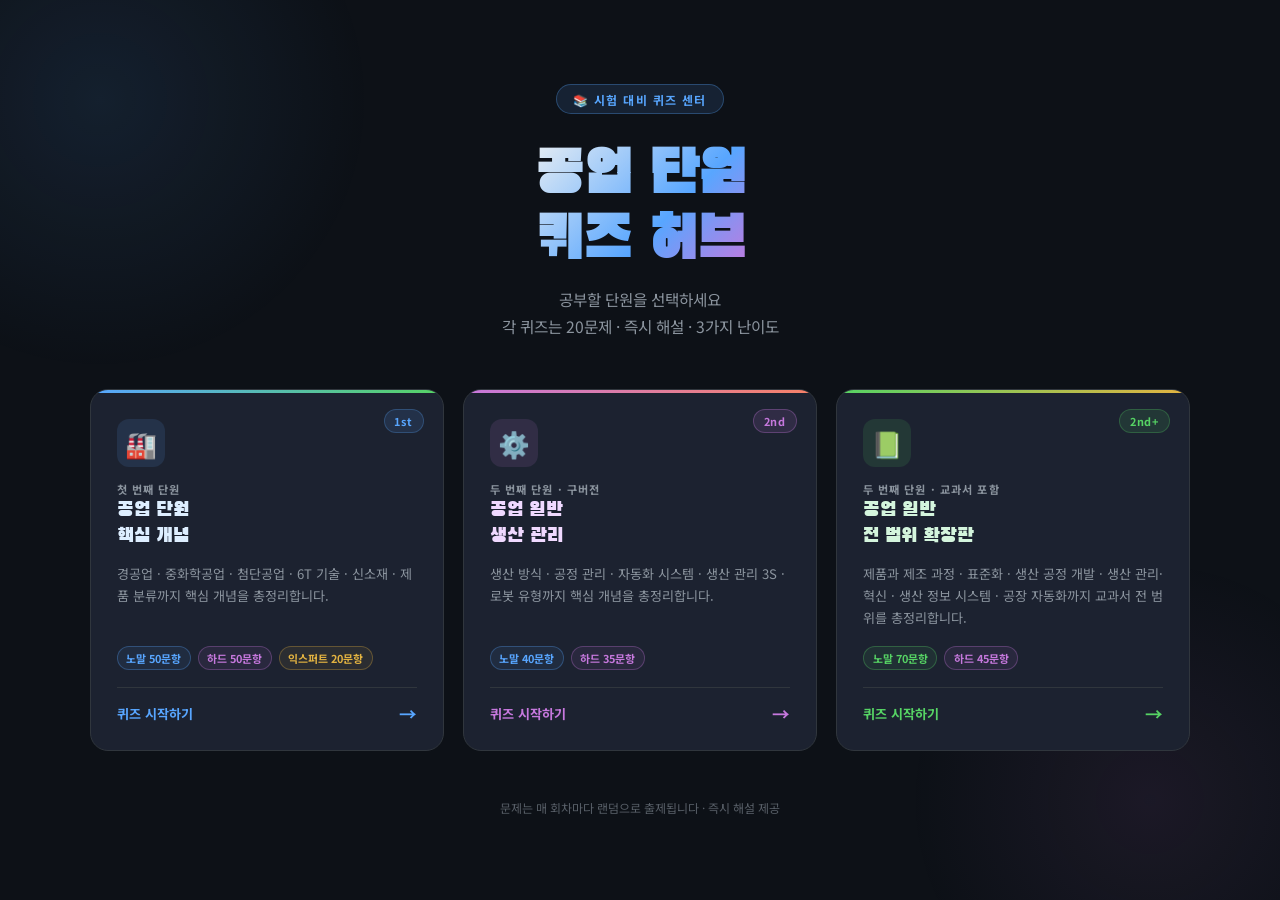
<file: 2026_3rd/index.html>
<!DOCTYPE html>
<html lang="ko">
<head>
<meta charset="UTF-8">
<meta name="viewport" content="width=device-width, initial-scale=1.0">
<title>공업 시험 대비 퀴즈 허브</title>
<link href="https://fonts.googleapis.com/css2?family=Noto+Sans+KR:wght@400;500;700;900&family=Black+Han+Sans&display=swap" rel="stylesheet">
<style>
  :root {
    --bg: #0d1117;
    --surface: #161b22;
    --card: #1c2230;
    --border: #30363d;
    --accent: #58a6ff;
    --accent2: #f78166;
    --accent3: #56d364;
    --text: #e6edf3;
    --text-muted: #8b949e;
    --yellow: #e3b341;
    --hard: #c678dd;
  }

  * { box-sizing: border-box; margin: 0; padding: 0; }

  html, body {
    height: auto;
    min-height: 100%;
  }

  body {
    background: var(--bg);
    color: var(--text);
    font-family: 'Noto Sans KR', sans-serif;
    min-height: 100vh;
    display: flex;
    flex-direction: column;
    align-items: center;
    justify-content: center;
    padding: 2rem 1.5rem;
    position: relative;
    overflow-x: hidden;
    overflow-y: auto;
  }

  /* 배경 광원 */
  body::before {
    content: '';
    position: fixed;
    top: -180px; left: -180px;
    width: 560px; height: 560px;
    background: radial-gradient(circle, rgba(88,166,255,0.10) 0%, transparent 68%);
    pointer-events: none;
    z-index: 0;
  }
  body::after {
    content: '';
    position: fixed;
    bottom: -150px; right: -120px;
    width: 500px; height: 500px;
    background: radial-gradient(circle, rgba(198,120,221,0.08) 0%, transparent 68%);
    pointer-events: none;
    z-index: 0;
  }

  .hub {
    position: relative;
    z-index: 1;
    width: 100%;
    max-width: 1100px;
    display: flex;
    flex-direction: column;
    align-items: center;
  }

  /* 상단 배지 */
  .top-badge {
    display: inline-flex;
    align-items: center;
    gap: 0.4rem;
    background: rgba(88,166,255,0.12);
    border: 1px solid rgba(88,166,255,0.30);
    color: var(--accent);
    font-size: 0.75rem;
    font-weight: 700;
    letter-spacing: 0.12em;
    padding: 0.35rem 1rem;
    border-radius: 100px;
    text-transform: uppercase;
    margin-bottom: 1.8rem;
  }

  /* 타이틀 */
  .hub-title {
    font-family: 'Black Han Sans', sans-serif;
    font-size: clamp(2.2rem, 6vw, 3.6rem);
    text-align: center;
    line-height: 1.15;
    margin-bottom: 0.75rem;
    background: linear-gradient(135deg, #e6edf3 0%, #58a6ff 60%, #c678dd 100%);
    -webkit-background-clip: text;
    -webkit-text-fill-color: transparent;
    background-clip: text;
  }

  .hub-sub {
    color: var(--text-muted);
    font-size: 0.98rem;
    text-align: center;
    line-height: 1.7;
    margin-bottom: 3rem;
  }

  /* 카드 그리드 */
  .card-grid {
    display: grid;
    grid-template-columns: repeat(3, 1fr);
    gap: 1.2rem;
    width: 100%;
    margin-bottom: 2.5rem;
  }

  /* 퀴즈 카드 */
  .quiz-card {
    background: var(--card);
    border: 1.5px solid var(--border);
    border-radius: 18px;
    padding: 1.8rem 1.6rem 1.5rem;
    text-decoration: none;
    color: var(--text);
    display: flex;
    flex-direction: column;
    gap: 0.9rem;
    position: relative;
    overflow: hidden;
    transition: transform 0.18s, border-color 0.18s, box-shadow 0.18s;
    cursor: pointer;
  }

  .quiz-card::before {
    content: '';
    position: absolute;
    top: 0; left: 0; right: 0;
    height: 3px;
    border-radius: 18px 18px 0 0;
  }

  .quiz-card.card-a::before { background: linear-gradient(90deg, #58a6ff, #56d364); }
  .quiz-card.card-b::before { background: linear-gradient(90deg, #c678dd, #f78166); }
  .quiz-card.card-c::before { background: linear-gradient(90deg, #56d364, #e3b341); }

  .quiz-card:hover {
    transform: translateY(-4px);
  }
  .quiz-card.card-a:hover {
    border-color: var(--accent);
    box-shadow: 0 8px 32px rgba(88,166,255,0.18);
  }
  .quiz-card.card-c:hover {
    border-color: var(--accent3);
    box-shadow: 0 8px 32px rgba(86,211,100,0.18);
  }
  .quiz-card.card-b:hover {
    border-color: var(--hard);
    box-shadow: 0 8px 32px rgba(198,120,221,0.18);
  }

  /* 카드 아이콘 영역 */
  .card-icon-wrap {
    width: 48px;
    height: 48px;
    border-radius: 12px;
    display: flex;
    align-items: center;
    justify-content: center;
    font-size: 1.6rem;
  }
  .card-a .card-icon-wrap { background: rgba(88,166,255,0.12); }
  .card-b .card-icon-wrap { background: rgba(198,120,221,0.12); }
  .card-c .card-icon-wrap { background: rgba(86,211,100,0.12); }

  /* 카드 번호 배지 */
  .card-num {
    position: absolute;
    top: 1.2rem; right: 1.2rem;
    font-size: 0.68rem;
    font-weight: 700;
    letter-spacing: 0.08em;
    padding: 0.2rem 0.6rem;
    border-radius: 100px;
  }
  .card-a .card-num {
    background: rgba(88,166,255,0.12);
    border: 1px solid rgba(88,166,255,0.25);
    color: var(--accent);
  }
  .card-c .card-num {
    background: rgba(86,211,100,0.12);
    border: 1px solid rgba(86,211,100,0.25);
    color: var(--accent3);
  }
  .card-b .card-num {
    background: rgba(198,120,221,0.12);
    border: 1px solid rgba(198,120,221,0.30);
    color: var(--hard);
  }

  .card-label {
    font-size: 0.7rem;
    font-weight: 700;
    letter-spacing: 0.1em;
    text-transform: uppercase;
    color: var(--text-muted);
  }

  .card-title {
    font-family: 'Black Han Sans', sans-serif;
    font-size: 1.25rem;
    line-height: 1.3;
  }
  .card-a .card-title { color: #ddeeff; }
  .card-b .card-title { color: #f0d9ff; }
  .card-c .card-title { color: #d4f5dd; }

  .card-desc {
    font-size: 0.82rem;
    color: var(--text-muted);
    line-height: 1.65;
    flex: 1;
  }

  /* 태그 리스트 */
  .card-tags {
    display: flex;
    flex-wrap: wrap;
    gap: 0.4rem;
    margin-top: 0.2rem;
  }
  .tag {
    font-size: 0.68rem;
    font-weight: 700;
    padding: 0.18rem 0.55rem;
    border-radius: 100px;
    border: 1px solid;
    white-space: nowrap;
  }
  .tag-blue { color: var(--accent); border-color: rgba(88,166,255,0.3); background: rgba(88,166,255,0.08); }
  .tag-green { color: var(--accent3); border-color: rgba(86,211,100,0.3); background: rgba(86,211,100,0.08); }
  .tag-purple { color: var(--hard); border-color: rgba(198,120,221,0.3); background: rgba(198,120,221,0.08); }
  .tag-orange { color: var(--accent2); border-color: rgba(247,129,102,0.3); background: rgba(247,129,102,0.08); }
  .tag-yellow { color: var(--yellow); border-color: rgba(227,179,65,0.3); background: rgba(227,179,65,0.08); }

  /* 카드 하단 CTA */
  .card-cta {
    display: flex;
    align-items: center;
    justify-content: space-between;
    font-size: 0.82rem;
    font-weight: 700;
    padding-top: 0.8rem;
    border-top: 1px solid var(--border);
    margin-top: 0.2rem;
  }
  .card-a .card-cta { color: var(--accent); }
  .card-b .card-cta { color: var(--hard); }
  .card-c .card-cta { color: var(--accent3); }

  .cta-arrow {
    font-size: 1.1rem;
    transition: transform 0.18s;
  }
  .quiz-card:hover .cta-arrow { transform: translateX(4px); }

  /* 푸터 */
  .hub-footer {
    font-size: 0.75rem;
    color: var(--text-muted);
    text-align: center;
    opacity: 0.6;
    margin-top: 0.5rem;
  }

  /* ── 모바일 ── */
  @media (max-width: 540px) {
    .card-grid { grid-template-columns: 1fr; }
    .hub-title { font-size: 1.8rem; }
    .stats-row { grid-template-columns: repeat(3, 1fr); gap: 0.5rem; }
    .quiz-card { padding: 1.4rem 1.2rem 1.2rem; }
  }
</style>
</head>
<body>

<div class="hub">

  <div class="top-badge">📚 시험 대비 퀴즈 센터</div>

  <h1 class="hub-title">공업 단원<br>퀴즈 허브</h1>
  <p class="hub-sub">공부할 단원을 선택하세요<br>각 퀴즈는 20문제 · 즉시 해설 · 3가지 난이도</p>

  <!-- 카드 그리드 -->
  <div class="card-grid">

    <!-- 카드 1: 공업 단원 -->
    <a class="quiz-card card-a" href="2026_1st/index.html">
      <span class="card-num">1st</span>
      <div class="card-icon-wrap">🏭</div>
      <div>
        <div class="card-label">첫 번째 단원</div>
        <div class="card-title">공업 단원<br>핵심 개념</div>
      </div>
      <div class="card-desc">
        경공업 · 중화학공업 · 첨단공업 · 6T 기술 · 신소재 · 제품 분류까지 핵심 개념을 총정리합니다.
      </div>
      <div class="card-tags">
        <span class="tag tag-blue">노말 50문항</span>
        <span class="tag tag-purple">하드 50문항</span>
        <span class="tag tag-yellow">익스퍼트 20문항</span>
      </div>
      <div class="card-cta">
        <span>퀴즈 시작하기</span>
        <span class="cta-arrow">→</span>
      </div>
    </a>

    <!-- 카드 2: 공업 일반 (구버전) -->
    <a class="quiz-card card-b" href="2026_2nd/index.html">
      <span class="card-num">2nd</span>
      <div class="card-icon-wrap">⚙️</div>
      <div>
        <div class="card-label">두 번째 단원 · 구버전</div>
        <div class="card-title">공업 일반<br>생산 관리</div>
      </div>
      <div class="card-desc">
        생산 방식 · 공정 관리 · 자동화 시스템 · 생산 관리 3S · 로봇 유형까지 핵심 개념을 총정리합니다.
      </div>
      <div class="card-tags">
        <span class="tag tag-blue">노말 40문항</span>
        <span class="tag tag-purple">하드 35문항</span>
      </div>
      <div class="card-cta">
        <span>퀴즈 시작하기</span>
        <span class="cta-arrow">→</span>
      </div>
    </a>

    <!-- 카드 3: 공업 일반 (신버전, 교과서 포함) -->
    <a class="quiz-card card-c" href="2026_2nd/index_1.html">
      <span class="card-num">2nd+</span>
      <div class="card-icon-wrap">📗</div>
      <div>
        <div class="card-label">두 번째 단원 · 교과서 포함</div>
        <div class="card-title">공업 일반<br>전 범위 확장판</div>
      </div>
      <div class="card-desc">
        제품과 제조 과정 · 표준화 · 생산 공정 개발 · 생산 관리·혁신 · 생산 정보 시스템 · 공장 자동화까지 교과서 전 범위를 총정리합니다.
      </div>
      <div class="card-tags">
        <span class="tag tag-green">노말 70문항</span>
        <span class="tag tag-purple">하드 45문항</span>
      </div>
      <div class="card-cta">
        <span>퀴즈 시작하기</span>
        <span class="cta-arrow">→</span>
      </div>
    </a>

  </div>

  <div class="hub-footer">문제는 매 회차마다 랜덤으로 출제됩니다 · 즉시 해설 제공</div>

</div>

</body>
</html>
</file>
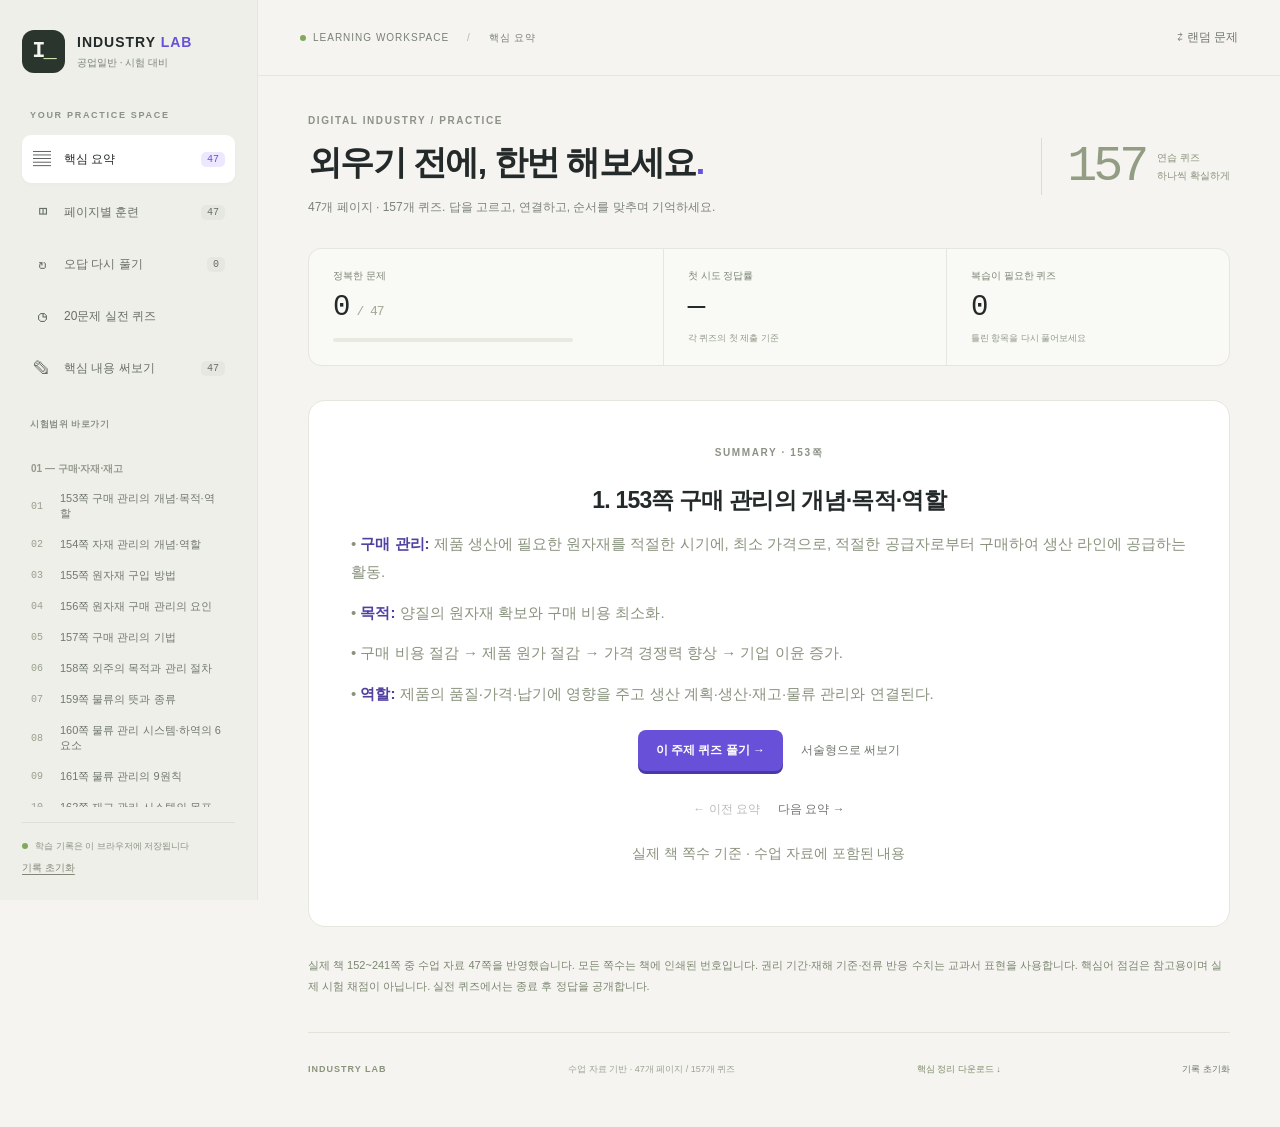
<file: standalone.html>
<!doctype html>
<html lang="ko">
<head>
  <meta charset="UTF-8"><meta name="viewport" content="width=device-width, initial-scale=1">
  <meta name="theme-color" content="#f5f4f0">
  <title>INDUSTRY LAB · 시험 대비 퀴즈 훈련</title>
  <meta name="description" content="공업일반 시험 대비 47개 페이지, 157개 퀴즈를 선택·연결·순서·빈칸으로 연습하세요.">
  <style>:root{--bg:#f5f4f0;--paper:#fff;--ink:#232a29;--muted:#7b827d;--line:#e4e6df;--purple:#6851d8;--mint:#d7edb5;--green:#375e32;--red:#a43f48}*{box-sizing:border-box}body{margin:0;background:var(--bg);color:var(--ink);font-family:'Noto Sans KR',sans-serif;font-size:14px}button,input,select{font:inherit}button,a{-webkit-tap-highlight-color:transparent}button{cursor:pointer}button:disabled{cursor:default;opacity:.48}button:focus-visible,a:focus-visible,select:focus-visible,summary:focus-visible{outline:3px solid #9684ed;outline-offset:3px}button{transition:background .16s,transform .16s}a{color:inherit}button:hover:not(:disabled){filter:brightness(.97)}[hidden]{display:none!important}.sidebar{position:fixed;width:258px;height:100dvh;background:#eeefe8;border-right:1px solid var(--line);padding:30px 22px 18px;display:flex;flex-direction:column}.brand{text-decoration:none;display:flex;gap:12px;align-items:center;letter-spacing:1px;font-size:16px;font-weight:800}.brand b{color:var(--purple)}.brand small{display:block;font-size:10px;font-weight:500;color:var(--muted);letter-spacing:0;margin-top:6px}.logo{background:#29352d;color:#f4f5ef;font-family:'IBM Plex Mono',monospace;font-size:22px;letter-spacing:-2px;border-radius:12px;width:43px;height:43px;display:grid;place-content:center}.logo span{color:var(--mint)}.side-label{font-size:9px;letter-spacing:1.7px;color:#8a9189;font-weight:700;margin:37px 8px 15px}.mode-nav{display:grid;gap:7px}.mode{display:flex;gap:12px;align-items:center;border:0;border-radius:9px;padding:12px 10px;background:transparent;color:#687065;font-size:12px;text-align:left}.mode>span:first-child{font-size:18px;width:20px;text-align:center}.mode.active{background:white;color:var(--ink);box-shadow:0 2px 4px #00000005}.nav-count{margin-left:auto;background:#e5e7e0;border-radius:5px;padding:2px 6px;font-family:'IBM Plex Mono',monospace;font-size:10px}.mode.active .nav-count{background:#ede8ff;color:var(--purple)}.topic-label{margin-top:27px;letter-spacing:.5px}.lesson-nav{overflow-y:auto;flex:1;padding-right:2px;scrollbar-width:thin;scrollbar-color:#d0d5c8 transparent}.lesson-link{display:flex;gap:9px;width:100%;text-align:left;background:transparent;border:0;border-radius:7px;padding:8px 9px;font-size:11px;color:#71796e;align-items:center}.lesson-link .num{font:10px 'IBM Plex Mono',monospace;color:#98a08e;min-width:20px}.lesson-link.active{background:#e0e7d5;color:#293b2b;font-weight:700}.lesson-link.done .num{color:#457937}.lesson-link .dot{margin-left:auto;width:5px;height:5px;border-radius:100%;background:#6851d8;flex-shrink:0}.group-label{font-size:10px;font-weight:700;color:#939a8d;margin:16px 9px 7px}.side-bottom{font-size:9px;color:#8b9385;border-top:1px solid #dce0d5;padding-top:15px;line-height:1.8;margin-top:15px}.status-dot,.live-dot{display:inline-block;width:6px;height:6px;border-radius:100%;background:#82a85c;margin-right:7px}.side-bottom button{display:block;background:transparent;border:0;color:#818878;padding:5px 0;font-size:10px;text-decoration:underline;text-underline-offset:3px}.workspace{margin-left:258px}.topbar{display:flex;align-items:center;justify-content:space-between;padding:21px 42px;border-bottom:1px solid var(--line);font-size:10px;letter-spacing:1px;color:#788074}.divider{margin:0 14px;color:#b3b9ad}.quiet-button{background:transparent;border:0;color:#70776e;font-size:12px;padding:8px 0}main{max-width:1140px;padding:39px 50px 20px;margin:0 auto}.intro{display:flex;justify-content:space-between;align-items:center;gap:24px;margin-bottom:30px}.eyebrow{font-size:10px;color:#8c9286;letter-spacing:1.6px;font-weight:700}h1{font-size:34px;letter-spacing:-1.6px;margin:13px 0 10px;font-weight:800;line-height:1.4}h1>span{color:var(--purple)}.intro p{font-size:12px;color:var(--muted);line-height:1.8;margin:0}.intro-badge{min-width:148px;display:flex;gap:12px;align-items:center;border-left:1px solid #d9ded0;padding-left:25px}.intro-badge>span{font:50px 'IBM Plex Mono',monospace;font-weight:500;color:#929d83;letter-spacing:-4px}.intro-badge small{color:#87927a;font-size:10px;line-height:1.8}.mobile-break{display:none}.metrics{display:grid;grid-template-columns:1.25fr 1fr 1fr;border:1px solid var(--line);border-radius:13px;margin-bottom:34px;background:#f9faf5}.metrics>div{padding:20px 24px}.metrics>div+div{border-left:1px solid var(--line)}.metric-label{color:#7b8474;display:block;font-size:10px;margin-bottom:8px}.metrics strong{font:29px 'IBM Plex Mono',monospace;font-weight:500;display:block;letter-spacing:-1px}.metrics em{font-size:13px;color:#a0a895;font-style:normal;margin-left:7px}.metrics small{font-size:9px;color:#92998a;display:block;margin-top:8px}.progress-track{background:#e6eadf;height:4px;border-radius:5px;margin-top:14px;max-width:240px;overflow:hidden}.progress-track i{display:block;background:#8fb460;height:100%;transition:width .4s;width:0}.section-heading{display:flex;justify-content:space-between;align-items:center;margin-bottom:15px;color:#61695e;font-size:12px;font-weight:600}.section-heading>div{display:flex;align-items:center;gap:10px}.section-index{font:11px 'IBM Plex Mono',monospace;background:#e7eade;color:#89917e;padding:5px 7px;border-radius:4px}.section-heading>span{font:10px 'IBM Plex Mono',monospace;color:#959b8e;letter-spacing:1px}.practice-card{background:var(--paper);border:1px solid var(--line);border-radius:17px;padding:30px 34px;box-shadow:0 4px 13px #2b3c2b03}.card-top{display:flex;justify-content:space-between;align-items:center}.kind-badge{background:#efebff;color:var(--purple);border-radius:5px;font-size:10px;font-weight:600;padding:5px 9px}.question-number{font-size:10px;color:#9a9f96;font-family:'IBM Plex Mono','Noto Sans KR',monospace}h2{font-size:23px;letter-spacing:-.8px;margin:23px 0 11px;line-height:1.5}.question-prompt{font-size:13px;line-height:1.9;color:#7f867a;margin:0 0 22px;white-space:pre-line}.choices{display:grid;gap:10px}.choice{border:1px solid #e6e8e1;background:#fafbf8;border-radius:9px;padding:15px 17px;text-align:left;display:flex;align-items:center;gap:13px;color:#535d4e;line-height:1.65;font-size:13px}.choice .letter{font:11px 'IBM Plex Mono',monospace;border:1px solid #dbe0d3;border-radius:5px;min-width:27px;height:27px;display:grid;place-items:center;color:#8b9580;background:white}.choice.selected{border-color:#9b8be5;background:#f6f3ff;color:#5840bf}.choice.selected .letter{border-color:var(--purple);background:var(--purple);color:white}.choice.correct{border-color:#9bbf78;background:#f1f8e8}.choice.incorrect{border-color:#d9a0a5;background:#fff3f3}.hint-row{display:flex;align-items:center;gap:12px;flex-wrap:wrap;margin-top:21px;font-size:11px;color:#8a9480;min-height:28px}.hint-row button{border:0;background:transparent;color:#969d8e;font-size:11px;padding:5px 0}.hint-row #hint-text{background:#f3f5ec;padding:8px 11px;border-radius:6px;line-height:1.7}.card-actions{display:flex;justify-content:space-between;align-items:center;gap:15px;border-top:1px solid #eef0e9;padding-top:21px;margin-top:15px}.card-actions>span{font-size:10px;color:#a0a798}.primary{background:var(--purple);color:white;border:0;border-radius:8px;padding:12px 18px;font-weight:600;font-size:12px;white-space:nowrap;box-shadow:0 3px 0 #4a38a7}.primary span{margin-left:14px;opacity:.65}.feedback{border-radius:9px;padding:18px 20px;background:#f0f7e8;margin-top:22px;color:#375b30;line-height:1.8;font-size:12px;white-space:pre-line}.feedback.wrong{background:#fff2ed;color:#9e5240}.feedback h3{font-size:14px;margin:0 0 6px}.feedback code{background:#ffffff70;padding:2px 5px;border-radius:4px}.feedback .answer{font-family:'IBM Plex Mono','Noto Sans KR',monospace;display:block;font-size:12px;margin:9px 0;overflow-wrap:anywhere}.below-card{display:flex;align-items:center;justify-content:space-between;margin:13px 2px 25px}.next-button{border:0;color:var(--purple);font-size:12px;font-weight:600;background:transparent;padding:10px 0}.quiz-dot{border:0;width:7px;height:7px;border-radius:50%;background:#d4d9cc;padding:0;margin:0 4px}.quiz-dot.current{background:var(--purple)}.quiz-dot.done{background:#8db361}.memory-note{display:flex;gap:17px;background:#eaf0de;border:1px solid #dee7cf;border-radius:12px;padding:22px 25px;align-items:flex-start}.note-icon{background:#dce7c8;color:#6d8b48;border-radius:8px;width:33px;height:33px;display:grid;place-items:center;font-size:22px;flex-shrink:0}.memory-note .eyebrow{color:#899b71;font-size:9px}.memory-note h3{font-size:14px;margin:8px 0;color:#435b35;line-height:1.7}.memory-note p{margin:0;font-size:11px;line-height:1.9;color:#778c64}.memory-note details{margin-top:13px;font-size:11px;line-height:1.9;color:#647a51}.memory-note summary{cursor:pointer}.memory-note details>div{white-space:pre-line;padding-top:10px;color:#4a6240}.terminal{background:#202923;color:#d6e5cf;border:1px solid #354838;border-radius:11px;overflow:hidden;font-family:'IBM Plex Mono',monospace;margin-top:10px}.terminal-bar{display:flex;gap:6px;align-items:center;background:#29352d;border-bottom:1px solid #3c463d;padding:11px 16px;font-size:10px;color:#9fac98}.terminal-bar i{width:7px;height:7px;background:#f28e7b;border-radius:100%}.terminal-bar i:nth-child(2){background:#e4c571}.terminal-bar i:nth-child(3){background:#99c384}.terminal-bar span{margin-left:10px}.terminal-body{padding:21px 22px;font-size:12px;line-height:1.8}.terminal-desc{color:#83957c;margin-bottom:14px;font-size:11px;white-space:pre-line}.terminal-line{display:flex;align-items:flex-start;gap:10px}.terminal-prompt{color:#c3e8a5;white-space:nowrap}.terminal textarea{width:100%;background:transparent;color:#e4f3d8;outline:none;border:0;resize:vertical;min-height:44px;font:12px/1.8 'IBM Plex Mono',monospace;padding:0;caret-color:#c6e8a7}.terminal textarea::placeholder{color:#6c7e64}.terminal-output{white-space:pre-wrap;color:#b9d8a2;margin:13px 0 0;padding:12px 0 0;border-top:1px solid #374c38;overflow-wrap:anywhere}.context-code{background:#f2f4ee;color:#56614b;border:1px solid #e3e8db;border-radius:8px;padding:16px 19px;font:12px/1.85 'IBM Plex Mono',monospace;white-space:pre-wrap;overflow-wrap:anywhere;margin:0 0 20px}.context-table{border-collapse:collapse;width:100%;font-size:12px;margin:0 0 22px}.context-table th,.context-table td{text-align:left;padding:9px 12px;border-bottom:1px solid var(--line)}.context-table th{background:#f3f5ee;color:#78856b;font-size:10px;font-weight:600}.match-list{display:grid;gap:9px}.match-row{display:grid;grid-template-columns:1fr 1.35fr;align-items:center;gap:15px;border:1px solid #e4e8de;background:#fafbf7;border-radius:8px;padding:12px 16px}.match-row label{font-size:12px;font-weight:600;line-height:1.7}.match-row select{min-width:0;width:100%;border:1px solid #dce2d2;background:white;border-radius:6px;padding:9px 10px;font-size:11px;color:#5e6c51}.order-list{display:grid;gap:9px}.order-item{background:#f7f8f3;border:1px solid #e3e7dc;border-radius:8px;padding:12px 16px;display:flex;align-items:center;gap:15px;justify-content:space-between}.order-item .step{font:11px 'IBM Plex Mono',monospace;color:#8f9a83}.order-item .item-name{margin-right:auto;font-family:'IBM Plex Mono','Noto Sans KR',monospace;font-size:12px}.order-controls{display:flex;gap:6px}.order-controls button{background:white;border:1px solid #dde3d4;border-radius:5px;width:29px;height:28px;color:#6e7d60}.order-controls button:disabled{opacity:.25}.order-caption{font-size:10px;color:#979f8d;margin:10px 0}.result-card{text-align:center;background:white;border:1px solid var(--line);border-radius:17px;padding:45px 30px}.result-icon{display:inline-grid;place-items:center;border-radius:50%;width:70px;height:70px;background:#e7efd9;color:#789853;font-size:30px}.result-score{font:60px 'IBM Plex Mono',monospace;color:var(--purple);margin:20px 0}.result-card p{color:#89927e;line-height:1.9}.result-actions{display:flex;justify-content:center;gap:18px;margin-top:22px}.result-list{display:grid;gap:8px;text-align:left;margin-top:30px}.result-row{padding:10px 14px;border-radius:7px;background:#f7f8f2;display:flex;justify-content:space-between;gap:10px;font-size:12px}.result-row button{border:0;background:transparent;color:var(--purple)}footer{display:flex;align-items:center;justify-content:space-between;gap:10px;font-size:9px;color:#9ba391;border-top:1px solid #e1e5d9;margin-top:35px;padding:22px 0;flex-wrap:wrap}footer>span:first-child{letter-spacing:1px;font-weight:800;color:#89947c}footer a{text-decoration:none;color:#7b8b66}#toast{position:fixed;bottom:28px;left:calc(50% + 100px);transform:translateX(-50%);padding:12px 22px;border-radius:9px;background:#2a392d;color:white;box-shadow:0 6px 25px #0002;max-width:90%;font-size:12px;z-index:5}dialog{border:1px solid var(--line);border-radius:15px;padding:25px;max-width:90vw}dialog::backdrop{background:#17201577}dialog h2{margin-top:0;font-size:18px}dialog p{color:var(--muted);font-size:12px}dialog>div{display:flex;justify-content:flex-end;gap:20px;margin-top:25px}@media(min-width:1450px){main{padding-top:47px}.practice-card{padding:36px 40px}}@media(max-width:1050px){.sidebar{width:220px;padding-left:15px;padding-right:15px}.workspace{margin-left:220px}main{padding:30px 28px 18px}.topbar{padding:18px 28px}h1{font-size:28px}.intro-badge{min-width:120px;padding-left:15px}.intro-badge>span{font-size:40px}.practice-card{padding:26px}.metrics>div{padding:19px}#toast{left:calc(50% + 100px)}}@media(max-width:760px){.sidebar{position:static;width:auto;height:auto;padding:17px 20px 12px;border-right:0;border-bottom:1px solid var(--line)}.brand{font-size:14px}.brand small{font-size:9px}.logo{width:35px;height:35px;font-size:18px}.side-label,.side-bottom{display:none}.mode-nav{display:flex;gap:5px;margin-top:16px;overflow:auto}.mode{padding:10px;font-size:10px;white-space:nowrap;gap:5px;flex:1;justify-content:center}.mode>span:first-child{font-size:15px;width:15px}.nav-count{display:none}.lesson-nav{display:flex;gap:5px;margin-top:12px;overflow-x:auto;padding-bottom:5px}.group-label{display:none}.lesson-link{min-width:38px;width:38px;height:33px;justify-content:center;padding:0}.lesson-link .lesson-title,.lesson-link .dot{display:none}.lesson-link .num{font-size:11px;min-width:0}.workspace{margin:0}.topbar{padding:13px 22px;font-size:8px}.divider{margin:0 7px}.topbar .quiet-button{font-size:10px}main{padding:26px 20px 12px}.intro{margin-bottom:23px}.intro-badge{display:none}h1{font-size:27px;margin-top:10px}.intro p{font-size:11px;max-width:290px}.metrics{margin-bottom:23px;grid-template-columns:1.1fr 1fr 1fr}.metrics>div{padding:13px 12px}.metric-label{font-size:9px;line-height:1.7}.metrics strong{font-size:23px}.metrics small{font-size:8px;line-height:1.7}.metrics em{font-size:10px}.practice-card{padding:22px 20px}.section-heading{font-size:11px}.section-heading>span{font-size:9px}h2{font-size:20px}.question-prompt{font-size:12px}.choice{padding:12px;font-size:12px;gap:10px}.card-actions>span{max-width:130px;font-size:9px;line-height:1.8}.primary{padding:11px 14px;font-size:11px}.primary span{margin-left:7px}.memory-note{padding:19px 16px;gap:12px}.memory-note h3{font-size:12px}.memory-note p{font-size:10px}.terminal-body{padding:17px 14px}.terminal-line{gap:7px;flex-wrap:wrap}.terminal textarea{font-size:11px;min-height:55px}.terminal-prompt{font-size:10px}.match-row{padding:10px;gap:8px;grid-template-columns:.8fr 1.4fr}.match-row label{font-size:10px}.match-row select{font-size:10px;padding:8px 5px}.context-code{font-size:10px;padding:12px}.order-item{padding:10px;gap:8px}.order-item .item-name{font-size:10px}#toast{left:50%}.result-card{padding:30px 20px}footer{font-size:8px}.mobile-break{display:block}.result-row{font-size:10px}.context-table{font-size:10px}.context-table td{padding:7px}}@media(prefers-reduced-motion:reduce){*{transition:none!important;scroll-behavior:auto!important}}

.logo{display:flex;align-items:center;justify-content:center}.result-detail{border:1px solid #e4e8dd;border-radius:8px;overflow:hidden}.result-detail summary{cursor:pointer;list-style:none}.result-detail .feedback{margin:0;border-radius:0}

.quiz-dot{width:24px;height:24px;background:transparent;position:relative;margin:0}.quiz-dot::after{content:"";position:absolute;width:7px;height:7px;border-radius:50%;background:#d4d9cc;left:8px;top:8px}.quiz-dot.current,.quiz-dot.done{background:transparent}.quiz-dot.current::after{background:var(--purple)}.quiz-dot.done::after{background:#8db361}.quiz-dot.current.done::after{background:var(--purple)}.order-controls button{width:34px;height:34px}footer .quiet-button{font-size:9px}

.source-details{margin-top:18px;border-top:1px solid #e5e9df;padding-top:14px;font-size:11px;color:#728365;line-height:1.9}.source-details summary{cursor:pointer}.source-details a{display:inline-block;margin-top:10px;color:#6851d8}.source-details blockquote{margin:10px 0 0;padding:10px 14px;background:#f5f7f0;border-left:3px solid #afc18f;white-space:pre-line}.reading-notice{border:1px solid #d8dfcc;border-radius:9px;padding:20px;background:#f5f7ef;line-height:1.9;color:#637453;font-size:12px}

.blank-input{width:100%;min-height:90px;border:1px solid #ccd5c0;border-radius:9px;background:#fafbf6;padding:16px;font:inherit;font-size:16px;line-height:1.7;color:#35442b;resize:vertical}.blank-input:focus{outline:2px solid #7661db;outline-offset:2px}.blank-input:disabled{opacity:.8}.scope-note{font-size:11px;line-height:1.9;color:#7a866f;margin-top:28px}.brand{font-size:14px}.match-row select{max-width:100%}.source-details blockquote{font-style:normal}
.guide-context{font-size:11px;line-height:1.8;padding:12px 15px;margin-bottom:20px;border-left:3px solid #9684ed;background:#f6f3ff;color:#675a86}.written-input{width:100%;min-height:200px;padding:18px;border:1px solid #ccd5c0;border-radius:9px;resize:vertical;font:inherit;font-size:15px;line-height:1.9;background:#fafbf6}.written-input:focus{outline:2px solid #9684ed;outline-offset:2px}.keyword{display:inline-block;margin:4px;padding:5px 10px;border-radius:16px;font-size:11px}.keyword.found{background:#e4f2df;color:#375e32}.keyword.missing{background:#fff0ed;color:#a43f48}.written-caution{font-size:11px;color:#777;line-height:1.8}.sidebar{overflow-y:auto}.lesson-nav{min-height:90px}.mode-nav{flex-shrink:0}@media(max-width:760px){.mode-nav{display:grid;grid-template-columns:1fr 1fr;overflow:visible}.lesson-nav{min-height:0}.guide-context{font-size:10px}.written-input{font-size:14px}}

#memory-detail,#lesson-note{white-space:pre-line} .match-row select{max-width:100%}
.summary-body{text-align:left;line-height:1.9;font-size:15px}.summary-body p{margin:12px 0}.summary-body strong{color:#5240a1}.summary-table-wrap{overflow-x:auto;margin:18px 0}.summary-body .context-table{width:100%;font-size:13px}.summary-body th,.summary-body td{padding:12px;text-align:left;min-width:90px;vertical-align:top}.summary-bullet{padding-left:12px}.lesson-nav .lesson-title{font-size:11px}#lesson-note{white-space:normal}@media(max-width:760px){.summary-body{font-size:14px}.summary-body .context-table{font-size:12px}.summary-body th,.summary-body td{padding:9px}.result-card{padding:22px 16px}}
</style>
</head>
<body>
  <aside class="sidebar">
    <a class="brand" href="./"><span class="logo">I<span>_</span></span><span>INDUSTRY <b>LAB</b><small>공업일반 · 시험 대비</small></span></a>
    <div class="side-label">YOUR PRACTICE SPACE</div>
    <nav class="mode-nav" aria-label="학습 모드"><button class="mode" data-mode="summary"><span>▤</span>핵심 요약<span class="nav-count">47</span></button>
      <button class="mode active" data-mode="learn"><span>◫</span>페이지별 훈련<span class="nav-count">47</span></button>
      <button class="mode" data-mode="review"><span>↻</span>오답 다시 풀기<span id="wrong-count" class="nav-count">0</span></button>
      <button class="mode" data-mode="exam"><span>◷</span>20문제 실전 퀴즈</button>
    <button class="mode" data-mode="written"><span>✎</span>핵심 내용 써보기<span class="nav-count">47</span></button></nav>
    <div class="side-label topic-label">시험범위 바로가기</div>
    <div id="lesson-nav" class="lesson-nav"></div>
    <div class="side-bottom"><span class="status-dot"></span>학습 기록은 이 브라우저에 저장됩니다<button id="reset-progress">기록 초기화</button></div>
  </aside>
  <div class="workspace">
    <header class="topbar"><div><span class="live-dot"></span>LEARNING WORKSPACE <span class="divider">/</span> <span id="mode-label">페이지별 훈련</span></div><button id="shuffle" class="quiet-button">⇄ 랜덤 문제</button></header>
    <main>
      <section class="intro"><div><div class="eyebrow">DIGITAL INDUSTRY / PRACTICE</div><h1>외우기 전에,<br class="mobile-break"> 한번 해보세요<span>.</span></h1><p>47개 페이지 · 157개 퀴즈. 답을 고르고, 연결하고, 순서를 맞추며 기억하세요.</p></div><div class="intro-badge"><span>157</span><small>연습 퀴즈<br>하나씩 확실하게</small></div></section>
      <section class="metrics" aria-label="학습 현황"><div><span class="metric-label">정복한 문제</span><strong><span id="mastered">0</span><em>/ 47</em></strong><div class="progress-track"><i id="overall-bar"></i></div></div><div><span class="metric-label">첫 시도 정답률</span><strong id="accuracy">—</strong><small>각 퀴즈의 첫 제출 기준</small></div><div><span class="metric-label">복습이 필요한 퀴즈</span><strong id="review-total">0</strong><small>틀린 항목을 다시 풀어보세요</small></div></section>
      <div id="practice-area">
        <div class="section-heading"><div><span class="section-index" id="section-index">01</span><span id="section-title">구매 관리의 개념·목적·역할</span></div><span id="task-position">QUIZ 1 / 2</span></div>
        <section class="practice-card" id="practice-card">
          <div id="guide-context" class="guide-context"></div><div class="card-top"><span id="kind-badge" class="kind-badge">선택 퀴즈</span><span id="question-number" class="question-number">시험 1번</span></div>
          <h2 id="question-title"></h2><p id="question-prompt" class="question-prompt"></p>
          <div id="question-context"></div><div id="answer-area"></div>
          <details id="question-source" class="source-details"><summary>학습 기준 확인 (교재 요약)</summary><a id="source-link" target="_blank" rel="noopener"></a><blockquote id="source-quote"></blockquote></details><div class="hint-row"><button id="hint-button">◌ 힌트 보기</button><span id="hint-text" hidden></span></div>
          <div class="card-actions"><span id="attempt-label">생각한 답을 직접 선택해보세요.</span><button id="check-answer" class="primary">정답 확인 <span>↵</span></button></div>
          <div id="feedback" class="feedback" hidden aria-live="polite"></div>
        </section>
        <div class="below-card"><button id="previous" class="quiet-button">← 이전 퀴즈</button><div id="quiz-dots"></div><button id="next" class="next-button">다음 퀴즈 →</button></div>
        <section class="memory-note"><div class="note-icon">✧</div><div><span class="eyebrow">MEMORY KEY</span><h3 id="memory-key"></h3><p id="memory-detail"></p><details><summary>이 문제의 개념 정리 펼치기</summary><div id="lesson-note"></div></details></div></section>
      </div>
      <section id="result-area" class="result-card" hidden></section>
      <p class="scope-note">실제 책 152~241쪽 중 수업 자료 47쪽을 반영했습니다. 모든 쪽수는 책에 인쇄된 번호입니다. 권리 기간·재해 기준·전류 반응 수치는 교과서 표현을 사용합니다. 핵심어 점검은 참고용이며 실제 시험 채점이 아닙니다. 실전 퀴즈에서는 종료 후 정답을 공개합니다.</p><footer><span>INDUSTRY LAB</span><span>수업 자료 기반 · 47개 페이지 / 157개 퀴즈</span><a href="notes.md" download>핵심 정리 다운로드 ↓</a><button id="footer-reset" class="quiet-button">기록 초기화</button></footer>
    </main>
  </div>
  <div id="toast" role="status" hidden></div>
  <dialog id="reset-dialog"><h2>학습 기록을 초기화할까요?</h2><p>이 브라우저의 정답 기록과 오답 목록이 지워집니다.</p><div><button id="cancel-reset" class="quiet-button">취소</button><button id="confirm-reset" class="primary">초기화</button></div></dialog>
  <script>const SOURCE_URL='notes.md';const QUESTION_SOURCE_URL='notes.md';const normalize=s=>String(s).normalize('NFKC').toLowerCase().replace(/[\s·,，.。→\-_:;()（）]/g,'');
const LESSONS=[
  {
    "id": 1,
    "title": "구매 관리의 개념·목적·역할",
    "page": "153쪽",
    "key": "구매 관리 · 구매 목적 · 구매 관리의 역할",
    "detail": "구매 관리: 원자재를 적절한 시기·가격·공급자로부터 구입해 공급\n구매 목적: 양질의 원자재 확보와 구매 비용 최소화\n구매 관리의 역할: 제품의 품질·가격·납기에 영향을 줌",
    "note": "- 구매 관리: 제품 생산에 필요한 원자재를 적절한 시기에, 최소 가격으로, 적절한 공급자로부터 구매하여 생산 라인에 공급하는 활동.\n- 목적: 양질의 원자재 확보와 구매 비용 최소화.\n- 구매 비용 절감 → 제품 원가 절감 → 가격 경쟁력 향상 → 기업 이윤 증가.\n- 역할: 제품의 품질·가격·납기에 영향을 주고 생산 계획·생산·재고·물류 관리와 연결된다.",
    "markdown": "- **구매 관리:** 제품 생산에 필요한 원자재를 적절한 시기에, 최소 가격으로, 적절한 공급자로부터 구매하여 생산 라인에 공급하는 활동.\n- **목적:** 양질의 원자재 확보와 구매 비용 최소화.\n- 구매 비용 절감 → 제품 원가 절감 → 가격 경쟁력 향상 → 기업 이윤 증가.\n- **역할:** 제품의 품질·가격·납기에 영향을 주고 생산 계획·생산·재고·물류 관리와 연결된다.",
    "guided": {
      "prompt": "구매 관리의 개념·목적·역할의 핵심 내용을 써 보세요.",
      "instruction": "요약본에 나온 용어와 의미를 중심으로 작성하세요.",
      "terms": [
        "구매 관리",
        "구매 목적",
        "구매 관리의 역할"
      ],
      "answer": "구매 관리: 원자재를 적절한 시기·가격·공급자로부터 구입해 공급\n구매 목적: 양질의 원자재 확보와 구매 비용 최소화\n구매 관리의 역할: 제품의 품질·가격·납기에 영향을 줌"
    },
    "tasks": [
      {
        "lessonId": 1,
        "source": {
          "title": "실제 책 153쪽 · 수업 요약",
          "url": "notes.md#153"
        },
        "hint": "153쪽 핵심 요약에서 용어와 설명의 관계를 떠올려 보세요.",
        "id": "p153-choice",
        "type": "choice",
        "title": "설명을 보고 용어 고르기",
        "prompt": "다음 설명에 해당하는 것은?\n원자재를 적절한 시기·가격·공급자로부터 구입해 공급",
        "options": [
          "구매 관리",
          "구매 목적",
          "구매 관리의 역할"
        ],
        "correct": 0,
        "explain": "구매 관리: 원자재를 적절한 시기·가격·공급자로부터 구입해 공급"
      },
      {
        "lessonId": 1,
        "source": {
          "title": "실제 책 153쪽 · 수업 요약",
          "url": "notes.md#153"
        },
        "hint": "153쪽 핵심 요약에서 용어와 설명의 관계를 떠올려 보세요.",
        "id": "p153-blank",
        "type": "blank",
        "title": "핵심 용어 떠올리기",
        "prompt": "다음 설명에 해당하는 용어를 쓰세요.\n양질의 원자재 확보와 구매 비용 최소화",
        "answer": "구매 목적",
        "accepted": [
          "구매 목적"
        ],
        "explain": "구매 목적: 양질의 원자재 확보와 구매 비용 최소화"
      },
      {
        "lessonId": 1,
        "source": {
          "title": "실제 책 153쪽 · 수업 요약",
          "url": "notes.md#153"
        },
        "hint": "153쪽 핵심 요약에서 용어와 설명의 관계를 떠올려 보세요.",
        "id": "p153-match-0",
        "type": "match",
        "title": "용어와 설명 연결",
        "prompt": "각 용어에 맞는 설명을 모두 연결하세요.",
        "pairs": [
          [
            "구매 관리",
            "원자재를 적절한 시기·가격·공급자로부터 구입해 공급"
          ],
          [
            "구매 목적",
            "양질의 원자재 확보와 구매 비용 최소화"
          ],
          [
            "구매 관리의 역할",
            "제품의 품질·가격·납기에 영향을 줌"
          ]
        ],
        "explain": "구매 관리: 원자재를 적절한 시기·가격·공급자로부터 구입해 공급\n구매 목적: 양질의 원자재 확보와 구매 비용 최소화\n구매 관리의 역할: 제품의 품질·가격·납기에 영향을 줌"
      }
    ]
  },
  {
    "id": 2,
    "title": "자재 관리의 개념·역할",
    "page": "154쪽",
    "key": "원자재 검수 · 원자재 보관 · 반출",
    "detail": "원자재 검수: 수량·품질을 검사하여 창고나 요구 부서에 전달\n원자재 보관: 즉시 꺼낼 수 있게 분류하고 분실·손실을 막으며 재고 확인\n반출: 필요한 양을 제조 현장에 공급",
    "note": "- 자재 관리: 구매한 원자재를 안전하게 보관하고 생산에 지장이 없도록 필요한 때 반출하는 활동.\n- 자재 공급이 늦어 생산 라인이 멈추면 기업에 손실이 발생한다.\n\n| 역할 | 내용 |\n|---|---|\n| 원자재 검수 | 수량·품질을 검사하여 창고나 요구 부서에 전달 |\n| 원자재 보관 | 즉시 꺼낼 수 있게 분류하고 분실·손실을 막으며 재고 확인 |\n| 반출 | 필요한 양을 제조 현장에 공급 |\n\n암기: 검수 → 보관 → 반출. 구매 관리는 ‘사는 일’, 자재 관리는 ‘보관하고 내주는 일’.",
    "markdown": "- **자재 관리:** 구매한 원자재를 안전하게 보관하고 생산에 지장이 없도록 필요한 때 반출하는 활동.\n- 자재 공급이 늦어 생산 라인이 멈추면 기업에 손실이 발생한다.\n\n| 역할 | 내용 |\n|---|---|\n| 원자재 검수 | 수량·품질을 검사하여 창고나 요구 부서에 전달 |\n| 원자재 보관 | 즉시 꺼낼 수 있게 분류하고 분실·손실을 막으며 재고 확인 |\n| 반출 | 필요한 양을 제조 현장에 공급 |\n\n**암기: 검수 → 보관 → 반출. 구매 관리는 ‘사는 일’, 자재 관리는 ‘보관하고 내주는 일’.**",
    "guided": {
      "prompt": "자재 관리의 개념·역할의 핵심 내용을 써 보세요.",
      "instruction": "요약본에 나온 용어와 의미를 중심으로 작성하세요.",
      "terms": [
        "원자재 검수",
        "원자재 보관",
        "반출"
      ],
      "answer": "원자재 검수: 수량·품질을 검사하여 창고나 요구 부서에 전달\n원자재 보관: 즉시 꺼낼 수 있게 분류하고 분실·손실을 막으며 재고 확인\n반출: 필요한 양을 제조 현장에 공급"
    },
    "tasks": [
      {
        "lessonId": 2,
        "source": {
          "title": "실제 책 154쪽 · 수업 요약",
          "url": "notes.md#154"
        },
        "hint": "154쪽 핵심 요약에서 용어와 설명의 관계를 떠올려 보세요.",
        "id": "p154-choice",
        "type": "choice",
        "title": "설명을 보고 용어 고르기",
        "prompt": "다음 설명에 해당하는 것은?\n수량·품질을 검사하여 창고나 요구 부서에 전달",
        "options": [
          "원자재 검수",
          "원자재 보관",
          "반출"
        ],
        "correct": 0,
        "explain": "원자재 검수: 수량·품질을 검사하여 창고나 요구 부서에 전달"
      },
      {
        "lessonId": 2,
        "source": {
          "title": "실제 책 154쪽 · 수업 요약",
          "url": "notes.md#154"
        },
        "hint": "154쪽 핵심 요약에서 용어와 설명의 관계를 떠올려 보세요.",
        "id": "p154-blank",
        "type": "blank",
        "title": "핵심 용어 떠올리기",
        "prompt": "다음 설명에 해당하는 용어를 쓰세요.\n즉시 꺼낼 수 있게 분류하고 분실·손실을 막으며 재고 확인",
        "answer": "원자재 보관",
        "accepted": [
          "원자재 보관"
        ],
        "explain": "원자재 보관: 즉시 꺼낼 수 있게 분류하고 분실·손실을 막으며 재고 확인"
      },
      {
        "lessonId": 2,
        "source": {
          "title": "실제 책 154쪽 · 수업 요약",
          "url": "notes.md#154"
        },
        "hint": "154쪽 핵심 요약에서 용어와 설명의 관계를 떠올려 보세요.",
        "id": "p154-match-0",
        "type": "match",
        "title": "용어와 설명 연결",
        "prompt": "각 용어에 맞는 설명을 모두 연결하세요.",
        "pairs": [
          [
            "원자재 검수",
            "수량·품질을 검사하여 창고나 요구 부서에 전달"
          ],
          [
            "원자재 보관",
            "즉시 꺼낼 수 있게 분류하고 분실·손실을 막으며 재고 확인"
          ],
          [
            "반출",
            "필요한 양을 제조 현장에 공급"
          ]
        ],
        "explain": "원자재 검수: 수량·품질을 검사하여 창고나 요구 부서에 전달\n원자재 보관: 즉시 꺼낼 수 있게 분류하고 분실·손실을 막으며 재고 확인\n반출: 필요한 양을 제조 현장에 공급"
      },
      {
        "lessonId": 2,
        "source": {
          "title": "실제 책 154쪽 · 수업 요약",
          "url": "notes.md#154"
        },
        "hint": "154쪽 핵심 요약에서 용어와 설명의 관계를 떠올려 보세요.",
        "id": "p154-order",
        "type": "order",
        "title": "순서 맞추기",
        "prompt": "교과서의 절차·단계 순서로 배열하세요.",
        "items": [
          "검수",
          "보관",
          "반출"
        ],
        "explain": "검수 → 보관 → 반출"
      }
    ]
  },
  {
    "id": 3,
    "title": "원자재 구입 방법",
    "page": "155쪽",
    "key": "일괄 구매·집중 구매 · 분산 구매 · 구매",
    "detail": "일괄 구매·집중 구매: 구매 부서가 자재를 모아 구매. 종류가 많고 수량이 적은 자재에 유리\n분산 구매: 각 부서가 필요한 자재를 직접 구매. 긴급 수요에 유리\n구매: 공급 업체가 직접 개발·설계·제작한 제품을 구입",
    "note": "- 원자재 구입 시 중요한 고려 사항은 경제성이다.\n\n| 구분 | 내용·특징 |\n|---|---|\n| 일괄 구매·집중 구매 | 구매 부서가 자재를 모아 구매. 종류가 많고 수량이 적은 자재에 유리 |\n| 분산 구매 | 각 부서가 필요한 자재를 직접 구매. 긴급 수요에 유리 |\n| 구매 | 공급 업체가 직접 개발·설계·제작한 제품을 구입 |\n| 외주 | 발주 업체가 개발·설계한 제품 일부·부품·가공 등을 공급 업체가 생산 |\n\n구매와 외주의 구별: 공급 업체 설계 → 구매 / 발주 업체 설계 → 외주.",
    "markdown": "- 원자재 구입 시 중요한 고려 사항은 **경제성**이다.\n\n| 구분 | 내용·특징 |\n|---|---|\n| 일괄 구매·집중 구매 | 구매 부서가 자재를 모아 구매. 종류가 많고 수량이 적은 자재에 유리 |\n| 분산 구매 | 각 부서가 필요한 자재를 직접 구매. 긴급 수요에 유리 |\n| 구매 | 공급 업체가 직접 개발·설계·제작한 제품을 구입 |\n| 외주 | 발주 업체가 개발·설계한 제품 일부·부품·가공 등을 공급 업체가 생산 |\n\n**구매와 외주의 구별: 공급 업체 설계 → 구매 / 발주 업체 설계 → 외주.**",
    "guided": {
      "prompt": "원자재 구입 방법의 핵심 내용을 써 보세요.",
      "instruction": "요약본에 나온 용어와 의미를 중심으로 작성하세요.",
      "terms": [
        "일괄 구매·집중 구매",
        "분산 구매",
        "구매",
        "외주"
      ],
      "answer": "일괄 구매·집중 구매: 구매 부서가 자재를 모아 구매. 종류가 많고 수량이 적은 자재에 유리\n분산 구매: 각 부서가 필요한 자재를 직접 구매. 긴급 수요에 유리\n구매: 공급 업체가 직접 개발·설계·제작한 제품을 구입\n외주: 발주 업체가 개발·설계한 제품 일부·부품·가공 등을 공급 업체가 생산"
    },
    "tasks": [
      {
        "lessonId": 3,
        "source": {
          "title": "실제 책 155쪽 · 수업 요약",
          "url": "notes.md#155"
        },
        "hint": "155쪽 핵심 요약에서 용어와 설명의 관계를 떠올려 보세요.",
        "id": "p155-choice",
        "type": "choice",
        "title": "설명을 보고 용어 고르기",
        "prompt": "다음 설명에 해당하는 것은?\n구매 부서가 자재를 모아 구매. 종류가 많고 수량이 적은 자재에 유리",
        "options": [
          "일괄 구매·집중 구매",
          "분산 구매",
          "구매",
          "외주"
        ],
        "correct": 0,
        "explain": "일괄 구매·집중 구매: 구매 부서가 자재를 모아 구매. 종류가 많고 수량이 적은 자재에 유리"
      },
      {
        "lessonId": 3,
        "source": {
          "title": "실제 책 155쪽 · 수업 요약",
          "url": "notes.md#155"
        },
        "hint": "155쪽 핵심 요약에서 용어와 설명의 관계를 떠올려 보세요.",
        "id": "p155-blank",
        "type": "blank",
        "title": "핵심 용어 떠올리기",
        "prompt": "다음 설명에 해당하는 용어를 쓰세요.\n각 부서가 필요한 자재를 직접 구매. 긴급 수요에 유리",
        "answer": "분산 구매",
        "accepted": [
          "분산 구매"
        ],
        "explain": "분산 구매: 각 부서가 필요한 자재를 직접 구매. 긴급 수요에 유리"
      },
      {
        "lessonId": 3,
        "source": {
          "title": "실제 책 155쪽 · 수업 요약",
          "url": "notes.md#155"
        },
        "hint": "155쪽 핵심 요약에서 용어와 설명의 관계를 떠올려 보세요.",
        "id": "p155-match-0",
        "type": "match",
        "title": "용어와 설명 연결",
        "prompt": "각 용어에 맞는 설명을 모두 연결하세요.",
        "pairs": [
          [
            "일괄 구매·집중 구매",
            "구매 부서가 자재를 모아 구매. 종류가 많고 수량이 적은 자재에 유리"
          ],
          [
            "분산 구매",
            "각 부서가 필요한 자재를 직접 구매. 긴급 수요에 유리"
          ],
          [
            "구매",
            "공급 업체가 직접 개발·설계·제작한 제품을 구입"
          ],
          [
            "외주",
            "발주 업체가 개발·설계한 제품 일부·부품·가공 등을 공급 업체가 생산"
          ]
        ],
        "explain": "일괄 구매·집중 구매: 구매 부서가 자재를 모아 구매. 종류가 많고 수량이 적은 자재에 유리\n분산 구매: 각 부서가 필요한 자재를 직접 구매. 긴급 수요에 유리\n구매: 공급 업체가 직접 개발·설계·제작한 제품을 구입\n외주: 발주 업체가 개발·설계한 제품 일부·부품·가공 등을 공급 업체가 생산"
      }
    ]
  },
  {
    "id": 4,
    "title": "원자재 구매 관리의 요인",
    "page": "156쪽",
    "key": "수요 예측 · 생산 계획 · 공급 업체 관리",
    "detail": "수요 예측: 언제, 얼마나 팔릴지 예상\n생산 계획: 수요 예측에 맞춰 생산하고 자재 종류·수량·구매 방법 결정\n공급 업체 관리: 적절한 가격·품질·납기를 지킬 수 있는 업체와 관계 유지",
    "note": "| 요인 | 핵심 내용 |\n|---|---|\n| 수요 예측 | 언제, 얼마나 팔릴지 예상 |\n| 생산 계획 | 수요 예측에 맞춰 생산하고 자재 종류·수량·구매 방법 결정 |\n| 공급 업체 관리 | 적절한 가격·품질·납기를 지킬 수 있는 업체와 관계 유지 |\n\n- 수요 예측보다 자재가 부족하면 생산 차질, 너무 많으면 재고 관리 비용 증가가 발생한다.\n- 암기: 수요 예측 → 생산 계획 → 공급 업체 관리.",
    "markdown": "| 요인 | 핵심 내용 |\n|---|---|\n| 수요 예측 | 언제, 얼마나 팔릴지 예상 |\n| 생산 계획 | 수요 예측에 맞춰 생산하고 자재 종류·수량·구매 방법 결정 |\n| 공급 업체 관리 | 적절한 가격·품질·납기를 지킬 수 있는 업체와 관계 유지 |\n\n- 수요 예측보다 자재가 부족하면 **생산 차질**, 너무 많으면 **재고 관리 비용 증가**가 발생한다.\n- **암기: 수요 예측 → 생산 계획 → 공급 업체 관리.**",
    "guided": {
      "prompt": "원자재 구매 관리의 요인의 핵심 내용을 써 보세요.",
      "instruction": "요약본에 나온 용어와 의미를 중심으로 작성하세요.",
      "terms": [
        "수요 예측",
        "생산 계획",
        "공급 업체 관리"
      ],
      "answer": "수요 예측: 언제, 얼마나 팔릴지 예상\n생산 계획: 수요 예측에 맞춰 생산하고 자재 종류·수량·구매 방법 결정\n공급 업체 관리: 적절한 가격·품질·납기를 지킬 수 있는 업체와 관계 유지"
    },
    "tasks": [
      {
        "lessonId": 4,
        "source": {
          "title": "실제 책 156쪽 · 수업 요약",
          "url": "notes.md#156"
        },
        "hint": "156쪽 핵심 요약에서 용어와 설명의 관계를 떠올려 보세요.",
        "id": "p156-choice",
        "type": "choice",
        "title": "설명을 보고 용어 고르기",
        "prompt": "다음 설명에 해당하는 것은?\n언제, 얼마나 팔릴지 예상",
        "options": [
          "수요 예측",
          "생산 계획",
          "공급 업체 관리"
        ],
        "correct": 0,
        "explain": "수요 예측: 언제, 얼마나 팔릴지 예상"
      },
      {
        "lessonId": 4,
        "source": {
          "title": "실제 책 156쪽 · 수업 요약",
          "url": "notes.md#156"
        },
        "hint": "156쪽 핵심 요약에서 용어와 설명의 관계를 떠올려 보세요.",
        "id": "p156-blank",
        "type": "blank",
        "title": "핵심 용어 떠올리기",
        "prompt": "다음 설명에 해당하는 용어를 쓰세요.\n수요 예측에 맞춰 생산하고 자재 종류·수량·구매 방법 결정",
        "answer": "생산 계획",
        "accepted": [
          "생산 계획"
        ],
        "explain": "생산 계획: 수요 예측에 맞춰 생산하고 자재 종류·수량·구매 방법 결정"
      },
      {
        "lessonId": 4,
        "source": {
          "title": "실제 책 156쪽 · 수업 요약",
          "url": "notes.md#156"
        },
        "hint": "156쪽 핵심 요약에서 용어와 설명의 관계를 떠올려 보세요.",
        "id": "p156-match-0",
        "type": "match",
        "title": "용어와 설명 연결",
        "prompt": "각 용어에 맞는 설명을 모두 연결하세요.",
        "pairs": [
          [
            "수요 예측",
            "언제, 얼마나 팔릴지 예상"
          ],
          [
            "생산 계획",
            "수요 예측에 맞춰 생산하고 자재 종류·수량·구매 방법 결정"
          ],
          [
            "공급 업체 관리",
            "적절한 가격·품질·납기를 지킬 수 있는 업체와 관계 유지"
          ]
        ],
        "explain": "수요 예측: 언제, 얼마나 팔릴지 예상\n생산 계획: 수요 예측에 맞춰 생산하고 자재 종류·수량·구매 방법 결정\n공급 업체 관리: 적절한 가격·품질·납기를 지킬 수 있는 업체와 관계 유지"
      }
    ]
  },
  {
    "id": 5,
    "title": "구매 관리의 기법",
    "page": "157쪽",
    "key": "구매 조사법 · 가치 분석법 · 표준화법",
    "detail": "구매 조사법: 제품의 용도·필요 기능을 분석하여 저렴하게 구매\n가치 분석법: 가치를 분석하여 싼 대체 자재를 쓰거나 불필요한 자재 생략\n표준화법: 재료·부품·작업 방법을 표준화하여 원가 절감",
    "note": "| 기법 | 핵심 내용 |\n|---|---|\n| 구매 조사법 | 제품의 용도·필요 기능을 분석하여 저렴하게 구매 |\n| 가치 분석법 | 가치를 분석하여 싼 대체 자재를 쓰거나 불필요한 자재 생략 |\n| 표준화법 | 재료·부품·작업 방법을 표준화하여 원가 절감 |\n| 단순화법 | 보관하는 재고품의 종류를 최소화하여 원가 절감 |\n\n암기: 대체·생략 → 가치 분석 / 표준에 맞춤 → 표준화 / 종류 최소화 → 단순화.",
    "markdown": "| 기법 | 핵심 내용 |\n|---|---|\n| 구매 조사법 | 제품의 용도·필요 기능을 분석하여 저렴하게 구매 |\n| 가치 분석법 | 가치를 분석하여 싼 대체 자재를 쓰거나 불필요한 자재 생략 |\n| 표준화법 | 재료·부품·작업 방법을 표준화하여 원가 절감 |\n| 단순화법 | 보관하는 재고품의 종류를 최소화하여 원가 절감 |\n\n**암기: 대체·생략 → 가치 분석 / 표준에 맞춤 → 표준화 / 종류 최소화 → 단순화.**",
    "guided": {
      "prompt": "구매 관리의 기법의 핵심 내용을 써 보세요.",
      "instruction": "요약본에 나온 용어와 의미를 중심으로 작성하세요.",
      "terms": [
        "구매 조사법",
        "가치 분석법",
        "표준화법",
        "단순화법"
      ],
      "answer": "구매 조사법: 제품의 용도·필요 기능을 분석하여 저렴하게 구매\n가치 분석법: 가치를 분석하여 싼 대체 자재를 쓰거나 불필요한 자재 생략\n표준화법: 재료·부품·작업 방법을 표준화하여 원가 절감\n단순화법: 보관하는 재고품의 종류를 최소화하여 원가 절감"
    },
    "tasks": [
      {
        "lessonId": 5,
        "source": {
          "title": "실제 책 157쪽 · 수업 요약",
          "url": "notes.md#157"
        },
        "hint": "157쪽 핵심 요약에서 용어와 설명의 관계를 떠올려 보세요.",
        "id": "p157-choice",
        "type": "choice",
        "title": "설명을 보고 용어 고르기",
        "prompt": "다음 설명에 해당하는 것은?\n제품의 용도·필요 기능을 분석하여 저렴하게 구매",
        "options": [
          "구매 조사법",
          "가치 분석법",
          "표준화법",
          "단순화법"
        ],
        "correct": 0,
        "explain": "구매 조사법: 제품의 용도·필요 기능을 분석하여 저렴하게 구매"
      },
      {
        "lessonId": 5,
        "source": {
          "title": "실제 책 157쪽 · 수업 요약",
          "url": "notes.md#157"
        },
        "hint": "157쪽 핵심 요약에서 용어와 설명의 관계를 떠올려 보세요.",
        "id": "p157-blank",
        "type": "blank",
        "title": "핵심 용어 떠올리기",
        "prompt": "다음 설명에 해당하는 용어를 쓰세요.\n가치를 분석하여 싼 대체 자재를 쓰거나 불필요한 자재 생략",
        "answer": "가치 분석법",
        "accepted": [
          "가치 분석법"
        ],
        "explain": "가치 분석법: 가치를 분석하여 싼 대체 자재를 쓰거나 불필요한 자재 생략"
      },
      {
        "lessonId": 5,
        "source": {
          "title": "실제 책 157쪽 · 수업 요약",
          "url": "notes.md#157"
        },
        "hint": "157쪽 핵심 요약에서 용어와 설명의 관계를 떠올려 보세요.",
        "id": "p157-match-0",
        "type": "match",
        "title": "용어와 설명 연결",
        "prompt": "각 용어에 맞는 설명을 모두 연결하세요.",
        "pairs": [
          [
            "구매 조사법",
            "제품의 용도·필요 기능을 분석하여 저렴하게 구매"
          ],
          [
            "가치 분석법",
            "가치를 분석하여 싼 대체 자재를 쓰거나 불필요한 자재 생략"
          ],
          [
            "표준화법",
            "재료·부품·작업 방법을 표준화하여 원가 절감"
          ],
          [
            "단순화법",
            "보관하는 재고품의 종류를 최소화하여 원가 절감"
          ]
        ],
        "explain": "구매 조사법: 제품의 용도·필요 기능을 분석하여 저렴하게 구매\n가치 분석법: 가치를 분석하여 싼 대체 자재를 쓰거나 불필요한 자재 생략\n표준화법: 재료·부품·작업 방법을 표준화하여 원가 절감\n단순화법: 보관하는 재고품의 종류를 최소화하여 원가 절감"
      }
    ]
  },
  {
    "id": 6,
    "title": "외주의 목적과 관리 절차",
    "page": "158쪽",
    "key": "① 외주 계획 · ② 업체 선정 · ③ 발주·관리",
    "detail": "① 외주 계획: 종류·수량·제조 방법 결정\n② 업체 선정: 과거 실적·신뢰도 평가\n③ 발주·관리: 조건 협의·계약",
    "note": "- 외주 목적: 고용 비용·설비 비용 등을 낮춰 제조 비용을 줄이는 것.\n- 자사에 없는 설비·기술 인력·특허 등을 가진 외부 업체를 활용할 수 있다.\n- 외주 관리: 외주 제품이 자사의 설계 기준에 맞도록 지속적으로 관리하는 것.\n\n| 순서 | 내용 |\n|---|---|\n| ① 외주 계획 | 종류·수량·제조 방법 결정 |\n| ② 업체 선정 | 과거 실적·신뢰도 평가 |\n| ③ 발주·관리 | 조건 협의·계약 |\n| ④ 외주 업체 생산 | 공정·품질 관리 |\n| ⑤ 납품 | 거래처에 납품 |",
    "markdown": "- **외주 목적:** 고용 비용·설비 비용 등을 낮춰 제조 비용을 줄이는 것.\n- 자사에 없는 설비·기술 인력·특허 등을 가진 외부 업체를 활용할 수 있다.\n- **외주 관리:** 외주 제품이 자사의 설계 기준에 맞도록 지속적으로 관리하는 것.\n\n| 순서 | 내용 |\n|---|---|\n| ① 외주 계획 | 종류·수량·제조 방법 결정 |\n| ② 업체 선정 | 과거 실적·신뢰도 평가 |\n| ③ 발주·관리 | 조건 협의·계약 |\n| ④ 외주 업체 생산 | 공정·품질 관리 |\n| ⑤ 납품 | 거래처에 납품 |",
    "guided": {
      "prompt": "외주의 목적과 관리 절차의 핵심 내용을 써 보세요.",
      "instruction": "요약본에 나온 용어와 의미를 중심으로 작성하세요.",
      "terms": [
        "① 외주 계획",
        "② 업체 선정",
        "③ 발주·관리",
        "④ 외주 업체 생산",
        "⑤ 납품"
      ],
      "answer": "① 외주 계획: 종류·수량·제조 방법 결정\n② 업체 선정: 과거 실적·신뢰도 평가\n③ 발주·관리: 조건 협의·계약\n④ 외주 업체 생산: 공정·품질 관리\n⑤ 납품: 거래처에 납품"
    },
    "tasks": [
      {
        "lessonId": 6,
        "source": {
          "title": "실제 책 158쪽 · 수업 요약",
          "url": "notes.md#158"
        },
        "hint": "158쪽 핵심 요약에서 용어와 설명의 관계를 떠올려 보세요.",
        "id": "p158-choice",
        "type": "choice",
        "title": "설명을 보고 용어 고르기",
        "prompt": "다음 설명에 해당하는 것은?\n종류·수량·제조 방법 결정",
        "options": [
          "① 외주 계획",
          "② 업체 선정",
          "③ 발주·관리",
          "④ 외주 업체 생산"
        ],
        "correct": 0,
        "explain": "① 외주 계획: 종류·수량·제조 방법 결정"
      },
      {
        "lessonId": 6,
        "source": {
          "title": "실제 책 158쪽 · 수업 요약",
          "url": "notes.md#158"
        },
        "hint": "158쪽 핵심 요약에서 용어와 설명의 관계를 떠올려 보세요.",
        "id": "p158-blank",
        "type": "blank",
        "title": "핵심 용어 떠올리기",
        "prompt": "다음 설명에 해당하는 용어를 쓰세요.\n과거 실적·신뢰도 평가",
        "answer": "② 업체 선정",
        "accepted": [
          "② 업체 선정"
        ],
        "explain": "② 업체 선정: 과거 실적·신뢰도 평가"
      },
      {
        "lessonId": 6,
        "source": {
          "title": "실제 책 158쪽 · 수업 요약",
          "url": "notes.md#158"
        },
        "hint": "158쪽 핵심 요약에서 용어와 설명의 관계를 떠올려 보세요.",
        "id": "p158-match-0",
        "type": "match",
        "title": "용어와 설명 연결",
        "prompt": "각 용어에 맞는 설명을 모두 연결하세요.",
        "pairs": [
          [
            "① 외주 계획",
            "종류·수량·제조 방법 결정"
          ],
          [
            "② 업체 선정",
            "과거 실적·신뢰도 평가"
          ],
          [
            "③ 발주·관리",
            "조건 협의·계약"
          ],
          [
            "④ 외주 업체 생산",
            "공정·품질 관리"
          ],
          [
            "⑤ 납품",
            "거래처에 납품"
          ]
        ],
        "explain": "① 외주 계획: 종류·수량·제조 방법 결정\n② 업체 선정: 과거 실적·신뢰도 평가\n③ 발주·관리: 조건 협의·계약\n④ 외주 업체 생산: 공정·품질 관리\n⑤ 납품: 거래처에 납품"
      },
      {
        "lessonId": 6,
        "source": {
          "title": "실제 책 158쪽 · 수업 요약",
          "url": "notes.md#158"
        },
        "hint": "158쪽 핵심 요약에서 용어와 설명의 관계를 떠올려 보세요.",
        "id": "p158-order",
        "type": "order",
        "title": "순서 맞추기",
        "prompt": "교과서의 절차·단계 순서로 배열하세요.",
        "items": [
          "외주 계획",
          "업체 선정",
          "발주·관리",
          "외주 업체 생산",
          "납품"
        ],
        "explain": "외주 계획 → 업체 선정 → 발주·관리 → 외주 업체 생산 → 납품"
      }
    ]
  },
  {
    "id": 7,
    "title": "물류의 뜻과 종류",
    "page": "159쪽",
    "key": "조달 물류 · 생산 물류 · 유통 물류",
    "detail": "조달 물류: 구매 자재가 창고에 입고된 후부터 생산 공정에 투입되기 전까지\n생산 물류: 생산 공정 투입부터 완제품이 되기까지\n유통 물류: 제품 출하 후 고객에게 전달되기까지",
    "note": "- 물류: 원자재와 제품이 생산·판매 과정에서 이동하는 흐름.\n\n| 종류 | 범위 |\n|---|---|\n| 조달 물류 | 구매 자재가 창고에 입고된 후부터 생산 공정에 투입되기 전까지 |\n| 생산 물류 | 생산 공정 투입부터 완제품이 되기까지 |\n| 유통 물류 | 제품 출하 후 고객에게 전달되기까지 |\n| 반품 물류 | 고객 반품·사용 용기 회수 |\n| 폐기 물류 | 제품·포장·수송 용기 등의 폐기 |\n\n그림의 흐름: 공급업자 → 생산자 → 유통망 → 고객. 반품·폐기는 역방향 흐름과 연결.",
    "markdown": "- **물류:** 원자재와 제품이 생산·판매 과정에서 이동하는 흐름.\n\n| 종류 | 범위 |\n|---|---|\n| 조달 물류 | 구매 자재가 창고에 입고된 후부터 생산 공정에 투입되기 전까지 |\n| 생산 물류 | 생산 공정 투입부터 완제품이 되기까지 |\n| 유통 물류 | 제품 출하 후 고객에게 전달되기까지 |\n| 반품 물류 | 고객 반품·사용 용기 회수 |\n| 폐기 물류 | 제품·포장·수송 용기 등의 폐기 |\n\n**그림의 흐름: 공급업자 → 생산자 → 유통망 → 고객. 반품·폐기는 역방향 흐름과 연결.**",
    "guided": {
      "prompt": "물류의 뜻과 종류의 핵심 내용을 써 보세요.",
      "instruction": "요약본에 나온 용어와 의미를 중심으로 작성하세요.",
      "terms": [
        "조달 물류",
        "생산 물류",
        "유통 물류",
        "반품 물류",
        "폐기 물류"
      ],
      "answer": "조달 물류: 구매 자재가 창고에 입고된 후부터 생산 공정에 투입되기 전까지\n생산 물류: 생산 공정 투입부터 완제품이 되기까지\n유통 물류: 제품 출하 후 고객에게 전달되기까지\n반품 물류: 고객 반품·사용 용기 회수\n폐기 물류: 제품·포장·수송 용기 등의 폐기"
    },
    "tasks": [
      {
        "lessonId": 7,
        "source": {
          "title": "실제 책 159쪽 · 수업 요약",
          "url": "notes.md#159"
        },
        "hint": "159쪽 핵심 요약에서 용어와 설명의 관계를 떠올려 보세요.",
        "id": "p159-choice",
        "type": "choice",
        "title": "설명을 보고 용어 고르기",
        "prompt": "다음 설명에 해당하는 것은?\n구매 자재가 창고에 입고된 후부터 생산 공정에 투입되기 전까지",
        "options": [
          "조달 물류",
          "생산 물류",
          "유통 물류",
          "반품 물류"
        ],
        "correct": 0,
        "explain": "조달 물류: 구매 자재가 창고에 입고된 후부터 생산 공정에 투입되기 전까지"
      },
      {
        "lessonId": 7,
        "source": {
          "title": "실제 책 159쪽 · 수업 요약",
          "url": "notes.md#159"
        },
        "hint": "159쪽 핵심 요약에서 용어와 설명의 관계를 떠올려 보세요.",
        "id": "p159-blank",
        "type": "blank",
        "title": "핵심 용어 떠올리기",
        "prompt": "다음 설명에 해당하는 용어를 쓰세요.\n생산 공정 투입부터 완제품이 되기까지",
        "answer": "생산 물류",
        "accepted": [
          "생산 물류"
        ],
        "explain": "생산 물류: 생산 공정 투입부터 완제품이 되기까지"
      },
      {
        "lessonId": 7,
        "source": {
          "title": "실제 책 159쪽 · 수업 요약",
          "url": "notes.md#159"
        },
        "hint": "159쪽 핵심 요약에서 용어와 설명의 관계를 떠올려 보세요.",
        "id": "p159-match-0",
        "type": "match",
        "title": "용어와 설명 연결",
        "prompt": "각 용어에 맞는 설명을 모두 연결하세요.",
        "pairs": [
          [
            "조달 물류",
            "구매 자재가 창고에 입고된 후부터 생산 공정에 투입되기 전까지"
          ],
          [
            "생산 물류",
            "생산 공정 투입부터 완제품이 되기까지"
          ],
          [
            "유통 물류",
            "제품 출하 후 고객에게 전달되기까지"
          ],
          [
            "반품 물류",
            "고객 반품·사용 용기 회수"
          ],
          [
            "폐기 물류",
            "제품·포장·수송 용기 등의 폐기"
          ]
        ],
        "explain": "조달 물류: 구매 자재가 창고에 입고된 후부터 생산 공정에 투입되기 전까지\n생산 물류: 생산 공정 투입부터 완제품이 되기까지\n유통 물류: 제품 출하 후 고객에게 전달되기까지\n반품 물류: 고객 반품·사용 용기 회수\n폐기 물류: 제품·포장·수송 용기 등의 폐기"
      }
    ]
  },
  {
    "id": 8,
    "title": "물류 관리 시스템·하역의 6요소",
    "page": "160쪽",
    "key": "① 싣고 내리기 · ② 운반 · ③ 적재",
    "detail": "① 싣고 내리기: 운반 도구에 적재·하차\n② 운반: 물품 이동\n③ 적재: 쌓기",
    "note": "- 물류 관리 시스템은 운송·보관·하역·포장으로 구분한다.\n- 운송: 한 장소에서 다른 장소로 이동.\n- 보관: 원료·부품을 적시에 공급하고 제품을 수요에 맞게 출하하도록 저장.\n- 하역: 운송·보관에 관련된 물품 취급 작업.\n- 포장: 운송·보관·취급·사용 중 물품의 가치와 상태를 유지하도록 싸거나 용기에 넣는 것.\n\n| 하역의 요소 | 뜻 |\n|---|---|\n| ① 싣고 내리기 | 운반 도구에 적재·하차 |\n| ② 운반 | 물품 이동 |\n| ③ 적재 | 쌓기 |\n| ④ 꺼내기 | 피킹 작업 |\n| ⑤ 분배 | 소팅 작업 |\n| ⑥ 상품 구색 갖추기 | 필요한 상품 종류를 갖춤 |\n\n암기: 싣고 → 운반 → 쌓고 → 꺼내 → 나누고 → 구색.",
    "markdown": "- 물류 관리 시스템은 **운송·보관·하역·포장**으로 구분한다.\n- **운송:** 한 장소에서 다른 장소로 이동.\n- **보관:** 원료·부품을 적시에 공급하고 제품을 수요에 맞게 출하하도록 저장.\n- **하역:** 운송·보관에 관련된 물품 취급 작업.\n- **포장:** 운송·보관·취급·사용 중 물품의 가치와 상태를 유지하도록 싸거나 용기에 넣는 것.\n\n| 하역의 요소 | 뜻 |\n|---|---|\n| ① 싣고 내리기 | 운반 도구에 적재·하차 |\n| ② 운반 | 물품 이동 |\n| ③ 적재 | 쌓기 |\n| ④ 꺼내기 | 피킹 작업 |\n| ⑤ 분배 | 소팅 작업 |\n| ⑥ 상품 구색 갖추기 | 필요한 상품 종류를 갖춤 |\n\n**암기: 싣고 → 운반 → 쌓고 → 꺼내 → 나누고 → 구색.**",
    "guided": {
      "prompt": "물류 관리 시스템·하역의 6요소의 핵심 내용을 써 보세요.",
      "instruction": "요약본에 나온 용어와 의미를 중심으로 작성하세요.",
      "terms": [
        "① 싣고 내리기",
        "② 운반",
        "③ 적재",
        "④ 꺼내기",
        "⑤ 분배",
        "⑥ 상품 구색 갖추기"
      ],
      "answer": "① 싣고 내리기: 운반 도구에 적재·하차\n② 운반: 물품 이동\n③ 적재: 쌓기\n④ 꺼내기: 피킹 작업\n⑤ 분배: 소팅 작업\n⑥ 상품 구색 갖추기: 필요한 상품 종류를 갖춤"
    },
    "tasks": [
      {
        "lessonId": 8,
        "source": {
          "title": "실제 책 160쪽 · 수업 요약",
          "url": "notes.md#160"
        },
        "hint": "160쪽 핵심 요약에서 용어와 설명의 관계를 떠올려 보세요.",
        "id": "p160-choice",
        "type": "choice",
        "title": "설명을 보고 용어 고르기",
        "prompt": "다음 설명에 해당하는 것은?\n운반 도구에 적재·하차",
        "options": [
          "① 싣고 내리기",
          "② 운반",
          "③ 적재",
          "④ 꺼내기"
        ],
        "correct": 0,
        "explain": "① 싣고 내리기: 운반 도구에 적재·하차"
      },
      {
        "lessonId": 8,
        "source": {
          "title": "실제 책 160쪽 · 수업 요약",
          "url": "notes.md#160"
        },
        "hint": "160쪽 핵심 요약에서 용어와 설명의 관계를 떠올려 보세요.",
        "id": "p160-blank",
        "type": "blank",
        "title": "핵심 용어 떠올리기",
        "prompt": "다음 설명에 해당하는 용어를 쓰세요.\n물품 이동",
        "answer": "② 운반",
        "accepted": [
          "② 운반"
        ],
        "explain": "② 운반: 물품 이동"
      },
      {
        "lessonId": 8,
        "source": {
          "title": "실제 책 160쪽 · 수업 요약",
          "url": "notes.md#160"
        },
        "hint": "160쪽 핵심 요약에서 용어와 설명의 관계를 떠올려 보세요.",
        "id": "p160-match-0",
        "type": "match",
        "title": "용어와 설명 연결",
        "prompt": "각 용어에 맞는 설명을 모두 연결하세요.",
        "pairs": [
          [
            "① 싣고 내리기",
            "운반 도구에 적재·하차"
          ],
          [
            "② 운반",
            "물품 이동"
          ],
          [
            "③ 적재",
            "쌓기"
          ],
          [
            "④ 꺼내기",
            "피킹 작업"
          ],
          [
            "⑤ 분배",
            "소팅 작업"
          ],
          [
            "⑥ 상품 구색 갖추기",
            "필요한 상품 종류를 갖춤"
          ]
        ],
        "explain": "① 싣고 내리기: 운반 도구에 적재·하차\n② 운반: 물품 이동\n③ 적재: 쌓기\n④ 꺼내기: 피킹 작업\n⑤ 분배: 소팅 작업\n⑥ 상품 구색 갖추기: 필요한 상품 종류를 갖춤"
      }
    ]
  },
  {
    "id": 9,
    "title": "물류 관리의 9원칙",
    "page": "161쪽",
    "key": "집중 지원 · 추진 지원 · 신뢰성",
    "detail": "집중 지원: 물량·장소·시기 등의 우선순위에 따라 집중 지원\n추진 지원: 중앙이 지방을, 후방이 일선을 지원하여 현장은 본업에 전념\n신뢰성: 원하는 시기·장소에 공급할 수 있도록 보장",
    "note": "| 원칙 | 구별할 내용 |\n|---|---|\n| 집중 지원 | 물량·장소·시기 등의 우선순위에 따라 집중 지원 |\n| 추진 지원 | 중앙이 지방을, 후방이 일선을 지원하여 현장은 본업에 전념 |\n| 신뢰성 | 원하는 시기·장소에 공급할 수 있도록 보장 |\n| 간편성 | 불필요한 유통 과정을 제거하여 단순화 |\n| 적시성 | 필요한 때·장소에 필요한 수량 공급 |\n| 균형성 | 조달과 분배의 균형 유지 |\n| 권한 | 효과적 공급을 위한 통제권 부여 |\n| 보호 | 도난·망실·화재·파손 방지 |\n| 경제성 | 중앙 공급지에서 지역 수요자에게 효과적으로 공급 |\n\n암기: 집·추·신 / 간·적·균 / 권·보·경. 설명을 보고 원칙을 고를 수 있어야 한다.",
    "markdown": "| 원칙 | 구별할 내용 |\n|---|---|\n| 집중 지원 | 물량·장소·시기 등의 우선순위에 따라 집중 지원 |\n| 추진 지원 | 중앙이 지방을, 후방이 일선을 지원하여 현장은 본업에 전념 |\n| 신뢰성 | 원하는 시기·장소에 공급할 수 있도록 보장 |\n| 간편성 | 불필요한 유통 과정을 제거하여 단순화 |\n| 적시성 | 필요한 때·장소에 필요한 수량 공급 |\n| 균형성 | 조달과 분배의 균형 유지 |\n| 권한 | 효과적 공급을 위한 통제권 부여 |\n| 보호 | 도난·망실·화재·파손 방지 |\n| 경제성 | 중앙 공급지에서 지역 수요자에게 효과적으로 공급 |\n\n**암기: 집·추·신 / 간·적·균 / 권·보·경. 설명을 보고 원칙을 고를 수 있어야 한다.**",
    "guided": {
      "prompt": "물류 관리의 9원칙의 핵심 내용을 써 보세요.",
      "instruction": "요약본에 나온 용어와 의미를 중심으로 작성하세요.",
      "terms": [
        "집중 지원",
        "추진 지원",
        "신뢰성",
        "간편성",
        "적시성",
        "균형성",
        "권한",
        "보호",
        "경제성"
      ],
      "answer": "집중 지원: 물량·장소·시기 등의 우선순위에 따라 집중 지원\n추진 지원: 중앙이 지방을, 후방이 일선을 지원하여 현장은 본업에 전념\n신뢰성: 원하는 시기·장소에 공급할 수 있도록 보장\n간편성: 불필요한 유통 과정을 제거하여 단순화\n적시성: 필요한 때·장소에 필요한 수량 공급\n균형성: 조달과 분배의 균형 유지\n권한: 효과적 공급을 위한 통제권 부여\n보호: 도난·망실·화재·파손 방지\n경제성: 중앙 공급지에서 지역 수요자에게 효과적으로 공급"
    },
    "tasks": [
      {
        "lessonId": 9,
        "source": {
          "title": "실제 책 161쪽 · 수업 요약",
          "url": "notes.md#161"
        },
        "hint": "161쪽 핵심 요약에서 용어와 설명의 관계를 떠올려 보세요.",
        "id": "p161-choice",
        "type": "choice",
        "title": "설명을 보고 용어 고르기",
        "prompt": "다음 설명에 해당하는 것은?\n물량·장소·시기 등의 우선순위에 따라 집중 지원",
        "options": [
          "집중 지원",
          "추진 지원",
          "신뢰성",
          "간편성"
        ],
        "correct": 0,
        "explain": "집중 지원: 물량·장소·시기 등의 우선순위에 따라 집중 지원"
      },
      {
        "lessonId": 9,
        "source": {
          "title": "실제 책 161쪽 · 수업 요약",
          "url": "notes.md#161"
        },
        "hint": "161쪽 핵심 요약에서 용어와 설명의 관계를 떠올려 보세요.",
        "id": "p161-blank",
        "type": "blank",
        "title": "핵심 용어 떠올리기",
        "prompt": "다음 설명에 해당하는 용어를 쓰세요.\n중앙이 지방을, 후방이 일선을 지원하여 현장은 본업에 전념",
        "answer": "추진 지원",
        "accepted": [
          "추진 지원"
        ],
        "explain": "추진 지원: 중앙이 지방을, 후방이 일선을 지원하여 현장은 본업에 전념"
      },
      {
        "lessonId": 9,
        "source": {
          "title": "실제 책 161쪽 · 수업 요약",
          "url": "notes.md#161"
        },
        "hint": "161쪽 핵심 요약에서 용어와 설명의 관계를 떠올려 보세요.",
        "id": "p161-match-0",
        "type": "match",
        "title": "용어와 설명 연결 1",
        "prompt": "각 용어에 맞는 설명을 모두 연결하세요.",
        "pairs": [
          [
            "집중 지원",
            "물량·장소·시기 등의 우선순위에 따라 집중 지원"
          ],
          [
            "추진 지원",
            "중앙이 지방을, 후방이 일선을 지원하여 현장은 본업에 전념"
          ],
          [
            "신뢰성",
            "원하는 시기·장소에 공급할 수 있도록 보장"
          ],
          [
            "간편성",
            "불필요한 유통 과정을 제거하여 단순화"
          ],
          [
            "적시성",
            "필요한 때·장소에 필요한 수량 공급"
          ],
          [
            "균형성",
            "조달과 분배의 균형 유지"
          ]
        ],
        "explain": "집중 지원: 물량·장소·시기 등의 우선순위에 따라 집중 지원\n추진 지원: 중앙이 지방을, 후방이 일선을 지원하여 현장은 본업에 전념\n신뢰성: 원하는 시기·장소에 공급할 수 있도록 보장\n간편성: 불필요한 유통 과정을 제거하여 단순화\n적시성: 필요한 때·장소에 필요한 수량 공급\n균형성: 조달과 분배의 균형 유지"
      },
      {
        "lessonId": 9,
        "source": {
          "title": "실제 책 161쪽 · 수업 요약",
          "url": "notes.md#161"
        },
        "hint": "161쪽 핵심 요약에서 용어와 설명의 관계를 떠올려 보세요.",
        "id": "p161-match-6",
        "type": "match",
        "title": "용어와 설명 연결 2",
        "prompt": "각 용어에 맞는 설명을 모두 연결하세요.",
        "pairs": [
          [
            "권한",
            "효과적 공급을 위한 통제권 부여"
          ],
          [
            "보호",
            "도난·망실·화재·파손 방지"
          ],
          [
            "경제성",
            "중앙 공급지에서 지역 수요자에게 효과적으로 공급"
          ]
        ],
        "explain": "권한: 효과적 공급을 위한 통제권 부여\n보호: 도난·망실·화재·파손 방지\n경제성: 중앙 공급지에서 지역 수요자에게 효과적으로 공급"
      }
    ]
  },
  {
    "id": 10,
    "title": "재고 관리 시스템의 목표",
    "page": "162쪽",
    "key": "① 구매·유지 비용 최적화 · ② 적정 재고 유지 · ③ 재고 관리 비용 절감",
    "detail": "① 구매·유지 비용 최적화: 비용 관리\n② 적정 재고 유지: 생산 라인을 원활하게 가동\n③ 재고 관리 비용 절감: 기업 이윤 창출",
    "note": "- 재고의 품목·상태·수량·창고·입출하·발주 시기·발주량을 종합적으로 관리한다.\n\n| 목표 | 핵심 |\n|---|---|\n| ① 구매·유지 비용 최적화 | 비용 관리 |\n| ② 적정 재고 유지 | 생산 라인을 원활하게 가동 |\n| ③ 재고 관리 비용 절감 | 기업 이윤 창출 |\n\n재고를 무조건 없애는 것이 아니라 생산을 유지할 적정량을 갖추는 것이 중요하다.",
    "markdown": "- 재고의 품목·상태·수량·창고·입출하·발주 시기·발주량을 종합적으로 관리한다.\n\n| 목표 | 핵심 |\n|---|---|\n| ① 구매·유지 비용 최적화 | 비용 관리 |\n| ② 적정 재고 유지 | 생산 라인을 원활하게 가동 |\n| ③ 재고 관리 비용 절감 | 기업 이윤 창출 |\n\n**재고를 무조건 없애는 것이 아니라 생산을 유지할 적정량을 갖추는 것이 중요하다.**",
    "guided": {
      "prompt": "재고 관리 시스템의 목표의 핵심 내용을 써 보세요.",
      "instruction": "요약본에 나온 용어와 의미를 중심으로 작성하세요.",
      "terms": [
        "① 구매·유지 비용 최적화",
        "② 적정 재고 유지",
        "③ 재고 관리 비용 절감"
      ],
      "answer": "① 구매·유지 비용 최적화: 비용 관리\n② 적정 재고 유지: 생산 라인을 원활하게 가동\n③ 재고 관리 비용 절감: 기업 이윤 창출"
    },
    "tasks": [
      {
        "lessonId": 10,
        "source": {
          "title": "실제 책 162쪽 · 수업 요약",
          "url": "notes.md#162"
        },
        "hint": "162쪽 핵심 요약에서 용어와 설명의 관계를 떠올려 보세요.",
        "id": "p162-choice",
        "type": "choice",
        "title": "설명을 보고 용어 고르기",
        "prompt": "다음 설명에 해당하는 것은?\n비용 관리",
        "options": [
          "① 구매·유지 비용 최적화",
          "② 적정 재고 유지",
          "③ 재고 관리 비용 절감"
        ],
        "correct": 0,
        "explain": "① 구매·유지 비용 최적화: 비용 관리"
      },
      {
        "lessonId": 10,
        "source": {
          "title": "실제 책 162쪽 · 수업 요약",
          "url": "notes.md#162"
        },
        "hint": "162쪽 핵심 요약에서 용어와 설명의 관계를 떠올려 보세요.",
        "id": "p162-blank",
        "type": "blank",
        "title": "핵심 용어 떠올리기",
        "prompt": "다음 설명에 해당하는 용어를 쓰세요.\n생산 라인을 원활하게 가동",
        "answer": "② 적정 재고 유지",
        "accepted": [
          "② 적정 재고 유지"
        ],
        "explain": "② 적정 재고 유지: 생산 라인을 원활하게 가동"
      },
      {
        "lessonId": 10,
        "source": {
          "title": "실제 책 162쪽 · 수업 요약",
          "url": "notes.md#162"
        },
        "hint": "162쪽 핵심 요약에서 용어와 설명의 관계를 떠올려 보세요.",
        "id": "p162-match-0",
        "type": "match",
        "title": "용어와 설명 연결",
        "prompt": "각 용어에 맞는 설명을 모두 연결하세요.",
        "pairs": [
          [
            "① 구매·유지 비용 최적화",
            "비용 관리"
          ],
          [
            "② 적정 재고 유지",
            "생산 라인을 원활하게 가동"
          ],
          [
            "③ 재고 관리 비용 절감",
            "기업 이윤 창출"
          ]
        ],
        "explain": "① 구매·유지 비용 최적화: 비용 관리\n② 적정 재고 유지: 생산 라인을 원활하게 가동\n③ 재고 관리 비용 절감: 기업 이윤 창출"
      }
    ]
  },
  {
    "id": 11,
    "title": "재고 관리 시스템의 유형",
    "page": "163쪽",
    "key": "정량 발주 · 정기 발주 · 경제적 주문량",
    "detail": "정량 발주: 재고가 주문점에 도달하면 일정량 주문 · 고가·단일 품목\n정기 발주: 정해진 시기에 부족량 주문 · 저가·다양한 품목\n경제적 주문량: 주문 비용+재고 비용의 합이 최소인 주문량 · 총비용 최소",
    "note": "| 유형 | 핵심 | 적합 대상·단서 |\n|---|---|---|\n| 정량 발주 | 재고가 주문점에 도달하면 일정량 주문 | 고가·단일 품목 |\n| 정기 발주 | 정해진 시기에 부족량 주문 | 저가·다양한 품목 |\n| 경제적 주문량 | 주문 비용+재고 비용의 합이 최소인 주문량 | 총비용 최소 |\n| ABC 관리 | 가치·중요도별로 차등 관리 | A를 집중 관리 |\n| MRP | 완성 일정에서 필요한 자재·부품을 거꾸로 계산 | 자재 소요 계획 |\n\n정량=양 고정 / 정기=시기 고정. MRP=Material Requirements Planning.\n\n| ABC 등급 | 통제·주문 빈도 | 품목 범위 | 금액 범위 | 기록 |\n|---|---|---|---|---|\n| A | 집중·높음 | 15~20% | 60~90% | 정확 |\n| B | 보통·보통 | 30~40% | 10~30% | 보통 |\n| C | 간단·낮음 | 40~60% | 10~20% | 단순 |",
    "markdown": "| 유형 | 핵심 | 적합 대상·단서 |\n|---|---|---|\n| 정량 발주 | 재고가 주문점에 도달하면 일정량 주문 | 고가·단일 품목 |\n| 정기 발주 | 정해진 시기에 부족량 주문 | 저가·다양한 품목 |\n| 경제적 주문량 | 주문 비용+재고 비용의 합이 최소인 주문량 | 총비용 최소 |\n| ABC 관리 | 가치·중요도별로 차등 관리 | A를 집중 관리 |\n| MRP | 완성 일정에서 필요한 자재·부품을 거꾸로 계산 | 자재 소요 계획 |\n\n**정량=양 고정 / 정기=시기 고정. MRP=Material Requirements Planning.**\n\n| ABC 등급 | 통제·주문 빈도 | 품목 범위 | 금액 범위 | 기록 |\n|---|---|---|---|---|\n| A | 집중·높음 | 15~20% | 60~90% | 정확 |\n| B | 보통·보통 | 30~40% | 10~30% | 보통 |\n| C | 간단·낮음 | 40~60% | 10~20% | 단순 |",
    "guided": {
      "prompt": "재고 관리 시스템의 유형의 핵심 내용을 써 보세요.",
      "instruction": "요약본에 나온 용어와 의미를 중심으로 작성하세요.",
      "terms": [
        "정량 발주",
        "정기 발주",
        "경제적 주문량",
        "ABC 관리",
        "MRP",
        "A",
        "B",
        "C"
      ],
      "answer": "정량 발주: 재고가 주문점에 도달하면 일정량 주문 · 고가·단일 품목\n정기 발주: 정해진 시기에 부족량 주문 · 저가·다양한 품목\n경제적 주문량: 주문 비용+재고 비용의 합이 최소인 주문량 · 총비용 최소\nABC 관리: 가치·중요도별로 차등 관리 · A를 집중 관리\nMRP: 완성 일정에서 필요한 자재·부품을 거꾸로 계산 · 자재 소요 계획\nA: 집중·높음 · 15~20% · 60~90% · 정확\nB: 보통·보통 · 30~40% · 10~30% · 보통\nC: 간단·낮음 · 40~60% · 10~20% · 단순"
    },
    "tasks": [
      {
        "lessonId": 11,
        "source": {
          "title": "실제 책 163쪽 · 수업 요약",
          "url": "notes.md#163"
        },
        "hint": "163쪽 핵심 요약에서 용어와 설명의 관계를 떠올려 보세요.",
        "id": "p163-choice",
        "type": "choice",
        "title": "설명을 보고 용어 고르기",
        "prompt": "다음 설명에 해당하는 것은?\n재고가 주문점에 도달하면 일정량 주문 · 고가·단일 품목",
        "options": [
          "정량 발주",
          "정기 발주",
          "경제적 주문량",
          "ABC 관리"
        ],
        "correct": 0,
        "explain": "정량 발주: 재고가 주문점에 도달하면 일정량 주문 · 고가·단일 품목"
      },
      {
        "lessonId": 11,
        "source": {
          "title": "실제 책 163쪽 · 수업 요약",
          "url": "notes.md#163"
        },
        "hint": "163쪽 핵심 요약에서 용어와 설명의 관계를 떠올려 보세요.",
        "id": "p163-blank",
        "type": "blank",
        "title": "핵심 용어 떠올리기",
        "prompt": "다음 설명에 해당하는 용어를 쓰세요.\n정해진 시기에 부족량 주문 · 저가·다양한 품목",
        "answer": "정기 발주",
        "accepted": [
          "정기 발주"
        ],
        "explain": "정기 발주: 정해진 시기에 부족량 주문 · 저가·다양한 품목"
      },
      {
        "lessonId": 11,
        "source": {
          "title": "실제 책 163쪽 · 수업 요약",
          "url": "notes.md#163"
        },
        "hint": "163쪽 핵심 요약에서 용어와 설명의 관계를 떠올려 보세요.",
        "id": "p163-match-0",
        "type": "match",
        "title": "용어와 설명 연결 1",
        "prompt": "각 용어에 맞는 설명을 모두 연결하세요.",
        "pairs": [
          [
            "정량 발주",
            "재고가 주문점에 도달하면 일정량 주문 · 고가·단일 품목"
          ],
          [
            "정기 발주",
            "정해진 시기에 부족량 주문 · 저가·다양한 품목"
          ],
          [
            "경제적 주문량",
            "주문 비용+재고 비용의 합이 최소인 주문량 · 총비용 최소"
          ],
          [
            "ABC 관리",
            "가치·중요도별로 차등 관리 · A를 집중 관리"
          ],
          [
            "MRP",
            "완성 일정에서 필요한 자재·부품을 거꾸로 계산 · 자재 소요 계획"
          ],
          [
            "A",
            "집중·높음 · 15~20% · 60~90% · 정확"
          ]
        ],
        "explain": "정량 발주: 재고가 주문점에 도달하면 일정량 주문 · 고가·단일 품목\n정기 발주: 정해진 시기에 부족량 주문 · 저가·다양한 품목\n경제적 주문량: 주문 비용+재고 비용의 합이 최소인 주문량 · 총비용 최소\nABC 관리: 가치·중요도별로 차등 관리 · A를 집중 관리\nMRP: 완성 일정에서 필요한 자재·부품을 거꾸로 계산 · 자재 소요 계획\nA: 집중·높음 · 15~20% · 60~90% · 정확"
      },
      {
        "lessonId": 11,
        "source": {
          "title": "실제 책 163쪽 · 수업 요약",
          "url": "notes.md#163"
        },
        "hint": "163쪽 핵심 요약에서 용어와 설명의 관계를 떠올려 보세요.",
        "id": "p163-match-6",
        "type": "match",
        "title": "용어와 설명 연결 2",
        "prompt": "각 용어에 맞는 설명을 모두 연결하세요.",
        "pairs": [
          [
            "B",
            "보통·보통 · 30~40% · 10~30% · 보통"
          ],
          [
            "C",
            "간단·낮음 · 40~60% · 10~20% · 단순"
          ]
        ],
        "explain": "B: 보통·보통 · 30~40% · 10~30% · 보통\nC: 간단·낮음 · 40~60% · 10~20% · 단순"
      }
    ]
  },
  {
    "id": 12,
    "title": "제조 현장의 5M",
    "page": "167쪽",
    "key": "Man · Machine · Material",
    "detail": "Man: 사람\nMachine: 설비\nMaterial: 재료",
    "note": "- 제조 현장 관리는 공장이 능률적으로 돌아가도록 생산 요소를 통제·관리하는 활동이다.\n\n| 5M | 뜻 |\n|---|---|\n| Man | 사람 |\n| Machine | 설비 |\n| Material | 재료 |\n| Method | 방법 |\n| Measurement | 측정 |\n\n암기: 사람·설비·재료·방법·측정.",
    "markdown": "- 제조 현장 관리는 공장이 능률적으로 돌아가도록 생산 요소를 통제·관리하는 활동이다.\n\n| 5M | 뜻 |\n|---|---|\n| Man | 사람 |\n| Machine | 설비 |\n| Material | 재료 |\n| Method | 방법 |\n| Measurement | 측정 |\n\n**암기: 사람·설비·재료·방법·측정.**",
    "guided": {
      "prompt": "제조 현장의 5M의 핵심 내용을 써 보세요.",
      "instruction": "요약본에 나온 용어와 의미를 중심으로 작성하세요.",
      "terms": [
        "Man",
        "Machine",
        "Material",
        "Method",
        "Measurement"
      ],
      "answer": "Man: 사람\nMachine: 설비\nMaterial: 재료\nMethod: 방법\nMeasurement: 측정"
    },
    "tasks": [
      {
        "lessonId": 12,
        "source": {
          "title": "실제 책 167쪽 · 수업 요약",
          "url": "notes.md#167"
        },
        "hint": "167쪽 핵심 요약에서 용어와 설명의 관계를 떠올려 보세요.",
        "id": "p167-choice",
        "type": "choice",
        "title": "설명을 보고 용어 고르기",
        "prompt": "다음 설명에 해당하는 것은?\n사람",
        "options": [
          "Man",
          "Machine",
          "Material",
          "Method"
        ],
        "correct": 0,
        "explain": "Man: 사람"
      },
      {
        "lessonId": 12,
        "source": {
          "title": "실제 책 167쪽 · 수업 요약",
          "url": "notes.md#167"
        },
        "hint": "167쪽 핵심 요약에서 용어와 설명의 관계를 떠올려 보세요.",
        "id": "p167-blank",
        "type": "blank",
        "title": "핵심 용어 떠올리기",
        "prompt": "다음 설명에 해당하는 용어를 쓰세요.\n설비",
        "answer": "Machine",
        "accepted": [
          "Machine"
        ],
        "explain": "Machine: 설비"
      },
      {
        "lessonId": 12,
        "source": {
          "title": "실제 책 167쪽 · 수업 요약",
          "url": "notes.md#167"
        },
        "hint": "167쪽 핵심 요약에서 용어와 설명의 관계를 떠올려 보세요.",
        "id": "p167-match-0",
        "type": "match",
        "title": "용어와 설명 연결",
        "prompt": "각 용어에 맞는 설명을 모두 연결하세요.",
        "pairs": [
          [
            "Man",
            "사람"
          ],
          [
            "Machine",
            "설비"
          ],
          [
            "Material",
            "재료"
          ],
          [
            "Method",
            "방법"
          ],
          [
            "Measurement",
            "측정"
          ]
        ],
        "explain": "Man: 사람\nMachine: 설비\nMaterial: 재료\nMethod: 방법\nMeasurement: 측정"
      }
    ]
  },
  {
    "id": 13,
    "title": "방법 연구·작업 분석",
    "page": "169쪽",
    "key": "공정 분석 · 작업 분석 · 동작 분석",
    "detail": "공정 분석: 작업물의 흐름·공정 순서 · 설비 배치·제품 흐름·라인 밸런싱\n작업 분석: 작업 방법·순서·공구·재료 위치 · 작업장 배치·운반·셋업·MM 차트\n동작 분석: 작업자의 개별 동작 · 요소 동작·동작 경제·마이크로 모션·메모 모션",
    "note": "| 분석 | 관점 | 관련 기법 |\n|---|---|---|\n| 공정 분석 | 작업물의 흐름·공정 순서 | 설비 배치·제품 흐름·라인 밸런싱 |\n| 작업 분석 | 작업 방법·순서·공구·재료 위치 | 작업장 배치·운반·셋업·MM 차트 |\n| 동작 분석 | 작업자의 개별 동작 | 요소 동작·동작 경제·마이크로 모션·메모 모션 |\n\n- 라인 밸런싱: 공정 간 균형 유지.\n- 셋업: 작업 실행을 위한 준비.\n- MM 차트: 작업자와 기계의 활동 관계를 표시.\n- 요소 동작: 작업을 18개의 기본 동작으로 세분.\n- 마이크로 모션·메모 모션: 촬영 자료로 동작을 분석하는 기법.\n\n| 동작 경제 원칙 | 예 |\n|---|---|\n| 신체 사용 | 양손 동시 시작·완료 |\n| 작업장 배치 | 적절한 조명 |\n| 공구·설비 설계 | 손의 노력을 줄이는 설계 |",
    "markdown": "| 분석 | 관점 | 관련 기법 |\n|---|---|---|\n| 공정 분석 | 작업물의 흐름·공정 순서 | 설비 배치·제품 흐름·라인 밸런싱 |\n| 작업 분석 | 작업 방법·순서·공구·재료 위치 | 작업장 배치·운반·셋업·MM 차트 |\n| 동작 분석 | 작업자의 개별 동작 | 요소 동작·동작 경제·마이크로 모션·메모 모션 |\n\n- **라인 밸런싱:** 공정 간 균형 유지.\n- **셋업:** 작업 실행을 위한 준비.\n- **MM 차트:** 작업자와 기계의 활동 관계를 표시.\n- **요소 동작:** 작업을 18개의 기본 동작으로 세분.\n- **마이크로 모션·메모 모션:** 촬영 자료로 동작을 분석하는 기법.\n\n| 동작 경제 원칙 | 예 |\n|---|---|\n| 신체 사용 | 양손 동시 시작·완료 |\n| 작업장 배치 | 적절한 조명 |\n| 공구·설비 설계 | 손의 노력을 줄이는 설계 |",
    "guided": {
      "prompt": "방법 연구·작업 분석의 핵심 내용을 써 보세요.",
      "instruction": "요약본에 나온 용어와 의미를 중심으로 작성하세요.",
      "terms": [
        "공정 분석",
        "작업 분석",
        "동작 분석",
        "신체 사용",
        "작업장 배치",
        "공구·설비 설계"
      ],
      "answer": "공정 분석: 작업물의 흐름·공정 순서 · 설비 배치·제품 흐름·라인 밸런싱\n작업 분석: 작업 방법·순서·공구·재료 위치 · 작업장 배치·운반·셋업·MM 차트\n동작 분석: 작업자의 개별 동작 · 요소 동작·동작 경제·마이크로 모션·메모 모션\n신체 사용: 양손 동시 시작·완료\n작업장 배치: 적절한 조명\n공구·설비 설계: 손의 노력을 줄이는 설계"
    },
    "tasks": [
      {
        "lessonId": 13,
        "source": {
          "title": "실제 책 169쪽 · 수업 요약",
          "url": "notes.md#169"
        },
        "hint": "169쪽 핵심 요약에서 용어와 설명의 관계를 떠올려 보세요.",
        "id": "p169-choice",
        "type": "choice",
        "title": "설명을 보고 용어 고르기",
        "prompt": "다음 설명에 해당하는 것은?\n작업물의 흐름·공정 순서 · 설비 배치·제품 흐름·라인 밸런싱",
        "options": [
          "공정 분석",
          "작업 분석",
          "동작 분석",
          "신체 사용"
        ],
        "correct": 0,
        "explain": "공정 분석: 작업물의 흐름·공정 순서 · 설비 배치·제품 흐름·라인 밸런싱"
      },
      {
        "lessonId": 13,
        "source": {
          "title": "실제 책 169쪽 · 수업 요약",
          "url": "notes.md#169"
        },
        "hint": "169쪽 핵심 요약에서 용어와 설명의 관계를 떠올려 보세요.",
        "id": "p169-blank",
        "type": "blank",
        "title": "핵심 용어 떠올리기",
        "prompt": "다음 설명에 해당하는 용어를 쓰세요.\n작업 방법·순서·공구·재료 위치 · 작업장 배치·운반·셋업·MM 차트",
        "answer": "작업 분석",
        "accepted": [
          "작업 분석"
        ],
        "explain": "작업 분석: 작업 방법·순서·공구·재료 위치 · 작업장 배치·운반·셋업·MM 차트"
      },
      {
        "lessonId": 13,
        "source": {
          "title": "실제 책 169쪽 · 수업 요약",
          "url": "notes.md#169"
        },
        "hint": "169쪽 핵심 요약에서 용어와 설명의 관계를 떠올려 보세요.",
        "id": "p169-match-0",
        "type": "match",
        "title": "용어와 설명 연결",
        "prompt": "각 용어에 맞는 설명을 모두 연결하세요.",
        "pairs": [
          [
            "공정 분석",
            "작업물의 흐름·공정 순서 · 설비 배치·제품 흐름·라인 밸런싱"
          ],
          [
            "작업 분석",
            "작업 방법·순서·공구·재료 위치 · 작업장 배치·운반·셋업·MM 차트"
          ],
          [
            "동작 분석",
            "작업자의 개별 동작 · 요소 동작·동작 경제·마이크로 모션·메모 모션"
          ],
          [
            "신체 사용",
            "양손 동시 시작·완료"
          ],
          [
            "작업장 배치",
            "적절한 조명"
          ],
          [
            "공구·설비 설계",
            "손의 노력을 줄이는 설계"
          ]
        ],
        "explain": "공정 분석: 작업물의 흐름·공정 순서 · 설비 배치·제품 흐름·라인 밸런싱\n작업 분석: 작업 방법·순서·공구·재료 위치 · 작업장 배치·운반·셋업·MM 차트\n동작 분석: 작업자의 개별 동작 · 요소 동작·동작 경제·마이크로 모션·메모 모션\n신체 사용: 양손 동시 시작·완료\n작업장 배치: 적절한 조명\n공구·설비 설계: 손의 노력을 줄이는 설계"
      }
    ]
  },
  {
    "id": 14,
    "title": "표준 시간과 시간 연구",
    "page": "170쪽",
    "key": "실적 자료법 · 스톱워치법 · 표준 자료법",
    "detail": "실적 자료법: 과거 동일·유사 작업 자료\n스톱워치법: 실제 시간 직접 측정\n표준 자료법: 작업 조건·관계를 공식화하고 여유 반영",
    "note": "- 표준 시간: 적절히 숙련된 작업자가 정상적인 조건·속도에서 정해진 방법과 품질을 지키며 단위 작업을 수행하는 시간.\n- 표준 시간 = 작업 시간 + 여유 시간.\n- 작업 시간: 주 작업 + 준비·검사 등 부수 작업.\n- 여유 시간: 안전·불가피한 지연·피로 회복·특수 여유.\n\n| 설정법 | 단서 |\n|---|---|\n| 실적 자료법 | 과거 동일·유사 작업 자료 |\n| 스톱워치법 | 실제 시간 직접 측정 |\n| 표준 자료법 | 작업 조건·관계를 공식화하고 여유 반영 |\n| PTS | 미리 정한 기본 동작 시간치 합산 |\n| 워크 샘플링 | 비연속 관찰·통계 |\n\n작업 관리 순서: 요소 작업 설정 → 작업자 훈련 → 동작·시간 연구 → 표준 작업 결정.",
    "markdown": "- **표준 시간:** 적절히 숙련된 작업자가 정상적인 조건·속도에서 정해진 방법과 품질을 지키며 단위 작업을 수행하는 시간.\n- **표준 시간 = 작업 시간 + 여유 시간.**\n- 작업 시간: 주 작업 + 준비·검사 등 부수 작업.\n- 여유 시간: 안전·불가피한 지연·피로 회복·특수 여유.\n\n| 설정법 | 단서 |\n|---|---|\n| 실적 자료법 | 과거 동일·유사 작업 자료 |\n| 스톱워치법 | 실제 시간 직접 측정 |\n| 표준 자료법 | 작업 조건·관계를 공식화하고 여유 반영 |\n| PTS | 미리 정한 기본 동작 시간치 합산 |\n| 워크 샘플링 | 비연속 관찰·통계 |\n\n**작업 관리 순서: 요소 작업 설정 → 작업자 훈련 → 동작·시간 연구 → 표준 작업 결정.**",
    "guided": {
      "prompt": "표준 시간과 시간 연구의 핵심 내용을 써 보세요.",
      "instruction": "요약본에 나온 용어와 의미를 중심으로 작성하세요.",
      "terms": [
        "실적 자료법",
        "스톱워치법",
        "표준 자료법",
        "PTS",
        "워크 샘플링"
      ],
      "answer": "실적 자료법: 과거 동일·유사 작업 자료\n스톱워치법: 실제 시간 직접 측정\n표준 자료법: 작업 조건·관계를 공식화하고 여유 반영\nPTS: 미리 정한 기본 동작 시간치 합산\n워크 샘플링: 비연속 관찰·통계"
    },
    "tasks": [
      {
        "lessonId": 14,
        "source": {
          "title": "실제 책 170쪽 · 수업 요약",
          "url": "notes.md#170"
        },
        "hint": "170쪽 핵심 요약에서 용어와 설명의 관계를 떠올려 보세요.",
        "id": "p170-choice",
        "type": "choice",
        "title": "설명을 보고 용어 고르기",
        "prompt": "다음 설명에 해당하는 것은?\n과거 동일·유사 작업 자료",
        "options": [
          "실적 자료법",
          "스톱워치법",
          "표준 자료법",
          "PTS"
        ],
        "correct": 0,
        "explain": "실적 자료법: 과거 동일·유사 작업 자료"
      },
      {
        "lessonId": 14,
        "source": {
          "title": "실제 책 170쪽 · 수업 요약",
          "url": "notes.md#170"
        },
        "hint": "170쪽 핵심 요약에서 용어와 설명의 관계를 떠올려 보세요.",
        "id": "p170-blank",
        "type": "blank",
        "title": "핵심 용어 떠올리기",
        "prompt": "다음 설명에 해당하는 용어를 쓰세요.\n실제 시간 직접 측정",
        "answer": "스톱워치법",
        "accepted": [
          "스톱워치법"
        ],
        "explain": "스톱워치법: 실제 시간 직접 측정"
      },
      {
        "lessonId": 14,
        "source": {
          "title": "실제 책 170쪽 · 수업 요약",
          "url": "notes.md#170"
        },
        "hint": "170쪽 핵심 요약에서 용어와 설명의 관계를 떠올려 보세요.",
        "id": "p170-match-0",
        "type": "match",
        "title": "용어와 설명 연결",
        "prompt": "각 용어에 맞는 설명을 모두 연결하세요.",
        "pairs": [
          [
            "실적 자료법",
            "과거 동일·유사 작업 자료"
          ],
          [
            "스톱워치법",
            "실제 시간 직접 측정"
          ],
          [
            "표준 자료법",
            "작업 조건·관계를 공식화하고 여유 반영"
          ],
          [
            "PTS",
            "미리 정한 기본 동작 시간치 합산"
          ],
          [
            "워크 샘플링",
            "비연속 관찰·통계"
          ]
        ],
        "explain": "실적 자료법: 과거 동일·유사 작업 자료\n스톱워치법: 실제 시간 직접 측정\n표준 자료법: 작업 조건·관계를 공식화하고 여유 반영\nPTS: 미리 정한 기본 동작 시간치 합산\n워크 샘플링: 비연속 관찰·통계"
      },
      {
        "lessonId": 14,
        "source": {
          "title": "실제 책 170쪽 · 수업 요약",
          "url": "notes.md#170"
        },
        "hint": "170쪽 핵심 요약에서 용어와 설명의 관계를 떠올려 보세요.",
        "id": "p170-order",
        "type": "order",
        "title": "순서 맞추기",
        "prompt": "교과서의 절차·단계 순서로 배열하세요.",
        "items": [
          "요소 작업 설정",
          "작업자 훈련",
          "동작·시간 연구",
          "표준 작업 결정"
        ],
        "explain": "요소 작업 설정 → 작업자 훈련 → 동작·시간 연구 → 표준 작업 결정"
      }
    ]
  },
  {
    "id": 15,
    "title": "공정 관리·생산 공정의 4단계",
    "page": "171쪽",
    "key": "가공 · 운반 · 정체",
    "detail": "가공: 변질·변형·변색·조립·분해 · 가치를 높임\n운반: 적재·이동·하역 · 줄일수록 이익 증가\n정체: 저장·지체 · 줄일수록 이익 증가",
    "note": "- 공정 관리: 생산 흐름을 원활하게 유지하기 위해 낭비와 비합리적 요소를 찾아 개선하는 활동.\n\n| 공정 | 내용·방법 | 특성 |\n|---|---|---|\n| 가공 | 변질·변형·변색·조립·분해 | 가치를 높임 |\n| 운반 | 적재·이동·하역 | 줄일수록 이익 증가 |\n| 정체 | 저장·지체 | 줄일수록 이익 증가 |\n| 검사 | 기준 비교·합격과 불합격 판단 | 품질 관리 |\n\n암기: 가공은 가치 증가 / 운반·정체는 줄이기 / 검사는 판정.",
    "markdown": "- **공정 관리:** 생산 흐름을 원활하게 유지하기 위해 낭비와 비합리적 요소를 찾아 개선하는 활동.\n\n| 공정 | 내용·방법 | 특성 |\n|---|---|---|\n| 가공 | 변질·변형·변색·조립·분해 | 가치를 높임 |\n| 운반 | 적재·이동·하역 | 줄일수록 이익 증가 |\n| 정체 | 저장·지체 | 줄일수록 이익 증가 |\n| 검사 | 기준 비교·합격과 불합격 판단 | 품질 관리 |\n\n**암기: 가공은 가치 증가 / 운반·정체는 줄이기 / 검사는 판정.**",
    "guided": {
      "prompt": "공정 관리·생산 공정의 4단계의 핵심 내용을 써 보세요.",
      "instruction": "요약본에 나온 용어와 의미를 중심으로 작성하세요.",
      "terms": [
        "가공",
        "운반",
        "정체",
        "검사"
      ],
      "answer": "가공: 변질·변형·변색·조립·분해 · 가치를 높임\n운반: 적재·이동·하역 · 줄일수록 이익 증가\n정체: 저장·지체 · 줄일수록 이익 증가\n검사: 기준 비교·합격과 불합격 판단 · 품질 관리"
    },
    "tasks": [
      {
        "lessonId": 15,
        "source": {
          "title": "실제 책 171쪽 · 수업 요약",
          "url": "notes.md#171"
        },
        "hint": "171쪽 핵심 요약에서 용어와 설명의 관계를 떠올려 보세요.",
        "id": "p171-choice",
        "type": "choice",
        "title": "설명을 보고 용어 고르기",
        "prompt": "다음 설명에 해당하는 것은?\n변질·변형·변색·조립·분해 · 가치를 높임",
        "options": [
          "가공",
          "운반",
          "정체",
          "검사"
        ],
        "correct": 0,
        "explain": "가공: 변질·변형·변색·조립·분해 · 가치를 높임"
      },
      {
        "lessonId": 15,
        "source": {
          "title": "실제 책 171쪽 · 수업 요약",
          "url": "notes.md#171"
        },
        "hint": "171쪽 핵심 요약에서 용어와 설명의 관계를 떠올려 보세요.",
        "id": "p171-blank",
        "type": "blank",
        "title": "핵심 용어 떠올리기",
        "prompt": "다음 설명에 해당하는 용어를 쓰세요.\n적재·이동·하역 · 줄일수록 이익 증가",
        "answer": "운반",
        "accepted": [
          "운반"
        ],
        "explain": "운반: 적재·이동·하역 · 줄일수록 이익 증가"
      },
      {
        "lessonId": 15,
        "source": {
          "title": "실제 책 171쪽 · 수업 요약",
          "url": "notes.md#171"
        },
        "hint": "171쪽 핵심 요약에서 용어와 설명의 관계를 떠올려 보세요.",
        "id": "p171-match-0",
        "type": "match",
        "title": "용어와 설명 연결",
        "prompt": "각 용어에 맞는 설명을 모두 연결하세요.",
        "pairs": [
          [
            "가공",
            "변질·변형·변색·조립·분해 · 가치를 높임"
          ],
          [
            "운반",
            "적재·이동·하역 · 줄일수록 이익 증가"
          ],
          [
            "정체",
            "저장·지체 · 줄일수록 이익 증가"
          ],
          [
            "검사",
            "기준 비교·합격과 불합격 판단 · 품질 관리"
          ]
        ],
        "explain": "가공: 변질·변형·변색·조립·분해 · 가치를 높임\n운반: 적재·이동·하역 · 줄일수록 이익 증가\n정체: 저장·지체 · 줄일수록 이익 증가\n검사: 기준 비교·합격과 불합격 판단 · 품질 관리"
      }
    ]
  },
  {
    "id": 16,
    "title": "설비 관리",
    "page": "173쪽",
    "key": "설비 관리 범위 · 설비 관리 목적 · 설비 관리 활동 단계",
    "detail": "설비 관리 범위: 구매 계획부터 폐기까지 전 과정\n설비 관리 목적: 고장 없이 최고의 성능 유지\n설비 관리 활동 단계: 고장 수리 → 예방 점검 → 개선 활동",
    "note": "- 범위: 구매 계획·구매 또는 제작·설치·운전·보전·폐기까지 전 과정.\n- 목적: 고장 없이 최고의 성능을 발휘하도록 관리.\n- 활동 단계: 고장 수리 → 예방 점검 → 개선 활동.\n\n설비 관리 필요성 그림의 7가지 내용\n\n- 생산 표준 미준수로 인한 비용 증가 예방.\n- 효율 향상에 따른 에너지 절약.\n- 수리 부품의 재고 관리.\n- 설비 보존 비용 증가 예방.\n- 법규 준수·질서 확립.\n- 안전 관리·안전사고 예방.\n- 고가 장비 수명 연장.",
    "markdown": "- **범위:** 구매 계획·구매 또는 제작·설치·운전·보전·폐기까지 전 과정.\n- **목적:** 고장 없이 최고의 성능을 발휘하도록 관리.\n- **활동 단계:** 고장 수리 → 예방 점검 → 개선 활동.\n\n**설비 관리 필요성 그림의 7가지 내용**\n\n- 생산 표준 미준수로 인한 비용 증가 예방.\n- 효율 향상에 따른 에너지 절약.\n- 수리 부품의 재고 관리.\n- 설비 보존 비용 증가 예방.\n- 법규 준수·질서 확립.\n- 안전 관리·안전사고 예방.\n- 고가 장비 수명 연장.",
    "guided": {
      "prompt": "설비 관리의 핵심 내용을 써 보세요.",
      "instruction": "요약본에 나온 용어와 의미를 중심으로 작성하세요.",
      "terms": [
        "설비 관리 범위",
        "설비 관리 목적",
        "설비 관리 활동 단계",
        "수명 연장",
        "에너지 절약",
        "안전 관리"
      ],
      "answer": "설비 관리 범위: 구매 계획부터 폐기까지 전 과정\n설비 관리 목적: 고장 없이 최고의 성능 유지\n설비 관리 활동 단계: 고장 수리 → 예방 점검 → 개선 활동\n수명 연장: 고가 장비를 오래 사용하도록 관리\n에너지 절약: 효율 향상을 통해 에너지 소비 절감\n안전 관리: 안전사고 예방"
    },
    "tasks": [
      {
        "lessonId": 16,
        "source": {
          "title": "실제 책 173쪽 · 수업 요약",
          "url": "notes.md#173"
        },
        "hint": "173쪽 핵심 요약에서 용어와 설명의 관계를 떠올려 보세요.",
        "id": "p173-choice",
        "type": "choice",
        "title": "설명을 보고 용어 고르기",
        "prompt": "다음 설명에 해당하는 것은?\n구매 계획부터 폐기까지 전 과정",
        "options": [
          "설비 관리 범위",
          "설비 관리 목적",
          "설비 관리 활동 단계",
          "수명 연장"
        ],
        "correct": 0,
        "explain": "설비 관리 범위: 구매 계획부터 폐기까지 전 과정"
      },
      {
        "lessonId": 16,
        "source": {
          "title": "실제 책 173쪽 · 수업 요약",
          "url": "notes.md#173"
        },
        "hint": "173쪽 핵심 요약에서 용어와 설명의 관계를 떠올려 보세요.",
        "id": "p173-blank",
        "type": "blank",
        "title": "핵심 용어 떠올리기",
        "prompt": "다음 설명에 해당하는 용어를 쓰세요.\n고장 없이 최고의 성능 유지",
        "answer": "설비 관리 목적",
        "accepted": [
          "설비 관리 목적"
        ],
        "explain": "설비 관리 목적: 고장 없이 최고의 성능 유지"
      },
      {
        "lessonId": 16,
        "source": {
          "title": "실제 책 173쪽 · 수업 요약",
          "url": "notes.md#173"
        },
        "hint": "173쪽 핵심 요약에서 용어와 설명의 관계를 떠올려 보세요.",
        "id": "p173-match-0",
        "type": "match",
        "title": "용어와 설명 연결",
        "prompt": "각 용어에 맞는 설명을 모두 연결하세요.",
        "pairs": [
          [
            "설비 관리 범위",
            "구매 계획부터 폐기까지 전 과정"
          ],
          [
            "설비 관리 목적",
            "고장 없이 최고의 성능 유지"
          ],
          [
            "설비 관리 활동 단계",
            "고장 수리 → 예방 점검 → 개선 활동"
          ],
          [
            "수명 연장",
            "고가 장비를 오래 사용하도록 관리"
          ],
          [
            "에너지 절약",
            "효율 향상을 통해 에너지 소비 절감"
          ],
          [
            "안전 관리",
            "안전사고 예방"
          ]
        ],
        "explain": "설비 관리 범위: 구매 계획부터 폐기까지 전 과정\n설비 관리 목적: 고장 없이 최고의 성능 유지\n설비 관리 활동 단계: 고장 수리 → 예방 점검 → 개선 활동\n수명 연장: 고가 장비를 오래 사용하도록 관리\n에너지 절약: 효율 향상을 통해 에너지 소비 절감\n안전 관리: 안전사고 예방"
      },
      {
        "lessonId": 16,
        "source": {
          "title": "실제 책 173쪽 · 수업 요약",
          "url": "notes.md#173"
        },
        "hint": "173쪽 핵심 요약에서 용어와 설명의 관계를 떠올려 보세요.",
        "id": "p173-order",
        "type": "order",
        "title": "순서 맞추기",
        "prompt": "교과서의 절차·단계 순서로 배열하세요.",
        "items": [
          "고장 수리",
          "예방 점검",
          "개선 활동"
        ],
        "explain": "고장 수리 → 예방 점검 → 개선 활동"
      }
    ]
  },
  {
    "id": 17,
    "title": "품질 관리의 뜻",
    "page": "177쪽",
    "key": "QC · 품질의 기본 의미 · 품질 관리 활동",
    "detail": "QC: Quality Control, 품질 관리\n품질의 기본 의미: 사전에 정의된 규격에 적합한 것\n품질 관리 활동: 표준을 준수하도록 공정을 관리하고 고객 요구에 맞게 개선",
    "note": "- QC = Quality Control, 품질 관리.\n- 제품이 정해진 표준을 준수하도록 제조 공정을 관리한다.\n- 고객의 요구를 만족시키도록 표준을 향상하는 개선 활동도 포함한다.\n- 품질의 기본 의미: 사전에 정의된 규격에 적합한 것.",
    "markdown": "- **QC = Quality Control, 품질 관리.**\n- 제품이 정해진 표준을 준수하도록 제조 공정을 관리한다.\n- 고객의 요구를 만족시키도록 표준을 향상하는 개선 활동도 포함한다.\n- **품질의 기본 의미: 사전에 정의된 규격에 적합한 것.**",
    "guided": {
      "prompt": "품질 관리의 뜻의 핵심 내용을 써 보세요.",
      "instruction": "요약본에 나온 용어와 의미를 중심으로 작성하세요.",
      "terms": [
        "QC",
        "품질의 기본 의미",
        "품질 관리 활동"
      ],
      "answer": "QC: Quality Control, 품질 관리\n품질의 기본 의미: 사전에 정의된 규격에 적합한 것\n품질 관리 활동: 표준을 준수하도록 공정을 관리하고 고객 요구에 맞게 개선"
    },
    "tasks": [
      {
        "lessonId": 17,
        "source": {
          "title": "실제 책 177쪽 · 수업 요약",
          "url": "notes.md#177"
        },
        "hint": "177쪽 핵심 요약에서 용어와 설명의 관계를 떠올려 보세요.",
        "id": "p177-choice",
        "type": "choice",
        "title": "설명을 보고 용어 고르기",
        "prompt": "다음 설명에 해당하는 것은?\nQuality Control, 품질 관리",
        "options": [
          "QC",
          "품질의 기본 의미",
          "품질 관리 활동"
        ],
        "correct": 0,
        "explain": "QC: Quality Control, 품질 관리"
      },
      {
        "lessonId": 17,
        "source": {
          "title": "실제 책 177쪽 · 수업 요약",
          "url": "notes.md#177"
        },
        "hint": "177쪽 핵심 요약에서 용어와 설명의 관계를 떠올려 보세요.",
        "id": "p177-blank",
        "type": "blank",
        "title": "핵심 용어 떠올리기",
        "prompt": "다음 설명에 해당하는 용어를 쓰세요.\n사전에 정의된 규격에 적합한 것",
        "answer": "품질의 기본 의미",
        "accepted": [
          "품질의 기본 의미"
        ],
        "explain": "품질의 기본 의미: 사전에 정의된 규격에 적합한 것"
      },
      {
        "lessonId": 17,
        "source": {
          "title": "실제 책 177쪽 · 수업 요약",
          "url": "notes.md#177"
        },
        "hint": "177쪽 핵심 요약에서 용어와 설명의 관계를 떠올려 보세요.",
        "id": "p177-match-0",
        "type": "match",
        "title": "용어와 설명 연결",
        "prompt": "각 용어에 맞는 설명을 모두 연결하세요.",
        "pairs": [
          [
            "QC",
            "Quality Control, 품질 관리"
          ],
          [
            "품질의 기본 의미",
            "사전에 정의된 규격에 적합한 것"
          ],
          [
            "품질 관리 활동",
            "표준을 준수하도록 공정을 관리하고 고객 요구에 맞게 개선"
          ]
        ],
        "explain": "QC: Quality Control, 품질 관리\n품질의 기본 의미: 사전에 정의된 규격에 적합한 것\n품질 관리 활동: 표준을 준수하도록 공정을 관리하고 고객 요구에 맞게 개선"
      }
    ]
  },
  {
    "id": 18,
    "title": "PDCA·SQC·TQC",
    "page": "179쪽",
    "key": "Plan · Do · Check",
    "detail": "Plan: 계획\nDo: 실행\nCheck: 검토",
    "note": "| PDCA | 단계 |\n|---|---|\n| Plan | 계획 |\n| Do | 실행 |\n| Check | 검토 |\n| Action | 조치 |\n\n- PDCA: 계획 → 실행 → 검토 → 조치가 반복되는 품질 관리 사이클. 데밍 사이클이라고도 한다.\n\n| 구분 | 핵심 |\n|---|---|\n| SQC·통계적 품질 관리 | 통계적 수단으로 문제 해결, 표준에 따라 검사·불량 적발 |\n| TQC·종합적 품질 관리 | 제조뿐 아니라 영업·기획·개발·총무·경리 등 전 부문·전 구성원 참여 |",
    "markdown": "| PDCA | 단계 |\n|---|---|\n| Plan | 계획 |\n| Do | 실행 |\n| Check | 검토 |\n| Action | 조치 |\n\n- **PDCA:** 계획 → 실행 → 검토 → 조치가 반복되는 품질 관리 사이클. 데밍 사이클이라고도 한다.\n\n| 구분 | 핵심 |\n|---|---|\n| SQC·통계적 품질 관리 | 통계적 수단으로 문제 해결, 표준에 따라 검사·불량 적발 |\n| TQC·종합적 품질 관리 | 제조뿐 아니라 영업·기획·개발·총무·경리 등 전 부문·전 구성원 참여 |",
    "guided": {
      "prompt": "PDCA·SQC·TQC의 핵심 내용을 써 보세요.",
      "instruction": "요약본에 나온 용어와 의미를 중심으로 작성하세요.",
      "terms": [
        "Plan",
        "Do",
        "Check",
        "Action",
        "SQC·통계적 품질 관리",
        "TQC·종합적 품질 관리"
      ],
      "answer": "Plan: 계획\nDo: 실행\nCheck: 검토\nAction: 조치\nSQC·통계적 품질 관리: 통계적 수단으로 문제 해결, 표준에 따라 검사·불량 적발\nTQC·종합적 품질 관리: 제조뿐 아니라 영업·기획·개발·총무·경리 등 전 부문·전 구성원 참여"
    },
    "tasks": [
      {
        "lessonId": 18,
        "source": {
          "title": "실제 책 179쪽 · 수업 요약",
          "url": "notes.md#179"
        },
        "hint": "179쪽 핵심 요약에서 용어와 설명의 관계를 떠올려 보세요.",
        "id": "p179-choice",
        "type": "choice",
        "title": "설명을 보고 용어 고르기",
        "prompt": "다음 설명에 해당하는 것은?\n계획",
        "options": [
          "Plan",
          "Do",
          "Check",
          "Action"
        ],
        "correct": 0,
        "explain": "Plan: 계획"
      },
      {
        "lessonId": 18,
        "source": {
          "title": "실제 책 179쪽 · 수업 요약",
          "url": "notes.md#179"
        },
        "hint": "179쪽 핵심 요약에서 용어와 설명의 관계를 떠올려 보세요.",
        "id": "p179-blank",
        "type": "blank",
        "title": "핵심 용어 떠올리기",
        "prompt": "다음 설명에 해당하는 용어를 쓰세요.\n실행",
        "answer": "Do",
        "accepted": [
          "Do",
          "실행",
          "Do"
        ],
        "explain": "Do: 실행"
      },
      {
        "lessonId": 18,
        "source": {
          "title": "실제 책 179쪽 · 수업 요약",
          "url": "notes.md#179"
        },
        "hint": "179쪽 핵심 요약에서 용어와 설명의 관계를 떠올려 보세요.",
        "id": "p179-match-0",
        "type": "match",
        "title": "용어와 설명 연결",
        "prompt": "각 용어에 맞는 설명을 모두 연결하세요.",
        "pairs": [
          [
            "Plan",
            "계획"
          ],
          [
            "Do",
            "실행"
          ],
          [
            "Check",
            "검토"
          ],
          [
            "Action",
            "조치"
          ],
          [
            "SQC·통계적 품질 관리",
            "통계적 수단으로 문제 해결, 표준에 따라 검사·불량 적발"
          ],
          [
            "TQC·종합적 품질 관리",
            "제조뿐 아니라 영업·기획·개발·총무·경리 등 전 부문·전 구성원 참여"
          ]
        ],
        "explain": "Plan: 계획\nDo: 실행\nCheck: 검토\nAction: 조치\nSQC·통계적 품질 관리: 통계적 수단으로 문제 해결, 표준에 따라 검사·불량 적발\nTQC·종합적 품질 관리: 제조뿐 아니라 영업·기획·개발·총무·경리 등 전 부문·전 구성원 참여"
      },
      {
        "lessonId": 18,
        "source": {
          "title": "실제 책 179쪽 · 수업 요약",
          "url": "notes.md#179"
        },
        "hint": "179쪽 핵심 요약에서 용어와 설명의 관계를 떠올려 보세요.",
        "id": "p179-order",
        "type": "order",
        "title": "순서 맞추기",
        "prompt": "교과서의 절차·단계 순서로 배열하세요.",
        "items": [
          "계획",
          "실행",
          "검토",
          "조치"
        ],
        "explain": "계획 → 실행 → 검토 → 조치"
      }
    ]
  },
  {
    "id": 19,
    "title": "표본 검사",
    "page": "180쪽",
    "key": "표본 검사 · 샘플링 검사 · 표본 검사의 장점",
    "detail": "표본 검사: 일부 표본을 검사해 전체의 합격 여부 판단\n샘플링 검사: 표본 검사의 다른 이름\n표본 검사의 장점: 검사 비용과 시간 절약",
    "note": "- 표본 검사 = 샘플링 검사.\n- 임의로 뽑은 일부 표본을 검사해 전체의 합격 여부를 판단한다.\n- 검사 비용·시간을 절약하는 데 유리하다.\n- 과정: 생산된 제품 → 표본 추출 → 품질 기준 비교 → 합격·불합격 판정.",
    "markdown": "- **표본 검사 = 샘플링 검사.**\n- 임의로 뽑은 일부 표본을 검사해 전체의 합격 여부를 판단한다.\n- 검사 비용·시간을 절약하는 데 유리하다.\n- **과정:** 생산된 제품 → 표본 추출 → 품질 기준 비교 → 합격·불합격 판정.",
    "guided": {
      "prompt": "표본 검사의 핵심 내용을 써 보세요.",
      "instruction": "요약본에 나온 용어와 의미를 중심으로 작성하세요.",
      "terms": [
        "표본 검사",
        "샘플링 검사",
        "표본 검사의 장점"
      ],
      "answer": "표본 검사: 일부 표본을 검사해 전체의 합격 여부 판단\n샘플링 검사: 표본 검사의 다른 이름\n표본 검사의 장점: 검사 비용과 시간 절약"
    },
    "tasks": [
      {
        "lessonId": 19,
        "source": {
          "title": "실제 책 180쪽 · 수업 요약",
          "url": "notes.md#180"
        },
        "hint": "180쪽 핵심 요약에서 용어와 설명의 관계를 떠올려 보세요.",
        "id": "p180-choice",
        "type": "choice",
        "title": "설명을 보고 용어 고르기",
        "prompt": "다음 설명에 해당하는 것은?\n일부 표본을 검사해 전체의 합격 여부 판단",
        "options": [
          "표본 검사",
          "전수 검사",
          "간접 검사",
          "자주 검사"
        ],
        "correct": 0,
        "explain": "표본 검사: 일부 표본을 검사해 전체의 합격 여부 판단"
      },
      {
        "lessonId": 19,
        "source": {
          "title": "실제 책 180쪽 · 수업 요약",
          "url": "notes.md#180"
        },
        "hint": "180쪽 핵심 요약에서 용어와 설명의 관계를 떠올려 보세요.",
        "id": "p180-blank",
        "type": "blank",
        "title": "핵심 용어 떠올리기",
        "prompt": "다음 설명에 해당하는 용어를 쓰세요.\n표본 검사의 다른 이름",
        "answer": "샘플링 검사",
        "accepted": [
          "샘플링 검사"
        ],
        "explain": "샘플링 검사: 표본 검사의 다른 이름"
      },
      {
        "lessonId": 19,
        "source": {
          "title": "실제 책 180쪽 · 수업 요약",
          "url": "notes.md#180"
        },
        "hint": "180쪽 핵심 요약에서 용어와 설명의 관계를 떠올려 보세요.",
        "id": "p180-match-0",
        "type": "match",
        "title": "용어와 설명 연결",
        "prompt": "각 용어에 맞는 설명을 모두 연결하세요.",
        "pairs": [
          [
            "표본 검사",
            "일부 표본을 검사해 전체의 합격 여부 판단"
          ],
          [
            "샘플링 검사",
            "표본 검사의 다른 이름"
          ],
          [
            "표본 검사의 장점",
            "검사 비용과 시간 절약"
          ]
        ],
        "explain": "표본 검사: 일부 표본을 검사해 전체의 합격 여부 판단\n샘플링 검사: 표본 검사의 다른 이름\n표본 검사의 장점: 검사 비용과 시간 절약"
      },
      {
        "lessonId": 19,
        "source": {
          "title": "실제 책 180쪽 · 수업 요약",
          "url": "notes.md#180"
        },
        "hint": "180쪽 핵심 요약에서 용어와 설명의 관계를 떠올려 보세요.",
        "id": "p180-order",
        "type": "order",
        "title": "순서 맞추기",
        "prompt": "교과서의 절차·단계 순서로 배열하세요.",
        "items": [
          "생산된 제품",
          "표본 추출",
          "품질 기준 비교",
          "합격·불합격 판정"
        ],
        "explain": "생산된 제품 → 표본 추출 → 품질 기준 비교 → 합격·불합격 판정"
      }
    ]
  },
  {
    "id": 20,
    "title": "전수 검사·기타 검사",
    "page": "181쪽",
    "key": "전수 검사 · 로트별 샘플링 검사 · 간접 검사",
    "detail": "전수 검사: 제품 하나하나를 모두 검사\n로트별 샘플링 검사: 생산 단위인 로트별로 표본을 뽑아 검사\n간접 검사: 공급자의 검사 성적서 등으로 구매자 검사를 대체",
    "note": "| 검사 | 내용 |\n|---|---|\n| 전수 검사 | 제품 하나하나를 모두 검사 |\n| 로트별 샘플링 검사 | 생산 단위인 로트별로 표본을 뽑아 검사 |\n| 간접 검사 | 공급자의 검사 성적서 등으로 구매자 검사를 대체 |\n| 자주 검사 | 작업자가 스스로 작업 내용을 확인 |\n\n- 전수 검사는 안전상 중요한 제품·경제적 가치가 큰 제품에 사용한다.\n- 예: 자동차 브레이크·소방 호스·고가 보석.\n- 단점: 비용과 시간이 많이 든다.\n- 로트: 한 번에 생산되는 특정 수량의 제품 단위.",
    "markdown": "| 검사 | 내용 |\n|---|---|\n| 전수 검사 | 제품 하나하나를 모두 검사 |\n| 로트별 샘플링 검사 | 생산 단위인 로트별로 표본을 뽑아 검사 |\n| 간접 검사 | 공급자의 검사 성적서 등으로 구매자 검사를 대체 |\n| 자주 검사 | 작업자가 스스로 작업 내용을 확인 |\n\n- 전수 검사는 **안전상 중요한 제품·경제적 가치가 큰 제품**에 사용한다.\n- 예: 자동차 브레이크·소방 호스·고가 보석.\n- 단점: 비용과 시간이 많이 든다.\n- **로트:** 한 번에 생산되는 특정 수량의 제품 단위.",
    "guided": {
      "prompt": "전수 검사·기타 검사의 핵심 내용을 써 보세요.",
      "instruction": "요약본에 나온 용어와 의미를 중심으로 작성하세요.",
      "terms": [
        "전수 검사",
        "로트별 샘플링 검사",
        "간접 검사",
        "자주 검사"
      ],
      "answer": "전수 검사: 제품 하나하나를 모두 검사\n로트별 샘플링 검사: 생산 단위인 로트별로 표본을 뽑아 검사\n간접 검사: 공급자의 검사 성적서 등으로 구매자 검사를 대체\n자주 검사: 작업자가 스스로 작업 내용을 확인"
    },
    "tasks": [
      {
        "lessonId": 20,
        "source": {
          "title": "실제 책 181쪽 · 수업 요약",
          "url": "notes.md#181"
        },
        "hint": "181쪽 핵심 요약에서 용어와 설명의 관계를 떠올려 보세요.",
        "id": "p181-choice",
        "type": "choice",
        "title": "설명을 보고 용어 고르기",
        "prompt": "다음 설명에 해당하는 것은?\n제품 하나하나를 모두 검사",
        "options": [
          "전수 검사",
          "로트별 샘플링 검사",
          "간접 검사",
          "자주 검사"
        ],
        "correct": 0,
        "explain": "전수 검사: 제품 하나하나를 모두 검사"
      },
      {
        "lessonId": 20,
        "source": {
          "title": "실제 책 181쪽 · 수업 요약",
          "url": "notes.md#181"
        },
        "hint": "181쪽 핵심 요약에서 용어와 설명의 관계를 떠올려 보세요.",
        "id": "p181-blank",
        "type": "blank",
        "title": "핵심 용어 떠올리기",
        "prompt": "다음 설명에 해당하는 용어를 쓰세요.\n생산 단위인 로트별로 표본을 뽑아 검사",
        "answer": "로트별 샘플링 검사",
        "accepted": [
          "로트별 샘플링 검사"
        ],
        "explain": "로트별 샘플링 검사: 생산 단위인 로트별로 표본을 뽑아 검사"
      },
      {
        "lessonId": 20,
        "source": {
          "title": "실제 책 181쪽 · 수업 요약",
          "url": "notes.md#181"
        },
        "hint": "181쪽 핵심 요약에서 용어와 설명의 관계를 떠올려 보세요.",
        "id": "p181-match-0",
        "type": "match",
        "title": "용어와 설명 연결",
        "prompt": "각 용어에 맞는 설명을 모두 연결하세요.",
        "pairs": [
          [
            "전수 검사",
            "제품 하나하나를 모두 검사"
          ],
          [
            "로트별 샘플링 검사",
            "생산 단위인 로트별로 표본을 뽑아 검사"
          ],
          [
            "간접 검사",
            "공급자의 검사 성적서 등으로 구매자 검사를 대체"
          ],
          [
            "자주 검사",
            "작업자가 스스로 작업 내용을 확인"
          ]
        ],
        "explain": "전수 검사: 제품 하나하나를 모두 검사\n로트별 샘플링 검사: 생산 단위인 로트별로 표본을 뽑아 검사\n간접 검사: 공급자의 검사 성적서 등으로 구매자 검사를 대체\n자주 검사: 작업자가 스스로 작업 내용을 확인"
      }
    ]
  },
  {
    "id": 21,
    "title": "체크 시트",
    "page": "182쪽",
    "key": "체크 시트 · 기록 대상 · 체크 시트 활용",
    "detail": "체크 시트: 공정 데이터를 항목별로 기록하는 용지\n기록 대상: 불량품 수·결점 수·고객 불만 건수\n체크 시트 활용: 히스토그램·파레토도·관리도 작성의 자료",
    "note": "- 제조 공정에서 필요한 데이터를 수집하는 기록 용지.\n- 불량품 수·결점 수·고객 불만 건수 등을 항목별로 기록한다.\n- 기록된 자료는 히스토그램·파레토도·관리도 등을 작성할 때 활용한다.\n- 체크 시트 그림의 핵심: 항목별 발생 횟수와 합계를 확인하는 표.",
    "markdown": "- 제조 공정에서 필요한 데이터를 수집하는 **기록 용지**.\n- 불량품 수·결점 수·고객 불만 건수 등을 항목별로 기록한다.\n- 기록된 자료는 히스토그램·파레토도·관리도 등을 작성할 때 활용한다.\n- **체크 시트 그림의 핵심: 항목별 발생 횟수와 합계를 확인하는 표.**",
    "guided": {
      "prompt": "체크 시트의 핵심 내용을 써 보세요.",
      "instruction": "요약본에 나온 용어와 의미를 중심으로 작성하세요.",
      "terms": [
        "체크 시트",
        "기록 대상",
        "체크 시트 활용"
      ],
      "answer": "체크 시트: 공정 데이터를 항목별로 기록하는 용지\n기록 대상: 불량품 수·결점 수·고객 불만 건수\n체크 시트 활용: 히스토그램·파레토도·관리도 작성의 자료"
    },
    "tasks": [
      {
        "lessonId": 21,
        "source": {
          "title": "실제 책 182쪽 · 수업 요약",
          "url": "notes.md#182"
        },
        "hint": "182쪽 핵심 요약에서 용어와 설명의 관계를 떠올려 보세요.",
        "id": "p182-choice",
        "type": "choice",
        "title": "설명을 보고 용어 고르기",
        "prompt": "다음 설명에 해당하는 것은?\n공정 데이터를 항목별로 기록하는 용지",
        "options": [
          "체크 시트",
          "기록 대상",
          "체크 시트 활용"
        ],
        "correct": 0,
        "explain": "체크 시트: 공정 데이터를 항목별로 기록하는 용지"
      },
      {
        "lessonId": 21,
        "source": {
          "title": "실제 책 182쪽 · 수업 요약",
          "url": "notes.md#182"
        },
        "hint": "182쪽 핵심 요약에서 용어와 설명의 관계를 떠올려 보세요.",
        "id": "p182-blank",
        "type": "blank",
        "title": "핵심 용어 떠올리기",
        "prompt": "다음 설명에 해당하는 용어를 쓰세요.\n불량품 수·결점 수·고객 불만 건수",
        "answer": "기록 대상",
        "accepted": [
          "기록 대상"
        ],
        "explain": "기록 대상: 불량품 수·결점 수·고객 불만 건수"
      },
      {
        "lessonId": 21,
        "source": {
          "title": "실제 책 182쪽 · 수업 요약",
          "url": "notes.md#182"
        },
        "hint": "182쪽 핵심 요약에서 용어와 설명의 관계를 떠올려 보세요.",
        "id": "p182-match-0",
        "type": "match",
        "title": "용어와 설명 연결",
        "prompt": "각 용어에 맞는 설명을 모두 연결하세요.",
        "pairs": [
          [
            "체크 시트",
            "공정 데이터를 항목별로 기록하는 용지"
          ],
          [
            "기록 대상",
            "불량품 수·결점 수·고객 불만 건수"
          ],
          [
            "체크 시트 활용",
            "히스토그램·파레토도·관리도 작성의 자료"
          ]
        ],
        "explain": "체크 시트: 공정 데이터를 항목별로 기록하는 용지\n기록 대상: 불량품 수·결점 수·고객 불만 건수\n체크 시트 활용: 히스토그램·파레토도·관리도 작성의 자료"
      }
    ]
  },
  {
    "id": 22,
    "title": "히스토그램·관리도",
    "page": "183쪽",
    "key": "히스토그램 · 관리도",
    "detail": "히스토그램: 자료를 구간으로 나누고 빈도를 기둥 높이로 표현. 분포 확인\n관리도: 관리 상한·하한과 시간에 따른 값을 표시. 공정 안정 상태 확인",
    "note": "| 도구 | 그림·의미 |\n|---|---|\n| 히스토그램 | 자료를 구간으로 나누고 빈도를 기둥 높이로 표현. 분포 확인 |\n| 관리도 | 관리 상한·하한과 시간에 따른 값을 표시. 공정 안정 상태 확인 |\n\n- 히스토그램 예시에서는 생산 수 3,000개 이상~4,000개 미만 구간의 불량 발생 빈도가 가장 높다.\n- 관리도는 관리 한계를 벗어난 값을 통해 공정 이상을 확인한다.\n- 암기: 히스토그램=어느 구간에 많은가 / 관리도=공정이 안정적인가.",
    "markdown": "| 도구 | 그림·의미 |\n|---|---|\n| 히스토그램 | 자료를 구간으로 나누고 빈도를 기둥 높이로 표현. 분포 확인 |\n| 관리도 | 관리 상한·하한과 시간에 따른 값을 표시. 공정 안정 상태 확인 |\n\n- 히스토그램 예시에서는 **생산 수 3,000개 이상~4,000개 미만 구간**의 불량 발생 빈도가 가장 높다.\n- 관리도는 관리 한계를 벗어난 값을 통해 공정 이상을 확인한다.\n- **암기: 히스토그램=어느 구간에 많은가 / 관리도=공정이 안정적인가.**",
    "guided": {
      "prompt": "히스토그램·관리도의 핵심 내용을 써 보세요.",
      "instruction": "요약본에 나온 용어와 의미를 중심으로 작성하세요.",
      "terms": [
        "히스토그램",
        "관리도"
      ],
      "answer": "히스토그램: 자료를 구간으로 나누고 빈도를 기둥 높이로 표현. 분포 확인\n관리도: 관리 상한·하한과 시간에 따른 값을 표시. 공정 안정 상태 확인"
    },
    "tasks": [
      {
        "lessonId": 22,
        "source": {
          "title": "실제 책 183쪽 · 수업 요약",
          "url": "notes.md#183"
        },
        "hint": "183쪽 핵심 요약에서 용어와 설명의 관계를 떠올려 보세요.",
        "id": "p183-choice",
        "type": "choice",
        "title": "설명을 보고 용어 고르기",
        "prompt": "다음 설명에 해당하는 것은?\n자료를 구간으로 나누고 빈도를 기둥 높이로 표현. 분포 확인",
        "options": [
          "히스토그램",
          "관리도"
        ],
        "correct": 0,
        "explain": "히스토그램: 자료를 구간으로 나누고 빈도를 기둥 높이로 표현. 분포 확인"
      },
      {
        "lessonId": 22,
        "source": {
          "title": "실제 책 183쪽 · 수업 요약",
          "url": "notes.md#183"
        },
        "hint": "183쪽 핵심 요약에서 용어와 설명의 관계를 떠올려 보세요.",
        "id": "p183-blank",
        "type": "blank",
        "title": "핵심 용어 떠올리기",
        "prompt": "다음 설명에 해당하는 용어를 쓰세요.\n관리 상한·하한과 시간에 따른 값을 표시. 공정 안정 상태 확인",
        "answer": "관리도",
        "accepted": [
          "관리도"
        ],
        "explain": "관리도: 관리 상한·하한과 시간에 따른 값을 표시. 공정 안정 상태 확인"
      },
      {
        "lessonId": 22,
        "source": {
          "title": "실제 책 183쪽 · 수업 요약",
          "url": "notes.md#183"
        },
        "hint": "183쪽 핵심 요약에서 용어와 설명의 관계를 떠올려 보세요.",
        "id": "p183-match-0",
        "type": "match",
        "title": "용어와 설명 연결",
        "prompt": "각 용어에 맞는 설명을 모두 연결하세요.",
        "pairs": [
          [
            "히스토그램",
            "자료를 구간으로 나누고 빈도를 기둥 높이로 표현. 분포 확인"
          ],
          [
            "관리도",
            "관리 상한·하한과 시간에 따른 값을 표시. 공정 안정 상태 확인"
          ]
        ],
        "explain": "히스토그램: 자료를 구간으로 나누고 빈도를 기둥 높이로 표현. 분포 확인\n관리도: 관리 상한·하한과 시간에 따른 값을 표시. 공정 안정 상태 확인"
      }
    ]
  },
  {
    "id": 23,
    "title": "특성 요인도",
    "page": "184쪽",
    "key": "특성 요인도 · 피시 본 차트 · 결과의 위치",
    "detail": "특성 요인도: 문제 결과와 원인 사이 관계를 나타내는 도구\n피시 본 차트: 생선 가시 모양의 특성 요인도\n결과의 위치: 화살표 오른쪽 끝",
    "note": "- 특성 요인도 = 피시 본 차트 = 어골도. 생선 가시 모양.\n- 문제의 결과와 원인 사이 관계를 이해하기 쉽게 나타낸다.\n- 결과는 화살표의 오른쪽 끝, 원인은 계통별 가지에 표시한다.\n- 그림의 원인 분류 예: 측정·재료·공작 방법·환경·기계.\n- 암기: ‘왜 이런 결과가 나왔는가?’ → 특성 요인도.",
    "markdown": "- **특성 요인도 = 피시 본 차트 = 어골도.** 생선 가시 모양.\n- 문제의 **결과와 원인 사이 관계**를 이해하기 쉽게 나타낸다.\n- 결과는 화살표의 **오른쪽 끝**, 원인은 계통별 가지에 표시한다.\n- 그림의 원인 분류 예: 측정·재료·공작 방법·환경·기계.\n- **암기: ‘왜 이런 결과가 나왔는가?’ → 특성 요인도.**",
    "guided": {
      "prompt": "특성 요인도의 핵심 내용을 써 보세요.",
      "instruction": "요약본에 나온 용어와 의미를 중심으로 작성하세요.",
      "terms": [
        "특성 요인도",
        "피시 본 차트",
        "결과의 위치",
        "원인의 위치"
      ],
      "answer": "특성 요인도: 문제 결과와 원인 사이 관계를 나타내는 도구\n피시 본 차트: 생선 가시 모양의 특성 요인도\n결과의 위치: 화살표 오른쪽 끝\n원인의 위치: 계통별 가지"
    },
    "tasks": [
      {
        "lessonId": 23,
        "source": {
          "title": "실제 책 184쪽 · 수업 요약",
          "url": "notes.md#184"
        },
        "hint": "184쪽 핵심 요약에서 용어와 설명의 관계를 떠올려 보세요.",
        "id": "p184-choice",
        "type": "choice",
        "title": "설명을 보고 용어 고르기",
        "prompt": "다음 설명에 해당하는 것은?\n문제 결과와 원인 사이 관계를 나타내는 도구",
        "options": [
          "특성 요인도",
          "관리도",
          "히스토그램",
          "체크 시트"
        ],
        "correct": 0,
        "explain": "특성 요인도: 문제 결과와 원인 사이 관계를 나타내는 도구"
      },
      {
        "lessonId": 23,
        "source": {
          "title": "실제 책 184쪽 · 수업 요약",
          "url": "notes.md#184"
        },
        "hint": "184쪽 핵심 요약에서 용어와 설명의 관계를 떠올려 보세요.",
        "id": "p184-blank",
        "type": "blank",
        "title": "핵심 용어 떠올리기",
        "prompt": "다음 설명에 해당하는 용어를 쓰세요.\n생선 가시 모양의 특성 요인도",
        "answer": "피시 본 차트",
        "accepted": [
          "피시 본 차트"
        ],
        "explain": "피시 본 차트: 생선 가시 모양의 특성 요인도"
      },
      {
        "lessonId": 23,
        "source": {
          "title": "실제 책 184쪽 · 수업 요약",
          "url": "notes.md#184"
        },
        "hint": "184쪽 핵심 요약에서 용어와 설명의 관계를 떠올려 보세요.",
        "id": "p184-match-0",
        "type": "match",
        "title": "용어와 설명 연결",
        "prompt": "각 용어에 맞는 설명을 모두 연결하세요.",
        "pairs": [
          [
            "특성 요인도",
            "문제 결과와 원인 사이 관계를 나타내는 도구"
          ],
          [
            "피시 본 차트",
            "생선 가시 모양의 특성 요인도"
          ],
          [
            "결과의 위치",
            "화살표 오른쪽 끝"
          ],
          [
            "원인의 위치",
            "계통별 가지"
          ]
        ],
        "explain": "특성 요인도: 문제 결과와 원인 사이 관계를 나타내는 도구\n피시 본 차트: 생선 가시 모양의 특성 요인도\n결과의 위치: 화살표 오른쪽 끝\n원인의 위치: 계통별 가지"
      }
    ]
  },
  {
    "id": 24,
    "title": "인적 자원 관리의 6원칙",
    "page": "190쪽",
    "key": "공정 보상 · 공정 인사 · 사원 신분 보장",
    "detail": "공정 보상: 직무 공헌에 맞는 노동 대가 지급\n공정 인사: 직무 배당·승진·상벌·평가·임금의 공정한 처리\n사원 신분 보장: 안정된 직장 생활 보장",
    "note": "| 원칙 | 구별 기준 |\n|---|---|\n| 공정 보상 | 직무 공헌에 맞는 노동 대가 지급 |\n| 공정 인사 | 직무 배당·승진·상벌·평가·임금의 공정한 처리 |\n| 사원 신분 보장 | 안정된 직장 생활 보장 |\n| 창의력 계발 | 능력 발휘 기회 제공과 보상 |\n| 단결 | 구성원 간 유대감·협동 |\n| 적재적소 배치 | 직무 수행에 가장 적절한 사람 배치 |\n\n능력 발휘 기회→창의력 계발 / 알맞은 자리→적재적소 / 공헌에 맞는 대가→공정 보상.",
    "markdown": "| 원칙 | 구별 기준 |\n|---|---|\n| 공정 보상 | 직무 공헌에 맞는 노동 대가 지급 |\n| 공정 인사 | 직무 배당·승진·상벌·평가·임금의 공정한 처리 |\n| 사원 신분 보장 | 안정된 직장 생활 보장 |\n| 창의력 계발 | 능력 발휘 기회 제공과 보상 |\n| 단결 | 구성원 간 유대감·협동 |\n| 적재적소 배치 | 직무 수행에 가장 적절한 사람 배치 |\n\n**능력 발휘 기회→창의력 계발 / 알맞은 자리→적재적소 / 공헌에 맞는 대가→공정 보상.**",
    "guided": {
      "prompt": "인적 자원 관리의 6원칙의 핵심 내용을 써 보세요.",
      "instruction": "요약본에 나온 용어와 의미를 중심으로 작성하세요.",
      "terms": [
        "공정 보상",
        "공정 인사",
        "사원 신분 보장",
        "창의력 계발",
        "단결",
        "적재적소 배치"
      ],
      "answer": "공정 보상: 직무 공헌에 맞는 노동 대가 지급\n공정 인사: 직무 배당·승진·상벌·평가·임금의 공정한 처리\n사원 신분 보장: 안정된 직장 생활 보장\n창의력 계발: 능력 발휘 기회 제공과 보상\n단결: 구성원 간 유대감·협동\n적재적소 배치: 직무 수행에 가장 적절한 사람 배치"
    },
    "tasks": [
      {
        "lessonId": 24,
        "source": {
          "title": "실제 책 190쪽 · 수업 요약",
          "url": "notes.md#190"
        },
        "hint": "190쪽 핵심 요약에서 용어와 설명의 관계를 떠올려 보세요.",
        "id": "p190-choice",
        "type": "choice",
        "title": "설명을 보고 용어 고르기",
        "prompt": "다음 설명에 해당하는 것은?\n직무 공헌에 맞는 노동 대가 지급",
        "options": [
          "공정 보상",
          "공정 인사",
          "사원 신분 보장",
          "창의력 계발"
        ],
        "correct": 0,
        "explain": "공정 보상: 직무 공헌에 맞는 노동 대가 지급"
      },
      {
        "lessonId": 24,
        "source": {
          "title": "실제 책 190쪽 · 수업 요약",
          "url": "notes.md#190"
        },
        "hint": "190쪽 핵심 요약에서 용어와 설명의 관계를 떠올려 보세요.",
        "id": "p190-blank",
        "type": "blank",
        "title": "핵심 용어 떠올리기",
        "prompt": "다음 설명에 해당하는 용어를 쓰세요.\n직무 배당·승진·상벌·평가·임금의 공정한 처리",
        "answer": "공정 인사",
        "accepted": [
          "공정 인사"
        ],
        "explain": "공정 인사: 직무 배당·승진·상벌·평가·임금의 공정한 처리"
      },
      {
        "lessonId": 24,
        "source": {
          "title": "실제 책 190쪽 · 수업 요약",
          "url": "notes.md#190"
        },
        "hint": "190쪽 핵심 요약에서 용어와 설명의 관계를 떠올려 보세요.",
        "id": "p190-match-0",
        "type": "match",
        "title": "용어와 설명 연결",
        "prompt": "각 용어에 맞는 설명을 모두 연결하세요.",
        "pairs": [
          [
            "공정 보상",
            "직무 공헌에 맞는 노동 대가 지급"
          ],
          [
            "공정 인사",
            "직무 배당·승진·상벌·평가·임금의 공정한 처리"
          ],
          [
            "사원 신분 보장",
            "안정된 직장 생활 보장"
          ],
          [
            "창의력 계발",
            "능력 발휘 기회 제공과 보상"
          ],
          [
            "단결",
            "구성원 간 유대감·협동"
          ],
          [
            "적재적소 배치",
            "직무 수행에 가장 적절한 사람 배치"
          ]
        ],
        "explain": "공정 보상: 직무 공헌에 맞는 노동 대가 지급\n공정 인사: 직무 배당·승진·상벌·평가·임금의 공정한 처리\n사원 신분 보장: 안정된 직장 생활 보장\n창의력 계발: 능력 발휘 기회 제공과 보상\n단결: 구성원 간 유대감·협동\n적재적소 배치: 직무 수행에 가장 적절한 사람 배치"
      }
    ]
  },
  {
    "id": 25,
    "title": "직무 분석의 5가지 방법",
    "page": "192쪽",
    "key": "관찰법 · 면접법 · 설문 조사법",
    "detail": "관찰법: 직무 수행자를 현장에서 직접 관찰\n면접법: 직무 수행자와 면담하여 정보 수집\n설문 조사법: 설문지 응답으로 분석",
    "note": "| 방법 | 내용 |\n|---|---|\n| 관찰법 | 직무 수행자를 현장에서 직접 관찰 |\n| 면접법 | 직무 수행자와 면담하여 정보 수집 |\n| 설문 조사법 | 설문지 응답으로 분석 |\n| 작업 일지법 | 수행자가 작성한 작업 일지로 분석 |\n| 중요 사건법 | 효율적·비효율적 행동 사례를 수집·분류하여 분석 |\n\n암기: 직접 봄 / 물어봄 / 설문 / 일지 / 행동 사례.",
    "markdown": "| 방법 | 내용 |\n|---|---|\n| 관찰법 | 직무 수행자를 현장에서 직접 관찰 |\n| 면접법 | 직무 수행자와 면담하여 정보 수집 |\n| 설문 조사법 | 설문지 응답으로 분석 |\n| 작업 일지법 | 수행자가 작성한 작업 일지로 분석 |\n| 중요 사건법 | 효율적·비효율적 행동 사례를 수집·분류하여 분석 |\n\n**암기: 직접 봄 / 물어봄 / 설문 / 일지 / 행동 사례.**",
    "guided": {
      "prompt": "직무 분석의 5가지 방법의 핵심 내용을 써 보세요.",
      "instruction": "요약본에 나온 용어와 의미를 중심으로 작성하세요.",
      "terms": [
        "관찰법",
        "면접법",
        "설문 조사법",
        "작업 일지법",
        "중요 사건법"
      ],
      "answer": "관찰법: 직무 수행자를 현장에서 직접 관찰\n면접법: 직무 수행자와 면담하여 정보 수집\n설문 조사법: 설문지 응답으로 분석\n작업 일지법: 수행자가 작성한 작업 일지로 분석\n중요 사건법: 효율적·비효율적 행동 사례를 수집·분류하여 분석"
    },
    "tasks": [
      {
        "lessonId": 25,
        "source": {
          "title": "실제 책 192쪽 · 수업 요약",
          "url": "notes.md#192"
        },
        "hint": "192쪽 핵심 요약에서 용어와 설명의 관계를 떠올려 보세요.",
        "id": "p192-choice",
        "type": "choice",
        "title": "설명을 보고 용어 고르기",
        "prompt": "다음 설명에 해당하는 것은?\n직무 수행자를 현장에서 직접 관찰",
        "options": [
          "관찰법",
          "면접법",
          "설문 조사법",
          "작업 일지법"
        ],
        "correct": 0,
        "explain": "관찰법: 직무 수행자를 현장에서 직접 관찰"
      },
      {
        "lessonId": 25,
        "source": {
          "title": "실제 책 192쪽 · 수업 요약",
          "url": "notes.md#192"
        },
        "hint": "192쪽 핵심 요약에서 용어와 설명의 관계를 떠올려 보세요.",
        "id": "p192-blank",
        "type": "blank",
        "title": "핵심 용어 떠올리기",
        "prompt": "다음 설명에 해당하는 용어를 쓰세요.\n직무 수행자와 면담하여 정보 수집",
        "answer": "면접법",
        "accepted": [
          "면접법"
        ],
        "explain": "면접법: 직무 수행자와 면담하여 정보 수집"
      },
      {
        "lessonId": 25,
        "source": {
          "title": "실제 책 192쪽 · 수업 요약",
          "url": "notes.md#192"
        },
        "hint": "192쪽 핵심 요약에서 용어와 설명의 관계를 떠올려 보세요.",
        "id": "p192-match-0",
        "type": "match",
        "title": "용어와 설명 연결",
        "prompt": "각 용어에 맞는 설명을 모두 연결하세요.",
        "pairs": [
          [
            "관찰법",
            "직무 수행자를 현장에서 직접 관찰"
          ],
          [
            "면접법",
            "직무 수행자와 면담하여 정보 수집"
          ],
          [
            "설문 조사법",
            "설문지 응답으로 분석"
          ],
          [
            "작업 일지법",
            "수행자가 작성한 작업 일지로 분석"
          ],
          [
            "중요 사건법",
            "효율적·비효율적 행동 사례를 수집·분류하여 분석"
          ]
        ],
        "explain": "관찰법: 직무 수행자를 현장에서 직접 관찰\n면접법: 직무 수행자와 면담하여 정보 수집\n설문 조사법: 설문지 응답으로 분석\n작업 일지법: 수행자가 작성한 작업 일지로 분석\n중요 사건법: 효율적·비효율적 행동 사례를 수집·분류하여 분석"
      }
    ]
  },
  {
    "id": 26,
    "title": "인사 고과·OJT·OFF-JT",
    "page": "193쪽",
    "key": "OJT · OFF-JT",
    "detail": "OJT: 실제 업무 현장에서 일과 교육을 병행 · 도제식·멘토링·인턴십\nOFF-JT: 직무 현장을 벗어나 시간·공간적으로 분리된 교육 · 연수원·외부 위탁·세미나",
    "note": "- 인사 고과: 근로자의 능력·성적·태도를 종합 평가.\n- 인원 배치·임금 책정·교육 훈련의 기준으로 활용한다.\n\n| 교육 | 내용 | 예 |\n|---|---|---|\n| OJT | 실제 업무 현장에서 일과 교육을 병행 | 도제식·멘토링·인턴십 |\n| OFF-JT | 직무 현장을 벗어나 시간·공간적으로 분리된 교육 | 연수원·외부 위탁·세미나 |\n\n암기: OJT=현장 / OFF-JT=현장 밖.",
    "markdown": "- **인사 고과:** 근로자의 능력·성적·태도를 종합 평가.\n- 인원 배치·임금 책정·교육 훈련의 기준으로 활용한다.\n\n| 교육 | 내용 | 예 |\n|---|---|---|\n| OJT | 실제 업무 현장에서 일과 교육을 병행 | 도제식·멘토링·인턴십 |\n| OFF-JT | 직무 현장을 벗어나 시간·공간적으로 분리된 교육 | 연수원·외부 위탁·세미나 |\n\n**암기: OJT=현장 / OFF-JT=현장 밖.**",
    "guided": {
      "prompt": "인사 고과·OJT·OFF-JT의 핵심 내용을 써 보세요.",
      "instruction": "요약본에 나온 용어와 의미를 중심으로 작성하세요.",
      "terms": [
        "OJT",
        "OFF-JT"
      ],
      "answer": "OJT: 실제 업무 현장에서 일과 교육을 병행 · 도제식·멘토링·인턴십\nOFF-JT: 직무 현장을 벗어나 시간·공간적으로 분리된 교육 · 연수원·외부 위탁·세미나"
    },
    "tasks": [
      {
        "lessonId": 26,
        "source": {
          "title": "실제 책 193쪽 · 수업 요약",
          "url": "notes.md#193"
        },
        "hint": "193쪽 핵심 요약에서 용어와 설명의 관계를 떠올려 보세요.",
        "id": "p193-choice",
        "type": "choice",
        "title": "설명을 보고 용어 고르기",
        "prompt": "다음 설명에 해당하는 것은?\n실제 업무 현장에서 일과 교육을 병행 · 도제식·멘토링·인턴십",
        "options": [
          "OJT",
          "OFF-JT"
        ],
        "correct": 0,
        "explain": "OJT: 실제 업무 현장에서 일과 교육을 병행 · 도제식·멘토링·인턴십"
      },
      {
        "lessonId": 26,
        "source": {
          "title": "실제 책 193쪽 · 수업 요약",
          "url": "notes.md#193"
        },
        "hint": "193쪽 핵심 요약에서 용어와 설명의 관계를 떠올려 보세요.",
        "id": "p193-blank",
        "type": "blank",
        "title": "핵심 용어 떠올리기",
        "prompt": "다음 설명에 해당하는 용어를 쓰세요.\n직무 현장을 벗어나 시간·공간적으로 분리된 교육 · 연수원·외부 위탁·세미나",
        "answer": "OFF-JT",
        "accepted": [
          "OFF-JT"
        ],
        "explain": "OFF-JT: 직무 현장을 벗어나 시간·공간적으로 분리된 교육 · 연수원·외부 위탁·세미나"
      },
      {
        "lessonId": 26,
        "source": {
          "title": "실제 책 193쪽 · 수업 요약",
          "url": "notes.md#193"
        },
        "hint": "193쪽 핵심 요약에서 용어와 설명의 관계를 떠올려 보세요.",
        "id": "p193-match-0",
        "type": "match",
        "title": "용어와 설명 연결",
        "prompt": "각 용어에 맞는 설명을 모두 연결하세요.",
        "pairs": [
          [
            "OJT",
            "실제 업무 현장에서 일과 교육을 병행 · 도제식·멘토링·인턴십"
          ],
          [
            "OFF-JT",
            "직무 현장을 벗어나 시간·공간적으로 분리된 교육 · 연수원·외부 위탁·세미나"
          ]
        ],
        "explain": "OJT: 실제 업무 현장에서 일과 교육을 병행 · 도제식·멘토링·인턴십\nOFF-JT: 직무 현장을 벗어나 시간·공간적으로 분리된 교육 · 연수원·외부 위탁·세미나"
      }
    ]
  },
  {
    "id": 27,
    "title": "임금 체계·복리 후생",
    "page": "194쪽",
    "key": "기준 임금 · 기준 외 임금 · 법정 복리 후생",
    "detail": "기준 임금: 기본급(일급·월급), 가족 수당, 지역 수당, 장려금\n기준 외 임금: 초과 근무급·특수 근무급\n법정 복리 후생: 국민 건강 보험·국민연금·산업 재해 보상 보험·고용 보험",
    "note": "| 임금 구분 | 내용 |\n|---|---|\n| 기준 임금 | 기본급(일급·월급), 가족 수당, 지역 수당, 장려금 |\n| 기준 외 임금 | 초과 근무급·특수 근무급 |\n\n| 복리 후생 | 예 |\n|---|---|\n| 법정 복리 후생 | 국민 건강 보험·국민연금·산업 재해 보상 보험·고용 보험 |\n| 법정 외 복리 후생 | 사원 여행·휴양소 운영·주택 자금 대출 등 |\n\n4대 사회 보험: 건강·국민연금·산재·고용.",
    "markdown": "| 임금 구분 | 내용 |\n|---|---|\n| 기준 임금 | 기본급(일급·월급), 가족 수당, 지역 수당, 장려금 |\n| 기준 외 임금 | 초과 근무급·특수 근무급 |\n\n| 복리 후생 | 예 |\n|---|---|\n| 법정 복리 후생 | 국민 건강 보험·국민연금·산업 재해 보상 보험·고용 보험 |\n| 법정 외 복리 후생 | 사원 여행·휴양소 운영·주택 자금 대출 등 |\n\n**4대 사회 보험: 건강·국민연금·산재·고용.**",
    "guided": {
      "prompt": "임금 체계·복리 후생의 핵심 내용을 써 보세요.",
      "instruction": "요약본에 나온 용어와 의미를 중심으로 작성하세요.",
      "terms": [
        "기준 임금",
        "기준 외 임금",
        "법정 복리 후생",
        "법정 외 복리 후생"
      ],
      "answer": "기준 임금: 기본급(일급·월급), 가족 수당, 지역 수당, 장려금\n기준 외 임금: 초과 근무급·특수 근무급\n법정 복리 후생: 국민 건강 보험·국민연금·산업 재해 보상 보험·고용 보험\n법정 외 복리 후생: 사원 여행·휴양소 운영·주택 자금 대출 등"
    },
    "tasks": [
      {
        "lessonId": 27,
        "source": {
          "title": "실제 책 194쪽 · 수업 요약",
          "url": "notes.md#194"
        },
        "hint": "194쪽 핵심 요약에서 용어와 설명의 관계를 떠올려 보세요.",
        "id": "p194-choice",
        "type": "choice",
        "title": "설명을 보고 용어 고르기",
        "prompt": "다음 설명에 해당하는 것은?\n기본급(일급·월급), 가족 수당, 지역 수당, 장려금",
        "options": [
          "기준 임금",
          "기준 외 임금",
          "법정 복리 후생",
          "법정 외 복리 후생"
        ],
        "correct": 0,
        "explain": "기준 임금: 기본급(일급·월급), 가족 수당, 지역 수당, 장려금"
      },
      {
        "lessonId": 27,
        "source": {
          "title": "실제 책 194쪽 · 수업 요약",
          "url": "notes.md#194"
        },
        "hint": "194쪽 핵심 요약에서 용어와 설명의 관계를 떠올려 보세요.",
        "id": "p194-blank",
        "type": "blank",
        "title": "핵심 용어 떠올리기",
        "prompt": "다음 설명에 해당하는 용어를 쓰세요.\n초과 근무급·특수 근무급",
        "answer": "기준 외 임금",
        "accepted": [
          "기준 외 임금"
        ],
        "explain": "기준 외 임금: 초과 근무급·특수 근무급"
      },
      {
        "lessonId": 27,
        "source": {
          "title": "실제 책 194쪽 · 수업 요약",
          "url": "notes.md#194"
        },
        "hint": "194쪽 핵심 요약에서 용어와 설명의 관계를 떠올려 보세요.",
        "id": "p194-match-0",
        "type": "match",
        "title": "용어와 설명 연결",
        "prompt": "각 용어에 맞는 설명을 모두 연결하세요.",
        "pairs": [
          [
            "기준 임금",
            "기본급(일급·월급), 가족 수당, 지역 수당, 장려금"
          ],
          [
            "기준 외 임금",
            "초과 근무급·특수 근무급"
          ],
          [
            "법정 복리 후생",
            "국민 건강 보험·국민연금·산업 재해 보상 보험·고용 보험"
          ],
          [
            "법정 외 복리 후생",
            "사원 여행·휴양소 운영·주택 자금 대출 등"
          ]
        ],
        "explain": "기준 임금: 기본급(일급·월급), 가족 수당, 지역 수당, 장려금\n기준 외 임금: 초과 근무급·특수 근무급\n법정 복리 후생: 국민 건강 보험·국민연금·산업 재해 보상 보험·고용 보험\n법정 외 복리 후생: 사원 여행·휴양소 운영·주택 자금 대출 등"
      }
    ]
  },
  {
    "id": 28,
    "title": "목표 관리·KPI·조직 문화",
    "page": "196쪽",
    "key": "공동 계획 · 개별 행동 · 공동 통제",
    "detail": "공동 계획: 목표·평가 기준·행동 방안\n개별 행동: 사원의 업무 수행·경영자의 업무 지원\n공동 통제: 업적 평가·재검토",
    "note": "- KPI = Key Performance Indicator, 핵심 성과 지표. 경영 목표 달성 여부를 측정한다.\n\n| 목표 관리 과정 | 내용 |\n|---|---|\n| 공동 계획 | 목표·평가 기준·행동 방안 |\n| 개별 행동 | 사원의 업무 수행·경영자의 업무 지원 |\n| 공동 통제 | 업적 평가·재검토 |\n\n- 대외 협의체 관리: 외부 자문 기관·관공서 등의 관계 관리.\n- 조직 문화 관리: 공통 가치·지식·행동 양식을 조직 목표에 맞게 관리.\n- 그림 암기: 계획 → 행동 → 통제.",
    "markdown": "- **KPI = Key Performance Indicator, 핵심 성과 지표.** 경영 목표 달성 여부를 측정한다.\n\n| 목표 관리 과정 | 내용 |\n|---|---|\n| 공동 계획 | 목표·평가 기준·행동 방안 |\n| 개별 행동 | 사원의 업무 수행·경영자의 업무 지원 |\n| 공동 통제 | 업적 평가·재검토 |\n\n- **대외 협의체 관리:** 외부 자문 기관·관공서 등의 관계 관리.\n- **조직 문화 관리:** 공통 가치·지식·행동 양식을 조직 목표에 맞게 관리.\n- **그림 암기: 계획 → 행동 → 통제.**",
    "guided": {
      "prompt": "목표 관리·KPI·조직 문화의 핵심 내용을 써 보세요.",
      "instruction": "요약본에 나온 용어와 의미를 중심으로 작성하세요.",
      "terms": [
        "공동 계획",
        "개별 행동",
        "공동 통제"
      ],
      "answer": "공동 계획: 목표·평가 기준·행동 방안\n개별 행동: 사원의 업무 수행·경영자의 업무 지원\n공동 통제: 업적 평가·재검토"
    },
    "tasks": [
      {
        "lessonId": 28,
        "source": {
          "title": "실제 책 196쪽 · 수업 요약",
          "url": "notes.md#196"
        },
        "hint": "196쪽 핵심 요약에서 용어와 설명의 관계를 떠올려 보세요.",
        "id": "p196-choice",
        "type": "choice",
        "title": "설명을 보고 용어 고르기",
        "prompt": "다음 설명에 해당하는 것은?\n목표·평가 기준·행동 방안",
        "options": [
          "공동 계획",
          "개별 행동",
          "공동 통제"
        ],
        "correct": 0,
        "explain": "공동 계획: 목표·평가 기준·행동 방안"
      },
      {
        "lessonId": 28,
        "source": {
          "title": "실제 책 196쪽 · 수업 요약",
          "url": "notes.md#196"
        },
        "hint": "196쪽 핵심 요약에서 용어와 설명의 관계를 떠올려 보세요.",
        "id": "p196-blank",
        "type": "blank",
        "title": "핵심 용어 떠올리기",
        "prompt": "다음 설명에 해당하는 용어를 쓰세요.\n사원의 업무 수행·경영자의 업무 지원",
        "answer": "개별 행동",
        "accepted": [
          "개별 행동"
        ],
        "explain": "개별 행동: 사원의 업무 수행·경영자의 업무 지원"
      },
      {
        "lessonId": 28,
        "source": {
          "title": "실제 책 196쪽 · 수업 요약",
          "url": "notes.md#196"
        },
        "hint": "196쪽 핵심 요약에서 용어와 설명의 관계를 떠올려 보세요.",
        "id": "p196-match-0",
        "type": "match",
        "title": "용어와 설명 연결",
        "prompt": "각 용어에 맞는 설명을 모두 연결하세요.",
        "pairs": [
          [
            "공동 계획",
            "목표·평가 기준·행동 방안"
          ],
          [
            "개별 행동",
            "사원의 업무 수행·경영자의 업무 지원"
          ],
          [
            "공동 통제",
            "업적 평가·재검토"
          ]
        ],
        "explain": "공동 계획: 목표·평가 기준·행동 방안\n개별 행동: 사원의 업무 수행·경영자의 업무 지원\n공동 통제: 업적 평가·재검토"
      },
      {
        "lessonId": 28,
        "source": {
          "title": "실제 책 196쪽 · 수업 요약",
          "url": "notes.md#196"
        },
        "hint": "196쪽 핵심 요약에서 용어와 설명의 관계를 떠올려 보세요.",
        "id": "p196-order",
        "type": "order",
        "title": "순서 맞추기",
        "prompt": "교과서의 절차·단계 순서로 배열하세요.",
        "items": [
          "공동 계획",
          "개별 행동",
          "공동 통제"
        ],
        "explain": "공동 계획 → 개별 행동 → 공동 통제"
      }
    ]
  },
  {
    "id": 29,
    "title": "재무 관리·회계 관리",
    "page": "197쪽",
    "key": "재무 회계 · 원가 관리 회계 · 세무 회계",
    "detail": "재무 회계: 투자자·채권자 등 외부 · 외부 보고, 주로 과거 자료, 재무제표\n원가 관리 회계: 경영자·관리자 등 내부 · 관리 의사 결정, 현재·미래 자료, 보고 형식 자유\n세무 회계: 세무서·국세청 · 세금 계산·세무 보고, 과거·현재 과세 자료",
    "note": "- 재무 관리: 필요한 자금의 조달과 운용.\n- 회계 관리: 재정 상태·경영 성적을 계산·기록·보고하여 의사 결정 정보를 제공.\n\n| 회계 | 주 대상 | 목적·특징 |\n|---|---|---|\n| 재무 회계 | 투자자·채권자 등 외부 | 외부 보고, 주로 과거 자료, 재무제표 |\n| 원가 관리 회계 | 경영자·관리자 등 내부 | 관리 의사 결정, 현재·미래 자료, 보고 형식 자유 |\n| 세무 회계 | 세무서·국세청 | 세금 계산·세무 보고, 과거·현재 과세 자료 |\n\n- 재무 회계 작성 기준: 기업 회계 기준.\n- 원가 관리 회계: 일반적인 공통 기준 없음.\n- 세무 회계: 기업 회계 기준·세법.\n- 재무 상태표=자산·부채·자본 / 손익 계산서=수익·비용·경영 성과.",
    "markdown": "- **재무 관리:** 필요한 자금의 조달과 운용.\n- **회계 관리:** 재정 상태·경영 성적을 계산·기록·보고하여 의사 결정 정보를 제공.\n\n| 회계 | 주 대상 | 목적·특징 |\n|---|---|---|\n| 재무 회계 | 투자자·채권자 등 외부 | 외부 보고, 주로 과거 자료, 재무제표 |\n| 원가 관리 회계 | 경영자·관리자 등 내부 | 관리 의사 결정, 현재·미래 자료, 보고 형식 자유 |\n| 세무 회계 | 세무서·국세청 | 세금 계산·세무 보고, 과거·현재 과세 자료 |\n\n- 재무 회계 작성 기준: 기업 회계 기준.\n- 원가 관리 회계: 일반적인 공통 기준 없음.\n- 세무 회계: 기업 회계 기준·세법.\n- **재무 상태표=자산·부채·자본 / 손익 계산서=수익·비용·경영 성과.**",
    "guided": {
      "prompt": "재무 관리·회계 관리의 핵심 내용을 써 보세요.",
      "instruction": "요약본에 나온 용어와 의미를 중심으로 작성하세요.",
      "terms": [
        "재무 회계",
        "원가 관리 회계",
        "세무 회계"
      ],
      "answer": "재무 회계: 투자자·채권자 등 외부 · 외부 보고, 주로 과거 자료, 재무제표\n원가 관리 회계: 경영자·관리자 등 내부 · 관리 의사 결정, 현재·미래 자료, 보고 형식 자유\n세무 회계: 세무서·국세청 · 세금 계산·세무 보고, 과거·현재 과세 자료"
    },
    "tasks": [
      {
        "lessonId": 29,
        "source": {
          "title": "실제 책 197쪽 · 수업 요약",
          "url": "notes.md#197"
        },
        "hint": "197쪽 핵심 요약에서 용어와 설명의 관계를 떠올려 보세요.",
        "id": "p197-choice",
        "type": "choice",
        "title": "설명을 보고 용어 고르기",
        "prompt": "다음 설명에 해당하는 것은?\n투자자·채권자 등 외부 · 외부 보고, 주로 과거 자료, 재무제표",
        "options": [
          "재무 회계",
          "원가 관리 회계",
          "세무 회계"
        ],
        "correct": 0,
        "explain": "재무 회계: 투자자·채권자 등 외부 · 외부 보고, 주로 과거 자료, 재무제표"
      },
      {
        "lessonId": 29,
        "source": {
          "title": "실제 책 197쪽 · 수업 요약",
          "url": "notes.md#197"
        },
        "hint": "197쪽 핵심 요약에서 용어와 설명의 관계를 떠올려 보세요.",
        "id": "p197-blank",
        "type": "blank",
        "title": "핵심 용어 떠올리기",
        "prompt": "다음 설명에 해당하는 용어를 쓰세요.\n경영자·관리자 등 내부 · 관리 의사 결정, 현재·미래 자료, 보고 형식 자유",
        "answer": "원가 관리 회계",
        "accepted": [
          "원가 관리 회계"
        ],
        "explain": "원가 관리 회계: 경영자·관리자 등 내부 · 관리 의사 결정, 현재·미래 자료, 보고 형식 자유"
      },
      {
        "lessonId": 29,
        "source": {
          "title": "실제 책 197쪽 · 수업 요약",
          "url": "notes.md#197"
        },
        "hint": "197쪽 핵심 요약에서 용어와 설명의 관계를 떠올려 보세요.",
        "id": "p197-match-0",
        "type": "match",
        "title": "용어와 설명 연결",
        "prompt": "각 용어에 맞는 설명을 모두 연결하세요.",
        "pairs": [
          [
            "재무 회계",
            "투자자·채권자 등 외부 · 외부 보고, 주로 과거 자료, 재무제표"
          ],
          [
            "원가 관리 회계",
            "경영자·관리자 등 내부 · 관리 의사 결정, 현재·미래 자료, 보고 형식 자유"
          ],
          [
            "세무 회계",
            "세무서·국세청 · 세금 계산·세무 보고, 과거·현재 과세 자료"
          ]
        ],
        "explain": "재무 회계: 투자자·채권자 등 외부 · 외부 보고, 주로 과거 자료, 재무제표\n원가 관리 회계: 경영자·관리자 등 내부 · 관리 의사 결정, 현재·미래 자료, 보고 형식 자유\n세무 회계: 세무서·국세청 · 세금 계산·세무 보고, 과거·현재 과세 자료"
      }
    ]
  },
  {
    "id": 30,
    "title": "기술 경영의 개념",
    "page": "201쪽",
    "key": "MOT · 기술 경영 · 기술 경영 과정",
    "detail": "MOT: Management Of Technology, 기술 경영\n기술 경영: 기술에 경영 원리를 통합·연계\n기술 경영 과정: 기술 개발 관리 → 제품화 → 마케팅 → 시장 도입",
    "note": "- MOT = Management Of Technology, 기술 경영.\n- 기술에 경영 원리를 통합·연계하는 것.\n- 과정: R&D 전략·기술 개발 관리 → 제품화 → 마케팅 → 시장 도입.\n- 기술 개발과 관리, 제품 생산·판매를 연결한다.",
    "markdown": "- **MOT = Management Of Technology, 기술 경영.**\n- 기술에 경영 원리를 통합·연계하는 것.\n- **과정:** R&D 전략·기술 개발 관리 → 제품화 → 마케팅 → 시장 도입.\n- 기술 개발과 관리, 제품 생산·판매를 연결한다.",
    "guided": {
      "prompt": "기술 경영의 개념의 핵심 내용을 써 보세요.",
      "instruction": "요약본에 나온 용어와 의미를 중심으로 작성하세요.",
      "terms": [
        "MOT",
        "기술 경영",
        "기술 경영 과정"
      ],
      "answer": "MOT: Management Of Technology, 기술 경영\n기술 경영: 기술에 경영 원리를 통합·연계\n기술 경영 과정: 기술 개발 관리 → 제품화 → 마케팅 → 시장 도입"
    },
    "tasks": [
      {
        "lessonId": 30,
        "source": {
          "title": "실제 책 201쪽 · 수업 요약",
          "url": "notes.md#201"
        },
        "hint": "201쪽 핵심 요약에서 용어와 설명의 관계를 떠올려 보세요.",
        "id": "p201-choice",
        "type": "choice",
        "title": "설명을 보고 용어 고르기",
        "prompt": "다음 설명에 해당하는 것은?\nManagement Of Technology, 기술 경영",
        "options": [
          "MOT",
          "MRP",
          "QC",
          "KPI"
        ],
        "correct": 0,
        "explain": "MOT: Management Of Technology, 기술 경영"
      },
      {
        "lessonId": 30,
        "source": {
          "title": "실제 책 201쪽 · 수업 요약",
          "url": "notes.md#201"
        },
        "hint": "201쪽 핵심 요약에서 용어와 설명의 관계를 떠올려 보세요.",
        "id": "p201-blank",
        "type": "blank",
        "title": "핵심 용어 떠올리기",
        "prompt": "다음 설명에 해당하는 용어를 쓰세요.\n기술에 경영 원리를 통합·연계",
        "answer": "기술 경영",
        "accepted": [
          "기술 경영"
        ],
        "explain": "기술 경영: 기술에 경영 원리를 통합·연계"
      },
      {
        "lessonId": 30,
        "source": {
          "title": "실제 책 201쪽 · 수업 요약",
          "url": "notes.md#201"
        },
        "hint": "201쪽 핵심 요약에서 용어와 설명의 관계를 떠올려 보세요.",
        "id": "p201-match-0",
        "type": "match",
        "title": "용어와 설명 연결",
        "prompt": "각 용어에 맞는 설명을 모두 연결하세요.",
        "pairs": [
          [
            "MOT",
            "Management Of Technology, 기술 경영"
          ],
          [
            "기술 경영",
            "기술에 경영 원리를 통합·연계"
          ],
          [
            "기술 경영 과정",
            "기술 개발 관리 → 제품화 → 마케팅 → 시장 도입"
          ]
        ],
        "explain": "MOT: Management Of Technology, 기술 경영\n기술 경영: 기술에 경영 원리를 통합·연계\n기술 경영 과정: 기술 개발 관리 → 제품화 → 마케팅 → 시장 도입"
      }
    ]
  },
  {
    "id": 31,
    "title": "산업 재산권·신지식 재산권",
    "page": "203쪽",
    "key": "특허권 · 실용 신안권 · 상표권",
    "detail": "특허권: 새로운 물건·방법의 발명 · 출원일부터 20년\n실용 신안권: 기존 것을 개선하여 편리하게 한 고안 · 출원일부터 10년\n상표권: 제품을 식별하는 이름·마크 등 · 설정 등록일부터 10년, 갱신 가능",
    "note": "| 산업 재산권 | 보호 대상 | 교과서 표의 기간 |\n|---|---|---|\n| 특허권 | 새로운 물건·방법의 발명 | 출원일부터 20년 |\n| 실용 신안권 | 기존 것을 개선하여 편리하게 한 고안 | 출원일부터 10년 |\n| 상표권 | 제품을 식별하는 이름·마크 등 | 설정 등록일부터 10년, 갱신 가능 |\n| 디자인권 | 형상·모양·색채 등 | 설정 등록일부터 20년으로 기재 |\n\n암기: 특허=발명 / 실용 신안=개선 / 상표=식별 / 디자인=외관. 기간은 사진 속 교과서 표기를 기준으로 정리했다.\n\n- 신지식 재산권: 전통적 지식 재산권으로 보호하기 어려운 새로운 지적 성과를 보호.\n\n| 분류 | 예 |\n|---|---|\n| 첨단 산업 재산권 | 반도체 설계·생명 공학 |\n| 산업 저작권 | 컴퓨터 프로그램·소프트웨어 |\n| 정보 재산권 | 데이터베이스·영업 비밀 |",
    "markdown": "| 산업 재산권 | 보호 대상 | 교과서 표의 기간 |\n|---|---|---|\n| 특허권 | 새로운 물건·방법의 발명 | 출원일부터 20년 |\n| 실용 신안권 | 기존 것을 개선하여 편리하게 한 고안 | 출원일부터 10년 |\n| 상표권 | 제품을 식별하는 이름·마크 등 | 설정 등록일부터 10년, 갱신 가능 |\n| 디자인권 | 형상·모양·색채 등 | 설정 등록일부터 20년으로 기재 |\n\n**암기: 특허=발명 / 실용 신안=개선 / 상표=식별 / 디자인=외관.** 기간은 사진 속 교과서 표기를 기준으로 정리했다.\n\n- **신지식 재산권:** 전통적 지식 재산권으로 보호하기 어려운 새로운 지적 성과를 보호.\n\n| 분류 | 예 |\n|---|---|\n| 첨단 산업 재산권 | 반도체 설계·생명 공학 |\n| 산업 저작권 | 컴퓨터 프로그램·소프트웨어 |\n| 정보 재산권 | 데이터베이스·영업 비밀 |",
    "guided": {
      "prompt": "산업 재산권·신지식 재산권의 핵심 내용을 써 보세요.",
      "instruction": "요약본에 나온 용어와 의미를 중심으로 작성하세요.",
      "terms": [
        "특허권",
        "실용 신안권",
        "상표권",
        "디자인권",
        "첨단 산업 재산권",
        "산업 저작권",
        "정보 재산권"
      ],
      "answer": "특허권: 새로운 물건·방법의 발명 · 출원일부터 20년\n실용 신안권: 기존 것을 개선하여 편리하게 한 고안 · 출원일부터 10년\n상표권: 제품을 식별하는 이름·마크 등 · 설정 등록일부터 10년, 갱신 가능\n디자인권: 형상·모양·색채 등 · 설정 등록일부터 20년으로 기재\n첨단 산업 재산권: 반도체 설계·생명 공학\n산업 저작권: 컴퓨터 프로그램·소프트웨어\n정보 재산권: 데이터베이스·영업 비밀"
    },
    "tasks": [
      {
        "lessonId": 31,
        "source": {
          "title": "실제 책 203쪽 · 수업 요약",
          "url": "notes.md#203"
        },
        "hint": "203쪽 핵심 요약에서 용어와 설명의 관계를 떠올려 보세요.",
        "id": "p203-choice",
        "type": "choice",
        "title": "설명을 보고 용어 고르기",
        "prompt": "다음 설명에 해당하는 것은?\n새로운 물건·방법의 발명 · 출원일부터 20년",
        "options": [
          "특허권",
          "실용 신안권",
          "상표권",
          "디자인권"
        ],
        "correct": 0,
        "explain": "특허권: 새로운 물건·방법의 발명 · 출원일부터 20년"
      },
      {
        "lessonId": 31,
        "source": {
          "title": "실제 책 203쪽 · 수업 요약",
          "url": "notes.md#203"
        },
        "hint": "203쪽 핵심 요약에서 용어와 설명의 관계를 떠올려 보세요.",
        "id": "p203-blank",
        "type": "blank",
        "title": "핵심 용어 떠올리기",
        "prompt": "다음 설명에 해당하는 용어를 쓰세요.\n기존 것을 개선하여 편리하게 한 고안 · 출원일부터 10년",
        "answer": "실용 신안권",
        "accepted": [
          "실용 신안권"
        ],
        "explain": "실용 신안권: 기존 것을 개선하여 편리하게 한 고안 · 출원일부터 10년"
      },
      {
        "lessonId": 31,
        "source": {
          "title": "실제 책 203쪽 · 수업 요약",
          "url": "notes.md#203"
        },
        "hint": "203쪽 핵심 요약에서 용어와 설명의 관계를 떠올려 보세요.",
        "id": "p203-match-0",
        "type": "match",
        "title": "용어와 설명 연결 1",
        "prompt": "각 용어에 맞는 설명을 모두 연결하세요.",
        "pairs": [
          [
            "특허권",
            "새로운 물건·방법의 발명 · 출원일부터 20년"
          ],
          [
            "실용 신안권",
            "기존 것을 개선하여 편리하게 한 고안 · 출원일부터 10년"
          ],
          [
            "상표권",
            "제품을 식별하는 이름·마크 등 · 설정 등록일부터 10년, 갱신 가능"
          ],
          [
            "디자인권",
            "형상·모양·색채 등 · 설정 등록일부터 20년으로 기재"
          ],
          [
            "첨단 산업 재산권",
            "반도체 설계·생명 공학"
          ],
          [
            "산업 저작권",
            "컴퓨터 프로그램·소프트웨어"
          ]
        ],
        "explain": "특허권: 새로운 물건·방법의 발명 · 출원일부터 20년\n실용 신안권: 기존 것을 개선하여 편리하게 한 고안 · 출원일부터 10년\n상표권: 제품을 식별하는 이름·마크 등 · 설정 등록일부터 10년, 갱신 가능\n디자인권: 형상·모양·색채 등 · 설정 등록일부터 20년으로 기재\n첨단 산업 재산권: 반도체 설계·생명 공학\n산업 저작권: 컴퓨터 프로그램·소프트웨어"
      },
      {
        "lessonId": 31,
        "source": {
          "title": "실제 책 203쪽 · 수업 요약",
          "url": "notes.md#203"
        },
        "hint": "203쪽 핵심 요약에서 용어와 설명의 관계를 떠올려 보세요.",
        "id": "p203-extra-6",
        "type": "blank",
        "title": "표의 마지막 항목 확인",
        "prompt": "데이터베이스·영업 비밀에 해당하는 용어는?",
        "answer": "정보 재산권",
        "accepted": [
          "정보 재산권"
        ],
        "explain": "정보 재산권: 데이터베이스·영업 비밀"
      }
    ]
  },
  {
    "id": 32,
    "title": "저작권의 종류",
    "page": "204쪽",
    "key": "저작 재산권 · 저작 인격권 · 저작 인접권",
    "detail": "저작 재산권: 복제·배포·공연·공중 송신·전시·대여·2차적 저작물 작성\n저작 인격권: 공표권·성명 표시권·동일성 유지권\n저작 인접권: 실연자·음반 제작자·방송 사업자의 권리",
    "note": "| 구분 | 권리 |\n|---|---|\n| 저작 재산권 | 복제·배포·공연·공중 송신·전시·대여·2차적 저작물 작성 |\n| 저작 인격권 | 공표권·성명 표시권·동일성 유지권 |\n| 저작 인접권 | 실연자·음반 제작자·방송 사업자의 권리 |\n\n- 저작 재산권·저작 인접권은 교과서상 양도·상속 가능.\n- 저작 인격권은 양도·상속 불가. 암기: 공·성·동.",
    "markdown": "| 구분 | 권리 |\n|---|---|\n| 저작 재산권 | 복제·배포·공연·공중 송신·전시·대여·2차적 저작물 작성 |\n| 저작 인격권 | 공표권·성명 표시권·동일성 유지권 |\n| 저작 인접권 | 실연자·음반 제작자·방송 사업자의 권리 |\n\n- 저작 재산권·저작 인접권은 교과서상 양도·상속 가능.\n- **저작 인격권은 양도·상속 불가. 암기: 공·성·동.**",
    "guided": {
      "prompt": "저작권의 종류의 핵심 내용을 써 보세요.",
      "instruction": "요약본에 나온 용어와 의미를 중심으로 작성하세요.",
      "terms": [
        "저작 재산권",
        "저작 인격권",
        "저작 인접권"
      ],
      "answer": "저작 재산권: 복제·배포·공연·공중 송신·전시·대여·2차적 저작물 작성\n저작 인격권: 공표권·성명 표시권·동일성 유지권\n저작 인접권: 실연자·음반 제작자·방송 사업자의 권리"
    },
    "tasks": [
      {
        "lessonId": 32,
        "source": {
          "title": "실제 책 204쪽 · 수업 요약",
          "url": "notes.md#204"
        },
        "hint": "204쪽 핵심 요약에서 용어와 설명의 관계를 떠올려 보세요.",
        "id": "p204-choice",
        "type": "choice",
        "title": "설명을 보고 용어 고르기",
        "prompt": "다음 설명에 해당하는 것은?\n복제·배포·공연·공중 송신·전시·대여·2차적 저작물 작성",
        "options": [
          "저작 재산권",
          "저작 인격권",
          "저작 인접권"
        ],
        "correct": 0,
        "explain": "저작 재산권: 복제·배포·공연·공중 송신·전시·대여·2차적 저작물 작성"
      },
      {
        "lessonId": 32,
        "source": {
          "title": "실제 책 204쪽 · 수업 요약",
          "url": "notes.md#204"
        },
        "hint": "204쪽 핵심 요약에서 용어와 설명의 관계를 떠올려 보세요.",
        "id": "p204-blank",
        "type": "blank",
        "title": "핵심 용어 떠올리기",
        "prompt": "다음 설명에 해당하는 용어를 쓰세요.\n공표권·성명 표시권·동일성 유지권",
        "answer": "저작 인격권",
        "accepted": [
          "저작 인격권"
        ],
        "explain": "저작 인격권: 공표권·성명 표시권·동일성 유지권"
      },
      {
        "lessonId": 32,
        "source": {
          "title": "실제 책 204쪽 · 수업 요약",
          "url": "notes.md#204"
        },
        "hint": "204쪽 핵심 요약에서 용어와 설명의 관계를 떠올려 보세요.",
        "id": "p204-match-0",
        "type": "match",
        "title": "용어와 설명 연결",
        "prompt": "각 용어에 맞는 설명을 모두 연결하세요.",
        "pairs": [
          [
            "저작 재산권",
            "복제·배포·공연·공중 송신·전시·대여·2차적 저작물 작성"
          ],
          [
            "저작 인격권",
            "공표권·성명 표시권·동일성 유지권"
          ],
          [
            "저작 인접권",
            "실연자·음반 제작자·방송 사업자의 권리"
          ]
        ],
        "explain": "저작 재산권: 복제·배포·공연·공중 송신·전시·대여·2차적 저작물 작성\n저작 인격권: 공표권·성명 표시권·동일성 유지권\n저작 인접권: 실연자·음반 제작자·방송 사업자의 권리"
      }
    ]
  },
  {
    "id": 33,
    "title": "소호 창업",
    "page": "205쪽",
    "key": "SOHO · 소호의 공간 · 소호의 특징",
    "detail": "SOHO: Small Office Home Office\n소호의 공간: 자기 집이나 소규모 사무실\n소호의 특징: 적은 자본으로 주로 인터넷을 활용하는 사업",
    "note": "- SOHO = Small Office Home Office.\n- 적은 자본으로 자기 집이나 소규모 공간을 사무실로 사용한다.\n- 주로 인터넷을 활용하여 사업하는 형태이다.\n- 암기: 소자본·집 또는 작은 사무실·인터넷.",
    "markdown": "- **SOHO = Small Office Home Office.**\n- 적은 자본으로 자기 집이나 소규모 공간을 사무실로 사용한다.\n- 주로 인터넷을 활용하여 사업하는 형태이다.\n- **암기: 소자본·집 또는 작은 사무실·인터넷.**",
    "guided": {
      "prompt": "소호 창업의 핵심 내용을 써 보세요.",
      "instruction": "요약본에 나온 용어와 의미를 중심으로 작성하세요.",
      "terms": [
        "SOHO",
        "소호의 공간",
        "소호의 특징"
      ],
      "answer": "SOHO: Small Office Home Office\n소호의 공간: 자기 집이나 소규모 사무실\n소호의 특징: 적은 자본으로 주로 인터넷을 활용하는 사업"
    },
    "tasks": [
      {
        "lessonId": 33,
        "source": {
          "title": "실제 책 205쪽 · 수업 요약",
          "url": "notes.md#205"
        },
        "hint": "205쪽 핵심 요약에서 용어와 설명의 관계를 떠올려 보세요.",
        "id": "p205-choice",
        "type": "choice",
        "title": "설명을 보고 용어 고르기",
        "prompt": "다음 설명에 해당하는 것은?\nSmall Office Home Office",
        "options": [
          "SOHO",
          "소호의 공간",
          "소호의 특징"
        ],
        "correct": 0,
        "explain": "SOHO: Small Office Home Office"
      },
      {
        "lessonId": 33,
        "source": {
          "title": "실제 책 205쪽 · 수업 요약",
          "url": "notes.md#205"
        },
        "hint": "205쪽 핵심 요약에서 용어와 설명의 관계를 떠올려 보세요.",
        "id": "p205-blank",
        "type": "blank",
        "title": "핵심 용어 떠올리기",
        "prompt": "다음 설명에 해당하는 용어를 쓰세요.\n자기 집이나 소규모 사무실",
        "answer": "소호의 공간",
        "accepted": [
          "소호의 공간"
        ],
        "explain": "소호의 공간: 자기 집이나 소규모 사무실"
      },
      {
        "lessonId": 33,
        "source": {
          "title": "실제 책 205쪽 · 수업 요약",
          "url": "notes.md#205"
        },
        "hint": "205쪽 핵심 요약에서 용어와 설명의 관계를 떠올려 보세요.",
        "id": "p205-match-0",
        "type": "match",
        "title": "용어와 설명 연결",
        "prompt": "각 용어에 맞는 설명을 모두 연결하세요.",
        "pairs": [
          [
            "SOHO",
            "Small Office Home Office"
          ],
          [
            "소호의 공간",
            "자기 집이나 소규모 사무실"
          ],
          [
            "소호의 특징",
            "적은 자본으로 주로 인터넷을 활용하는 사업"
          ]
        ],
        "explain": "SOHO: Small Office Home Office\n소호의 공간: 자기 집이나 소규모 사무실\n소호의 특징: 적은 자본으로 주로 인터넷을 활용하는 사업"
      }
    ]
  },
  {
    "id": 34,
    "title": "산업 안전 표지",
    "page": "220쪽",
    "key": "금지 · 경고 · 지시",
    "detail": "금지: 빨강·대각선 있는 원 · 출입 금지·사용 금지·금연·화기 금지\n경고: 노랑 삼각형 등 · 고압 전기·낙하물·고온·위험 장소\n지시: 파랑 원 · 안전모·보안경·안전화·마스크 착용",
    "note": "| 종류 | 대표 색·모양 | 예 |\n|---|---|---|\n| 금지 | 빨강·대각선 있는 원 | 출입 금지·사용 금지·금연·화기 금지 |\n| 경고 | 노랑 삼각형 등 | 고압 전기·낙하물·고온·위험 장소 |\n| 지시 | 파랑 원 | 안전모·보안경·안전화·마스크 착용 |\n| 안내 | 초록 사각형 | 비상구·응급 구호·들것·세안 장치 |\n\n- 그림에 나온 일부 화학 위험 경고는 빨간 테두리 마름모이므로 모양도 함께 구별한다.\n- 화재 안전용 빨강 사각형은 금지 표지와 구별한다.\n- 암기: 금지=하지 마 / 경고=조심 / 지시=해야 함 / 안내=위치·시설.",
    "markdown": "| 종류 | 대표 색·모양 | 예 |\n|---|---|---|\n| 금지 | 빨강·대각선 있는 원 | 출입 금지·사용 금지·금연·화기 금지 |\n| 경고 | 노랑 삼각형 등 | 고압 전기·낙하물·고온·위험 장소 |\n| 지시 | 파랑 원 | 안전모·보안경·안전화·마스크 착용 |\n| 안내 | 초록 사각형 | 비상구·응급 구호·들것·세안 장치 |\n\n- 그림에 나온 일부 **화학 위험 경고는 빨간 테두리 마름모**이므로 모양도 함께 구별한다.\n- 화재 안전용 빨강 사각형은 금지 표지와 구별한다.\n- **암기: 금지=하지 마 / 경고=조심 / 지시=해야 함 / 안내=위치·시설.**",
    "guided": {
      "prompt": "산업 안전 표지의 핵심 내용을 써 보세요.",
      "instruction": "요약본에 나온 용어와 의미를 중심으로 작성하세요.",
      "terms": [
        "금지",
        "경고",
        "지시",
        "안내"
      ],
      "answer": "금지: 빨강·대각선 있는 원 · 출입 금지·사용 금지·금연·화기 금지\n경고: 노랑 삼각형 등 · 고압 전기·낙하물·고온·위험 장소\n지시: 파랑 원 · 안전모·보안경·안전화·마스크 착용\n안내: 초록 사각형 · 비상구·응급 구호·들것·세안 장치"
    },
    "tasks": [
      {
        "lessonId": 34,
        "source": {
          "title": "실제 책 220쪽 · 수업 요약",
          "url": "notes.md#220"
        },
        "hint": "220쪽 핵심 요약에서 용어와 설명의 관계를 떠올려 보세요.",
        "id": "p220-choice",
        "type": "choice",
        "title": "설명을 보고 용어 고르기",
        "prompt": "다음 설명에 해당하는 것은?\n빨강·대각선 있는 원 · 출입 금지·사용 금지·금연·화기 금지",
        "options": [
          "금지",
          "경고",
          "지시",
          "안내"
        ],
        "correct": 0,
        "explain": "금지: 빨강·대각선 있는 원 · 출입 금지·사용 금지·금연·화기 금지"
      },
      {
        "lessonId": 34,
        "source": {
          "title": "실제 책 220쪽 · 수업 요약",
          "url": "notes.md#220"
        },
        "hint": "220쪽 핵심 요약에서 용어와 설명의 관계를 떠올려 보세요.",
        "id": "p220-blank",
        "type": "blank",
        "title": "핵심 용어 떠올리기",
        "prompt": "다음 설명에 해당하는 용어를 쓰세요.\n노랑 삼각형 등 · 고압 전기·낙하물·고온·위험 장소",
        "answer": "경고",
        "accepted": [
          "경고"
        ],
        "explain": "경고: 노랑 삼각형 등 · 고압 전기·낙하물·고온·위험 장소"
      },
      {
        "lessonId": 34,
        "source": {
          "title": "실제 책 220쪽 · 수업 요약",
          "url": "notes.md#220"
        },
        "hint": "220쪽 핵심 요약에서 용어와 설명의 관계를 떠올려 보세요.",
        "id": "p220-match-0",
        "type": "match",
        "title": "용어와 설명 연결",
        "prompt": "각 용어에 맞는 설명을 모두 연결하세요.",
        "pairs": [
          [
            "금지",
            "빨강·대각선 있는 원 · 출입 금지·사용 금지·금연·화기 금지"
          ],
          [
            "경고",
            "노랑 삼각형 등 · 고압 전기·낙하물·고온·위험 장소"
          ],
          [
            "지시",
            "파랑 원 · 안전모·보안경·안전화·마스크 착용"
          ],
          [
            "안내",
            "초록 사각형 · 비상구·응급 구호·들것·세안 장치"
          ]
        ],
        "explain": "금지: 빨강·대각선 있는 원 · 출입 금지·사용 금지·금연·화기 금지\n경고: 노랑 삼각형 등 · 고압 전기·낙하물·고온·위험 장소\n지시: 파랑 원 · 안전모·보안경·안전화·마스크 착용\n안내: 초록 사각형 · 비상구·응급 구호·들것·세안 장치"
      }
    ]
  },
  {
    "id": 35,
    "title": "사고의 종류",
    "page": "222쪽",
    "key": "떨어짐 · 끼임 · 넘어짐",
    "detail": "떨어짐: 사람이 높은 곳에서 떨어짐\n끼임: 기계·물건에 끼이거나 말려듦\n넘어짐: 평면에서 넘어지거나 미끄러짐",
    "note": "| 사고 유형 | 뜻 |\n|---|---|\n| 떨어짐 | 사람이 높은 곳에서 떨어짐 |\n| 끼임 | 기계·물건에 끼이거나 말려듦 |\n| 넘어짐 | 평면에서 넘어지거나 미끄러짐 |\n| 부딪힘 | 사람이 정지물에 부딪힘 |\n| 무리한 동작 | 부자연스러운 자세·반동으로 상해 |\n| 무너짐 | 토사·건축물 등이 허물어짐 |\n| 날아옴·맞음 | 떨어지거나 날아오는 물체에 맞음 |\n| 감전 | 전기 접촉으로 충격 |\n| 이상 온도 접촉 | 고온·저온으로 화상·동상 |\n| 유해물 접촉 | 유해물로 중독·질식 |\n| 화재 | 발화물에 불이 붙음 |\n| 폭발 | 급격한 압력 발생·폭음을 동반한 팽창 |\n| 파열 | 물리적 압력으로 용기·장치가 깨져 터짐 |\n\n사람이 떨어짐과 떨어진 물체에 맞음을 구별한다.",
    "markdown": "| 사고 유형 | 뜻 |\n|---|---|\n| 떨어짐 | 사람이 높은 곳에서 떨어짐 |\n| 끼임 | 기계·물건에 끼이거나 말려듦 |\n| 넘어짐 | 평면에서 넘어지거나 미끄러짐 |\n| 부딪힘 | 사람이 정지물에 부딪힘 |\n| 무리한 동작 | 부자연스러운 자세·반동으로 상해 |\n| 무너짐 | 토사·건축물 등이 허물어짐 |\n| 날아옴·맞음 | 떨어지거나 날아오는 물체에 맞음 |\n| 감전 | 전기 접촉으로 충격 |\n| 이상 온도 접촉 | 고온·저온으로 화상·동상 |\n| 유해물 접촉 | 유해물로 중독·질식 |\n| 화재 | 발화물에 불이 붙음 |\n| 폭발 | 급격한 압력 발생·폭음을 동반한 팽창 |\n| 파열 | 물리적 압력으로 용기·장치가 깨져 터짐 |\n\n**사람이 떨어짐과 떨어진 물체에 맞음을 구별한다.**",
    "guided": {
      "prompt": "사고의 종류의 핵심 내용을 써 보세요.",
      "instruction": "요약본에 나온 용어와 의미를 중심으로 작성하세요.",
      "terms": [
        "떨어짐",
        "끼임",
        "넘어짐",
        "부딪힘",
        "무리한 동작",
        "무너짐",
        "날아옴·맞음",
        "감전",
        "이상 온도 접촉",
        "유해물 접촉",
        "화재",
        "폭발",
        "파열"
      ],
      "answer": "떨어짐: 사람이 높은 곳에서 떨어짐\n끼임: 기계·물건에 끼이거나 말려듦\n넘어짐: 평면에서 넘어지거나 미끄러짐\n부딪힘: 사람이 정지물에 부딪힘\n무리한 동작: 부자연스러운 자세·반동으로 상해\n무너짐: 토사·건축물 등이 허물어짐\n날아옴·맞음: 떨어지거나 날아오는 물체에 맞음\n감전: 전기 접촉으로 충격\n이상 온도 접촉: 고온·저온으로 화상·동상\n유해물 접촉: 유해물로 중독·질식\n화재: 발화물에 불이 붙음\n폭발: 급격한 압력 발생·폭음을 동반한 팽창\n파열: 물리적 압력으로 용기·장치가 깨져 터짐"
    },
    "tasks": [
      {
        "lessonId": 35,
        "source": {
          "title": "실제 책 222쪽 · 수업 요약",
          "url": "notes.md#222"
        },
        "hint": "222쪽 핵심 요약에서 용어와 설명의 관계를 떠올려 보세요.",
        "id": "p222-choice",
        "type": "choice",
        "title": "설명을 보고 용어 고르기",
        "prompt": "다음 설명에 해당하는 것은?\n사람이 높은 곳에서 떨어짐",
        "options": [
          "떨어짐",
          "끼임",
          "넘어짐",
          "부딪힘"
        ],
        "correct": 0,
        "explain": "떨어짐: 사람이 높은 곳에서 떨어짐"
      },
      {
        "lessonId": 35,
        "source": {
          "title": "실제 책 222쪽 · 수업 요약",
          "url": "notes.md#222"
        },
        "hint": "222쪽 핵심 요약에서 용어와 설명의 관계를 떠올려 보세요.",
        "id": "p222-blank",
        "type": "blank",
        "title": "핵심 용어 떠올리기",
        "prompt": "다음 설명에 해당하는 용어를 쓰세요.\n기계·물건에 끼이거나 말려듦",
        "answer": "끼임",
        "accepted": [
          "끼임"
        ],
        "explain": "끼임: 기계·물건에 끼이거나 말려듦"
      },
      {
        "lessonId": 35,
        "source": {
          "title": "실제 책 222쪽 · 수업 요약",
          "url": "notes.md#222"
        },
        "hint": "222쪽 핵심 요약에서 용어와 설명의 관계를 떠올려 보세요.",
        "id": "p222-match-0",
        "type": "match",
        "title": "용어와 설명 연결 1",
        "prompt": "각 용어에 맞는 설명을 모두 연결하세요.",
        "pairs": [
          [
            "떨어짐",
            "사람이 높은 곳에서 떨어짐"
          ],
          [
            "끼임",
            "기계·물건에 끼이거나 말려듦"
          ],
          [
            "넘어짐",
            "평면에서 넘어지거나 미끄러짐"
          ],
          [
            "부딪힘",
            "사람이 정지물에 부딪힘"
          ],
          [
            "무리한 동작",
            "부자연스러운 자세·반동으로 상해"
          ],
          [
            "무너짐",
            "토사·건축물 등이 허물어짐"
          ]
        ],
        "explain": "떨어짐: 사람이 높은 곳에서 떨어짐\n끼임: 기계·물건에 끼이거나 말려듦\n넘어짐: 평면에서 넘어지거나 미끄러짐\n부딪힘: 사람이 정지물에 부딪힘\n무리한 동작: 부자연스러운 자세·반동으로 상해\n무너짐: 토사·건축물 등이 허물어짐"
      },
      {
        "lessonId": 35,
        "source": {
          "title": "실제 책 222쪽 · 수업 요약",
          "url": "notes.md#222"
        },
        "hint": "222쪽 핵심 요약에서 용어와 설명의 관계를 떠올려 보세요.",
        "id": "p222-match-6",
        "type": "match",
        "title": "용어와 설명 연결 2",
        "prompt": "각 용어에 맞는 설명을 모두 연결하세요.",
        "pairs": [
          [
            "날아옴·맞음",
            "떨어지거나 날아오는 물체에 맞음"
          ],
          [
            "감전",
            "전기 접촉으로 충격"
          ],
          [
            "이상 온도 접촉",
            "고온·저온으로 화상·동상"
          ],
          [
            "유해물 접촉",
            "유해물로 중독·질식"
          ],
          [
            "화재",
            "발화물에 불이 붙음"
          ],
          [
            "폭발",
            "급격한 압력 발생·폭음을 동반한 팽창"
          ]
        ],
        "explain": "날아옴·맞음: 떨어지거나 날아오는 물체에 맞음\n감전: 전기 접촉으로 충격\n이상 온도 접촉: 고온·저온으로 화상·동상\n유해물 접촉: 유해물로 중독·질식\n화재: 발화물에 불이 붙음\n폭발: 급격한 압력 발생·폭음을 동반한 팽창"
      },
      {
        "lessonId": 35,
        "source": {
          "title": "실제 책 222쪽 · 수업 요약",
          "url": "notes.md#222"
        },
        "hint": "222쪽 핵심 요약에서 용어와 설명의 관계를 떠올려 보세요.",
        "id": "p222-extra-12",
        "type": "blank",
        "title": "표의 마지막 항목 확인",
        "prompt": "물리적 압력으로 용기·장치가 깨져 터짐에 해당하는 용어는?",
        "answer": "파열",
        "accepted": [
          "파열"
        ],
        "explain": "파열: 물리적 압력으로 용기·장치가 깨져 터짐"
      }
    ]
  },
  {
    "id": 36,
    "title": "재해의 원인·종류·범위",
    "page": "223쪽",
    "key": "천재 · 인재 · 산업 재해",
    "detail": "천재: 지진·태풍·풍수·번개·이상 기온·가뭄 등 자연적 재해\n인재: 관리 소홀·안전 점검 미실시·인적 오류\n산업 재해: 산업 활동과 관련하여 발생하는 부상·질병·사망 등의 피해",
    "note": "| 구분 | 원인·예 |\n|---|---|\n| 천재 | 지진·태풍·풍수·번개·이상 기온·가뭄 등 자연적 재해 |\n| 인재 | 관리 소홀·안전 점검 미실시·인적 오류 |\n| 산업 재해 | 산업 활동과 관련하여 발생하는 부상·질병·사망 등의 피해 |\n\n- 산업 재해 보상 보험: 업무상 재해를 보상하고 재활·사회 복귀·근로자 보호를 지원.\n\n오른쪽 박스의 기준 — 교과서 문구\n\n| 구분 | 기준 |\n|---|---|\n| 중대 산업 재해 | 사망 1명 이상 / 6개월 이상 치료 필요 부상 2명 이상 / 직업성 질병자 1년에 3명 이상 |\n| 중대 시민 재해 | 사망 1명 이상 / 2개월 이상 치료 필요 부상 10명 이상 / 3개월 이상 치료 필요 질병 10명 이상 |\n\n이 표는 223쪽 박스 기준이다. 다른 맥락의 ‘중대 재해’ 기준과 섞지 않는다.",
    "markdown": "| 구분 | 원인·예 |\n|---|---|\n| 천재 | 지진·태풍·풍수·번개·이상 기온·가뭄 등 자연적 재해 |\n| 인재 | 관리 소홀·안전 점검 미실시·인적 오류 |\n| 산업 재해 | 산업 활동과 관련하여 발생하는 부상·질병·사망 등의 피해 |\n\n- **산업 재해 보상 보험:** 업무상 재해를 보상하고 재활·사회 복귀·근로자 보호를 지원.\n\n**오른쪽 박스의 기준 — 교과서 문구**\n\n| 구분 | 기준 |\n|---|---|\n| 중대 산업 재해 | 사망 1명 이상 / 6개월 이상 치료 필요 부상 2명 이상 / 직업성 질병자 1년에 3명 이상 |\n| 중대 시민 재해 | 사망 1명 이상 / 2개월 이상 치료 필요 부상 10명 이상 / 3개월 이상 치료 필요 질병 10명 이상 |\n\n**이 표는 223쪽 박스 기준이다. 다른 맥락의 ‘중대 재해’ 기준과 섞지 않는다.**",
    "guided": {
      "prompt": "재해의 원인·종류·범위의 핵심 내용을 써 보세요.",
      "instruction": "요약본에 나온 용어와 의미를 중심으로 작성하세요.",
      "terms": [
        "천재",
        "인재",
        "산업 재해",
        "중대 산업 재해",
        "중대 시민 재해"
      ],
      "answer": "천재: 지진·태풍·풍수·번개·이상 기온·가뭄 등 자연적 재해\n인재: 관리 소홀·안전 점검 미실시·인적 오류\n산업 재해: 산업 활동과 관련하여 발생하는 부상·질병·사망 등의 피해\n중대 산업 재해: 사망 1명 이상 / 6개월 이상 치료 필요 부상 2명 이상 / 직업성 질병자 1년에 3명 이상\n중대 시민 재해: 사망 1명 이상 / 2개월 이상 치료 필요 부상 10명 이상 / 3개월 이상 치료 필요 질병 10명 이상"
    },
    "tasks": [
      {
        "lessonId": 36,
        "source": {
          "title": "실제 책 223쪽 · 수업 요약",
          "url": "notes.md#223"
        },
        "hint": "223쪽 핵심 요약에서 용어와 설명의 관계를 떠올려 보세요.",
        "id": "p223-choice",
        "type": "choice",
        "title": "설명을 보고 용어 고르기",
        "prompt": "다음 설명에 해당하는 것은?\n지진·태풍·풍수·번개·이상 기온·가뭄 등 자연적 재해",
        "options": [
          "천재",
          "인재",
          "산업 재해",
          "중대 산업 재해"
        ],
        "correct": 0,
        "explain": "천재: 지진·태풍·풍수·번개·이상 기온·가뭄 등 자연적 재해"
      },
      {
        "lessonId": 36,
        "source": {
          "title": "실제 책 223쪽 · 수업 요약",
          "url": "notes.md#223"
        },
        "hint": "223쪽 핵심 요약에서 용어와 설명의 관계를 떠올려 보세요.",
        "id": "p223-blank",
        "type": "blank",
        "title": "핵심 용어 떠올리기",
        "prompt": "다음 설명에 해당하는 용어를 쓰세요.\n관리 소홀·안전 점검 미실시·인적 오류",
        "answer": "인재",
        "accepted": [
          "인재"
        ],
        "explain": "인재: 관리 소홀·안전 점검 미실시·인적 오류"
      },
      {
        "lessonId": 36,
        "source": {
          "title": "실제 책 223쪽 · 수업 요약",
          "url": "notes.md#223"
        },
        "hint": "223쪽 핵심 요약에서 용어와 설명의 관계를 떠올려 보세요.",
        "id": "p223-match-0",
        "type": "match",
        "title": "용어와 설명 연결",
        "prompt": "각 용어에 맞는 설명을 모두 연결하세요.",
        "pairs": [
          [
            "천재",
            "지진·태풍·풍수·번개·이상 기온·가뭄 등 자연적 재해"
          ],
          [
            "인재",
            "관리 소홀·안전 점검 미실시·인적 오류"
          ],
          [
            "산업 재해",
            "산업 활동과 관련하여 발생하는 부상·질병·사망 등의 피해"
          ],
          [
            "중대 산업 재해",
            "사망 1명 이상 / 6개월 이상 치료 필요 부상 2명 이상 / 직업성 질병자 1년에 3명 이상"
          ],
          [
            "중대 시민 재해",
            "사망 1명 이상 / 2개월 이상 치료 필요 부상 10명 이상 / 3개월 이상 치료 필요 질병 10명 이상"
          ]
        ],
        "explain": "천재: 지진·태풍·풍수·번개·이상 기온·가뭄 등 자연적 재해\n인재: 관리 소홀·안전 점검 미실시·인적 오류\n산업 재해: 산업 활동과 관련하여 발생하는 부상·질병·사망 등의 피해\n중대 산업 재해: 사망 1명 이상 / 6개월 이상 치료 필요 부상 2명 이상 / 직업성 질병자 1년에 3명 이상\n중대 시민 재해: 사망 1명 이상 / 2개월 이상 치료 필요 부상 10명 이상 / 3개월 이상 치료 필요 질병 10명 이상"
      }
    ]
  },
  {
    "id": 37,
    "title": "하인리히·버드의 재해 이론",
    "page": "224쪽",
    "key": "하인리히 도미노 이론 · 버드 신도미노 이론",
    "detail": "하인리히 도미노 이론: 직접 원인: 불안전한 행동·상태 · 1:29:300\n버드 신도미노 이론: 기본 원인: 사고의 배후·근원 · 1:10:30:600",
    "note": "| 구분 | 제거를 강조하는 원인 | 비율 |\n|---|---|---|\n| 하인리히 도미노 이론 | 직접 원인: 불안전한 행동·상태 | 1:29:300 |\n| 버드 신도미노 이론 | 기본 원인: 사고의 배후·근원 | 1:10:30:600 |\n\n- 하인리히: 중상 1 : 경상 29 : 무상해 사고·잠재적 징후 300.\n- 버드: 중상 1 : 경상 10 : 재산 손실 사고 30 : 무재해 사고 600.\n- 하인리히 흐름: 사회적 환경·유전적 요소 → 개인적 결함 → 불안전 행동·상태 → 사고 → 재해.\n- 버드 흐름: 통제 부족 → 기본 원인 → 직접 원인 → 사고 → 재해.\n- 암기: 하인리히=직접 / 버드=기본.",
    "markdown": "| 구분 | 제거를 강조하는 원인 | 비율 |\n|---|---|---|\n| 하인리히 도미노 이론 | 직접 원인: 불안전한 행동·상태 | 1:29:300 |\n| 버드 신도미노 이론 | 기본 원인: 사고의 배후·근원 | 1:10:30:600 |\n\n- **하인리히:** 중상 1 : 경상 29 : 무상해 사고·잠재적 징후 300.\n- **버드:** 중상 1 : 경상 10 : 재산 손실 사고 30 : 무재해 사고 600.\n- 하인리히 흐름: 사회적 환경·유전적 요소 → 개인적 결함 → 불안전 행동·상태 → 사고 → 재해.\n- 버드 흐름: 통제 부족 → 기본 원인 → 직접 원인 → 사고 → 재해.\n- **암기: 하인리히=직접 / 버드=기본.**",
    "guided": {
      "prompt": "하인리히·버드의 재해 이론의 핵심 내용을 써 보세요.",
      "instruction": "요약본에 나온 용어와 의미를 중심으로 작성하세요.",
      "terms": [
        "하인리히 도미노 이론",
        "버드 신도미노 이론"
      ],
      "answer": "하인리히 도미노 이론: 직접 원인: 불안전한 행동·상태 · 1:29:300\n버드 신도미노 이론: 기본 원인: 사고의 배후·근원 · 1:10:30:600"
    },
    "tasks": [
      {
        "lessonId": 37,
        "source": {
          "title": "실제 책 224쪽 · 수업 요약",
          "url": "notes.md#224"
        },
        "hint": "224쪽 핵심 요약에서 용어와 설명의 관계를 떠올려 보세요.",
        "id": "p224-choice",
        "type": "choice",
        "title": "설명을 보고 용어 고르기",
        "prompt": "다음 설명에 해당하는 것은?\n직접 원인: 불안전한 행동·상태 · 1:29:300",
        "options": [
          "하인리히 도미노 이론",
          "버드 신도미노 이론"
        ],
        "correct": 0,
        "explain": "하인리히 도미노 이론: 직접 원인: 불안전한 행동·상태 · 1:29:300"
      },
      {
        "lessonId": 37,
        "source": {
          "title": "실제 책 224쪽 · 수업 요약",
          "url": "notes.md#224"
        },
        "hint": "224쪽 핵심 요약에서 용어와 설명의 관계를 떠올려 보세요.",
        "id": "p224-blank",
        "type": "blank",
        "title": "핵심 용어 떠올리기",
        "prompt": "다음 설명에 해당하는 용어를 쓰세요.\n기본 원인: 사고의 배후·근원 · 1:10:30:600",
        "answer": "버드 신도미노 이론",
        "accepted": [
          "버드 신도미노 이론"
        ],
        "explain": "버드 신도미노 이론: 기본 원인: 사고의 배후·근원 · 1:10:30:600"
      },
      {
        "lessonId": 37,
        "source": {
          "title": "실제 책 224쪽 · 수업 요약",
          "url": "notes.md#224"
        },
        "hint": "224쪽 핵심 요약에서 용어와 설명의 관계를 떠올려 보세요.",
        "id": "p224-match-0",
        "type": "match",
        "title": "용어와 설명 연결",
        "prompt": "각 용어에 맞는 설명을 모두 연결하세요.",
        "pairs": [
          [
            "하인리히 도미노 이론",
            "직접 원인: 불안전한 행동·상태 · 1:29:300"
          ],
          [
            "버드 신도미노 이론",
            "기본 원인: 사고의 배후·근원 · 1:10:30:600"
          ]
        ],
        "explain": "하인리히 도미노 이론: 직접 원인: 불안전한 행동·상태 · 1:29:300\n버드 신도미노 이론: 기본 원인: 사고의 배후·근원 · 1:10:30:600"
      }
    ]
  },
  {
    "id": 38,
    "title": "재해 예방의 4원칙·5단계",
    "page": "225쪽",
    "key": "손실 우연 · 원인 계기 · 예방 가능",
    "detail": "손실 우연: 손실의 크기는 우연적으로 결정\n원인 계기: 사고와 원인 사이 인과 관계\n예방 가능: 원인을 해결하면 예방 가능",
    "note": "| 4원칙 | 뜻 |\n|---|---|\n| 손실 우연 | 손실의 크기는 우연적으로 결정 |\n| 원인 계기 | 사고와 원인 사이 인과 관계 |\n| 예방 가능 | 원인을 해결하면 예방 가능 |\n| 대책 선정 | 원인에 맞는 대책 선택 |\n\n4원칙 암기: 손·원·예·대.\n\n| 5단계 | 내용 |\n|---|---|\n| ① 안전 관리 조직 | 조직·방침·계획 마련 |\n| ② 사실의 발견 | 위험 요인 찾기 |\n| ③ 분석 및 평가 | 원인 규명 |\n| ④ 시정 방법의 선정 | 대책 선택 |\n| ⑤ 시정책의 적용 | 대책 실행·재평가 |\n\n5단계 암기: 조직 → 발견 → 분석 → 선정 → 적용.",
    "markdown": "| 4원칙 | 뜻 |\n|---|---|\n| 손실 우연 | 손실의 크기는 우연적으로 결정 |\n| 원인 계기 | 사고와 원인 사이 인과 관계 |\n| 예방 가능 | 원인을 해결하면 예방 가능 |\n| 대책 선정 | 원인에 맞는 대책 선택 |\n\n**4원칙 암기: 손·원·예·대.**\n\n| 5단계 | 내용 |\n|---|---|\n| ① 안전 관리 조직 | 조직·방침·계획 마련 |\n| ② 사실의 발견 | 위험 요인 찾기 |\n| ③ 분석 및 평가 | 원인 규명 |\n| ④ 시정 방법의 선정 | 대책 선택 |\n| ⑤ 시정책의 적용 | 대책 실행·재평가 |\n\n**5단계 암기: 조직 → 발견 → 분석 → 선정 → 적용.**",
    "guided": {
      "prompt": "재해 예방의 4원칙·5단계의 핵심 내용을 써 보세요.",
      "instruction": "요약본에 나온 용어와 의미를 중심으로 작성하세요.",
      "terms": [
        "손실 우연",
        "원인 계기",
        "예방 가능",
        "대책 선정",
        "① 안전 관리 조직",
        "② 사실의 발견",
        "③ 분석 및 평가",
        "④ 시정 방법의 선정",
        "⑤ 시정책의 적용"
      ],
      "answer": "손실 우연: 손실의 크기는 우연적으로 결정\n원인 계기: 사고와 원인 사이 인과 관계\n예방 가능: 원인을 해결하면 예방 가능\n대책 선정: 원인에 맞는 대책 선택\n① 안전 관리 조직: 조직·방침·계획 마련\n② 사실의 발견: 위험 요인 찾기\n③ 분석 및 평가: 원인 규명\n④ 시정 방법의 선정: 대책 선택\n⑤ 시정책의 적용: 대책 실행·재평가"
    },
    "tasks": [
      {
        "lessonId": 38,
        "source": {
          "title": "실제 책 225쪽 · 수업 요약",
          "url": "notes.md#225"
        },
        "hint": "225쪽 핵심 요약에서 용어와 설명의 관계를 떠올려 보세요.",
        "id": "p225-choice",
        "type": "choice",
        "title": "설명을 보고 용어 고르기",
        "prompt": "다음 설명에 해당하는 것은?\n손실의 크기는 우연적으로 결정",
        "options": [
          "손실 우연",
          "원인 계기",
          "예방 가능",
          "대책 선정"
        ],
        "correct": 0,
        "explain": "손실 우연: 손실의 크기는 우연적으로 결정"
      },
      {
        "lessonId": 38,
        "source": {
          "title": "실제 책 225쪽 · 수업 요약",
          "url": "notes.md#225"
        },
        "hint": "225쪽 핵심 요약에서 용어와 설명의 관계를 떠올려 보세요.",
        "id": "p225-blank",
        "type": "blank",
        "title": "핵심 용어 떠올리기",
        "prompt": "다음 설명에 해당하는 용어를 쓰세요.\n사고와 원인 사이 인과 관계",
        "answer": "원인 계기",
        "accepted": [
          "원인 계기"
        ],
        "explain": "원인 계기: 사고와 원인 사이 인과 관계"
      },
      {
        "lessonId": 38,
        "source": {
          "title": "실제 책 225쪽 · 수업 요약",
          "url": "notes.md#225"
        },
        "hint": "225쪽 핵심 요약에서 용어와 설명의 관계를 떠올려 보세요.",
        "id": "p225-match-0",
        "type": "match",
        "title": "용어와 설명 연결 1",
        "prompt": "각 용어에 맞는 설명을 모두 연결하세요.",
        "pairs": [
          [
            "손실 우연",
            "손실의 크기는 우연적으로 결정"
          ],
          [
            "원인 계기",
            "사고와 원인 사이 인과 관계"
          ],
          [
            "예방 가능",
            "원인을 해결하면 예방 가능"
          ],
          [
            "대책 선정",
            "원인에 맞는 대책 선택"
          ],
          [
            "① 안전 관리 조직",
            "조직·방침·계획 마련"
          ],
          [
            "② 사실의 발견",
            "위험 요인 찾기"
          ]
        ],
        "explain": "손실 우연: 손실의 크기는 우연적으로 결정\n원인 계기: 사고와 원인 사이 인과 관계\n예방 가능: 원인을 해결하면 예방 가능\n대책 선정: 원인에 맞는 대책 선택\n① 안전 관리 조직: 조직·방침·계획 마련\n② 사실의 발견: 위험 요인 찾기"
      },
      {
        "lessonId": 38,
        "source": {
          "title": "실제 책 225쪽 · 수업 요약",
          "url": "notes.md#225"
        },
        "hint": "225쪽 핵심 요약에서 용어와 설명의 관계를 떠올려 보세요.",
        "id": "p225-match-6",
        "type": "match",
        "title": "용어와 설명 연결 2",
        "prompt": "각 용어에 맞는 설명을 모두 연결하세요.",
        "pairs": [
          [
            "③ 분석 및 평가",
            "원인 규명"
          ],
          [
            "④ 시정 방법의 선정",
            "대책 선택"
          ],
          [
            "⑤ 시정책의 적용",
            "대책 실행·재평가"
          ]
        ],
        "explain": "③ 분석 및 평가: 원인 규명\n④ 시정 방법의 선정: 대책 선택\n⑤ 시정책의 적용: 대책 실행·재평가"
      },
      {
        "lessonId": 38,
        "source": {
          "title": "실제 책 225쪽 · 수업 요약",
          "url": "notes.md#225"
        },
        "hint": "225쪽 핵심 요약에서 용어와 설명의 관계를 떠올려 보세요.",
        "id": "p225-order",
        "type": "order",
        "title": "순서 맞추기",
        "prompt": "교과서의 절차·단계 순서로 배열하세요.",
        "items": [
          "안전 관리 조직",
          "사실의 발견",
          "분석 및 평가",
          "시정 방법의 선정",
          "시정책의 적용"
        ],
        "explain": "안전 관리 조직 → 사실의 발견 → 분석 및 평가 → 시정 방법의 선정 → 시정책의 적용"
      }
    ]
  },
  {
    "id": 39,
    "title": "기계 사고 형태별 위험 요소",
    "page": "226쪽",
    "key": "끼임 · 충격 · 접촉",
    "detail": "끼임: 체인·벨트 풀리·프레스의 위험점에 손발이 들어감\n충격: 왕복 기계·가공 테이블·로봇 팔 등과 충돌\n접촉: 날카롭거나 뜨겁거나 차가운 부분·전류와 접촉",
    "note": "| 사고 형태 | 원인·예 |\n|---|---|\n| 끼임 | 체인·벨트 풀리·프레스의 위험점에 손발이 들어감 |\n| 충격 | 왕복 기계·가공 테이블·로봇 팔 등과 충돌 |\n| 접촉 | 날카롭거나 뜨겁거나 차가운 부분·전류와 접촉 |\n| 얽힘·회전·말림·감김 | 드릴링 머신 등에 머리카락·소매·장갑·넥타이가 말림 |\n| 날아옴·맞음 | 숫돌 파편·회전 공구·절삭 칩 등이 날아와 맞음 |\n\n그림을 보고 ‘무엇이 어떻게 사람을 다치게 하는가’를 연결한다.",
    "markdown": "| 사고 형태 | 원인·예 |\n|---|---|\n| 끼임 | 체인·벨트 풀리·프레스의 위험점에 손발이 들어감 |\n| 충격 | 왕복 기계·가공 테이블·로봇 팔 등과 충돌 |\n| 접촉 | 날카롭거나 뜨겁거나 차가운 부분·전류와 접촉 |\n| 얽힘·회전·말림·감김 | 드릴링 머신 등에 머리카락·소매·장갑·넥타이가 말림 |\n| 날아옴·맞음 | 숫돌 파편·회전 공구·절삭 칩 등이 날아와 맞음 |\n\n**그림을 보고 ‘무엇이 어떻게 사람을 다치게 하는가’를 연결한다.**",
    "guided": {
      "prompt": "기계 사고 형태별 위험 요소의 핵심 내용을 써 보세요.",
      "instruction": "요약본에 나온 용어와 의미를 중심으로 작성하세요.",
      "terms": [
        "끼임",
        "충격",
        "접촉",
        "얽힘·회전·말림·감김",
        "날아옴·맞음"
      ],
      "answer": "끼임: 체인·벨트 풀리·프레스의 위험점에 손발이 들어감\n충격: 왕복 기계·가공 테이블·로봇 팔 등과 충돌\n접촉: 날카롭거나 뜨겁거나 차가운 부분·전류와 접촉\n얽힘·회전·말림·감김: 드릴링 머신 등에 머리카락·소매·장갑·넥타이가 말림\n날아옴·맞음: 숫돌 파편·회전 공구·절삭 칩 등이 날아와 맞음"
    },
    "tasks": [
      {
        "lessonId": 39,
        "source": {
          "title": "실제 책 226쪽 · 수업 요약",
          "url": "notes.md#226"
        },
        "hint": "226쪽 핵심 요약에서 용어와 설명의 관계를 떠올려 보세요.",
        "id": "p226-choice",
        "type": "choice",
        "title": "설명을 보고 용어 고르기",
        "prompt": "다음 설명에 해당하는 것은?\n체인·벨트 풀리·프레스의 위험점에 손발이 들어감",
        "options": [
          "끼임",
          "충격",
          "접촉",
          "얽힘·회전·말림·감김"
        ],
        "correct": 0,
        "explain": "끼임: 체인·벨트 풀리·프레스의 위험점에 손발이 들어감"
      },
      {
        "lessonId": 39,
        "source": {
          "title": "실제 책 226쪽 · 수업 요약",
          "url": "notes.md#226"
        },
        "hint": "226쪽 핵심 요약에서 용어와 설명의 관계를 떠올려 보세요.",
        "id": "p226-blank",
        "type": "blank",
        "title": "핵심 용어 떠올리기",
        "prompt": "다음 설명에 해당하는 용어를 쓰세요.\n왕복 기계·가공 테이블·로봇 팔 등과 충돌",
        "answer": "충격",
        "accepted": [
          "충격"
        ],
        "explain": "충격: 왕복 기계·가공 테이블·로봇 팔 등과 충돌"
      },
      {
        "lessonId": 39,
        "source": {
          "title": "실제 책 226쪽 · 수업 요약",
          "url": "notes.md#226"
        },
        "hint": "226쪽 핵심 요약에서 용어와 설명의 관계를 떠올려 보세요.",
        "id": "p226-match-0",
        "type": "match",
        "title": "용어와 설명 연결",
        "prompt": "각 용어에 맞는 설명을 모두 연결하세요.",
        "pairs": [
          [
            "끼임",
            "체인·벨트 풀리·프레스의 위험점에 손발이 들어감"
          ],
          [
            "충격",
            "왕복 기계·가공 테이블·로봇 팔 등과 충돌"
          ],
          [
            "접촉",
            "날카롭거나 뜨겁거나 차가운 부분·전류와 접촉"
          ],
          [
            "얽힘·회전·말림·감김",
            "드릴링 머신 등에 머리카락·소매·장갑·넥타이가 말림"
          ],
          [
            "날아옴·맞음",
            "숫돌 파편·회전 공구·절삭 칩 등이 날아와 맞음"
          ]
        ],
        "explain": "끼임: 체인·벨트 풀리·프레스의 위험점에 손발이 들어감\n충격: 왕복 기계·가공 테이블·로봇 팔 등과 충돌\n접촉: 날카롭거나 뜨겁거나 차가운 부분·전류와 접촉\n얽힘·회전·말림·감김: 드릴링 머신 등에 머리카락·소매·장갑·넥타이가 말림\n날아옴·맞음: 숫돌 파편·회전 공구·절삭 칩 등이 날아와 맞음"
      }
    ]
  },
  {
    "id": 40,
    "title": "작업장 정리 정돈 실천",
    "page": "229쪽",
    "key": "통로 확보 · 작업장 바닥 정비 · 자재 저장 장소 지정",
    "detail": "통로 확보: 폭 80cm 이상, 장애물·기름·물 제거\n작업장 바닥 정비: 불필요한 물건·요철·공구·기름 제거\n자재 저장 장소 지정: 원자재·반제품을 종류별로 정해진 곳에 보관",
    "note": "| 실천 항목 | 내용 |\n|---|---|\n| 통로 확보 | 폭 80cm 이상, 장애물·기름·물 제거 |\n| 작업장 바닥 정비 | 불필요한 물건·요철·공구·기름 제거 |\n| 자재 저장 장소 지정 | 원자재·반제품을 종류별로 정해진 곳에 보관 |\n| 기계 설비 정리 정돈 | 날 끝·구동부·작업자 주변 청결 유지 |\n\n- 기계 청소는 반드시 기계를 정지한 뒤 실시한다.\n- 정리 정돈은 안전과 생산성에 모두 연결된다.",
    "markdown": "| 실천 항목 | 내용 |\n|---|---|\n| 통로 확보 | 폭 80cm 이상, 장애물·기름·물 제거 |\n| 작업장 바닥 정비 | 불필요한 물건·요철·공구·기름 제거 |\n| 자재 저장 장소 지정 | 원자재·반제품을 종류별로 정해진 곳에 보관 |\n| 기계 설비 정리 정돈 | 날 끝·구동부·작업자 주변 청결 유지 |\n\n- **기계 청소는 반드시 기계를 정지한 뒤 실시한다.**\n- 정리 정돈은 안전과 생산성에 모두 연결된다.",
    "guided": {
      "prompt": "작업장 정리 정돈 실천의 핵심 내용을 써 보세요.",
      "instruction": "요약본에 나온 용어와 의미를 중심으로 작성하세요.",
      "terms": [
        "통로 확보",
        "작업장 바닥 정비",
        "자재 저장 장소 지정",
        "기계 설비 정리 정돈"
      ],
      "answer": "통로 확보: 폭 80cm 이상, 장애물·기름·물 제거\n작업장 바닥 정비: 불필요한 물건·요철·공구·기름 제거\n자재 저장 장소 지정: 원자재·반제품을 종류별로 정해진 곳에 보관\n기계 설비 정리 정돈: 날 끝·구동부·작업자 주변 청결 유지"
    },
    "tasks": [
      {
        "lessonId": 40,
        "source": {
          "title": "실제 책 229쪽 · 수업 요약",
          "url": "notes.md#229"
        },
        "hint": "229쪽 핵심 요약에서 용어와 설명의 관계를 떠올려 보세요.",
        "id": "p229-choice",
        "type": "choice",
        "title": "설명을 보고 용어 고르기",
        "prompt": "다음 설명에 해당하는 것은?\n폭 80cm 이상, 장애물·기름·물 제거",
        "options": [
          "통로 확보",
          "작업장 바닥 정비",
          "자재 저장 장소 지정",
          "기계 설비 정리 정돈"
        ],
        "correct": 0,
        "explain": "통로 확보: 폭 80cm 이상, 장애물·기름·물 제거"
      },
      {
        "lessonId": 40,
        "source": {
          "title": "실제 책 229쪽 · 수업 요약",
          "url": "notes.md#229"
        },
        "hint": "229쪽 핵심 요약에서 용어와 설명의 관계를 떠올려 보세요.",
        "id": "p229-blank",
        "type": "blank",
        "title": "핵심 용어 떠올리기",
        "prompt": "다음 설명에 해당하는 용어를 쓰세요.\n불필요한 물건·요철·공구·기름 제거",
        "answer": "작업장 바닥 정비",
        "accepted": [
          "작업장 바닥 정비"
        ],
        "explain": "작업장 바닥 정비: 불필요한 물건·요철·공구·기름 제거"
      },
      {
        "lessonId": 40,
        "source": {
          "title": "실제 책 229쪽 · 수업 요약",
          "url": "notes.md#229"
        },
        "hint": "229쪽 핵심 요약에서 용어와 설명의 관계를 떠올려 보세요.",
        "id": "p229-match-0",
        "type": "match",
        "title": "용어와 설명 연결",
        "prompt": "각 용어에 맞는 설명을 모두 연결하세요.",
        "pairs": [
          [
            "통로 확보",
            "폭 80cm 이상, 장애물·기름·물 제거"
          ],
          [
            "작업장 바닥 정비",
            "불필요한 물건·요철·공구·기름 제거"
          ],
          [
            "자재 저장 장소 지정",
            "원자재·반제품을 종류별로 정해진 곳에 보관"
          ],
          [
            "기계 설비 정리 정돈",
            "날 끝·구동부·작업자 주변 청결 유지"
          ]
        ],
        "explain": "통로 확보: 폭 80cm 이상, 장애물·기름·물 제거\n작업장 바닥 정비: 불필요한 물건·요철·공구·기름 제거\n자재 저장 장소 지정: 원자재·반제품을 종류별로 정해진 곳에 보관\n기계 설비 정리 정돈: 날 끝·구동부·작업자 주변 청결 유지"
      }
    ]
  },
  {
    "id": 41,
    "title": "전기 사고의 특징·전류별 인체 반응",
    "page": "230쪽",
    "key": "1mA · 5mA · 10mA",
    "detail": "1mA: 약간 느낌\n5mA: 불쾌감\n10mA: 경련",
    "note": "- 전기는 형체·소리·냄새로 알아보기 어렵다.\n- 사고 발생 시 대처할 시간이 짧다.\n- 피해는 전류 크기·통전 시간·통전 경로와 관련된다.\n- 통전 경로 표에서는 왼손 → 가슴이 가장 위험하다.\n\n| 전류 | 교과서 표의 반응 |\n|---|---|\n| 1mA | 약간 느낌 |\n| 5mA | 불쾌감 |\n| 10mA | 경련 |\n| 15mA | 강한 경련 |\n| 50~100mA | 사망 |\n\n암기: 1·5·10·15·50~100 → 느낌·불쾌·경련·강한 경련·사망. 학습용 교과서 표의 값이다.",
    "markdown": "- 전기는 형체·소리·냄새로 알아보기 어렵다.\n- 사고 발생 시 대처할 시간이 짧다.\n- 피해는 **전류 크기·통전 시간·통전 경로**와 관련된다.\n- 통전 경로 표에서는 **왼손 → 가슴**이 가장 위험하다.\n\n| 전류 | 교과서 표의 반응 |\n|---|---|\n| 1mA | 약간 느낌 |\n| 5mA | 불쾌감 |\n| 10mA | 경련 |\n| 15mA | 강한 경련 |\n| 50~100mA | 사망 |\n\n**암기: 1·5·10·15·50~100 → 느낌·불쾌·경련·강한 경련·사망.** 학습용 교과서 표의 값이다.",
    "guided": {
      "prompt": "전기 사고의 특징·전류별 인체 반응의 핵심 내용을 써 보세요.",
      "instruction": "요약본에 나온 용어와 의미를 중심으로 작성하세요.",
      "terms": [
        "1mA",
        "5mA",
        "10mA",
        "15mA",
        "50~100mA"
      ],
      "answer": "1mA: 약간 느낌\n5mA: 불쾌감\n10mA: 경련\n15mA: 강한 경련\n50~100mA: 사망"
    },
    "tasks": [
      {
        "lessonId": 41,
        "source": {
          "title": "실제 책 230쪽 · 수업 요약",
          "url": "notes.md#230"
        },
        "hint": "230쪽 핵심 요약에서 용어와 설명의 관계를 떠올려 보세요.",
        "id": "p230-choice",
        "type": "choice",
        "title": "설명을 보고 용어 고르기",
        "prompt": "다음 설명에 해당하는 것은?\n약간 느낌",
        "options": [
          "1mA",
          "5mA",
          "10mA",
          "15mA"
        ],
        "correct": 0,
        "explain": "1mA: 약간 느낌"
      },
      {
        "lessonId": 41,
        "source": {
          "title": "실제 책 230쪽 · 수업 요약",
          "url": "notes.md#230"
        },
        "hint": "230쪽 핵심 요약에서 용어와 설명의 관계를 떠올려 보세요.",
        "id": "p230-blank",
        "type": "blank",
        "title": "핵심 용어 떠올리기",
        "prompt": "다음 설명에 해당하는 용어를 쓰세요.\n불쾌감",
        "answer": "5mA",
        "accepted": [
          "5mA"
        ],
        "explain": "5mA: 불쾌감"
      },
      {
        "lessonId": 41,
        "source": {
          "title": "실제 책 230쪽 · 수업 요약",
          "url": "notes.md#230"
        },
        "hint": "230쪽 핵심 요약에서 용어와 설명의 관계를 떠올려 보세요.",
        "id": "p230-match-0",
        "type": "match",
        "title": "용어와 설명 연결",
        "prompt": "각 용어에 맞는 설명을 모두 연결하세요.",
        "pairs": [
          [
            "1mA",
            "약간 느낌"
          ],
          [
            "5mA",
            "불쾌감"
          ],
          [
            "10mA",
            "경련"
          ],
          [
            "15mA",
            "강한 경련"
          ],
          [
            "50~100mA",
            "사망"
          ]
        ],
        "explain": "1mA: 약간 느낌\n5mA: 불쾌감\n10mA: 경련\n15mA: 강한 경련\n50~100mA: 사망"
      }
    ]
  },
  {
    "id": 42,
    "title": "전기 화재의 원인·특징·예방",
    "page": "231쪽",
    "key": "단락·합선 · 누전 · 과전류",
    "detail": "단락·합선: 피복 벗겨진 전선 접촉·큰 전류·스파크 · 규격 전선·피복 관리·플러그 몸체 잡고 분리\n누전: 절연 불량으로 전류가 정상 경로 밖으로 흐름 · 누전 차단기·접지·정기 시험\n과전류: 허용치를 넘는 전류로 과열 · 적정 전선·배선용 차단기·문어발 금지",
    "note": "| 원인 | 특징 | 예방 |\n|---|---|---|\n| 단락·합선 | 피복 벗겨진 전선 접촉·큰 전류·스파크 | 규격 전선·피복 관리·플러그 몸체 잡고 분리 |\n| 누전 | 절연 불량으로 전류가 정상 경로 밖으로 흐름 | 누전 차단기·접지·정기 시험 |\n| 과전류 | 허용치를 넘는 전류로 과열 | 적정 전선·배선용 차단기·문어발 금지 |\n| 전기 스파크 | 회로 개폐·퓨즈 단선 시 불꽃 | 증기·분진 장소에서 방폭 기기 사용 |\n| 절연 열화 | 절연체 노후·손상 | 노후 전선·기구 교체 |\n| 접촉부 과열 | 접속이 헐거워 저항·열 증가 | 접속부·볼트 조임 유지 |\n| 정전기 | 방전 에너지가 가연물 점화 | 제전기·비정전기 재료·습도 관리 |\n\n단락=붙음 / 누전=샘 / 과전류=허용치 초과.",
    "markdown": "| 원인 | 특징 | 예방 |\n|---|---|---|\n| 단락·합선 | 피복 벗겨진 전선 접촉·큰 전류·스파크 | 규격 전선·피복 관리·플러그 몸체 잡고 분리 |\n| 누전 | 절연 불량으로 전류가 정상 경로 밖으로 흐름 | 누전 차단기·접지·정기 시험 |\n| 과전류 | 허용치를 넘는 전류로 과열 | 적정 전선·배선용 차단기·문어발 금지 |\n| 전기 스파크 | 회로 개폐·퓨즈 단선 시 불꽃 | 증기·분진 장소에서 방폭 기기 사용 |\n| 절연 열화 | 절연체 노후·손상 | 노후 전선·기구 교체 |\n| 접촉부 과열 | 접속이 헐거워 저항·열 증가 | 접속부·볼트 조임 유지 |\n| 정전기 | 방전 에너지가 가연물 점화 | 제전기·비정전기 재료·습도 관리 |\n\n**단락=붙음 / 누전=샘 / 과전류=허용치 초과.**",
    "guided": {
      "prompt": "전기 화재의 원인·특징·예방의 핵심 내용을 써 보세요.",
      "instruction": "요약본에 나온 용어와 의미를 중심으로 작성하세요.",
      "terms": [
        "단락·합선",
        "누전",
        "과전류",
        "전기 스파크",
        "절연 열화",
        "접촉부 과열",
        "정전기"
      ],
      "answer": "단락·합선: 피복 벗겨진 전선 접촉·큰 전류·스파크 · 규격 전선·피복 관리·플러그 몸체 잡고 분리\n누전: 절연 불량으로 전류가 정상 경로 밖으로 흐름 · 누전 차단기·접지·정기 시험\n과전류: 허용치를 넘는 전류로 과열 · 적정 전선·배선용 차단기·문어발 금지\n전기 스파크: 회로 개폐·퓨즈 단선 시 불꽃 · 증기·분진 장소에서 방폭 기기 사용\n절연 열화: 절연체 노후·손상 · 노후 전선·기구 교체\n접촉부 과열: 접속이 헐거워 저항·열 증가 · 접속부·볼트 조임 유지\n정전기: 방전 에너지가 가연물 점화 · 제전기·비정전기 재료·습도 관리"
    },
    "tasks": [
      {
        "lessonId": 42,
        "source": {
          "title": "실제 책 231쪽 · 수업 요약",
          "url": "notes.md#231"
        },
        "hint": "231쪽 핵심 요약에서 용어와 설명의 관계를 떠올려 보세요.",
        "id": "p231-choice",
        "type": "choice",
        "title": "설명을 보고 용어 고르기",
        "prompt": "다음 설명에 해당하는 것은?\n피복 벗겨진 전선 접촉·큰 전류·스파크 · 규격 전선·피복 관리·플러그 몸체 잡고 분리",
        "options": [
          "단락·합선",
          "누전",
          "과전류",
          "전기 스파크"
        ],
        "correct": 0,
        "explain": "단락·합선: 피복 벗겨진 전선 접촉·큰 전류·스파크 · 규격 전선·피복 관리·플러그 몸체 잡고 분리"
      },
      {
        "lessonId": 42,
        "source": {
          "title": "실제 책 231쪽 · 수업 요약",
          "url": "notes.md#231"
        },
        "hint": "231쪽 핵심 요약에서 용어와 설명의 관계를 떠올려 보세요.",
        "id": "p231-blank",
        "type": "blank",
        "title": "핵심 용어 떠올리기",
        "prompt": "다음 설명에 해당하는 용어를 쓰세요.\n절연 불량으로 전류가 정상 경로 밖으로 흐름 · 누전 차단기·접지·정기 시험",
        "answer": "누전",
        "accepted": [
          "누전"
        ],
        "explain": "누전: 절연 불량으로 전류가 정상 경로 밖으로 흐름 · 누전 차단기·접지·정기 시험"
      },
      {
        "lessonId": 42,
        "source": {
          "title": "실제 책 231쪽 · 수업 요약",
          "url": "notes.md#231"
        },
        "hint": "231쪽 핵심 요약에서 용어와 설명의 관계를 떠올려 보세요.",
        "id": "p231-match-0",
        "type": "match",
        "title": "용어와 설명 연결 1",
        "prompt": "각 용어에 맞는 설명을 모두 연결하세요.",
        "pairs": [
          [
            "단락·합선",
            "피복 벗겨진 전선 접촉·큰 전류·스파크 · 규격 전선·피복 관리·플러그 몸체 잡고 분리"
          ],
          [
            "누전",
            "절연 불량으로 전류가 정상 경로 밖으로 흐름 · 누전 차단기·접지·정기 시험"
          ],
          [
            "과전류",
            "허용치를 넘는 전류로 과열 · 적정 전선·배선용 차단기·문어발 금지"
          ],
          [
            "전기 스파크",
            "회로 개폐·퓨즈 단선 시 불꽃 · 증기·분진 장소에서 방폭 기기 사용"
          ],
          [
            "절연 열화",
            "절연체 노후·손상 · 노후 전선·기구 교체"
          ],
          [
            "접촉부 과열",
            "접속이 헐거워 저항·열 증가 · 접속부·볼트 조임 유지"
          ]
        ],
        "explain": "단락·합선: 피복 벗겨진 전선 접촉·큰 전류·스파크 · 규격 전선·피복 관리·플러그 몸체 잡고 분리\n누전: 절연 불량으로 전류가 정상 경로 밖으로 흐름 · 누전 차단기·접지·정기 시험\n과전류: 허용치를 넘는 전류로 과열 · 적정 전선·배선용 차단기·문어발 금지\n전기 스파크: 회로 개폐·퓨즈 단선 시 불꽃 · 증기·분진 장소에서 방폭 기기 사용\n절연 열화: 절연체 노후·손상 · 노후 전선·기구 교체\n접촉부 과열: 접속이 헐거워 저항·열 증가 · 접속부·볼트 조임 유지"
      },
      {
        "lessonId": 42,
        "source": {
          "title": "실제 책 231쪽 · 수업 요약",
          "url": "notes.md#231"
        },
        "hint": "231쪽 핵심 요약에서 용어와 설명의 관계를 떠올려 보세요.",
        "id": "p231-extra-6",
        "type": "blank",
        "title": "표의 마지막 항목 확인",
        "prompt": "방전 에너지가 가연물 점화 · 제전기·비정전기 재료·습도 관리에 해당하는 용어는?",
        "answer": "정전기",
        "accepted": [
          "정전기"
        ],
        "explain": "정전기: 방전 에너지가 가연물 점화 · 제전기·비정전기 재료·습도 관리"
      }
    ]
  },
  {
    "id": 43,
    "title": "화학 위험 물질 7종",
    "page": "233쪽",
    "key": "폭발성 · 발화성 · 산화성",
    "detail": "폭발성: 가열·충격·마찰 등으로 폭발\n발화성: 스스로 발화하거나 물과 반응해 발화\n산화성: 산화를 촉진하고 산소 방출 등으로 위험 증가",
    "note": "| 종류 | 의미 |\n|---|---|\n| 폭발성 | 가열·충격·마찰 등으로 폭발 |\n| 발화성 | 스스로 발화하거나 물과 반응해 발화 |\n| 산화성 | 산화를 촉진하고 산소 방출 등으로 위험 증가 |\n| 인화성 | 액체 증기에 점화원이 접근하면 연소 |\n| 가연성 | 쉽게 불이 붙어 연소 |\n| 부식성 | 재료 등을 화학적·전기적으로 손상 |\n| 독성 | 생체에 유해한 화학 작용 |\n\n암기: 폭·발·산·인·가·부·독. 발화성과 인화성을 구별한다.",
    "markdown": "| 종류 | 의미 |\n|---|---|\n| 폭발성 | 가열·충격·마찰 등으로 폭발 |\n| 발화성 | 스스로 발화하거나 물과 반응해 발화 |\n| 산화성 | 산화를 촉진하고 산소 방출 등으로 위험 증가 |\n| 인화성 | 액체 증기에 점화원이 접근하면 연소 |\n| 가연성 | 쉽게 불이 붙어 연소 |\n| 부식성 | 재료 등을 화학적·전기적으로 손상 |\n| 독성 | 생체에 유해한 화학 작용 |\n\n**암기: 폭·발·산·인·가·부·독. 발화성과 인화성을 구별한다.**",
    "guided": {
      "prompt": "화학 위험 물질 7종의 핵심 내용을 써 보세요.",
      "instruction": "요약본에 나온 용어와 의미를 중심으로 작성하세요.",
      "terms": [
        "폭발성",
        "발화성",
        "산화성",
        "인화성",
        "가연성",
        "부식성",
        "독성"
      ],
      "answer": "폭발성: 가열·충격·마찰 등으로 폭발\n발화성: 스스로 발화하거나 물과 반응해 발화\n산화성: 산화를 촉진하고 산소 방출 등으로 위험 증가\n인화성: 액체 증기에 점화원이 접근하면 연소\n가연성: 쉽게 불이 붙어 연소\n부식성: 재료 등을 화학적·전기적으로 손상\n독성: 생체에 유해한 화학 작용"
    },
    "tasks": [
      {
        "lessonId": 43,
        "source": {
          "title": "실제 책 233쪽 · 수업 요약",
          "url": "notes.md#233"
        },
        "hint": "233쪽 핵심 요약에서 용어와 설명의 관계를 떠올려 보세요.",
        "id": "p233-choice",
        "type": "choice",
        "title": "설명을 보고 용어 고르기",
        "prompt": "다음 설명에 해당하는 것은?\n가열·충격·마찰 등으로 폭발",
        "options": [
          "폭발성",
          "발화성",
          "산화성",
          "인화성"
        ],
        "correct": 0,
        "explain": "폭발성: 가열·충격·마찰 등으로 폭발"
      },
      {
        "lessonId": 43,
        "source": {
          "title": "실제 책 233쪽 · 수업 요약",
          "url": "notes.md#233"
        },
        "hint": "233쪽 핵심 요약에서 용어와 설명의 관계를 떠올려 보세요.",
        "id": "p233-blank",
        "type": "blank",
        "title": "핵심 용어 떠올리기",
        "prompt": "다음 설명에 해당하는 용어를 쓰세요.\n스스로 발화하거나 물과 반응해 발화",
        "answer": "발화성",
        "accepted": [
          "발화성"
        ],
        "explain": "발화성: 스스로 발화하거나 물과 반응해 발화"
      },
      {
        "lessonId": 43,
        "source": {
          "title": "실제 책 233쪽 · 수업 요약",
          "url": "notes.md#233"
        },
        "hint": "233쪽 핵심 요약에서 용어와 설명의 관계를 떠올려 보세요.",
        "id": "p233-match-0",
        "type": "match",
        "title": "용어와 설명 연결 1",
        "prompt": "각 용어에 맞는 설명을 모두 연결하세요.",
        "pairs": [
          [
            "폭발성",
            "가열·충격·마찰 등으로 폭발"
          ],
          [
            "발화성",
            "스스로 발화하거나 물과 반응해 발화"
          ],
          [
            "산화성",
            "산화를 촉진하고 산소 방출 등으로 위험 증가"
          ],
          [
            "인화성",
            "액체 증기에 점화원이 접근하면 연소"
          ],
          [
            "가연성",
            "쉽게 불이 붙어 연소"
          ],
          [
            "부식성",
            "재료 등을 화학적·전기적으로 손상"
          ]
        ],
        "explain": "폭발성: 가열·충격·마찰 등으로 폭발\n발화성: 스스로 발화하거나 물과 반응해 발화\n산화성: 산화를 촉진하고 산소 방출 등으로 위험 증가\n인화성: 액체 증기에 점화원이 접근하면 연소\n가연성: 쉽게 불이 붙어 연소\n부식성: 재료 등을 화학적·전기적으로 손상"
      },
      {
        "lessonId": 43,
        "source": {
          "title": "실제 책 233쪽 · 수업 요약",
          "url": "notes.md#233"
        },
        "hint": "233쪽 핵심 요약에서 용어와 설명의 관계를 떠올려 보세요.",
        "id": "p233-extra-6",
        "type": "blank",
        "title": "표의 마지막 항목 확인",
        "prompt": "생체에 유해한 화학 작용에 해당하는 용어는?",
        "answer": "독성",
        "accepted": [
          "독성"
        ],
        "explain": "독성: 생체에 유해한 화학 작용"
      }
    ]
  },
  {
    "id": 44,
    "title": "화재 사고",
    "page": "234쪽",
    "key": "인화성 물질 화재의 특징 · 화학 공업의 화재 · 화재 예방",
    "detail": "인화성 물질 화재의 특징: 높은 연소열·빠른 열 방출·유동성\n화학 공업의 화재: 물질의 반응만으로도 발생 가능\n화재 예방: 화기·점화원 격리와 물질 특성에 맞는 취급",
    "note": "- 화학 공업의 인화성 물질 화재는 연소열이 높고, 열 방출 속도가 빠르며, 유동적이다.\n- 일반 화재는 연소 3요소가 결합하여 발생한다.\n- 화학 공업에서는 물질의 반응만으로도 화재가 발생할 수 있다.\n- 화기·점화원을 격리하고 물질의 특성에 맞게 취급한다.\n- 소화 원리·소화제 적용 방법을 이해하고 위험 방지 규칙을 지킨다.",
    "markdown": "- 화학 공업의 인화성 물질 화재는 **연소열이 높고, 열 방출 속도가 빠르며, 유동적**이다.\n- 일반 화재는 연소 3요소가 결합하여 발생한다.\n- 화학 공업에서는 물질의 반응만으로도 화재가 발생할 수 있다.\n- 화기·점화원을 격리하고 물질의 특성에 맞게 취급한다.\n- 소화 원리·소화제 적용 방법을 이해하고 위험 방지 규칙을 지킨다.",
    "guided": {
      "prompt": "화재 사고의 핵심 내용을 써 보세요.",
      "instruction": "요약본에 나온 용어와 의미를 중심으로 작성하세요.",
      "terms": [
        "인화성 물질 화재의 특징",
        "화학 공업의 화재",
        "화재 예방"
      ],
      "answer": "인화성 물질 화재의 특징: 높은 연소열·빠른 열 방출·유동성\n화학 공업의 화재: 물질의 반응만으로도 발생 가능\n화재 예방: 화기·점화원 격리와 물질 특성에 맞는 취급"
    },
    "tasks": [
      {
        "lessonId": 44,
        "source": {
          "title": "실제 책 234쪽 · 수업 요약",
          "url": "notes.md#234"
        },
        "hint": "234쪽 핵심 요약에서 용어와 설명의 관계를 떠올려 보세요.",
        "id": "p234-choice",
        "type": "choice",
        "title": "설명을 보고 용어 고르기",
        "prompt": "다음 설명에 해당하는 것은?\n높은 연소열·빠른 열 방출·유동성",
        "options": [
          "인화성 물질 화재의 특징",
          "화학 공업의 화재",
          "화재 예방"
        ],
        "correct": 0,
        "explain": "인화성 물질 화재의 특징: 높은 연소열·빠른 열 방출·유동성"
      },
      {
        "lessonId": 44,
        "source": {
          "title": "실제 책 234쪽 · 수업 요약",
          "url": "notes.md#234"
        },
        "hint": "234쪽 핵심 요약에서 용어와 설명의 관계를 떠올려 보세요.",
        "id": "p234-blank",
        "type": "blank",
        "title": "핵심 용어 떠올리기",
        "prompt": "다음 설명에 해당하는 용어를 쓰세요.\n물질의 반응만으로도 발생 가능",
        "answer": "화학 공업의 화재",
        "accepted": [
          "화학 공업의 화재"
        ],
        "explain": "화학 공업의 화재: 물질의 반응만으로도 발생 가능"
      },
      {
        "lessonId": 44,
        "source": {
          "title": "실제 책 234쪽 · 수업 요약",
          "url": "notes.md#234"
        },
        "hint": "234쪽 핵심 요약에서 용어와 설명의 관계를 떠올려 보세요.",
        "id": "p234-match-0",
        "type": "match",
        "title": "용어와 설명 연결",
        "prompt": "각 용어에 맞는 설명을 모두 연결하세요.",
        "pairs": [
          [
            "인화성 물질 화재의 특징",
            "높은 연소열·빠른 열 방출·유동성"
          ],
          [
            "화학 공업의 화재",
            "물질의 반응만으로도 발생 가능"
          ],
          [
            "화재 예방",
            "화기·점화원 격리와 물질 특성에 맞는 취급"
          ]
        ],
        "explain": "인화성 물질 화재의 특징: 높은 연소열·빠른 열 방출·유동성\n화학 공업의 화재: 물질의 반응만으로도 발생 가능\n화재 예방: 화기·점화원 격리와 물질 특성에 맞는 취급"
      }
    ]
  },
  {
    "id": 45,
    "title": "연소의 3요소·소화의 원리",
    "page": "235쪽",
    "key": "질식 소화 · 제거 소화 · 냉각 소화",
    "detail": "질식 소화: 산소 · 산소 공급 차단\n제거 소화: 가연물 · 주변 가연물 제거·연료 공급 중단\n냉각 소화: 열 · 온도를 낮춤",
    "note": "- 연소 3요소: 산소·가연물·점화원(열).\n- 세 요소 중 하나를 제거하거나 격리하면 소화할 수 있다.\n\n| 소화법 | 없애는 요소 | 방법 |\n|---|---|---|\n| 질식 소화 | 산소 | 산소 공급 차단 |\n| 제거 소화 | 가연물 | 주변 가연물 제거·연료 공급 중단 |\n| 냉각 소화 | 열 | 온도를 낮춤 |\n\n암기: 산소는 질식 / 가연물은 제거 / 열은 냉각.",
    "markdown": "- **연소 3요소: 산소·가연물·점화원(열).**\n- 세 요소 중 하나를 제거하거나 격리하면 소화할 수 있다.\n\n| 소화법 | 없애는 요소 | 방법 |\n|---|---|---|\n| 질식 소화 | 산소 | 산소 공급 차단 |\n| 제거 소화 | 가연물 | 주변 가연물 제거·연료 공급 중단 |\n| 냉각 소화 | 열 | 온도를 낮춤 |\n\n**암기: 산소는 질식 / 가연물은 제거 / 열은 냉각.**",
    "guided": {
      "prompt": "연소의 3요소·소화의 원리의 핵심 내용을 써 보세요.",
      "instruction": "요약본에 나온 용어와 의미를 중심으로 작성하세요.",
      "terms": [
        "질식 소화",
        "제거 소화",
        "냉각 소화"
      ],
      "answer": "질식 소화: 산소 · 산소 공급 차단\n제거 소화: 가연물 · 주변 가연물 제거·연료 공급 중단\n냉각 소화: 열 · 온도를 낮춤"
    },
    "tasks": [
      {
        "lessonId": 45,
        "source": {
          "title": "실제 책 235쪽 · 수업 요약",
          "url": "notes.md#235"
        },
        "hint": "235쪽 핵심 요약에서 용어와 설명의 관계를 떠올려 보세요.",
        "id": "p235-choice",
        "type": "choice",
        "title": "설명을 보고 용어 고르기",
        "prompt": "다음 설명에 해당하는 것은?\n산소 · 산소 공급 차단",
        "options": [
          "질식 소화",
          "제거 소화",
          "냉각 소화"
        ],
        "correct": 0,
        "explain": "질식 소화: 산소 · 산소 공급 차단"
      },
      {
        "lessonId": 45,
        "source": {
          "title": "실제 책 235쪽 · 수업 요약",
          "url": "notes.md#235"
        },
        "hint": "235쪽 핵심 요약에서 용어와 설명의 관계를 떠올려 보세요.",
        "id": "p235-blank",
        "type": "blank",
        "title": "핵심 용어 떠올리기",
        "prompt": "다음 설명에 해당하는 용어를 쓰세요.\n가연물 · 주변 가연물 제거·연료 공급 중단",
        "answer": "제거 소화",
        "accepted": [
          "제거 소화"
        ],
        "explain": "제거 소화: 가연물 · 주변 가연물 제거·연료 공급 중단"
      },
      {
        "lessonId": 45,
        "source": {
          "title": "실제 책 235쪽 · 수업 요약",
          "url": "notes.md#235"
        },
        "hint": "235쪽 핵심 요약에서 용어와 설명의 관계를 떠올려 보세요.",
        "id": "p235-match-0",
        "type": "match",
        "title": "용어와 설명 연결",
        "prompt": "각 용어에 맞는 설명을 모두 연결하세요.",
        "pairs": [
          [
            "질식 소화",
            "산소 · 산소 공급 차단"
          ],
          [
            "제거 소화",
            "가연물 · 주변 가연물 제거·연료 공급 중단"
          ],
          [
            "냉각 소화",
            "열 · 온도를 낮춤"
          ]
        ],
        "explain": "질식 소화: 산소 · 산소 공급 차단\n제거 소화: 가연물 · 주변 가연물 제거·연료 공급 중단\n냉각 소화: 열 · 온도를 낮춤"
      }
    ]
  },
  {
    "id": 46,
    "title": "건설 안전사고의 형태",
    "page": "236쪽",
    "key": "떨어짐(사람) · 넘어짐(사람) · 부딪힘(물체·사람)",
    "detail": "떨어짐(사람): 높은 곳에서 추락 · 비계·사다리·철골 설치·해체·도장·방수\n넘어짐(사람): 평면·경사면·계단에서 구르거나 미끄러짐 · 계단·경사로·자재에 걸림\n부딪힘(물체·사람): 사람·물체의 움직임으로 접촉·충돌 · 지게차·로더·굴삭기·덤프트럭",
    "note": "| 형태 | 내용 | 발생 장소·작업 예 |\n|---|---|---|\n| 떨어짐(사람) | 높은 곳에서 추락 | 비계·사다리·철골 설치·해체·도장·방수 |\n| 넘어짐(사람) | 평면·경사면·계단에서 구르거나 미끄러짐 | 계단·경사로·자재에 걸림 |\n| 부딪힘(물체·사람) | 사람·물체의 움직임으로 접촉·충돌 | 지게차·로더·굴삭기·덤프트럭 |\n| 떨어짐·날아옴(물체) | 물체가 이탈·분출하여 사람을 가해 | 설비 보수·타워크레인·철골·콘크리트 공사 |\n| 무너짐(물체) | 토사·적재물·구조물이 허물어짐 | 해체·굴착·터널·관 부설 |\n| 건설 기계 사고 | 기계 전도·기계 사이 끼임 | 지게차·덤프트럭·굴삭기·로더 |\n\n사람의 떨어짐 / 물체의 떨어짐·날아옴 / 물체의 무너짐을 구별한다.",
    "markdown": "| 형태 | 내용 | 발생 장소·작업 예 |\n|---|---|---|\n| 떨어짐(사람) | 높은 곳에서 추락 | 비계·사다리·철골 설치·해체·도장·방수 |\n| 넘어짐(사람) | 평면·경사면·계단에서 구르거나 미끄러짐 | 계단·경사로·자재에 걸림 |\n| 부딪힘(물체·사람) | 사람·물체의 움직임으로 접촉·충돌 | 지게차·로더·굴삭기·덤프트럭 |\n| 떨어짐·날아옴(물체) | 물체가 이탈·분출하여 사람을 가해 | 설비 보수·타워크레인·철골·콘크리트 공사 |\n| 무너짐(물체) | 토사·적재물·구조물이 허물어짐 | 해체·굴착·터널·관 부설 |\n| 건설 기계 사고 | 기계 전도·기계 사이 끼임 | 지게차·덤프트럭·굴삭기·로더 |\n\n**사람의 떨어짐 / 물체의 떨어짐·날아옴 / 물체의 무너짐을 구별한다.**",
    "guided": {
      "prompt": "건설 안전사고의 형태의 핵심 내용을 써 보세요.",
      "instruction": "요약본에 나온 용어와 의미를 중심으로 작성하세요.",
      "terms": [
        "떨어짐(사람)",
        "넘어짐(사람)",
        "부딪힘(물체·사람)",
        "떨어짐·날아옴(물체)",
        "무너짐(물체)",
        "건설 기계 사고"
      ],
      "answer": "떨어짐(사람): 높은 곳에서 추락 · 비계·사다리·철골 설치·해체·도장·방수\n넘어짐(사람): 평면·경사면·계단에서 구르거나 미끄러짐 · 계단·경사로·자재에 걸림\n부딪힘(물체·사람): 사람·물체의 움직임으로 접촉·충돌 · 지게차·로더·굴삭기·덤프트럭\n떨어짐·날아옴(물체): 물체가 이탈·분출하여 사람을 가해 · 설비 보수·타워크레인·철골·콘크리트 공사\n무너짐(물체): 토사·적재물·구조물이 허물어짐 · 해체·굴착·터널·관 부설\n건설 기계 사고: 기계 전도·기계 사이 끼임 · 지게차·덤프트럭·굴삭기·로더"
    },
    "tasks": [
      {
        "lessonId": 46,
        "source": {
          "title": "실제 책 236쪽 · 수업 요약",
          "url": "notes.md#236"
        },
        "hint": "236쪽 핵심 요약에서 용어와 설명의 관계를 떠올려 보세요.",
        "id": "p236-choice",
        "type": "choice",
        "title": "설명을 보고 용어 고르기",
        "prompt": "다음 설명에 해당하는 것은?\n높은 곳에서 추락 · 비계·사다리·철골 설치·해체·도장·방수",
        "options": [
          "떨어짐(사람)",
          "넘어짐(사람)",
          "부딪힘(물체·사람)",
          "떨어짐·날아옴(물체)"
        ],
        "correct": 0,
        "explain": "떨어짐(사람): 높은 곳에서 추락 · 비계·사다리·철골 설치·해체·도장·방수"
      },
      {
        "lessonId": 46,
        "source": {
          "title": "실제 책 236쪽 · 수업 요약",
          "url": "notes.md#236"
        },
        "hint": "236쪽 핵심 요약에서 용어와 설명의 관계를 떠올려 보세요.",
        "id": "p236-blank",
        "type": "blank",
        "title": "핵심 용어 떠올리기",
        "prompt": "다음 설명에 해당하는 용어를 쓰세요.\n평면·경사면·계단에서 구르거나 미끄러짐 · 계단·경사로·자재에 걸림",
        "answer": "넘어짐(사람)",
        "accepted": [
          "넘어짐(사람)"
        ],
        "explain": "넘어짐(사람): 평면·경사면·계단에서 구르거나 미끄러짐 · 계단·경사로·자재에 걸림"
      },
      {
        "lessonId": 46,
        "source": {
          "title": "실제 책 236쪽 · 수업 요약",
          "url": "notes.md#236"
        },
        "hint": "236쪽 핵심 요약에서 용어와 설명의 관계를 떠올려 보세요.",
        "id": "p236-match-0",
        "type": "match",
        "title": "용어와 설명 연결",
        "prompt": "각 용어에 맞는 설명을 모두 연결하세요.",
        "pairs": [
          [
            "떨어짐(사람)",
            "높은 곳에서 추락 · 비계·사다리·철골 설치·해체·도장·방수"
          ],
          [
            "넘어짐(사람)",
            "평면·경사면·계단에서 구르거나 미끄러짐 · 계단·경사로·자재에 걸림"
          ],
          [
            "부딪힘(물체·사람)",
            "사람·물체의 움직임으로 접촉·충돌 · 지게차·로더·굴삭기·덤프트럭"
          ],
          [
            "떨어짐·날아옴(물체)",
            "물체가 이탈·분출하여 사람을 가해 · 설비 보수·타워크레인·철골·콘크리트 공사"
          ],
          [
            "무너짐(물체)",
            "토사·적재물·구조물이 허물어짐 · 해체·굴착·터널·관 부설"
          ],
          [
            "건설 기계 사고",
            "기계 전도·기계 사이 끼임 · 지게차·덤프트럭·굴삭기·로더"
          ]
        ],
        "explain": "떨어짐(사람): 높은 곳에서 추락 · 비계·사다리·철골 설치·해체·도장·방수\n넘어짐(사람): 평면·경사면·계단에서 구르거나 미끄러짐 · 계단·경사로·자재에 걸림\n부딪힘(물체·사람): 사람·물체의 움직임으로 접촉·충돌 · 지게차·로더·굴삭기·덤프트럭\n떨어짐·날아옴(물체): 물체가 이탈·분출하여 사람을 가해 · 설비 보수·타워크레인·철골·콘크리트 공사\n무너짐(물체): 토사·적재물·구조물이 허물어짐 · 해체·굴착·터널·관 부설\n건설 기계 사고: 기계 전도·기계 사이 끼임 · 지게차·덤프트럭·굴삭기·로더"
      }
    ]
  },
  {
    "id": 47,
    "title": "건설 현장 사고의 예방 대책",
    "page": "238쪽",
    "key": "떨어짐(사람) · 무너짐(물체) · 부딪힘·끼임",
    "detail": "떨어짐(사람): 안전대·걸이 시설·난간·안전모·안전 방망·출입 금지\n무너짐(물체): 구조 검토·조립도·분산 타설·이상 징후 시 중지·흙막이·굴착면 관리\n부딪힘·끼임: 신호수·안전 조끼·보행 통로·방호 장치·경광등",
    "note": "| 사고 | 예방 대책 |\n|---|---|\n| 떨어짐(사람) | 안전대·걸이 시설·난간·안전모·안전 방망·출입 금지 |\n| 무너짐(물체) | 구조 검토·조립도·분산 타설·이상 징후 시 중지·흙막이·굴착면 관리 |\n| 부딪힘·끼임 | 신호수·안전 조끼·보행 통로·방호 장치·경광등 |\n| 맞음(사람) | 신호수·접근 금지·안전 구역에서 유도 |\n| 날아옴(물체) | 공구 방치 금지·전용 인양 박스·하부 출입 통제·정리 정돈·안전 방망 |\n| 건설 기계 사고 | 안전 거리·보조자 또는 신호수·비상등·경광등 |\n\n암기: 떨어짐=안전대·난간 / 무너짐=구조·하중 / 충돌·기계=거리·신호수.",
    "markdown": "| 사고 | 예방 대책 |\n|---|---|\n| 떨어짐(사람) | 안전대·걸이 시설·난간·안전모·안전 방망·출입 금지 |\n| 무너짐(물체) | 구조 검토·조립도·분산 타설·이상 징후 시 중지·흙막이·굴착면 관리 |\n| 부딪힘·끼임 | 신호수·안전 조끼·보행 통로·방호 장치·경광등 |\n| 맞음(사람) | 신호수·접근 금지·안전 구역에서 유도 |\n| 날아옴(물체) | 공구 방치 금지·전용 인양 박스·하부 출입 통제·정리 정돈·안전 방망 |\n| 건설 기계 사고 | 안전 거리·보조자 또는 신호수·비상등·경광등 |\n\n**암기: 떨어짐=안전대·난간 / 무너짐=구조·하중 / 충돌·기계=거리·신호수.**",
    "guided": {
      "prompt": "건설 현장 사고의 예방 대책의 핵심 내용을 써 보세요.",
      "instruction": "요약본에 나온 용어와 의미를 중심으로 작성하세요.",
      "terms": [
        "떨어짐(사람)",
        "무너짐(물체)",
        "부딪힘·끼임",
        "맞음(사람)",
        "날아옴(물체)",
        "건설 기계 사고"
      ],
      "answer": "떨어짐(사람): 안전대·걸이 시설·난간·안전모·안전 방망·출입 금지\n무너짐(물체): 구조 검토·조립도·분산 타설·이상 징후 시 중지·흙막이·굴착면 관리\n부딪힘·끼임: 신호수·안전 조끼·보행 통로·방호 장치·경광등\n맞음(사람): 신호수·접근 금지·안전 구역에서 유도\n날아옴(물체): 공구 방치 금지·전용 인양 박스·하부 출입 통제·정리 정돈·안전 방망\n건설 기계 사고: 안전 거리·보조자 또는 신호수·비상등·경광등"
    },
    "tasks": [
      {
        "lessonId": 47,
        "source": {
          "title": "실제 책 238쪽 · 수업 요약",
          "url": "notes.md#238"
        },
        "hint": "238쪽 핵심 요약에서 용어와 설명의 관계를 떠올려 보세요.",
        "id": "p238-choice",
        "type": "choice",
        "title": "설명을 보고 용어 고르기",
        "prompt": "다음 설명에 해당하는 것은?\n안전대·걸이 시설·난간·안전모·안전 방망·출입 금지",
        "options": [
          "떨어짐(사람)",
          "무너짐(물체)",
          "부딪힘·끼임",
          "맞음(사람)"
        ],
        "correct": 0,
        "explain": "떨어짐(사람): 안전대·걸이 시설·난간·안전모·안전 방망·출입 금지"
      },
      {
        "lessonId": 47,
        "source": {
          "title": "실제 책 238쪽 · 수업 요약",
          "url": "notes.md#238"
        },
        "hint": "238쪽 핵심 요약에서 용어와 설명의 관계를 떠올려 보세요.",
        "id": "p238-blank",
        "type": "blank",
        "title": "핵심 용어 떠올리기",
        "prompt": "다음 설명에 해당하는 용어를 쓰세요.\n구조 검토·조립도·분산 타설·이상 징후 시 중지·흙막이·굴착면 관리",
        "answer": "무너짐(물체)",
        "accepted": [
          "무너짐(물체)"
        ],
        "explain": "무너짐(물체): 구조 검토·조립도·분산 타설·이상 징후 시 중지·흙막이·굴착면 관리"
      },
      {
        "lessonId": 47,
        "source": {
          "title": "실제 책 238쪽 · 수업 요약",
          "url": "notes.md#238"
        },
        "hint": "238쪽 핵심 요약에서 용어와 설명의 관계를 떠올려 보세요.",
        "id": "p238-match-0",
        "type": "match",
        "title": "용어와 설명 연결",
        "prompt": "각 용어에 맞는 설명을 모두 연결하세요.",
        "pairs": [
          [
            "떨어짐(사람)",
            "안전대·걸이 시설·난간·안전모·안전 방망·출입 금지"
          ],
          [
            "무너짐(물체)",
            "구조 검토·조립도·분산 타설·이상 징후 시 중지·흙막이·굴착면 관리"
          ],
          [
            "부딪힘·끼임",
            "신호수·안전 조끼·보행 통로·방호 장치·경광등"
          ],
          [
            "맞음(사람)",
            "신호수·접근 금지·안전 구역에서 유도"
          ],
          [
            "날아옴(물체)",
            "공구 방치 금지·전용 인양 박스·하부 출입 통제·정리 정돈·안전 방망"
          ],
          [
            "건설 기계 사고",
            "안전 거리·보조자 또는 신호수·비상등·경광등"
          ]
        ],
        "explain": "떨어짐(사람): 안전대·걸이 시설·난간·안전모·안전 방망·출입 금지\n무너짐(물체): 구조 검토·조립도·분산 타설·이상 징후 시 중지·흙막이·굴착면 관리\n부딪힘·끼임: 신호수·안전 조끼·보행 통로·방호 장치·경광등\n맞음(사람): 신호수·접근 금지·안전 구역에서 유도\n날아옴(물체): 공구 방치 금지·전용 인양 박스·하부 출입 통제·정리 정돈·안전 방망\n건설 기계 사고: 안전 거리·보조자 또는 신호수·비상등·경광등"
      }
    ]
  }
];
LESSONS.forEach(l=>l.tasks.forEach(q=>{if(q.type==='blank')q.validate=s=>q.accepted.some(a=>normalize(a)===normalize(s));}));
const GUIDED=LESSONS.map(l=>l.guided);</script><script>// 안내 문항의 서술형 답안 연습. 핵심어 포함 여부만 점검하며 실제 평가 점수를 산출하지 않는다.
let writtenDrafts={};
const WRITTEN_KEY='industry-written-v1';
function loadWritten(){try{const d=JSON.parse(localStorage.getItem(WRITTEN_KEY)||'{}');if(d&&typeof d==='object'&&!Array.isArray(d))writtenDrafts=d}catch{}}
function saveWritten(){try{localStorage.setItem(WRITTEN_KEY,JSON.stringify(writtenDrafts))}catch{toast('답안을 저장할 수 없습니다. 현재 탭에서만 유지됩니다.')}}
function assessWritten(g,text){const value=normalize(text);if(g.terms){const found=g.terms.map(t=>[t,...(g.aliases?.[t]||[])].some(a=>value.includes(normalize(a))));let sequenceOK=true;if(g.ordered){let last=-1;for(const term of g.terms){const pos=value.indexOf(normalize(term),last+1);if(pos<0){sequenceOK=false;break}last=pos}}return {labels:g.terms,found,required:g.min||g.terms.length,sequenceOK,ordered:!!g.ordered}}const checks=g.checks||[];return {labels:checks.map(c=>c[0]),found:checks.map(c=>c[1].every(k=>value.includes(normalize(k)))),required:checks.length,sequenceOK:true,ordered:false}}
function renderWritten(){const l=LESSONS[lessonIndex],g=l.guided;submitted=false;$('practice-area').hidden=false;$('result-area').hidden=true;$('feedback').hidden=true;$('guide-context').hidden=true;$('kind-badge').textContent='안내 문항 · 서술형';$('question-number').textContent='책 '+l.page;$('question-title').textContent=g.prompt;$('question-prompt').textContent=g.instruction;$('section-index').textContent=String(l.id).padStart(2,'0');$('section-title').textContent=l.title;$('task-position').textContent='WRITE '+l.id+' / '+LESSONS.length;$('question-context').innerHTML='';$('answer-area').innerHTML='';const input=document.createElement('textarea');input.id='written-answer';input.className='written-input';input.rows=7;input.placeholder='자료를 보지 않고 기억나는 답을 써 보세요.';input.setAttribute('aria-label','안내 문항 '+l.id+'번 답안');input.value=writtenDrafts[l.id]||'';input.addEventListener('input',()=>{writtenDrafts[l.id]=input.value;saveWritten();$('feedback').hidden=true});$('answer-area').append(input);$('question-source').hidden=true;$('hint-button').hidden=true;$('hint-text').hidden=true;$('check-answer').hidden=false;$('check-answer').disabled=false;$('check-answer').innerHTML='핵심어 점검 <span>↵</span>';$('attempt-label').textContent='핵심어 포함 여부만 참고용으로 점검합니다.';$('previous').hidden=false;$('previous').disabled=lessonIndex===0;$('next').disabled=false;$('next').textContent=lessonIndex===LESSONS.length-1?'작성 현황 보기 →':'다음 안내 문항 →';$('quiz-dots').textContent=l.id+' / '+LESSONS.length;document.querySelector('.memory-note').hidden=true;renderNav()}
function checkWritten(){const l=LESSONS[lessonIndex],g=l.guided,input=$('written-answer'),text=input.value;if(!text.trim()){toast('답안을 먼저 작성해주세요.');return}writtenDrafts[l.id]=text;saveWritten();const r=assessWritten(g,text),n=r.found.filter(Boolean).length;const f=$('feedback');f.hidden=false;f.className='feedback written-feedback';f.innerHTML=`<h3>핵심어 ${n} / ${r.labels.length}개 확인</h3><p>${g.min?'서로 다른 '+g.min+'개 이상 작성하는 문항입니다.':'아래 항목을 기준으로 답안을 비교하세요.'} ${r.ordered?(r.sequenceOK?'절차 순서가 기준과 일치합니다.':'절차의 누락 또는 순서를 다시 확인하세요.'):''}</p><div>${r.labels.map((t,i)=>`<span class="keyword ${r.found[i]?'found':'missing'}">${r.found[i]?'✓':'확인'} ${escapeHTML(t)}</span>`).join('')}</div><p class="written-caution">핵심어가 포함되어도 문장의 의미·관계가 틀릴 수 있습니다. 표현이 달라도 정답일 수 있으니 예시 답안과 직접 비교하세요.</p><h3>예시 답안</h3><span class="answer">${escapeHTML(g.answer)}</span><a href="${QUESTION_SOURCE_URL}" target="_blank" rel="noopener">첨부 자료 핵심 요약 확인 ↗</a>`}
function renderWrittenResults(){$('practice-area').hidden=true;$('result-area').hidden=false;const count=LESSONS.filter(l=>(writtenDrafts[l.id]||'').trim()).length;$('result-area').innerHTML=`<h2>안내 문항 답안 작성 현황</h2><div class="result-score">${count}<span style="font-size:20px"> / ${LESSONS.length}</span></div><p>작성한 문항 수입니다. 정답 점수가 아닙니다.</p><div class="result-list">${LESSONS.map(l=>`<details class="result-detail"><summary class="result-row"><span>${(writtenDrafts[l.id]||'').trim()?'✎':'○'} ${l.id}번 · ${escapeHTML(l.title)}</span><span>답안 비교</span></summary><div class="feedback"><b>내가 작성한 답안</b><span class="answer">${escapeHTML(writtenDrafts[l.id]||'미작성')}</span><b>예시 답안</b><span class="answer">${escapeHTML(l.guided.answer)}</span></div></details>`).join('')}</div><button id="written-restart" class="primary">첫 문항부터 다시 작성</button>`;$('written-restart').addEventListener('click',()=>{lessonIndex=0;renderWritten()})}
</script><script>const $=id=>document.getElementById(id);
const escapeHTML=s=>String(s).replace(/[&<>"']/g,c=>({'&':'&amp;','<':'&lt;','>':'&gt;','"':'&quot;',"'":'&#39;'}[c]));
const shuffled=a=>{const b=[...a];for(let i=b.length-1;i>0;i--){const j=Math.floor(Math.random()*(i+1));[b[i],b[j]]=[b[j],b[i]]}return b};
const KEY='industry-quiz-v1';
let storageOK=true,record={};try{const saved=JSON.parse(localStorage.getItem(KEY)||'{}');if(saved&&typeof saved==='object'&&!Array.isArray(saved))record=saved}catch{storageOK=false}
let mode='summary',lessonIndex=0,taskIndex=0,queue=[],queueIndex=0,examAnswers={},submitted=false,selection=new Set(),order=[],hintUsed=false,toastTimer;
const allTasks=LESSONS.flatMap(l=>l.tasks).filter(q=>q.type!=='reading');
const gradedLessons=LESSONS.filter(l=>l.tasks.some(q=>q.type!=='reading'));
function persist(){try{localStorage.setItem(KEY,JSON.stringify(record))}catch{storageOK=false;toast('학습 기록을 저장할 수 없습니다. 현재 탭에서만 유지됩니다.')}}
function toast(message){$('toast').textContent=message;$('toast').hidden=false;clearTimeout(toastTimer);toastTimer=setTimeout(()=>$('toast').hidden=true,3600)}
function current(){if(mode==='learn')return LESSONS[lessonIndex].tasks[taskIndex];return queue[queueIndex]}
function currentLesson(){return LESSONS.find(l=>l.id===current()?.lessonId)}
function mastered(l){return l.tasks.some(q=>q.type!=='reading')&&l.tasks.filter(q=>q.type!=='reading').every(q=>record[q.id]?.correct===true)}
function updateMetrics(){const entries=allTasks.map(q=>record[q.id]).filter(Boolean);const done=LESSONS.filter(mastered).length;$('mastered').textContent=done;$('overall-bar').style.width=done/gradedLessons.length*100+'%';$('accuracy').textContent=entries.length?Math.round(entries.filter(e=>e.first===true).length/entries.length*100)+'%':'—';const wrong=allTasks.filter(q=>record[q.id]?.correct===false).length;$('wrong-count').textContent=wrong;$('review-total').textContent=wrong;renderNav()}
function renderNav(){const groups={1:'01 — 구매·자재·재고',12:'02 — 제조 현장·작업·공정',17:'03 — 품질 관리',24:'04 — 인사·임금·회계',30:'05 — 기술 경영·지식 재산권',34:'06 — 산업 안전'};$('lesson-nav').innerHTML=LESSONS.map((l,i)=>(groups[l.id]?`<div class="group-label">${groups[l.id]}</div>`:'')+`<button class="lesson-link ${mode==='learn'&&i===lessonIndex?'active':''} ${mastered(l)?'done':''}" data-lesson="${i}" title="${l.id}번 · ${escapeHTML(l.page+' '+l.title)}" aria-label="${l.id}번 ${escapeHTML(l.page+' '+l.title)}" ${mode==='learn'&&i===lessonIndex?'aria-current="true"':''}><span class="num">${mastered(l)?'✓':String(l.id).padStart(2,'0')}</span><span class="lesson-title">${escapeHTML(l.page+' '+l.title)}</span>${l.tasks.some(q=>record[q.id]?.correct===false)?'<span class="dot" aria-label="오답 있음"></span>':''}</button>`).join('');$('lesson-nav').querySelectorAll('[data-lesson]').forEach(b=>b.addEventListener('click',()=>{lessonIndex=Number(b.dataset.lesson);taskIndex=0;switchMode(mode==='summary'?'summary':mode==='written'?'written':'learn');$('practice-card').scrollIntoView({block:'nearest',behavior:'smooth'})}))}
function contextRender(context){$('question-context').innerHTML='';if(!context)return;const code=typeof context==='string'?context:context.code;if(context.table){const table=document.createElement('table');table.className='context-table';table.innerHTML='<thead><tr>'+context.table[0].map(x=>`<th>${escapeHTML(x)}</th>`).join('')+'</tr></thead><tbody>'+context.table.slice(1).map(r=>'<tr>'+r.map(x=>`<td>${escapeHTML(x)}</td>`).join('')+'</tr>').join('')+'</tbody>';$('question-context').append(table)}if(code){const pre=document.createElement('pre');pre.className='context-code';pre.textContent=code;$('question-context').append(pre)}}
const TYPE_LABELS={choice:'선택 퀴즈',multi:'복수 선택',match:'역할 연결',order:'순서 조립',terminal:'터미널 실습',blank:'빈칸 퀴즈',reading:'문서 확인 필요 · 비채점'};
function render(){if(mode==='summary'){renderSummary();return}if(mode==='written'){renderWritten();return}const q=current();if(!q){renderEmpty();return}const l=currentLesson();submitted=false;selection=new Set();hintUsed=false;$('practice-area').hidden=false;$('result-area').hidden=true;$('feedback').hidden=true;$('hint-text').hidden=true;$('hint-text').textContent=q.hint||'';$('hint-button').hidden=mode==='exam';$('hint-button').disabled=false;$('check-answer').hidden=false;$('check-answer').disabled=false;$('check-answer').innerHTML=mode==='exam'?'답변 저장 <span>↵</span>':'정답 확인 <span>↵</span>';$('attempt-label').textContent=q.type==='terminal'?'가상 터미널 · 실제 명령은 실행하지 않습니다.':q.type==='multi'?'정답이 여러 개일 수 있습니다.':'생각한 답을 직접 선택해보세요.';$('section-index').textContent=String(l.id).padStart(2,'0');$('section-title').textContent=l.title;$('question-number').textContent='책 '+l.page;$('kind-badge').textContent=TYPE_LABELS[q.type];$('guide-context').hidden=mode==='exam';$('guide-context').textContent='책 '+l.page+' · '+l.guided.prompt;$('question-title').textContent=q.title;$('question-prompt').textContent=q.prompt;contextRender(q.context);$('answer-area').innerHTML='';$('memory-key').textContent=l.key;$('memory-detail').textContent=l.detail;$('lesson-note').innerHTML=renderMarkdown(l.markdown);document.querySelector('.memory-note').hidden=mode==='exam';document.querySelector('.memory-note details').open=false;$('previous').disabled=mode==='learn'?(lessonIndex===0&&taskIndex===0):queueIndex===0;$('next').disabled=mode==='exam';$('previous').hidden=mode==='exam';$('next').textContent=mode==='learn'&&lessonIndex===LESSONS.length-1&&taskIndex===l.tasks.length-1?'훈련 결과 보기 →':mode!=='learn'&&queueIndex===queue.length-1?'결과 보기 →':'다음 퀴즈 →';$('task-position').textContent=mode==='learn'?`QUIZ ${taskIndex+1} / ${l.tasks.length}`:`${mode==='exam'?'EXAM':'REVIEW'} ${queueIndex+1} / ${queue.length}`;
if(q.type==='choice'||q.type==='multi'){const wrap=document.createElement('div');wrap.className='choices';shuffled(q.options.map((x,i)=>({x,i}))).forEach(({x,i},displayIndex)=>{const b=document.createElement('button');b.className='choice';b.dataset.value=i;b.setAttribute('aria-pressed','false');b.innerHTML=`<span class="letter">${q.type==='multi'?'□':String.fromCharCode(65+displayIndex)}</span><span>${escapeHTML(x)}</span>`;b.addEventListener('click',()=>{if(submitted)return;if(q.type==='choice')selection.clear();if(q.type==='multi'&&selection.has(i))selection.delete(i);else selection.add(i);wrap.querySelectorAll('button').forEach(el=>{const selected=selection.has(Number(el.dataset.value));el.classList.toggle('selected',selected);el.setAttribute('aria-pressed',String(selected))})});wrap.append(b)});$('answer-area').append(wrap)}
if(q.type==='match'){const wrap=document.createElement('div');wrap.className='match-list';const options=shuffled(q.pairs.map((p,i)=>({value:p[1],i})));q.pairs.forEach((p,i)=>{const row=document.createElement('div');row.className='match-row';const label=document.createElement('label');label.htmlFor='match-'+i;label.textContent=p[0];const select=document.createElement('select');select.id='match-'+i;select.innerHTML='<option value="">설명을 선택하세요</option>'+options.map(o=>`<option value="${o.i}">${escapeHTML(o.value)}</option>`).join('');row.append(label,select);wrap.append(row)});$('answer-area').append(wrap)}
if(q.type==='order'){order=shuffled(q.items.map((_,i)=>i));if(order.every((v,i)=>v===i))order.reverse();renderOrder(q)}
if(q.type==='blank'){const field=document.createElement('textarea');field.id='command-input';field.className='blank-input';field.rows=2;field.placeholder='빈칸에 들어갈 용어를 입력하세요';field.setAttribute('aria-label','빈칸 답 입력');field.autocomplete='off';field.addEventListener('keydown',e=>{if(e.key==='Enter'&&!e.shiftKey&&!e.isComposing){e.preventDefault();check()}});$('answer-area').append(field)}
if(q.type==='terminal'){const term=document.createElement('div');term.className='terminal';term.innerHTML=`<div class="terminal-bar"><i></i><i></i><i></i><span>COMBO TERMINAL / SIMULATION</span></div><div class="terminal-body"><div class="terminal-desc"># 명령을 입력하고 Enter로 채점하세요.\n# 네트워크·파일 작업이 실행되지 않는 연습 화면입니다.</div><div class="terminal-line"><span class="terminal-prompt">${escapeHTML(q.shell)}</span><textarea id="command-input" rows="2" spellcheck="false" autocapitalize="off" autocomplete="off" aria-label="명령어 또는 코드 입력" placeholder="여기에 입력하세요..."></textarea></div><pre id="terminal-output" class="terminal-output" hidden></pre></div>`;$('answer-area').append(term);$('command-input').addEventListener('keydown',e=>{if(e.key==='Enter'&&!e.shiftKey){e.preventDefault();check()}if(e.key==='Tab'){e.preventDefault();const el=e.target,start=el.selectionStart,end=el.selectionEnd;el.value=el.value.slice(0,start)+'\t'+el.value.slice(end);el.selectionStart=el.selectionEnd=start+1}})}
renderSource(q);if(q.type==='reading')renderReading(q);renderDots();renderNav();}
function renderOrder(q){$('answer-area').innerHTML=`<div class="order-list">${order.map((v,i)=>`<div class="order-item"><span class="step">0${i+1}</span><span class="item-name">${escapeHTML(q.items[v])}</span><div class="order-controls"><button data-move="${i},-1" aria-label="${escapeHTML(q.items[v])} 위로" ${i===0?'disabled':''}>↑</button><button data-move="${i},1" aria-label="${escapeHTML(q.items[v])} 아래로" ${i===order.length-1?'disabled':''}>↓</button></div></div>`).join('')}</div><p class="order-caption">위에서 아래로 실제 실행 순서를 맞추세요.</p>`;$('answer-area').querySelectorAll('[data-move]').forEach(b=>b.addEventListener('click',()=>{if(submitted)return;const [i,d]=b.dataset.move.split(',').map(Number);[order[i],order[i+d]]=[order[i+d],order[i]];renderOrder(q)}))}
function renderDots(){if(mode==='learn'){$('quiz-dots').innerHTML=currentLesson().tasks.map((q,i)=>`<button class="quiz-dot ${i===taskIndex?'current':''} ${record[q.id]?.correct?'done':''}" data-task="${i}" aria-label="${i+1}번째 퀴즈"></button>`).join('');$('quiz-dots').querySelectorAll('button').forEach(b=>b.addEventListener('click',()=>{taskIndex=Number(b.dataset.task);render()}))}else $('quiz-dots').textContent=`${queueIndex+1} / ${queue.length}`}
function answerText(q){if(q.type==='choice')return q.options[q.correct];if(q.type==='multi')return q.correct.map(i=>q.options[i]).join(' / ');if(q.type==='match')return q.pairs.map(p=>p.join(' → ')).join('\n');if(q.type==='order')return q.items.join(' → ');return q.answer}
function readAnswer(q){if(q.type==='choice'||q.type==='multi'){if(!selection.size)return null;return [...selection].sort((a,b)=>a-b)}if(q.type==='match'){const v=[...$('answer-area').querySelectorAll('select')].map(s=>s.value);return v.some(x=>x==='')?null:v.map(Number)}if(q.type==='order')return [...order];const input=$('command-input').value.trim();return input||null}
function isCorrect(q,a){if(q.type==='reading')return false;if(q.type==='choice')return a[0]===q.correct;if(q.type==='multi')return JSON.stringify(a)===JSON.stringify([...q.correct].sort((a,b)=>a-b));if(q.type==='match'||q.type==='order')return a.every((x,i)=>x===i);return q.validate(a)}
function check(){if(mode==='written'){checkWritten();return}if(submitted||current().type==='reading')return;const q=current(),a=readAnswer(q);if(a===null){toast(q.type==='match'?'모든 항목을 연결해주세요.':'답을 입력하거나 선택해주세요.');return}const correct=isCorrect(q,a);submitted=true;if(mode!=='exam'){const prev=record[q.id];record[q.id]={correct,first:prev?prev.first:correct,attempts:(prev?.attempts||0)+1};persist();}$('answer-area').querySelectorAll('button,select,textarea').forEach(el=>el.disabled=true);$('check-answer').disabled=true;$('hint-button').disabled=true;$('next').disabled=false;
if(mode==='exam'){examAnswers[q.id]={correct,answer:a};$('feedback').hidden=false;$('feedback').className='feedback';$('feedback').textContent='답변이 저장되었습니다. 정답과 해설은 실전 퀴즈가 끝난 뒤 확인할 수 있습니다.';$('attempt-label').textContent='답변 저장 완료';if(q.type==='terminal'){$('terminal-output').hidden=false;$('terminal-output').textContent='[답변 저장 완료]'}}else{showFeedback(q,correct);$('attempt-label').textContent=correct?'정답입니다. 다음 퀴즈로 이어가세요.':'해설을 읽고 다시 연습해보세요.'}if(mode!=='exam')updateMetrics();renderDots()}
function showFeedback(q,correct){const f=$('feedback');f.hidden=false;f.className='feedback'+(correct?'':' wrong');f.innerHTML=`<h3>${correct?'✓ 잘 기억하고 있어요.':'↻ 이 부분을 다시 기억해보세요.'}</h3><span class="answer">${escapeHTML(answerText(q))}</span><div>${escapeHTML(q.explain)}</div>${correct?'':'<button class="quiet-button" id="retry">이 퀴즈 다시 풀기 ↻</button>'}`;if(!correct)$('retry').addEventListener('click',render);if(q.type==='choice'||q.type==='multi'){$('answer-area').querySelectorAll('.choice').forEach(b=>{const i=Number(b.dataset.value),right=q.type==='choice'?i===q.correct:q.correct.includes(i);if(right)b.classList.add('correct');else if(selection.has(i))b.classList.add('incorrect')})}if(q.type==='terminal'){$('terminal-output').hidden=false;$('terminal-output').textContent=correct?q.output:'[연습 채점] 입력을 다시 확인하세요. 아래 해설에서 예시 답을 볼 수 있습니다.'}}
function switchMode(next){mode=next;queueIndex=0;if(mode==='review')queue=allTasks.filter(q=>record[q.id]?.correct===false);if(mode==='exam'){queue=shuffled(shuffled(gradedLessons).slice(0,20).map(l=>{const tasks=l.tasks.filter(q=>q.type!=='reading');return tasks[Math.floor(Math.random()*tasks.length)]}));examAnswers={};toast('무작위로 고른 20개 페이지에서 1문제씩 출제합니다. 정답·해설은 마지막에 공개됩니다.')}document.querySelectorAll('.mode').forEach(b=>b.classList.toggle('active',b.dataset.mode===mode));$('mode-label').textContent=mode==='summary'?'핵심 요약':mode==='learn'?'페이지별 훈련':mode==='review'?'오답 다시 풀기':mode==='written'?'안내 문항 써보기':'20문제 실전 퀴즈';render()}
function move(delta){if(mode==='written'){lessonIndex+=delta;if(lessonIndex>=LESSONS.length){lessonIndex=LESSONS.length-1;renderWrittenResults();return}lessonIndex=Math.max(0,lessonIndex);renderWritten();return}if(mode==='exam'&&!submitted&&delta>0){toast('답변을 먼저 저장해주세요.');return}if(mode==='learn'){taskIndex+=delta;if(taskIndex<0){lessonIndex--;taskIndex=LESSONS[lessonIndex].tasks.length-1}if(taskIndex>=LESSONS[lessonIndex].tasks.length){if(lessonIndex===LESSONS.length-1){renderResults('learn');return}lessonIndex++;taskIndex=0}}else{queueIndex+=delta;if(queueIndex>=queue.length){renderResults(mode);return}if(mode==='exam'&&examAnswers[queue[queueIndex].id]){render();restoreExamAnswer();return}}render()}
function restoreExamAnswer(){const q=current(),saved=examAnswers[q.id];if(!saved)return;submitted=true;$('next').disabled=false;$('check-answer').disabled=true;$('answer-area').querySelectorAll('button,select,textarea').forEach(el=>el.disabled=true);if(q.type==='choice'||q.type==='multi'){$('answer-area').querySelectorAll('.choice').forEach(b=>{if(saved.answer.includes(Number(b.dataset.value))){b.classList.add('selected');b.setAttribute('aria-pressed','true')}})}if(q.type==='match')$('answer-area').querySelectorAll('select').forEach((el,i)=>el.value=saved.answer[i]);if(q.type==='order'){order=[...saved.answer];renderOrder(q);$('answer-area').querySelectorAll('button').forEach(el=>el.disabled=true)}if(q.type==='terminal'||q.type==='blank')$('command-input').value=saved.answer;$('feedback').hidden=false;$('feedback').className='feedback';$('feedback').textContent='이미 저장한 답변입니다. 정답과 해설은 마지막에 확인하세요.'}
function renderEmpty(){$('practice-area').hidden=true;$('result-area').hidden=false;$('result-area').innerHTML='<div class="result-icon">✓</div><h2>지금은 복습할 오답이 없어요.</h2><p>틀린 퀴즈가 생기면 이곳에 모아드립니다.<br>실전 퀴즈로 기억이 잘 남아 있는지 확인해보세요.</p><div class="result-actions"><button class="primary" data-action="exam">실전 퀴즈 시작</button><button class="quiet-button" data-action="learn">페이지별 훈련으로</button></div>';bindResultActions();renderNav()}
function renderResults(kind){if(kind==='exam'&&!examAnswers.committed){for(const q of queue){const a=examAnswers[q.id];if(a){const prev=record[q.id];record[q.id]={correct:a.correct,first:prev?prev.first:a.correct,attempts:(prev?.attempts||0)+1}}}examAnswers.committed=true;persist();updateMetrics()}$('practice-area').hidden=true;$('result-area').hidden=false;const exam=kind==='exam';const answered=exam?queue.filter(q=>examAnswers[q.id]):(kind==='review'?queue:allTasks).filter(q=>record[q.id]);const correct=exam?answered.filter(q=>examAnswers[q.id].correct).length:answered.filter(q=>record[q.id].correct).length;const wrong=exam?answered.filter(q=>!examAnswers[q.id].correct):answered.filter(q=>record[q.id]?.correct===false);$('result-area').innerHTML=`<div class="result-icon">${wrong.length?'↻':'✧'}</div><h2>${exam?'실전 퀴즈를 마쳤어요.':kind==='review'?'오답 복습을 마쳤어요.':'훈련 현황을 확인하세요.'}</h2><div class="result-score">${correct}<span style="font-size:20px;color:#a5ad98"> / ${answered.length}</span></div><p>${exam?'이번 실전 퀴즈의 점수입니다.':'답변한 퀴즈의 현재 정답 수입니다.'}<br>${wrong.length?`${wrong.length}개 퀴즈를 다시 풀며 기억을 단단하게 만들어보세요.`:'좋아요. 시간을 두고 다시 풀면 더 오래 기억할 수 있어요.'}</p><div class="result-actions"><button class="primary" data-action="review">오답 복습하기</button><button class="quiet-button" data-action="exam">실전 퀴즈 다시 시작</button><button class="quiet-button" data-action="learn">페이지별 훈련</button></div>${exam?'<div class="result-list">'+answered.map(q=>`<details class="result-detail"><summary class="result-row"><span>${examAnswers[q.id].correct?'✓':'↻'} ${q.lessonId}번 · ${escapeHTML(q.title)}</span><span>해설 보기</span></summary><div class="feedback ${examAnswers[q.id].correct?'':'wrong'}"><b>정답</b><span class="answer">${escapeHTML(answerText(q))}</span>${escapeHTML(q.explain)}<br><button class="quiet-button" data-open="${q.id}">이 문제 연습하기 →</button></div></details>`).join('')+'</div>':''}`;bindResultActions();$('result-area').querySelectorAll('[data-open]').forEach(b=>b.addEventListener('click',()=>{const q=allTasks.find(q=>q.id===b.dataset.open);lessonIndex=q.lessonId-1;taskIndex=LESSONS[lessonIndex].tasks.indexOf(q);switchMode('learn')}))}
function bindResultActions(){$('result-area').querySelectorAll('[data-action]').forEach(b=>b.addEventListener('click',()=>{if(b.dataset.action==='learn'){lessonIndex=0;taskIndex=0}switchMode(b.dataset.action)}))}
document.querySelectorAll('.mode').forEach(b=>b.addEventListener('click',()=>switchMode(b.dataset.mode)));
$('hint-button').addEventListener('click',()=>{$('hint-text').hidden=!$('hint-text').hidden;hintUsed=true});
$('check-answer').addEventListener('click',check);$('next').addEventListener('click',()=>move(1));$('previous').addEventListener('click',()=>move(-1));
$('shuffle').addEventListener('click',()=>{lessonIndex=Math.floor(Math.random()*LESSONS.length);taskIndex=Math.floor(Math.random()*LESSONS[lessonIndex].tasks.length);switchMode('learn')});
$('reset-progress').addEventListener('click',()=>$('reset-dialog').showModal());$('cancel-reset').addEventListener('click',()=>$('reset-dialog').close());$('confirm-reset').addEventListener('click',()=>{record={};writtenDrafts={};saveWritten();persist();$('reset-dialog').close();lessonIndex=0;taskIndex=0;updateMetrics();switchMode('learn');toast('학습 기록을 초기화했습니다.')});
loadWritten();updateMetrics();switchMode('summary');if(!storageOK)toast('저장된 기록을 읽을 수 없어 새로 시작합니다.');

$('footer-reset').addEventListener('click',()=>$('reset-dialog').showModal());

function renderSource(q){const details=$("question-source");details.hidden=mode==='exam';details.open=false;const link=$("source-link");link.textContent=q.source.title;link.href=q.source.url;$("source-quote").textContent=q.explain;let extra=$("source-related");if(!extra){extra=document.createElement("div");extra.id="source-related";details.append(extra)}extra.innerHTML=(q.source.related||[]).map(s=>"<a target=\"_blank\" rel=\"noopener\" href=\""+escapeHTML(s.url)+"\">"+escapeHTML(s.title)+"</a>").join("<br>");}
function renderReading(q){$("check-answer").hidden=true;$("hint-button").hidden=true;$("answer-area").innerHTML="<div class=\"reading-notice\"><b>이 항목은 채점하지 않습니다.</b><p>"+escapeHTML(q.explain)+"</p></div>";$("attempt-label").textContent="문서에 없는 정답을 요구하지 않습니다.";$("next").disabled=false;}

function renderSummary(){const l=LESSONS[lessonIndex];$("practice-area").hidden=true;$("result-area").hidden=false;$("result-area").innerHTML=`<div class="eyebrow">SUMMARY · ${escapeHTML(l.page)}</div><h2>${l.id}. ${escapeHTML(l.page+' '+l.title)}</h2><div class="summary-body">${renderMarkdown(l.markdown)}</div><div class="result-actions"><button id="summary-practice" class="primary">이 주제 퀴즈 풀기 →</button><button id="summary-write" class="quiet-button">서술형으로 써보기</button></div><div class="result-actions"><button id="summary-prev" class="quiet-button" ${lessonIndex===0?"disabled":""}>← 이전 요약</button><button id="summary-next" class="quiet-button" ${lessonIndex===LESSONS.length-1?"disabled":""}>다음 요약 →</button></div><p>실제 책 쪽수 기준 · 수업 자료에 포함된 내용</p>`;$("summary-practice").onclick=()=>{taskIndex=0;switchMode("learn")};$("summary-write").onclick=()=>switchMode("written");$("summary-prev").onclick=()=>{lessonIndex--;renderSummary()};$("summary-next").onclick=()=>{lessonIndex++;renderSummary()};renderNav();}

function renderMarkdown(md){
 const inline=s=>escapeHTML(s).replace(/\*\*(.+?)\*\*/g,'<strong>$1</strong>');
 const lines=md.split(/\r?\n/);let out='',rows=[];
 const flush=()=>{if(!rows.length)return;out+='<div class="summary-table-wrap"><table class="context-table"><thead><tr>'+rows[0].map(c=>'<th>'+inline(c)+'</th>').join('')+'</tr></thead><tbody>'+rows.slice(1).map(r=>'<tr>'+r.map(c=>'<td>'+inline(c)+'</td>').join('')+'</tr>').join('')+'</tbody></table></div>';rows=[];};
 for(const line of lines){if(line.trim().startsWith('|')){const cells=line.trim().slice(1,-1).split('|').map(s=>s.trim());if(!cells.every(c=>/^[-: ]+$/.test(c)))rows.push(cells);continue;}flush();if(!line.trim())continue;out+=line.startsWith('- ')?'<p class="summary-bullet">• '+inline(line.slice(2))+'</p>':'<p>'+inline(line)+'</p>'; }flush();return out;
}
</script>
</body>
</html>
</file>
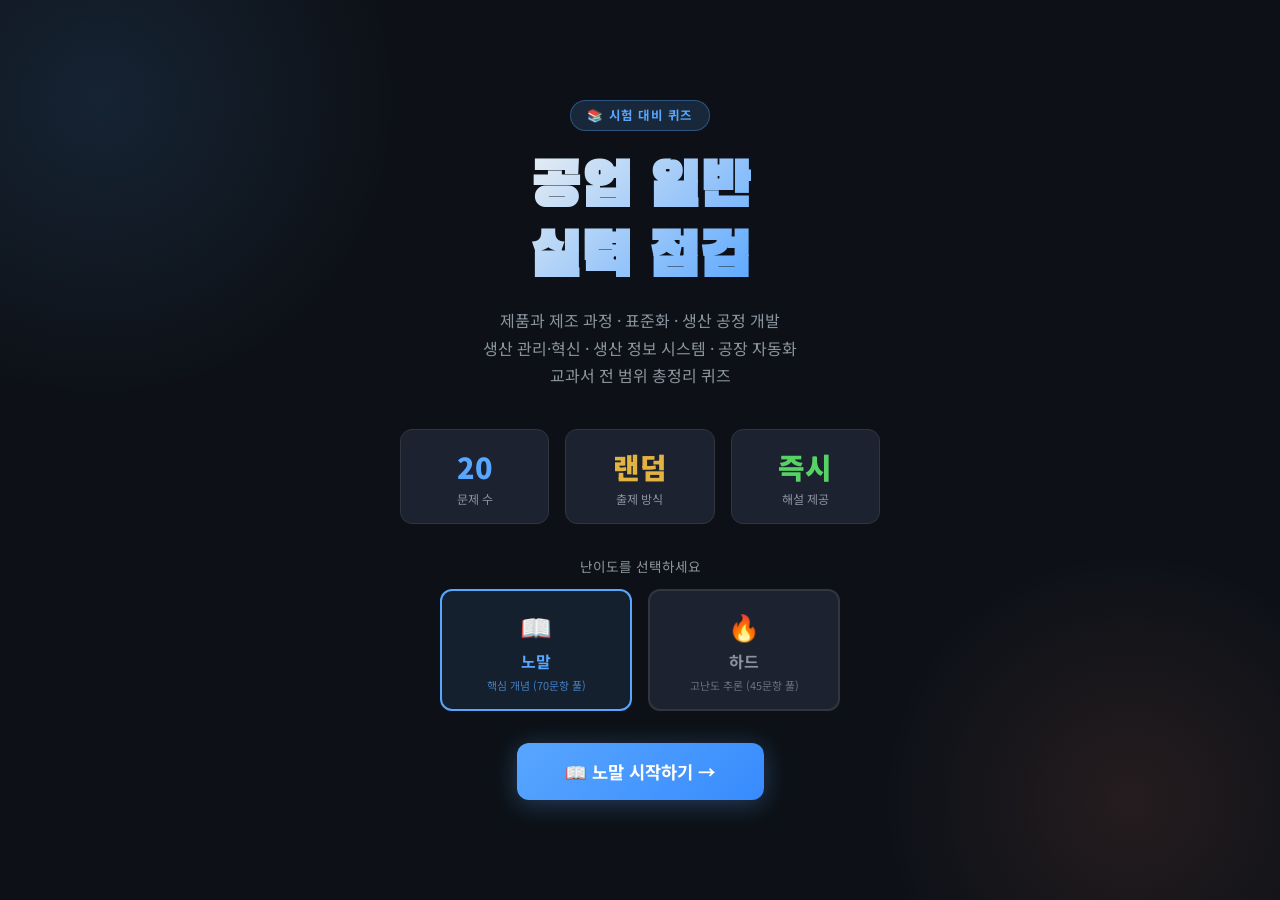
<file: 2026_2nd/index_1.html>
<!DOCTYPE html>
<html lang="ko">
<head>
<meta charset="UTF-8">
<meta name="viewport" content="width=device-width, initial-scale=1.0">
<title>공업 일반 시험 대비 퀴즈</title>
<link href="https://fonts.googleapis.com/css2?family=Noto+Sans+KR:wght@400;500;700;900&family=Black+Han+Sans&display=swap" rel="stylesheet">
<style>
  :root {
    --bg: #0d1117; --surface: #161b22; --card: #1c2230; --border: #30363d;
    --accent: #58a6ff; --accent2: #f78166; --accent3: #56d364; --text: #e6edf3;
    --text-muted: #8b949e; --correct: #1a4731; --correct-border: #56d364;
    --wrong: #4a1c1c; --wrong-border: #f85149; --yellow: #e3b341;
    --hard: #c678dd; --hard-bg: rgba(198,120,221,0.12); --hard-border: rgba(198,120,221,0.35);
  }
  * { box-sizing: border-box; margin: 0; padding: 0; }
  body { background: var(--bg); color: var(--text); font-family: 'Noto Sans KR', sans-serif; min-height: 100vh; }
  #start-screen { display: flex; flex-direction: column; align-items: center; justify-content: center; min-height: 100vh; padding: 2rem; position: relative; overflow: hidden; }
  #start-screen::before { content: ''; position: absolute; top: -200px; left: -200px; width: 600px; height: 600px; background: radial-gradient(circle, rgba(88,166,255,0.12) 0%, transparent 70%); pointer-events: none; }
  #start-screen::after { content: ''; position: absolute; bottom: -150px; right: -100px; width: 500px; height: 500px; background: radial-gradient(circle, rgba(247,129,102,0.10) 0%, transparent 70%); pointer-events: none; }
  .start-badge { background: rgba(88,166,255,0.15); border: 1px solid rgba(88,166,255,0.35); color: var(--accent); font-size: 0.78rem; font-weight: 700; letter-spacing: 0.12em; padding: 0.35rem 1rem; border-radius: 100px; margin-bottom: 1.5rem; text-transform: uppercase; }
  .start-title { font-family: 'Black Han Sans', sans-serif; font-size: clamp(2.2rem, 6vw, 3.8rem); text-align: center; line-height: 1.15; margin-bottom: 0.8rem; background: linear-gradient(135deg, #e6edf3 0%, #58a6ff 100%); -webkit-background-clip: text; -webkit-text-fill-color: transparent; background-clip: text; }
  .start-sub { color: var(--text-muted); font-size: 1rem; text-align: center; margin-bottom: 2.5rem; line-height: 1.7; }
  .info-grid { display: grid; grid-template-columns: repeat(3, 1fr); gap: 1rem; margin-bottom: 2rem; width: 100%; max-width: 480px; }
  .info-card { background: var(--card); border: 1px solid var(--border); border-radius: 12px; padding: 1rem; text-align: center; }
  .info-card .num { font-size: 1.8rem; font-weight: 900; color: var(--accent); display: block; }
  .info-card .lbl { font-size: 0.75rem; color: var(--text-muted); margin-top: 0.2rem; }
  .diff-select-label { font-size: 0.85rem; color: var(--text-muted); margin-bottom: 0.8rem; text-align: center; }
  .diff-buttons { display: flex; gap: 1rem; margin-bottom: 2rem; width: 100%; max-width: 400px; }
  .diff-btn { flex: 1; padding: 1rem 0.8rem; border-radius: 12px; border: 2px solid var(--border); background: var(--card); color: var(--text-muted); font-family: 'Noto Sans KR', sans-serif; font-size: 0.92rem; font-weight: 700; cursor: pointer; transition: all 0.2s; display: flex; flex-direction: column; align-items: center; gap: 0.3rem; }
  .diff-btn .diff-icon { font-size: 1.6rem; }
  .diff-btn .diff-name { font-size: 1rem; }
  .diff-btn .diff-desc { font-size: 0.68rem; font-weight: 400; opacity: 0.7; }
  .diff-btn.selected-normal { border-color: var(--accent); background: rgba(88,166,255,0.1); color: var(--accent); }
  .diff-btn.selected-hard { border-color: var(--hard); background: var(--hard-bg); color: var(--hard); }
  .btn-start { background: linear-gradient(135deg, #58a6ff, #388bfd); color: #fff; border: none; padding: 1rem 3rem; font-size: 1.1rem; font-weight: 700; font-family: 'Noto Sans KR', sans-serif; border-radius: 12px; cursor: pointer; transition: transform 0.15s, box-shadow 0.15s; box-shadow: 0 4px 24px rgba(88,166,255,0.3); }
  .btn-start:hover { transform: translateY(-2px); box-shadow: 0 8px 32px rgba(88,166,255,0.45); }
  .btn-start.hard-mode { background: linear-gradient(135deg, #c678dd, #9b59b6); box-shadow: 0 4px 24px rgba(198,120,221,0.3); }
  .btn-start.hard-mode:hover { box-shadow: 0 8px 32px rgba(198,120,221,0.45); }
  #quiz-screen { display: none; max-width: 720px; margin: 0 auto; padding: 2rem 1.5rem 5rem; }
  .quiz-header { display: flex; justify-content: space-between; align-items: center; margin-bottom: 1.5rem; }
  .quiz-counter { font-size: 0.85rem; color: var(--text-muted); font-weight: 700; letter-spacing: 0.05em; }
  .quiz-counter span { color: var(--accent); font-size: 1.1rem; }
  .score-badge { background: rgba(86,211,100,0.15); border: 1px solid rgba(86,211,100,0.3); color: var(--accent3); font-size: 0.8rem; font-weight: 700; padding: 0.3rem 0.8rem; border-radius: 100px; }
  .progress-bar-wrap { height: 4px; background: var(--border); border-radius: 99px; margin-bottom: 2rem; overflow: hidden; }
  .progress-bar-fill { height: 100%; background: linear-gradient(90deg, #58a6ff, #56d364); border-radius: 99px; transition: width 0.4s ease; }
  .progress-bar-fill.hard-fill { background: linear-gradient(90deg, #c678dd, #f78166); }
  .question-card { background: var(--card); border: 1px solid var(--border); border-radius: 16px; padding: 1.8rem; margin-bottom: 1.4rem; position: relative; overflow: hidden; }
  .question-card::before { content: ''; position: absolute; top: 0; left: 0; right: 0; height: 3px; background: linear-gradient(90deg, #58a6ff, #388bfd); }
  .question-card.hard-card::before { background: linear-gradient(90deg, #c678dd, #f78166); }
  .question-type { font-size: 0.72rem; font-weight: 700; letter-spacing: 0.1em; text-transform: uppercase; color: var(--accent); margin-bottom: 0.8rem; display: flex; align-items: center; gap: 0.4rem; flex-wrap: wrap; }
  .question-type::before { content: ''; display: inline-block; width: 6px; height: 6px; background: var(--accent); border-radius: 50%; }
  .question-card.hard-card .question-type { color: var(--hard); }
  .question-card.hard-card .question-type::before { background: var(--hard); }
  .hard-badge-inline { background: var(--hard-bg); border: 1px solid var(--hard-border); color: var(--hard); font-size: 0.68rem; padding: 0.1rem 0.5rem; border-radius: 100px; font-weight: 700; }
  .fmt-tag { background: rgba(88,166,255,0.12); border: 1px solid rgba(88,166,255,0.25); color: var(--accent); font-size: 0.68rem; padding: 0.1rem 0.5rem; border-radius: 100px; font-weight: 700; }
  .question-card.hard-card .fmt-tag { background: var(--hard-bg); border-color: var(--hard-border); color: var(--hard); }
  .question-text { font-size: 1.05rem; font-weight: 500; line-height: 1.7; color: var(--text); margin-top: 0.3rem; }
  .hq-box { background: rgba(255,255,255,0.03); border: 0.5px solid var(--border); border-radius: 10px; padding: 12px 14px; margin: 10px 0; font-size: 0.88rem; color: var(--text); line-height: 1.8; }
  .hq-box-title { font-size: 0.72rem; font-weight: 700; color: var(--text-muted); margin-bottom: 6px; letter-spacing: 0.05em; text-transform: uppercase; }
  .hq-underline { display: inline; border-bottom: 2px solid #f85149; color: var(--text); font-weight: 600; }
  .hq-arrow-flow { display: flex; flex-wrap: wrap; align-items: center; gap: 6px; margin: 10px 0; font-size: 0.85rem; }
  .hq-flow-box { background: rgba(255,255,255,0.05); border: 0.5px solid var(--border); border-radius: 8px; padding: 6px 12px; color: var(--text); white-space: nowrap; font-size: 0.82rem; line-height: 1.4; text-align: center; }
  .hq-flow-blank { background: rgba(198,120,221,0.12); border: 0.5px solid rgba(198,120,221,0.4); border-radius: 8px; padding: 6px 14px; color: var(--hard); font-weight: 700; white-space: nowrap; font-size: 0.82rem; }
  .hq-flow-arrow { color: var(--text-muted); font-size: 1rem; }
  .hq-two-col { display: grid; grid-template-columns: 1fr 1fr; gap: 8px; margin: 10px 0; }
  .hq-col-card { background: rgba(255,255,255,0.03); border: 0.5px solid var(--border); border-radius: 8px; padding: 10px 12px; font-size: 0.82rem; color: var(--text); line-height: 1.7; }
  .hq-col-label { font-size: 0.7rem; font-weight: 700; color: var(--text-muted); margin-bottom: 4px; }
  .hq-table-wrap { overflow-x: auto; margin: 10px 0; }
  .hq-table { width: 100%; border-collapse: collapse; font-size: 0.82rem; }
  .hq-table th { background: rgba(255,255,255,0.04); color: var(--text-muted); font-weight: 600; padding: 7px 10px; text-align: left; border-bottom: 0.5px solid var(--border); }
  .hq-table td { padding: 7px 10px; border-bottom: 0.5px solid rgba(255,255,255,0.05); color: var(--text); vertical-align: top; line-height: 1.5; }
  .hq-glyph-row { display: flex; gap: 10px; flex-wrap: wrap; margin: 8px 0; }
  .hq-glyph { background: rgba(255,255,255,0.04); border: 0.5px solid var(--border); border-radius: 8px; padding: 8px 12px; font-size: 0.82rem; display: flex; align-items: center; gap: 6px; }
  .hq-glyph .sym { font-size: 1.1rem; font-weight: 700; color: var(--accent); width: 20px; text-align: center; }
  .choices { display: flex; flex-direction: column; gap: 0.75rem; margin-bottom: 1.4rem; }
  .choice-btn { background: var(--surface); border: 1.5px solid var(--border); color: var(--text); padding: 0.9rem 1.2rem; border-radius: 10px; text-align: left; font-size: 0.93rem; font-family: 'Noto Sans KR', sans-serif; cursor: pointer; transition: all 0.15s; display: flex; align-items: flex-start; gap: 0.8rem; line-height: 1.5; }
  .choice-btn:hover:not(:disabled) { border-color: var(--accent); background: rgba(88,166,255,0.08); transform: translateX(3px); }
  .hard-mode-active .choice-btn:hover:not(:disabled) { border-color: var(--hard); background: var(--hard-bg); }
  .choice-btn .choice-num { min-width: 24px; height: 24px; border-radius: 6px; background: var(--border); color: var(--text-muted); display: flex; align-items: center; justify-content: center; font-size: 0.78rem; font-weight: 700; flex-shrink: 0; margin-top: 1px; transition: all 0.15s; }
  .choice-btn:hover:not(:disabled) .choice-num { background: var(--accent); color: #fff; }
  .hard-mode-active .choice-btn:hover:not(:disabled) .choice-num { background: var(--hard); color: #fff; }
  .choice-btn.correct { background: var(--correct); border-color: var(--correct-border); color: #fff; }
  .choice-btn.correct .choice-num { background: var(--correct-border); color: #fff; }
  .choice-btn.wrong { background: var(--wrong); border-color: var(--wrong-border); color: #fff; }
  .choice-btn.wrong .choice-num { background: var(--wrong-border); color: #fff; }
  .choice-btn:disabled { cursor: default; }
  .explanation { display: none; background: rgba(88,166,255,0.06); border: 1px solid rgba(88,166,255,0.2); border-radius: 10px; padding: 1rem 1.2rem; font-size: 0.88rem; color: #a8c9f7; line-height: 1.7; margin-bottom: 1.4rem; }
  .explanation .ex-label { font-weight: 700; color: var(--accent); margin-bottom: 0.3rem; display: block; font-size: 0.78rem; letter-spacing: 0.08em; text-transform: uppercase; }
  .short-answer-wrap { display: flex; gap: 0.7rem; margin-bottom: 1.4rem; flex-direction: column; }
  .short-input-row { display: flex; gap: 0.7rem; }
  .short-input { flex: 1; background: var(--surface); border: 1.5px solid var(--border); color: var(--text); padding: 0.85rem 1rem; border-radius: 10px; font-size: 0.95rem; font-family: 'Noto Sans KR', sans-serif; outline: none; transition: border-color 0.15s; }
  .short-input:focus { border-color: var(--accent); }
  .short-input.correct { border-color: var(--correct-border); background: var(--correct); }
  .short-input.wrong { border-color: var(--wrong-border); background: var(--wrong); }
  .btn-submit { background: var(--accent); color: #fff; border: none; padding: 0.85rem 1.4rem; border-radius: 10px; font-size: 0.9rem; font-weight: 700; font-family: 'Noto Sans KR', sans-serif; cursor: pointer; transition: opacity 0.15s; white-space: nowrap; }
  .btn-submit:hover { opacity: 0.85; } .btn-submit:disabled { opacity: 0.4; cursor: default; }
  .sa-hint { font-size: 0.82rem; color: var(--text-muted); padding: 0 0.2rem; }
  .sa-hint.correct-hint { color: var(--accent3); font-weight: 700; }
  .sa-hint.wrong-hint { color: var(--accent2); }
  .btn-next { width: 100%; background: linear-gradient(135deg, #58a6ff, #388bfd); color: #fff; border: none; padding: 1rem; border-radius: 12px; font-size: 1rem; font-weight: 700; font-family: 'Noto Sans KR', sans-serif; cursor: pointer; transition: transform 0.15s, opacity 0.15s; display: none; }
  .btn-next.hard-next { background: linear-gradient(135deg, #c678dd, #9b59b6); }
  .btn-next:hover { opacity: 0.9; transform: translateY(-1px); }
  #result-screen { display: none; max-width: 600px; margin: 0 auto; padding: 3rem 1.5rem; text-align: center; min-height: 100vh; justify-content: center; flex-direction: column; align-items: center; }
  .result-emoji { font-size: 5rem; margin-bottom: 1rem; display: block; animation: bounce 0.5s ease; }
  @keyframes bounce { 0%{transform:scale(0.5);opacity:0} 70%{transform:scale(1.15)} 100%{transform:scale(1);opacity:1} }
  .result-title { font-family: 'Black Han Sans', sans-serif; font-size: 2.2rem; margin-bottom: 0.5rem; }
  .result-score { font-size: 3.5rem; font-weight: 900; margin: 1rem 0; }
  .result-score .score-num { color: var(--accent); }
  .result-score .score-num.hard-score { color: var(--hard); }
  .result-diff-badge { display: inline-block; padding: 0.3rem 1rem; border-radius: 100px; font-size: 0.8rem; font-weight: 700; margin-bottom: 0.5rem; }
  .result-diff-badge.normal { background: rgba(88,166,255,0.15); border: 1px solid rgba(88,166,255,0.3); color: var(--accent); }
  .result-diff-badge.hard { background: var(--hard-bg); border: 1px solid var(--hard-border); color: var(--hard); }
  .result-detail { color: var(--text-muted); margin-bottom: 2rem; font-size: 0.95rem; line-height: 1.7; white-space: pre-line; }
  .result-bars { width: 100%; max-width: 400px; margin: 0 auto 2rem; display: flex; flex-direction: column; gap: 0.8rem; }
  .result-bar-row { display: flex; align-items: center; gap: 0.8rem; font-size: 0.85rem; }
  .result-bar-label { width: 50px; text-align: right; color: var(--text-muted); flex-shrink: 0; }
  .result-bar-track { flex: 1; height: 10px; background: var(--border); border-radius: 99px; overflow: hidden; }
  .result-bar-fill-correct { height: 100%; background: var(--accent3); border-radius: 99px; transition: width 1s ease; }
  .result-bar-fill-wrong { height: 100%; background: var(--accent2); border-radius: 99px; transition: width 1s ease; }
  .result-bar-count { width: 30px; font-weight: 700; }
  .result-buttons { display: flex; gap: 0.7rem; width: 100%; max-width: 400px; flex-wrap: wrap; }
  .btn-r { flex: 1; min-width: 100px; border: none; padding: 0.85rem 0.5rem; border-radius: 12px; font-size: 0.88rem; font-weight: 700; font-family: 'Noto Sans KR', sans-serif; cursor: pointer; transition: opacity 0.15s; }
  .btn-r:hover { opacity: 0.85; }
  .btn-r.normal { background: linear-gradient(135deg, #58a6ff, #388bfd); color: #fff; }
  .btn-r.hard-btn { background: linear-gradient(135deg, #c678dd, #9b59b6); color: #fff; }
  .btn-r.home { background: var(--card); color: var(--text); border: 1.5px solid var(--border); }
  .btn-r.home:hover { border-color: var(--accent); }
  @media(max-width:600px){
    .info-grid{grid-template-columns:repeat(3,1fr);gap:0.6rem}
    .question-text{font-size:0.95rem}
    .choice-btn{font-size:0.85rem;padding:0.75rem 0.9rem}
    .hq-two-col{grid-template-columns:1fr}
    .diff-buttons{gap:0.6rem}
  }
</style>
</head>
<body>

<div id="start-screen">
  <div class="start-badge">📚 시험 대비 퀴즈</div>
  <h1 class="start-title">공업 일반<br>실력 점검</h1>
  <p class="start-sub">제품과 제조 과정 · 표준화 · 생산 공정 개발<br>생산 관리·혁신 · 생산 정보 시스템 · 공장 자동화<br>교과서 전 범위 총정리 퀴즈</p>
  <div class="info-grid">
    <div class="info-card"><span class="num">20</span><div class="lbl">문제 수</div></div>
    <div class="info-card"><span class="num" style="color:var(--yellow)">랜덤</span><div class="lbl">출제 방식</div></div>
    <div class="info-card"><span class="num" style="color:var(--accent3)">즉시</span><div class="lbl">해설 제공</div></div>
  </div>
  <p class="diff-select-label">난이도를 선택하세요</p>
  <div class="diff-buttons">
    <button class="diff-btn selected-normal" id="btn-diff-normal" onclick="selectDiff('normal')">
      <span class="diff-icon">📖</span><span class="diff-name">노말</span><span class="diff-desc">핵심 개념 (70문항 풀)</span>
    </button>
    <button class="diff-btn" id="btn-diff-hard" onclick="selectDiff('hard')">
      <span class="diff-icon">🔥</span><span class="diff-name">하드</span><span class="diff-desc">고난도 추론 (45문항 풀)</span>
    </button>
  </div>
  <button class="btn-start" id="btn-start-main" onclick="startQuiz()">노말 시작하기 →</button>
</div>

<div id="quiz-screen">
  <div class="quiz-header">
    <div class="quiz-counter">문제 <span id="cur-q">1</span> / 20</div>
    <div class="score-badge">점수: <span id="live-score">0</span>점</div>
  </div>
  <div class="progress-bar-wrap"><div class="progress-bar-fill" id="progress-fill" style="width:5%"></div></div>
  <div class="question-card" id="q-card">
    <div class="question-type" id="q-type">객관식</div>
    <div class="question-text" id="q-text"></div>
    <div id="q-html-content"></div>
  </div>
  <div id="choices-area"></div>
  <div class="explanation" id="explanation"><span class="ex-label">💡 해설</span><span id="exp-text"></span></div>
  <button class="btn-next" id="btn-next" onclick="nextQuestion()">다음 문제 →</button>
</div>

<div id="result-screen">
  <span class="result-emoji" id="result-emoji">🎉</span>
  <div class="result-diff-badge normal" id="result-diff-badge">노말 모드</div>
  <h2 class="result-title" id="result-title">수고했어요!</h2>
  <div class="result-score"><span class="score-num" id="result-score-num">0</span> <span style="font-size:1.5rem;color:var(--text-muted)">/ 20</span></div>
  <p class="result-detail" id="result-detail"></p>
  <div class="result-bars">
    <div class="result-bar-row">
      <span class="result-bar-label" style="color:var(--accent3)">정답</span>
      <div class="result-bar-track"><div class="result-bar-fill-correct" id="bar-correct" style="width:0%"></div></div>
      <span class="result-bar-count" style="color:var(--accent3)" id="cnt-correct">0</span>
    </div>
    <div class="result-bar-row">
      <span class="result-bar-label" style="color:var(--accent2)">오답</span>
      <div class="result-bar-track"><div class="result-bar-fill-wrong" id="bar-wrong" style="width:0%"></div></div>
      <span class="result-bar-count" style="color:var(--accent2)" id="cnt-wrong">0</span>
    </div>
  </div>
  <div class="result-buttons">
    <button class="btn-r normal" onclick="startQuiz('normal')">📖 노말</button>
    <button class="btn-r hard-btn" onclick="startQuiz('hard')">🔥 하드</button>
    <button class="btn-r home" onclick="goHome()">🏠 처음</button>
  </div>
</div>

<script>
function shuffle(arr){const a=[...arr];for(let i=a.length-1;i>0;i--){const j=Math.floor(Math.random()*(i+1));[a[i],a[j]]=[a[j],a[i]]}return a;}

function pickMC(choices, answerIdx, noShuffle) {
  if (noShuffle) return { shuffledChoices: choices, newAnswerIdx: answerIdx };
  const correct = choices[answerIdx];
  const wrong = shuffle(choices.filter((_, i) => i !== answerIdx)).slice(0, 3);
  const pool = shuffle([correct, ...wrong]);
  return { shuffledChoices: pool, newAnswerIdx: pool.indexOf(correct) };
}

function checkSA(input, answers){
  const norm = s => s.replace(/\s/g,'').toLowerCase();
  return answers.some(a => norm(a) === norm(input));
}

const LABELS4 = ['①','②','③','④'];
const LABELS5 = ['①','②','③','④','⑤'];

const NORMAL_QUESTIONS = [
  {type:'mc',q:'주문 생산에 대한 설명으로 옳은 것은?',
  choices:['고객의 주문에 따라 생산이 이루어지는 방식이다','시장의 수요를 예측하여 동일한 제품을 대량으로 생산하는 방식이다','구두, 운동화, 양말 등이 대표적인 예이다','자동화된 전용 설비를 이용하여 생산한다','자재의 대량 구매로 생산 원가를 낮게 유지한다','소품종 대량 생산에 최적화된 방식이다'],
  answer:0,exp:'주문 생산(수주 생산)은 고객의 주문에 따라 생산이 이루어지는 방식으로, 선박·항공기·건물 등이 대표적입니다.'},

  {type:'mc',q:'계획 생산의 특징으로 옳지 않은 것은?',
  choices:['제품 종류가 다양하고 가격이 비쌈','시장 수요를 예측하여 동일 제품을 대량 생산','자동화된 전용 설비를 이용하여 생산','자재를 대량 구매하여 생산 원가 절감','구두, 운동화, 셔츠 등이 대표적인 예','기성품으로 판매됨'],
  answer:0,exp:'제품 종류가 다양하고 가격이 비싼 것은 주문 생산의 특징입니다. 계획 생산은 동일 제품의 대량 생산으로 원가를 낮추는 방식입니다.'},

  {type:'mc',q:'주문 생산의 대표적인 제품으로 옳은 것은?',
  choices:['선박, 항공기, 건물','구두, 운동화, 양말','셔츠, 장갑, 모자','라면, 과자, 음료','볼펜, 노트, 지우개','타이어, 벽돌, 시멘트'],
  answer:0,exp:'선박·항공기·건물은 고객의 주문에 따라 각각 다르게 제작되는 주문 생산(수주 생산)의 대표 사례입니다.'},

  {type:'mc',q:'계획 생산의 예로 가장 적절한 것은?',
  choices:['구두, 운동화, 셔츠, 양말, 장갑','선박, 항공기, 건물','특수 제작 의족, 맞춤 정장','고객 주문 가구, 맞춤 주방','특수 제작 산업용 로봇','주문 설계 교량'],
  answer:0,exp:'구두·운동화·셔츠·양말·장갑은 시장 수요를 예측하여 동일 제품을 대량 생산하는 계획 생산(예측 생산)의 대표 예입니다.'},

  {type:'mc',q:'생산 관리의 정의로 가장 올바른 것은?',
  choices:['원자재가 공장에 들어와 완제품이 되어 나갈 때까지의 전체 흐름을 관리하는 활동','기업의 재무 상태를 파악하고 자금을 조달·운용하는 활동','소비자에게 제품을 판매하고 홍보하는 마케팅 활동','기업 내 인재를 채용·교육·평가하는 인사 활동','연구개발을 통해 새로운 제품을 설계하는 활동','공급자와의 협상을 통해 원자재를 구매하는 활동'],
  answer:0,exp:'생산 관리는 원자재가 공장에 들어와 완제품이 되어 나갈 때까지의 전체 흐름(생산 계획·공정·품질·원가 등)을 관리하는 활동입니다.'},

  {type:'mc',q:'생산 관리의 목표 4가지에 해당하지 않는 것은?',
  choices:['광고 및 판매 촉진','원가 절감','품질 및 생산성 향상','납기 준수','유연성 확보','효율적 자원 활용'],
  answer:0,exp:'생산 관리의 4대 목표는 원가 절감, 품질 및 생산성 향상, 납기 준수, 유연성 확보입니다. 광고·판매 촉진은 마케팅의 목표입니다.'},

  {type:'mc',q:'생산 관리의 목표 중 "유연성(Flexibility)"이 중요한 이유로 가장 적절한 것은?',
  choices:['소비자 요구가 다양해지고 시장 변화가 빨라 수요 변동에 따라 생산 수량을 빠르게 조절해야 하기 때문이다','생산 원가를 최소화하여 가격 경쟁력을 확보해야 하기 때문이다','납품 기한을 정확히 지켜 고객 신뢰를 유지해야 하기 때문이다','제품의 불량률을 줄여 품질을 향상시켜야 하기 때문이다','공장 자동화를 통해 인건비를 절감해야 하기 때문이다','대량 생산으로 단위 생산 원가를 낮춰야 하기 때문이다'],
  answer:0,exp:'유연성은 소비자 요구의 다양화와 시장 변화 속도에 대응하여 수요 변동에 따라 생산 수량을 빠르게 조절할 수 있는 능력을 의미합니다.'},

  {type:'mc',q:'생산 관리의 합리화 원칙 3S에 해당하지 않는 것은?',
  choices:['소형화(Smallification)','표준화(Standardization)','전문화(Specialization)','단순화(Simplification)','표준화 원칙','전문화 원칙'],
  answer:0,exp:'생산 관리의 합리화 원칙 3S는 표준화(Standardization), 전문화(Specialization), 단순화(Simplification)입니다. 소형화는 해당하지 않습니다.'},

  {type:'mc',q:'생산 관리 합리화 원칙 중 "표준화(Standardization)"의 정의로 옳은 것은?',
  choices:['제품의 크기, 형태, 품질 등을 일정한 기준에 맞추어 통일하는 원칙','불필요한 품목을 줄여 가짓수를 단순하게 만드는 활동','작업자의 전문성 향상으로 생산 능률을 높이는 원칙','컨베이어 시스템을 통해 대량 생산을 실현하는 방법','여러 종류의 제품을 소량씩 생산하는 방식','필요한 만큼만 생산하여 재고를 최소화하는 원칙'],
  answer:0,exp:'표준화는 제품의 크기·형태·품질 등을 일정한 기준에 맞추어 통일하는 원칙입니다. 이를 통해 부품 호환성과 생산 효율이 높아집니다.'},

  {type:'mc',q:'생산 관리 합리화 원칙 중 "단순화(Simplification)"의 정의로 옳은 것은?',
  choices:['불필요한 품목을 줄여 가짓수를 단순하게 만드는 활동','제품의 크기, 형태, 품질을 일정 기준에 맞추어 통일하는 원칙','작업자의 전문성을 향상시켜 생산 능률을 높이는 원칙','이동 조립법으로 대량 생산의 기틀을 마련하는 활동','기업 전체의 자원을 통합 관리하는 시스템','생산에 필요한 원자재를 유리한 조건으로 확보하는 활동'],
  answer:0,exp:'단순화는 불필요한 품목을 줄여 제품·부품·공정의 가짓수를 단순하게 만드는 활동입니다. 관리 효율과 생산성이 향상됩니다.'},

  {type:'mc',q:'생산 관리 3S 중 "전문화(Specialization)"의 특징으로 옳지 않은 것은?',
  choices:['동일 동작 반복으로 작업 피로도가 낮아진다','작업의 단순화로 숙련 기간이 단축된다','작업 도구 및 방법의 개선이 쉬워진다','개별 작업자의 업무 책임 한계가 명확해진다','생산 능률 향상으로 비용 절감 효과가 있다','안전도를 높이는 효과가 있다'],
  answer:0,exp:'전문화에서 동일 동작의 반복은 오히려 높은 작업 피로도를 유발하는 단점입니다. 나머지는 전문화의 장점에 해당합니다.'},

  {type:'mc',q:'포드 시스템(Ford System)의 핵심 특징으로 옳은 것은?',
  choices:['이동 조립법(컨베이어 시스템)으로 대량 생산의 기틀을 마련한 생산 시스템','필요한 때 필요한 만큼만 생산하여 재고를 최소화하는 시스템','기업 전체의 인적·물적 자원을 통합 관리하는 시스템','컴퓨터를 이용하여 제품 설계를 수행하는 시스템','자동화 기기로 생산성과 유연성을 높이는 생산 공정 시스템','제품 설계부터 판매까지 모든 정보를 유기적으로 연결하는 기술'],
  answer:0,exp:'포드 시스템은 이동 조립법(컨베이어 시스템)을 활용하여 대량 생산의 기틀을 마련한 생산 시스템입니다.'},

  {type:'mc',q:'포드 시스템에서 적용한 생산 관리 3S의 내용으로 옳은 것은?',
  choices:['제품의 단순화, 부품의 표준화, 공정의 전문화','제품의 표준화, 부품의 단순화, 공정의 자동화','제품의 전문화, 부품의 단순화, 공정의 표준화','제품의 자동화, 부품의 전문화, 공정의 단순화','제품의 단순화, 부품의 자동화, 공정의 표준화','제품의 표준화, 부품의 전문화, 공정의 단순화'],
  answer:0,exp:'포드 시스템의 3S는 제품의 단순화, 부품의 표준화, 공정의 전문화입니다. 이를 통해 대량 생산이 가능해졌습니다.'},

  {type:'mc',q:'적시 생산 방식(JIT: Just In Time)의 핵심 원리로 옳은 것은?',
  choices:['필요한 때 필요한 만큼 생산하여 낭비 요소를 제거하고 재고를 최소화하는 방식','대량 생산으로 단위 원가를 낮추고 재고를 최대화하여 공급 안정성을 확보하는 방식','컴퓨터 시스템으로 생산 전 과정을 자동화하여 무인 생산을 실현하는 방식','기업의 인적·물적 자원을 통합하여 실시간으로 관리하는 방식','설계 데이터를 바탕으로 컴퓨터를 이용해 제조 및 가공을 수행하는 방식','생산 라인에 이동 조립법을 도입하여 대량 생산의 기틀을 마련하는 방식'],
  answer:0,exp:'JIT(적시 생산 방식)는 필요한 때 필요한 만큼만 생산하여 낭비 요소를 제거하고 재고를 최소화하는 방식으로, 토요타 시스템이라고도 합니다.'},

  {type:'mc',q:'JIT(적시 생산 방식)와 관련된 설명으로 옳지 않은 것은?',
  choices:['대규모 창고 시설을 갖추어 재고를 최대한 많이 확보한다','필요한 만큼만 생산하는 것을 목표로 한다','낭비 요소의 제거를 핵심 원리로 한다','재고를 최소화하여 관리 비용을 절감한다','토요타 시스템이라고도 불린다','협력 업체와의 긴밀한 협력이 필요하다'],
  answer:0,exp:'JIT는 재고를 최소화하는 방식이므로 대규모 창고 시설을 갖추어 재고를 많이 확보하는 것은 JIT와 반대 개념입니다.'},

  {type:'mc',q:'ERP(전사적 자원 관리 시스템)에 대한 설명으로 옳은 것은?',
  choices:['기업 내의 모든 경영 활동 과정을 통합 관리하고 정보를 공유하는 시스템','컴퓨터를 이용하여 제품의 설계를 수행하는 시스템','설계 데이터를 바탕으로 컴퓨터를 이용해 제조 및 가공을 수행하는 시스템','자동화 기기로 생산성과 유연성을 높이는 생산 공정 시스템','제품 설계부터 판매까지 모든 정보를 유기적으로 연결하는 제조 시스템','필요한 때 필요한 만큼만 생산하여 재고를 최소화하는 시스템'],
  answer:0,exp:'ERP(Enterprise Resource Planning, 전사적 자원 관리 시스템)는 기업 내 모든 경영 활동(인적·물적 자원)을 통합 관리하고 정보를 공유하는 시스템입니다.'},

  {type:'sa',q:'기업 전체의 인적, 물적 자원을 통합하여 관리하는 전사적 자원 관리 시스템의 영문 약어를 쓰시오.',
  answers:['ERP','erp'],exp:'ERP(Enterprise Resource Planning)는 기업의 인적·물적 자원을 통합하여 관리하는 전사적 자원 관리 시스템입니다.'},

  {type:'mc',q:'CAD에 대한 설명으로 옳은 것은?',
  choices:['컴퓨터를 이용하여 제품의 설계를 수행하는 시스템','설계 데이터를 바탕으로 컴퓨터를 이용해 제조 및 가공을 수행하는 시스템','자동화 기기로 생산성과 유연성을 높이는 생산 공정 시스템','제품 설계부터 판매까지 모든 정보를 유기적으로 연결하는 시스템','기업 전체의 자원을 통합하여 관리하는 시스템','인간의 팔과 유사한 기능을 하는 자동화 장치'],
  answer:0,exp:'CAD(Computer Aided Design)는 컴퓨터를 이용하여 제품의 설계를 수행하는 시스템입니다.'},

  {type:'mc',q:'CAM에 대한 설명으로 옳은 것은?',
  choices:['설계 데이터를 바탕으로 컴퓨터를 이용해 제조 및 가공을 수행하는 시스템','컴퓨터를 이용하여 제품의 설계를 수행하는 시스템','자동화 기기로 생산성과 유연성을 높이는 생산 공정 시스템','기업 전체의 자원을 통합하여 관리하는 시스템','필요한 때 필요한 만큼만 생산하여 재고를 최소화하는 시스템','제품 설계부터 판매까지 모든 정보를 유기적으로 연결하는 시스템'],
  answer:0,exp:'CAM(Computer Aided Manufacturing)은 CAD의 설계 데이터를 바탕으로 컴퓨터를 이용해 실제 제조 및 가공을 수행하는 시스템입니다.'},

  {type:'mc',q:'FMS(유연 생산 시스템)에 대한 설명으로 옳은 것은?',
  choices:['자동화 기기와 이를 이용하여 생산성과 유연성을 높이도록 설계된 생산 공정 시스템','컴퓨터를 이용하여 제품의 설계를 수행하는 시스템','기업 내 모든 경영 활동을 통합 관리하고 정보를 공유하는 시스템','제품 설계부터 판매까지 모든 정보를 유기적으로 연결하는 기술','설계 데이터를 바탕으로 컴퓨터를 이용해 제조 및 가공을 수행하는 시스템','정해진 경로로 공장 내에서 부품이나 재료를 이동하는 장치'],
  answer:0,exp:'FMS(Flexible Manufacturing System, 유연 생산 시스템)는 로봇과 자동화 설비를 결합하여 생산성과 유연성을 극대화하도록 설계된 생산 공정 시스템입니다.'},

  {type:'mc',q:'CIM(컴퓨터 통합 제조)에 대한 설명으로 옳은 것은?',
  choices:['제품 설계부터 판매까지의 모든 정보를 유기적으로 연결하여 인력과 시간을 줄이는 시스템','컴퓨터를 이용하여 제품의 설계만을 수행하는 시스템','설계 데이터로 제조 및 가공만을 수행하는 시스템','기업 전체의 자원을 통합 관리하는 회계 시스템','필요한 만큼만 생산하여 재고를 최소화하는 시스템','이동 조립법으로 대량 생산의 기틀을 마련한 시스템'],
  answer:0,exp:'CIM(Computer Integrated Manufacturing)은 제품 설계부터 판매까지 모든 정보를 유기적으로 연결하여 인력과 시간을 절감하는 무인화 지향 통합 제조 기술입니다.'},

  {type:'sa',q:'컴퓨터를 이용하여 제품의 설계를 수행하는 시스템의 영문 약어를 쓰시오.',
  answers:['CAD','cad'],exp:'CAD(Computer Aided Design)는 컴퓨터를 이용하여 제품의 설계를 수행하는 시스템입니다.'},

  {type:'sa',q:'적시 생산 방식(JIT)을 처음 도입한 기업의 이름을 딴 별칭으로, JIT를 무엇이라고도 부르는가?',
  answers:['토요타 시스템','Toyota 시스템','도요타 시스템'],exp:'JIT는 일본의 토요타 자동차가 개발·도입한 생산 방식으로 "토요타 시스템"이라고도 불립니다.'},

  {type:'mc',q:'공정 기호 중 "○(원)"이 의미하는 것은?',
  choices:['원재료의 모양이나 성질을 변화시키는 가공(작업)','작업물의 품질이나 수량을 확인하는 검사','작업자의 위치 이동(운반)','작업물의 저장','다음 작업을 위해 대기(정체)','작업 완료 후 출하'],
  answer:0,exp:'공정 기호에서 ○(원)은 원재료의 모양이나 성질을 변화시키는 가공(작업) 단계를 나타냅니다.'},

  {type:'mc',q:'공정 기호 중 "□(사각형)"이 의미하는 것은?',
  choices:['작업물의 품질이나 수량을 확인하는 검사','원재료의 모양이나 성질을 변화시키는 가공','작업자의 위치 이동(운반)','작업물의 저장','다음 작업을 위해 대기(정체)','완성된 제품의 포장'],
  answer:0,exp:'공정 기호에서 □(사각형)은 작업물의 품질이나 수량을 확인하는 검사 단계를 나타냅니다.'},

  {type:'mc',q:'공정 기호 중 "▽(역삼각형)"이 의미하는 것은?',
  choices:['작업물의 저장','원재료의 가공','작업물의 검사','작업자의 운반','다음 작업을 위한 대기','제품의 출하'],
  answer:0,exp:'공정 기호에서 ▽(역삼각형)은 작업물의 저장을 나타냅니다.'},

  {type:'mc',q:'공정 기호 중 "D(대문자 D 모양)"가 의미하는 것은?',
  choices:['다음 작업을 위해 대기(정체)','원재료의 가공','작업물의 검사','작업자의 운반','작업물의 저장','제품의 입고'],
  answer:0,exp:'공정 기호에서 D는 다음 작업을 위한 대기(정체) 단계를 나타냅니다.'},

  {type:'mc',q:'공정 기호 중 "→(화살표)"가 의미하는 것은?',
  choices:['작업자의 위치 이동(운반)','원재료의 가공','작업물의 검사','작업물의 저장','다음 작업을 위한 대기','제품의 완성'],
  answer:0,exp:'공정 기호에서 →(화살표)는 작업자 또는 작업물의 위치 이동, 즉 운반을 나타냅니다.'},

  {type:'mc',q:'산업용 로봇에 대한 설명으로 옳은 것은?',
  choices:['인간의 팔과 유사한 기능을 하며 위험한 작업 환경에서 주로 사용되는 장치','정해진 경로를 따라 공장 내에서 부품이나 재료를 이동하는 장치','제품 설계부터 판매까지 모든 정보를 유기적으로 연결하는 시스템','생산 라인의 불량품을 자동으로 감지하고 분류하는 장치','기업의 인적·물적 자원을 통합하여 관리하는 시스템','자동화 기기로 생산성과 유연성을 높이는 생산 공정 시스템'],
  answer:0,exp:'산업용 로봇은 인간의 팔과 유사한 기능을 하는 자동화 장치로, 고온·위험·반복 작업 환경에서 주로 활용됩니다.'},

  {type:'mc',q:'수직 관절형 로봇의 특징으로 옳은 것은?',
  choices:['모든 방향을 자유롭게 움직이면서 작업할 수 있어 용도가 다양하다','가로, 세로, 높이 3차원 공간에서 직선 이동만 가능하다','허리처럼 회전하며 원통 형태의 작업 영역을 가진다','팔이 대포 포신처럼 움직이며 점용접 등에 활용된다','정해진 경로를 따라 공장 내 부품을 이동하는 장치이다','인간의 팔과 달리 수평 방향 이동만 가능하다'],
  answer:0,exp:'수직 관절형 로봇은 모든 방향을 자유롭게 움직일 수 있어 용도가 가장 다양한 로봇입니다. 작업 영역이 구(球) 형태로 표현됩니다.'},

  {type:'mc',q:'직각 좌표형 로봇의 특징으로 옳은 것은?',
  choices:['가로, 세로, 높이의 3차원 공간 내에서 직선 방향으로 작업이 가능하다','모든 방향을 자유롭게 움직이며 용도가 가장 다양하다','허리처럼 회전하며 원통 형태의 작업 영역을 가진다','팔이 대포 포신처럼 움직이며 점용접 등에 활용된다','구 형태의 작업 영역을 가져 사각 방향 작업에 유리하다','정해진 경로를 따라 공장 내 부품을 운반하는 장치이다'],
  answer:0,exp:'직각 좌표형 로봇은 가로·세로·높이(X·Y·Z축)의 3차원 공간에서 직선 이동으로 작업합니다. 작업 영역은 직육면체 형태입니다.'},

  {type:'mc',q:'극 좌표형 로봇에 대한 설명으로 옳은 것은?',
  choices:['팔이 대포의 포신처럼 움직이며 동작 영역이 넓어 점용접 등에 이용된다','가로, 세로, 높이 3차원 직선 이동이 가능한 로봇이다','모든 방향을 자유롭게 움직이며 용도가 다양한 로봇이다','허리처럼 회전하며 원통 형태의 작업 영역을 가진 로봇이다','정해진 경로를 따라 공장 내 부품을 이동하는 장치이다','구 형태 작업 영역으로 조립 작업에 주로 활용된다'],
  answer:0,exp:'극 좌표형 로봇은 팔이 대포의 포신처럼 움직이며 동작 영역이 넓어 사각 방향 작업에 유리하고 점용접 등에 활용됩니다.'},

  {type:'mc',q:'공장 자동화(FA)에서 무인 운반차(AGV)의 주요 역할로 옳은 것은?',
  choices:['정해진 경로를 따라 공장 내에서 부품이나 재료를 자동으로 이동하는 역할','위험한 작업 환경에서 인간의 팔과 유사한 동작으로 가공 작업을 수행하는 역할','제품 설계부터 판매까지 모든 정보를 통합 관리하는 역할','생산 계획에 맞춰 자재를 자동으로 주문·발주하는 역할','제품의 불량 여부를 감지하고 분류하는 자동 검사 역할','생산 현장의 온도·습도를 자동으로 제어하는 역할'],
  answer:0,exp:'무인 운반차(AGV: Automated Guided Vehicle)는 정해진 경로를 따라 공장 내에서 부품이나 재료를 자동 또는 수동으로 적재하여 이동하는 장치입니다.'},

  {type:'mc',q:'제품별 배치에 의한 생산 시스템의 특징으로 옳지 않은 것은?',
  choices:['다품종 소량 생산에 최적화되어 있다','소품종 대량 생산에 적합하다','자동화를 도입하기 쉽다','작업자의 숙련 기간이 짧고 습득이 쉽다','설비 장만 비용이 크다','기계 고장 시 전체 라인이 멈추는 위험이 있다'],
  answer:0,exp:'제품별 배치는 소품종 대량 생산에 적합한 방식입니다. 다품종 소량 생산에 적합한 것은 공정별 배치입니다.'},

  {type:'mc',q:'공정별 배치에 의한 생산 시스템의 특징으로 옳지 않은 것은?',
  choices:['작업자의 숙련 기간이 짧고 습득이 쉽다','기계 가동률이 높다','생산 제품 변화에 융통성 있게 대처 가능하다','전문적인 설비 관리가 가능하다','물자와 인력의 이동이 복잡해진다','공정별로 보유해야 하는 재고량이 많다'],
  answer:0,exp:'공정별 배치는 유사 기능 설비를 모아두는 방식으로, 다양한 제품 생산에 유연하게 대응할 수 있습니다. 그러나 작업자의 높은 숙련도가 요구됩니다.'},

  {type:'mc',q:'다품종 소량 생산에 대한 설명으로 옳은 것은?',
  choices:['소비자의 다양한 욕구에 대응하기 위해 여러 종류의 제품을 조금씩 생산하는 방식','동일한 제품을 대량으로 생산하여 단위 원가를 낮추는 방식','고객의 주문에 따라 개별적으로 특별 제작하는 방식','자동화된 전용 설비로 표준화된 제품을 반복 생산하는 방식','재고를 최대화하여 수요 변동에 안정적으로 대응하는 방식','소수의 표준화된 제품에 집중하여 품질을 높이는 방식'],
  answer:0,exp:'다품종 소량 생산은 소비자의 다양한 욕구에 대응하기 위해 여러 종류의 제품을 소량씩 생산하는 방식으로, FMS(유연 생산 시스템)와 연계됩니다.'},

  {type:'mc',q:'구매 관리의 정의로 옳은 것은?',
  choices:['기업이 제품 생산에 필요한 원자재를 적절한 공급원으로부터 유리한 조건으로 확보하는 활동','기업 내의 모든 경영 활동 과정을 통합 관리하고 정보를 공유하는 시스템','생산 현장에서 발생하는 불량품을 검출하고 품질을 관리하는 활동','완성된 제품을 소비자에게 판매하고 유통하는 활동','원자재 재고를 최소화하여 창고 비용을 절감하는 활동','생산 라인의 설비와 기계를 유지·보수하는 활동'],
  answer:0,exp:'구매 관리는 기업이 제품 생산에 필요한 원자재를 적절한 공급원으로부터 유리한 조건(가격, 품질, 납기 등)으로 확보하는 활동입니다.'},

  {type:'mc',q:'자재 저장의 원칙 중 선입선출법에 대한 설명으로 옳은 것은?',
  choices:['먼저 입고된 자재를 먼저 출고하여 자재의 노후화나 변질을 방지하는 방법','나중에 입고된 자재를 먼저 출고하여 재고 회전율을 높이는 방법','가장 최근에 구매한 자재를 우선 사용하여 원가를 절감하는 방법','자재를 임의 순서로 출고하여 창고 공간을 효율적으로 활용하는 방법','가장 비싸게 구입한 자재를 먼저 출고하여 손실을 최소화하는 방법','소비 기한에 상관없이 수량이 많은 자재부터 출고하는 방법'],
  answer:0,exp:'선입선출법은 먼저 입고된 자재를 먼저 출고하는 원칙으로, 자재의 노후화·변질을 방지하고 재고 관리를 효율화합니다.'},

  {type:'mc',q:'공장 자동화(FA) 단계 중 가장 상위 단계인 "통합화" 단계의 특징으로 옳은 것은?',
  choices:['제품 설계·생산·관리·마케팅 정보의 실시간 공유 및 최적화','단순 반복 작업을 기계로 대체하는 기계화 단계','개별 기계에 제어 장치를 추가하는 자동화 단계','여러 자동화 기기를 연결하는 시스템화 단계','인간의 판단이 필요한 작업을 자동화하는 지능화 단계','컴퓨터로 설계와 제조를 통합하는 CAD/CAM 단계'],
  answer:0,exp:'공장 자동화(FA)의 최상위 단계인 통합화 단계는 제품 설계·생산·관리·마케팅의 모든 정보를 실시간으로 공유하고 최적화하는 단계입니다.'},

  {type:'sa',q:'구매 관리의 5대 적정 요소 중, 제품의 규격과 성능이 요구 수준에 부합하는지를 의미하는 요소를 쓰시오.',
  answers:['적정 품질','품질'],exp:'구매 관리의 5대 적정 요소 중 "적정 품질"은 구매하는 원자재나 부품의 규격과 성능이 요구 수준에 부합하는지를 의미합니다.'},

  {type:'sa',q:'자재 저장의 원칙 중, 먼저 입고된 자재를 먼저 출고하여 자재의 노후화나 변질을 방지하는 방법을 무엇이라 하는가?',
  answers:['선입선출법','선입선출','FIFO'],exp:'선입선출법(FIFO: First In First Out)은 먼저 입고된 자재를 먼저 출고하는 방법으로 자재의 노후화와 변질을 방지합니다.'},

  {type:'mc',q:'제품의 의미로 가장 올바른 것은?',
  choices:['소비자의 요구를 충족하기 위하여 적절한 원료를 사용하여 고유한 형태로 만들어 낸 물품','시장에서 거래되는 모든 유·무형의 서비스','기업이 보유한 모든 자산을 의미하는 회계 용어','생산에 투입되는 원자재 그 자체','소비자가 직접 사용하지 않는 중간 생산물 전체','생산 공정에서 발생하는 부산물'],
  answer:0,exp:'제품은 소비자의 요구를 충족하기 위하여 적절한 원료를 사용하여 고유한 형태로 만들어 낸 물품을 의미합니다.'},

  {type:'mc',q:'내구재에 대한 설명으로 옳은 것은?',
  choices:['여러 번 사용해도 소모되지 않고 오랜 기간 사용할 수 있는 제품으로, 기계·자동차·냉장고 등이 해당한다','단 한 번만 사용할 수 있거나 사용 기간이 비교적 짧은 제품이다','구매 전 가격·품질·디자인 등을 비교한 후 구입하는 고가 제품이다','상표나 점포의 명성에 따라 구매가 결정되는 제품이다','소비재를 만들기 위한 중간재로서 최종 소비자가 소비하지 않는 제품이다','특별한 노력 없이 즉시 구입하는 생활 필수품이다'],
  answer:0,exp:'내구재는 여러 번 사용해도 소모되지 않고 오랜 기간 사용할 수 있는 제품으로, 산업용(기계·장치·건물)과 생활용(자동차·냉장고·TV) 내구재로 나뉩니다.'},

  {type:'mc',q:'비내구재에 해당하는 제품으로 가장 적절한 것은?',
  choices:['식료품, 의류, 화장품, 의약품','자동차, 냉장고, TV','기계, 장치, 건물','피아노, 명품 시계, 카메라','가구, 가전제품','선박, 항공기'],
  answer:0,exp:'비내구재는 단 한 번만 사용하거나 사용 기간이 비교적 짧은 제품으로, 식료품·의류·화장품·의약품 등이 대표적입니다.'},

  {type:'mc',q:'소비재와 생산재(산업재)에 대한 설명으로 옳은 것은?',
  choices:['소비재는 구매자가 욕구 충족을 위해 직접 소비하는 제품이고, 생산재는 소비재를 만들기 위한 부품·재료 등 중간재를 말한다','소비재는 자본재와 동일한 개념이며, 생산재는 최종 소비자가 직접 소비하는 제품이다','소비재는 편의품으로만 구성되고, 생산재는 선매품으로만 구성된다','생산재는 일상생활에서 소비자가 직접 소비하는 제품을 의미한다','소비재는 항상 비내구재이고, 생산재는 항상 내구재이다','생산재는 소비자가 구매 전 충분히 비교 검토하는 제품을 의미한다'],
  answer:0,exp:'소비재는 구매자가 욕구 충족을 위하여 일상생활에서 직접 소비하는 제품이며, 생산재(산업재)는 소비재를 만들기 위한 부품이나 재료 등 중간재를 의미합니다.'},

  {type:'mc',q:'다음 중 "선매품"에 대한 설명으로 가장 적절한 것은?',
  choices:['제품에 대한 정보가 부족한 소비자가 구매 전 가격·품질·디자인 등을 비교한 후 구입하는, 편의품보다 고가인 제품','특별한 노력 없이 즉시 구입하는 식료품, 약품 등 생활 필수품','상표나 점포의 명성과 신용에 따라 구매하며 가격이 매우 비싼 제품','최종 소비자가 소비하지 않는 부품이나 재료','인간에 의해 생산되어 완제품 생산에 부분적으로 투입되는 중간 생산물','여러 번 사용해도 소모되지 않는 산업용 내구재'],
  answer:0,exp:'선매품은 제품 정보가 부족한 소비자가 구매 전 여러 제품을 비교한 후 구입하는 제품으로 의류, 가구, 가전제품, 구두 등이 해당하며 편의품보다 고가입니다.'},

  {type:'mc',q:'다음 중 "전문품"의 예로 가장 적절한 것은?',
  choices:['카메라, 피아노, 명품 시계, 자동차','식료품, 약품, 기호품','의류, 가구, 가전제품, 구두','기계, 장치, 건물','공업 원료','소모품'],
  answer:0,exp:'전문품은 제품의 가치와 특성이 뚜렷하고 상표나 점포의 명성·신용에 따라 구매하는 제품으로, 카메라·피아노·명품 시계·자동차 등이 대표적이며 가격이 비쌉니다.'},

  {type:'sa',q:'인간에 의해 생산되어 완제품 생산에 부분적으로 투입되는 수단 또는 중간 생산물로, 중간재라고도 불리는 생산 요소를 무엇이라 하는가?',
  answers:['자본재'],exp:'자본재는 인간에 의해 생산되어 완제품 생산에 부분적으로 투입되는 수단 또는 중간 생산물로, 중간재라고도 하며 생산 요소 중 자본에 해당합니다.'},

  {type:'mc',q:'제품의 일반적인 제조 과정 순서로 옳은 것은?',
  choices:['제품 개발 → 설비 및 재료 준비 → 가공 및 조립(시제품) → 제품 검사 → 제품의 포장 및 출하','제품 검사 → 제품 개발 → 가공 및 조립 → 설비 및 재료 준비 → 포장 및 출하','설비 및 재료 준비 → 제품 개발 → 제품 검사 → 가공 및 조립 → 포장 및 출하','제품의 포장 및 출하 → 제품 개발 → 가공 및 조립 → 설비 및 재료 준비 → 제품 검사','가공 및 조립 → 설비 및 재료 준비 → 제품 개발 → 제품 검사 → 포장 및 출하','제품 개발 → 제품 검사 → 설비 및 재료 준비 → 가공 및 조립 → 포장 및 출하'],
  answer:0,exp:'제품의 일반적인 제조 과정은 제품 개발 → 설비 및 재료 준비 → 가공 및 조립(시제품) → 제품 검사 → 제품의 포장 및 출하 순으로 진행됩니다.'},

  {type:'mc',q:'표준화(Standardization)의 목적과 효과로 옳지 않은 것은?',
  choices:['제품 종류를 늘려 다양성을 극대화하는 것이 핵심 목적이다','제품과 업무 행위의 단순화를 도모한다','호환성을 향상시켜 전체적인 경제성을 추구한다','제품의 품질을 향상시키고 균일성을 유지한다','생산 능률을 증진하고 원가를 절감하는 효과가 있다','생산·소비·유통 등 여러 분야에서 경제적 효과를 가져온다'],
  answer:0,exp:'표준화는 제품과 업무 행위의 단순화, 호환성 향상을 통한 경제성 추구가 목적이며, 품질 향상·균일성 유지·생산 능률 증진·원가 절감 효과를 가져옵니다. 다양성 극대화는 표준화의 목적이 아닙니다.'},

  {type:'mc',q:'다음 국제 표준화 기구와 그 명칭이 바르게 연결된 것은?',
  choices:['ISO - 국제표준화기구','IEC - 국제표준화기구','ITU - 국제전기표준회의','ISO - 국제전기통신연합','IEC - 국제전기통신연합','ITU - 국제표준화기구'],
  answer:0,exp:'ISO(International Standardization Organization)는 국제표준화기구, IEC는 국제전기표준회의, ITU는 국제전기(에너지)통신연합입니다.'},

  {type:'mc',q:'한국산업표준(KS)에 대한 설명으로 옳은 것은?',
  choices:['서비스의 품질, 생산 효율, 생산 기술을 향상시키고 거래를 단순화·공정화하여 산업경쟁력을 향상시키는 것을 목적으로 한다','미국의 국가 표준 기관에서 제정한 표준이다','일본공업표준을 한국에 그대로 적용한 표준이다','국제표준화기구가 직접 인증하는 국제 규격이다','전기·전자 부문만을 대상으로 하는 표준이다','자동차 산업에 한정하여 적용되는 표준이다'],
  answer:0,exp:'한국산업표준(KS)은 서비스의 품질, 생산 효율, 생산 기술을 향상시키고 거래를 단순화·공정화하여 소비를 합리화함으로써 산업경쟁력을 향상시키고 국가 경제를 발전시키는 것을 목적으로 합니다.'},

  {type:'sa',q:'우리나라의 국가 통합 인증 마크를 영문 약어로 쓰시오.',
  answers:['KC','kc'],exp:'국가 통합 인증 마크는 KC이며, 유럽연합(EU)의 CE, 중국의 CCC와 같은 성격의 인증 마크입니다.'},

  {type:'mc',q:'제품의 수명 주기 4단계를 순서대로 바르게 나열한 것은?',
  choices:['도입기 → 성장기 → 성숙기 → 쇠퇴기','성장기 → 도입기 → 쇠퇴기 → 성숙기','도입기 → 성숙기 → 성장기 → 쇠퇴기','쇠퇴기 → 성장기 → 도입기 → 성숙기','성숙기 → 도입기 → 성장기 → 쇠퇴기','도입기 → 쇠퇴기 → 성장기 → 성숙기'],
  answer:0,exp:'제품의 수명 주기는 도입기 → 성장기 → 성숙기 → 쇠퇴기 순으로 진행됩니다.'},

  {type:'mc',q:'제품 수명 주기 중 "성숙기"의 특징으로 옳은 것은?',
  choices:['매출액이 최고 수준을 유지하며 성장률이 정체되고, 이익의 극대화와 시장 점유율 유지가 마케팅 전략의 핵심이다','매출액이 서서히 증가하며 제품의 인지도 향상이 핵심 전략이다','매출액이 급격히 증가하며 시장 점유율 확대가 핵심 전략이다','매출액이 감소하며 최저 이익 유지와 비용 절감이 핵심 전략이다','신제품 출시 직후로 시장 규모 확대가 목표인 단계이다','제품이 시장에서 완전히 철수하는 단계이다'],
  answer:0,exp:'성숙기는 매출액이 최고 수준을 유지하면서 성장률이 정체되는 단계로, 이익의 극대화와 시장 점유율 유지가 마케팅 전략의 핵심입니다.'},

  {type:'mc',q:'제품 개발 과정의 순서로 옳은 것은?',
  choices:['아이디어 창출 → 제품 아이디어 선정 → 제품 예비 설계 → 시제품 제작 및 시험 → 최종 제품 제조','제품 예비 설계 → 아이디어 창출 → 시제품 제작 및 시험 → 제품 아이디어 선정 → 최종 제품 제조','시제품 제작 및 시험 → 아이디어 창출 → 제품 아이디어 선정 → 제품 예비 설계 → 최종 제품 제조','최종 제품 제조 → 아이디어 창출 → 제품 아이디어 선정 → 시제품 제작 및 시험 → 제품 예비 설계','아이디어 창출 → 시제품 제작 및 시험 → 제품 아이디어 선정 → 제품 예비 설계 → 최종 제품 제조','제품 아이디어 선정 → 아이디어 창출 → 제품 예비 설계 → 최종 제품 제조 → 시제품 제작 및 시험'],
  answer:0,exp:'제품 개발 과정은 아이디어 창출 → 제품 아이디어 선정 → 제품 예비 설계 → 시제품 제작 및 시험 → 최종 제품 제조의 순서로 진행됩니다.'},

  {type:'mc',q:'제품의 최종 설계 단계에 포함되지 않는 것은?',
  choices:['예비 설계','기능 설계','형태 설계','생산 설계','최종 설계는 기능·형태·생산 설계로 구성됨','제품 설계는 예비 설계와 최종 설계로 구분됨'],
  answer:0,exp:'제품 설계 단계는 예비 설계와 최종 설계로 구분되며, 예비 설계는 최종 설계 이전 단계입니다. 최종 설계가 기능 설계, 형태 설계, 생산 설계로 구성됩니다.'},

  {type:'mc',q:'설비 배치 시 반드시 고려해야 하는 목표로 옳지 않은 것은?',
  choices:['생산의 경제성 추구만을 유일한 목표로 삼는다','운반의 최적화','생산 공정의 균형 유지','시설 공간의 효과적 활용','배치 변경에 대한 유연성','인력 및 설비 이용률 증대'],
  answer:0,exp:'설비 배치의 목표에는 운반의 최적화, 생산 공정의 균형 유지, 시설 공간의 효과적 활용, 배치 변경에 대한 유연성 등이 있으며 이 중 일부가 반드시 고려되어야 합니다. "생산의 경제성 추구만을 유일한 목표로 삼는다"는 표현은 옳지 않습니다.'},

  {type:'mc',q:'생산의 의미로 가장 올바른 것은?',
  choices:['원자재와 부품 등의 자재를 노동, 설비 및 자본, 정보 등의 생산 자원을 투입하여 제품으로 변환함으로써 새로운 가치를 산출하는 활동','완성된 제품을 소비자에게 직접 판매하는 활동','기업의 인사와 조직을 관리하는 활동','제품의 가격을 책정하고 광고하는 활동','재무제표를 작성하고 회계 감사를 수행하는 활동','시장 조사를 통해 소비자 요구를 파악하는 활동'],
  answer:0,exp:'생산은 자재(material), 노동(man), 설비(machine), 자본(money), 정보 등의 생산 자원을 투입하여 제품으로 변환함으로써 새로운 가치를 산출하는 활동을 말합니다.'},

  {type:'sa',q:'생산의 효율을 나타내는 지표로, "산출량 ÷ 투입량"으로 계산되는 개념을 무엇이라 하는가?',
  answers:['생산성'],exp:'생산성은 생산의 효율을 나타내는 지표로, 생산성 = 산출량 ÷ 투입량 으로 계산합니다.'},

  {type:'mc',q:'품질 분임조에 대한 설명으로 옳은 것은?',
  choices:['같은 작업장 내에서 생산 혁신 활동을 자발적으로 행하는 작은 그룹으로, 생산성과 품질 수준을 높이려는 목적으로 모든 구성원이 참여하는 활동','경영진이 일방적으로 품질 기준을 정하여 하달하는 제도','외부 컨설팅 업체에 품질 관리를 전적으로 위탁하는 방식','품질 불량 제품만을 전문적으로 폐기하는 부서','생산 라인을 일시 정지시키고 전수 검사를 수행하는 활동','국제 표준 인증을 전담하는 정부 기관'],
  answer:0,exp:'품질 분임조는 같은 작업장 내에서 생산 혁신 활동을 자발적으로 수행하는 작은 그룹으로, 생산성과 품질 수준을 높이기 위해 모든 구성원이 참여하는 전사적 혁신 활동의 일부입니다.'},

  {type:'mc',q:'6시그마(6σ)의 성공 요인으로 옳지 않은 것은?',
  choices:['철저한 비공개와 부서 간 정보 차단','최고 경영자의 강력한 리더십','정확한 데이터에 의한 관리','직원들에 대한 교육, 훈련','시스템 구축','충분한 준비'],
  answer:0,exp:'6시그마의 성공 요인은 최고 경영자의 강력한 리더십, 정확한 데이터에 의한 관리, 직원 교육·훈련, 시스템 구축, 충분한 준비 등입니다. 정보 차단은 해당하지 않습니다.'},

  {type:'mc',q:'3정 5S 중 "정리(整理)"의 의미로 옳은 것은?',
  choices:['필요한 물품과 불필요한 물품을 구분하고 불필요한 물품을 제거하여 공간의 낭비를 줄이는 것','즉시 꺼내어 사용할 수 있도록 보관 장소를 정하여 정렬하는 것','작업장의 모든 먼지와 이물을 제거하여 깨끗한 상태로 만드는 것','정리·정돈·청소를 계속 유지하여 오염 발생원을 근원적으로 개선하는 것','정리·정돈·청소·청결을 생활화하는 것','정품·정량·정위치를 지키는 것'],
  answer:0,exp:'정리(整理)는 필요한 물품과 불필요한 물품을 구분하고 불필요한 물품을 제거하여 공간의 낭비를 줄이는 것을 의미합니다. 5S는 정리-정돈-청소-청결-습관화 순입니다.'},

  {type:'mc',q:'3정 5S에서 "5S 성공의 열쇠"가 되는 마지막 단계는 무엇인가?',
  choices:['습관화','정리','정돈','청소','청결','정품'],
  answer:0,exp:'5S(정리-정돈-청소-청결-습관화) 중 나머지 4S(정리·정돈·청소·청결)의 성공 열쇠는 마지막 1S인 "습관화"에 달려 있습니다.'},

  {type:'mc',q:'토요타 생산 시스템(TPS)의 특징으로 옳은 것은?',
  choices:['필요한 양만큼 전 공정에 요구하는 후 공정 인수 방식(pull system)을 채택하여 효율을 극대화한다','대량의 재고를 미리 확보해 두는 푸시 방식(push system)을 채택한다','모든 공정을 무인 자동화하여 인력을 전혀 사용하지 않는다','컴퓨터 통합 제조(CIM)의 또 다른 명칭이다','제품의 표준화만을 강조하고 낭비 요소는 고려하지 않는다','전사적 자원 관리(ERP)와 동일한 개념이다'],
  answer:0,exp:'토요타 생산 시스템(TPS)은 적시 생산 시스템(JIT)을 기반으로 하며, 필요한 양만큼 전 공정에 요구하는 후 공정 인수 방식(pull system)을 채택하여 효율을 극대화합니다.'},

  {type:'mc',q:'LEAN 생산 시스템에서 말하는 7가지 낭비 요소에 해당하지 않는 것은?',
  choices:['표준화의 낭비','과잉 생산의 낭비','불량의 낭비','운반의 낭비','재고의 낭비','동작의 낭비'],
  answer:0,exp:'LEAN 생산 시스템의 7대 낭비 요소는 과잉 생산, 불량, 공정, 운반, 재고, 동작, 대기의 낭비입니다. 표준화의 낭비는 해당하지 않습니다.'},

  {type:'mc',q:'생산 정보 시스템 중 제조 실행 시스템(MES)에 대한 설명으로 가장 적절한 것은?',
  choices:['생산 현장에서 작업 지시, 실적 수집 등 제조 실행 과정을 관리하는 시스템','컴퓨터를 이용하여 제품의 설계만을 전담하는 시스템','기업 전체의 인적·물적 자원을 통합 관리하는 회계 중심 시스템','로봇과 자동화 설비를 결합한 생산 공정 시스템','제품 정보를 통합적으로 관리하는 데이터베이스 시스템','정해진 경로로 부품을 운반하는 무인 이동 장치'],
  answer:0,exp:'MES(Manufacturing Execution System, 제조 실행 시스템)는 생산 현장에서의 작업 지시, 실적 수집 등 실제 제조 실행 과정을 관리하는 생산 정보 시스템입니다.'},

  {type:'sa',q:'제품에 관한 모든 정보를 통합적으로 관리하는 시스템을 의미하는 영문 약어(Product Data Management)를 쓰시오.',
  answers:['PDM','pdm'],exp:'PDM(Product Data Management)은 제품 정보를 통합적으로 관리하는 시스템입니다.'},

  {type:'mc',q:'3D 프린팅 방식 중 "적층형"에 대한 설명으로 옳은 것은?',
  choices:['층층이 재료를 쌓아 올리는 방식','재료를 깎아 형상을 만드는 방식으로 재료 손실이 많다','금속을 용해하여 거푸집에 붓는 방식','두 개 이상의 재료를 접착제로 붙이는 방식','고온으로 재료를 가열하여 압축하는 방식','레이저로 재료 표면을 연마하는 방식'],
  answer:0,exp:'적층형 3D 프린팅은 층층이 재료를 쌓아 올리는 방식입니다. 반대로 절삭형은 재료를 깎아내는 방식으로 재료의 손실이 많습니다.'},

  {type:'mc',q:'생산 시스템의 유형 중 "위치 고정형 배치"에 가장 적합한 사례는 무엇인가?',
  choices:['선박이나 건물처럼 제품이 고정된 위치에 있고 설비와 작업자가 이동하며 작업하는 경우','동일한 자동차를 매일 수백 대씩 컨베이어 라인에서 생산하는 경우','여러 종류의 부품을 유사 기능별 설비에서 소량씩 가공하는 경우','전자제품 부품을 대량으로 표준화하여 생산하는 경우','식료품을 매일 같은 레시피로 대량 생산하는 경우','컴퓨터로 제품 설계만 전담하는 경우'],
  answer:0,exp:'위치 고정형 배치는 선박, 건물처럼 제품의 크기가 크거나 이동이 어려운 경우 제품은 고정된 위치에 있고 설비와 작업자가 이동하며 작업하는 방식입니다.'},
];

const HARD_QUESTIONS = [
  {type:'mc_hard',fmt:'흐름도 완성형',q:'다음 생산 방식의 분류에서 ㉠, ㉡에 들어갈 내용이 바르게 짝지어진 것은?',
  htmlContent:`<div class="hq-arrow-flow" style="justify-content:center;gap:10px;">
    <div class="hq-flow-blank" style="text-align:center;min-width:90px;">( ㉠ )<br><span style="font-size:0.7rem;color:var(--text-muted);">고객 주문 후 생산</span></div>
    <div style="font-size:1.5rem;color:var(--text-muted);">vs</div>
    <div class="hq-flow-blank" style="text-align:center;min-width:90px;">( ㉡ )<br><span style="font-size:0.7rem;color:var(--text-muted);">수요 예측 후 대량 생산</span></div>
  </div>
  <div class="hq-box" style="margin-top:8px;">
    ㉠ 예: 선박, 항공기, 건물<br>㉡ 예: 구두, 운동화, 셔츠, 양말
  </div>`,
  choices:['㉠ 계획 생산 — ㉡ 주문 생산','㉠ 주문 생산 — ㉡ 계획 생산','㉠ 다품종 소량 생산 — ㉡ 계획 생산','㉠ 주문 생산 — ㉡ 다품종 소량 생산','㉠ 계획 생산 — ㉡ 다품종 소량 생산'],
  answer:1,exp:'㉠=주문 생산(고객 주문에 따라 생산, 선박·항공기·건물), ㉡=계획 생산(수요 예측 후 대량 생산, 구두·운동화·셔츠).'},

  {type:'mc_hard',fmt:'개념 비교형',q:'주문 생산과 계획 생산을 비교한 내용으로 옳은 것은?',
  htmlContent:`<div class="hq-table-wrap"><table class="hq-table"><thead><tr><th>구분</th><th>주문 생산</th><th>계획 생산</th></tr></thead><tbody>
    <tr><td>생산 시점</td><td>?</td><td>수요 예측 후 사전 생산</td></tr>
    <tr><td>제품 가격</td><td>비쌈</td><td>?</td></tr>
    <tr><td>예시</td><td>선박, 항공기, 건물</td><td>구두, 셔츠, 양말</td></tr>
  </tbody></table></div>`,
  choices:['주문 생산: 사전 대량 생산 / 계획 생산: 저렴함','주문 생산: 고객 주문 후 생산 / 계획 생산: 상대적으로 저렴함','주문 생산: 수요 예측 후 생산 / 계획 생산: 가격 비쌈','주문 생산: 저렴함 / 계획 생산: 고객 주문 후 생산','주문 생산: 고객 주문 후 생산 / 계획 생산: 가격 비쌈'],
  answer:1,exp:'주문 생산은 고객 주문이 들어온 후 생산하며 가격이 비쌉니다. 계획 생산은 수요 예측 후 사전에 대량 생산하여 상대적으로 저렴합니다.'},

  {type:'mc_hard',fmt:'시스템 비교형',q:'다음 각 시스템과 그 설명이 바르게 연결된 것은?',
  htmlContent:`<div class="hq-table-wrap"><table class="hq-table"><thead><tr><th>시스템</th><th>설명</th></tr></thead><tbody>
    <tr><td>A. CAD</td><td>(가)</td></tr>
    <tr><td>B. CAM</td><td>(나)</td></tr>
    <tr><td>C. ERP</td><td>(다)</td></tr>
    <tr><td>D. FMS</td><td>(라)</td></tr>
  </tbody></table></div>
  <div class="hq-box" style="margin-top:8px;">
    ① 기업 전체 인적·물적 자원 통합 관리<br>
    ② 컴퓨터로 제품 설계 수행<br>
    ③ 로봇과 자동화 설비 결합으로 유연성 극대화<br>
    ④ 설계 데이터 기반 컴퓨터 제조·가공
  </div>`,
  choices:['A-①, B-②, C-③, D-④','A-②, B-④, C-①, D-③','A-③, B-①, C-②, D-④','A-②, B-③, C-①, D-④','A-④, B-②, C-③, D-①'],
  answer:1,exp:'CAD(②컴퓨터 설계), CAM(④컴퓨터 제조·가공), ERP(①전사적 자원 관리), FMS(③유연 생산 시스템, 로봇+자동화 설비).'},

  {type:'mc_hard',fmt:'오류 찾기형',q:'다음 생산 관리 시스템에 대한 설명 중 옳지 않은 것은?',
  htmlContent:`<div class="hq-box">
    ① CAD는 컴퓨터를 이용하여 제품의 설계를 수행하는 시스템이다.<br>
    ② CAM은 설계 데이터를 바탕으로 컴퓨터를 이용해 제조 및 가공을 수행하는 시스템이다.<br>
    ③ ERP는 기업 전체의 인적·물적 자원을 통합 관리하는 전사적 자원 관리 시스템이다.<br>
    ④ FMS는 필요한 때 필요한 만큼만 생산하여 재고를 최소화하는 적시 생산 시스템이다.<br>
    ⑤ CIM은 제품 설계부터 판매까지의 모든 정보를 유기적으로 연결하는 컴퓨터 통합 제조 시스템이다.
  </div>`,
  choices:['①','②','③','④','⑤'],
  answer:3,noShuffle:true,
  exp:'④가 틀렸습니다. FMS(유연 생산 시스템)는 로봇과 자동화 설비를 결합해 생산성과 유연성을 높이는 시스템입니다. 재고를 최소화하는 것은 JIT(적시 생산 방식)의 특징입니다.'},

  {type:'mc_hard',fmt:'빈칸 완성형',q:'다음 글의 ㉠~㉢에 들어갈 내용이 바르게 연결된 것은?',
  htmlContent:`<div class="hq-box">
    포드 시스템은 ( ㉠ )을(를) 도입하여 대량 생산의 기틀을 마련했다. 이 시스템에서는 생산 관리 3S, 즉 제품의 ( ㉡ ), 부품의 표준화, 공정의 ( ㉢ )을(를) 핵심 원리로 적용하였다.
  </div>`,
  choices:['㉠ JIT — ㉡ 전문화 — ㉢ 단순화','㉠ 이동 조립법 — ㉡ 단순화 — ㉢ 전문화','㉠ 이동 조립법 — ㉡ 표준화 — ㉢ 단순화','㉠ FMS — ㉡ 단순화 — ㉢ 전문화','㉠ 이동 조립법 — ㉡ 전문화 — ㉢ 표준화'],
  answer:1,exp:'포드 시스템의 핵심: 이동 조립법(컨베이어 시스템). 3S: 제품의 단순화, 부품의 표준화, 공정의 전문화.'},

  {type:'mc_hard',fmt:'추론형',q:'다음 조건을 모두 만족하는 생산 방식으로 가장 적절한 것은?',
  htmlContent:`<div class="hq-box">
    <strong>조건 1.</strong> 소비자의 다양한 욕구에 대응하는 것이 목적이다.<br>
    <strong>조건 2.</strong> 여러 종류의 제품을 소량씩 생산한다.<br>
    <strong>조건 3.</strong> FMS(유연 생산 시스템)와 연계되는 생산 방식이다.<br>
    <strong>조건 4.</strong> 소품종 대량 생산의 반대 개념이다.
  </div>`,
  choices:['주문 생산','계획 생산','다품종 소량 생산','소품종 대량 생산','JIT 생산'],
  answer:2,exp:'다품종 소량 생산은 소비자의 다양한 욕구에 대응하기 위해 여러 종류의 제품을 소량씩 생산하며, FMS와 연계됩니다.'},

  {type:'mc_hard',fmt:'공정 기호 적용형',q:'다음 공정 기호와 그 의미가 바르게 연결된 것을 모두 고른 것은?',
  htmlContent:`<div class="hq-box">
    ㄱ. ○ — 원재료의 모양이나 성질을 변화시키는 가공(작업)<br>
    ㄴ. □ — 작업물의 품질이나 수량을 확인하는 검사<br>
    ㄷ. → — 작업물의 저장<br>
    ㄹ. ▽ — 작업자의 위치 이동(운반)<br>
    ㅁ. D — 다음 작업을 위해 대기(정체)
  </div>`,
  choices:['ㄱ, ㄴ, ㄷ, ㄹ, ㅁ 모두','ㄱ, ㄴ, ㅁ','ㄴ, ㄷ, ㄹ','ㄱ, ㄷ, ㅁ','ㄴ, ㄹ, ㅁ'],
  answer:1,exp:'ㄷ 틀림(→는 운반, 저장이 아님), ㄹ 틀림(▽은 저장, 운반이 아님). 옳은 것: ㄱ(○=가공), ㄴ(□=검사), ㅁ(D=대기).'},

  {type:'mc_hard',fmt:'인과 관계 분석형',q:'다음 사례에 나타난 생산 혁신 활동으로 가장 적절한 것은?',
  htmlContent:`<div class="hq-box">
    <div class="hq-box-title">사례</div>
    ○○사는 부품 재고를 쌓아두지 않기 위해 협력 업체로부터 필요한 부품을 생산 라인 가동 직전에 공급받는 시스템을 구축하였다. 이를 통해 창고 관리 비용을 획기적으로 줄였다.
  </div>`,
  choices:['ERP(전사적 자원 관리)','CAD(컴퓨터 이용 설계)','JIT(적시 생산 방식)','FMS(유연 생산 시스템)','CIM(컴퓨터 통합 제조)'],
  answer:2,exp:'필요한 부품을 생산 직전에 공급받아 재고를 최소화하는 것은 JIT(적시 생산 방식, 토요타 시스템)의 핵심 특징입니다.'},

  {type:'mc_hard',fmt:'배치 방식 비교형',q:'제품별 배치와 공정별 배치를 비교한 내용으로 옳은 것은?',
  htmlContent:`<div class="hq-two-col">
    <div class="hq-col-card"><div class="hq-col-label">제품별 배치</div>
      생산 라인 흐름에 따라 기계 배치<br>
      숙련 기간이 상대적으로 짧음
    </div>
    <div class="hq-col-card"><div class="hq-col-label">공정별 배치</div>
      유사 기능 설비를 모아 배치<br>
      생산 변화에 융통성 있게 대처
    </div>
  </div>`,
  choices:['제품별 배치는 다품종 소량 생산, 공정별 배치는 소품종 대량 생산에 적합하다','제품별 배치는 소품종 대량 생산, 공정별 배치는 다품종 소량 생산에 적합하다','두 배치 방식 모두 소품종 대량 생산에 적합하다','공정별 배치는 기계 고장 시 전체 라인이 멈추는 위험이 크다','제품별 배치에서 작업자의 숙련도 요구가 더 높다'],
  answer:1,exp:'제품별 배치는 소품종 대량 생산에 적합하고, 공정별 배치는 다품종 소량 생산 및 다양한 제품 변화에 유연하게 대응하는 데 적합합니다.'},

  {type:'mc_hard',fmt:'로봇 유형 판단형',q:'다음 각 로봇의 특징과 그 유형이 바르게 연결되지 않은 것은?',
  htmlContent:`<div class="hq-box">
    ① 직각 좌표형 — X·Y·Z 3축 직선 이동, 직육면체 형태의 작업 영역<br>
    ② 원통 좌표형 — 허리와 같이 회전하며 원통 형태의 작업 영역<br>
    ③ 극 좌표형 — 대포 포신처럼 움직이며 점용접 등에 활용<br>
    ④ 수직 관절형 — 가장 단순한 구조로 직선 이동만 가능<br>
    ⑤ 수직 관절형 — 모든 방향으로 자유롭게 움직이며 용도가 다양
  </div>`,
  choices:['①','②','③','④','⑤'],
  answer:3,noShuffle:true,
  exp:'④가 틀렸습니다. 수직 관절형 로봇은 가장 단순한 구조가 아니라 모든 방향을 자유롭게 움직일 수 있는 가장 다용도의 로봇입니다. 직선 이동만 가능한 것은 직각 좌표형입니다.'},

  {type:'mc_hard',fmt:'종합 판단형',q:'다음 표의 ㉠~㉤ 중 옳지 않은 것은?',
  htmlContent:`<div class="hq-table-wrap"><table class="hq-table"><thead><tr><th>번호</th><th>개념</th><th>설명</th></tr></thead><tbody>
    <tr><td>㉠</td><td>표준화</td><td>제품의 크기·형태·품질을 일정 기준에 맞추어 통일하는 원칙</td></tr>
    <tr><td>㉡</td><td>단순화</td><td>불필요한 품목을 줄여 가짓수를 단순하게 만드는 활동</td></tr>
    <tr><td>㉢</td><td>전문화</td><td>작업자의 전문성 향상으로 생산 능률 향상, 비용 절감, 안전도를 높임</td></tr>
    <tr><td>㉣</td><td>포드 시스템</td><td>JIT(적시 생산)를 통해 재고를 최소화한 생산 시스템</td></tr>
    <tr><td>㉤</td><td>선입선출법</td><td>먼저 입고된 자재를 먼저 출고하여 노후화·변질을 방지하는 방법</td></tr>
  </tbody></table></div>`,
  choices:['㉠','㉡','㉢','㉣','㉤'],
  answer:3,noShuffle:true,
  exp:'㉣이 틀렸습니다. 포드 시스템은 이동 조립법(컨베이어 시스템)으로 대량 생산의 기틀을 마련한 시스템입니다. JIT(재고 최소화)는 토요타 시스템입니다.'},

  {type:'mc_hard',fmt:'옳고 그름 판단형',q:'다음 보기 중 JIT(적시 생산 방식)의 특징으로 옳은 것을 모두 고른 것은?',
  htmlContent:`<div class="hq-box">
    ㄱ. 필요한 때 필요한 만큼만 생산하여 낭비를 최소화한다.<br>
    ㄴ. 대규모 창고 시설을 갖추어 재고를 최대화하는 것이 핵심이다.<br>
    ㄷ. 토요타 시스템이라고도 불린다.<br>
    ㄹ. 협력 업체와의 긴밀한 협력으로 부품을 적시에 공급받는다.<br>
    ㅁ. 생산 과정에서 낭비 요소의 제거를 핵심 원리로 한다.
  </div>`,
  choices:['ㄱ, ㄴ, ㄷ, ㄹ, ㅁ 모두','ㄱ, ㄷ, ㄹ, ㅁ','ㄴ, ㄷ, ㄹ','ㄱ, ㄷ, ㄹ','ㄴ, ㄷ, ㅁ'],
  answer:1,exp:'ㄴ이 틀렸습니다. JIT는 재고를 최소화하는 것이 목표이며, 대규모 재고 확보는 JIT와 반대 개념입니다. ㄱ, ㄷ, ㄹ, ㅁ은 모두 옳습니다.'},

  {type:'mc_hard',fmt:'적용 판단형',q:'다음 A씨의 작업 환경에서 도입할 자동화 장치로 가장 적절한 것은?',
  htmlContent:`<div class="hq-box">
    <div class="hq-box-title">상황</div>
    A씨가 근무하는 공장에서는 완성된 제품을 조립 라인에서 도장 라인까지 이동시켜야 한다. 거리가 멀고 반복적인 운반 작업으로 인한 인력 낭비가 심하며, 이동 경로는 고정되어 있다.
  </div>`,
  choices:['수직 관절형 로봇','CAD 시스템','무인 운반차(AGV)','FMS 유연 생산 시스템','ERP 시스템'],
  answer:2,exp:'고정된 경로를 따라 공장 내에서 부품이나 재료를 반복적으로 이동하는 작업에는 무인 운반차(AGV: Automated Guided Vehicle)가 적합합니다.'},

  {type:'mc_hard',fmt:'전문화 효과 분석형',q:'생산 관리 3S 중 전문화(Specialization)의 장단점을 바르게 분석한 것은?',
  htmlContent:`<div class="hq-two-col">
    <div class="hq-col-card"><div class="hq-col-label">장점</div>
      • 숙련 기간 단축<br>
      • 작업 도구·방법 개선 용이<br>
      • 업무 책임 한계 명확<br>
      • 생산 능률·비용절감·안전도 향상
    </div>
    <div class="hq-col-card"><div class="hq-col-label">단점</div>
      • ?
    </div>
  </div>`,
  choices:['전문화의 단점은 초기 설비 투자 비용이 매우 크다는 점이다','전문화의 단점은 동일 동작의 반복으로 높은 작업 피로도가 발생한다는 점이다','전문화의 단점은 다품종 소량 생산에 적응하기 어렵다는 점이다','전문화의 단점은 자동화를 도입하기 어렵다는 점이다','전문화의 단점은 품질 불량률이 높아진다는 점이다'],
  answer:1,exp:'전문화의 주요 단점은 동일한 동작의 반복으로 높은 작업 피로도가 발생한다는 것입니다. 이는 교과서에 명시된 전문화의 단점입니다.'},

  {type:'mc_hard',fmt:'대화 오류 찾기',q:'다음 대화에서 틀린 내용을 말한 학생은?',
  htmlContent:`<div class="hq-box">
    <strong>지민:</strong> "CAD는 컴퓨터를 이용하여 제품 설계를 수행하는 시스템이야."<br><br>
    <strong>수아:</strong> "CAM은 설계 데이터를 바탕으로 컴퓨터를 이용해 제조 및 가공을 수행하는 거야."<br><br>
    <strong>현우:</strong> "CIM은 제품 설계부터 판매까지의 모든 정보를 유기적으로 연결하여 무인화를 지향하는 기술이야."<br><br>
    <strong>나연:</strong> "ERP는 컴퓨터를 이용하여 제품 설계만을 전담하는 설계 전용 시스템이야."<br><br>
    <strong>도윤:</strong> "FMS는 로봇과 자동화 설비를 결합하여 생산성과 유연성을 높이는 시스템이야."
  </div>`,
  choices:['지민','수아','현우','나연','도윤'],
  answer:3,noShuffle:true,
  exp:'나연이 틀렸습니다. ERP(전사적 자원 관리 시스템)는 기업 전체의 인적·물적 자원을 통합 관리하는 시스템입니다. 컴퓨터로 제품 설계를 수행하는 것은 CAD입니다.'},

  {type:'mc_hard',fmt:'노동 생산성 계산형',q:'다음 표를 참고할 때, 기업 A의 노동 생산성은?',
  htmlContent:`<div class="hq-table-wrap"><table class="hq-table"><thead><tr><th>구분</th><th>기업 A</th><th>기업 B</th></tr></thead><tbody>
    <tr><td>투입된 작업자 수</td><td>10명</td><td>20명</td></tr>
    <tr><td>하루 총 생산량</td><td>60개</td><td>100개</td></tr>
    <tr><td>작업자 1인당 표준 생산량</td><td>10개</td><td>20개</td></tr>
  </tbody></table></div>
  <div class="hq-box" style="margin-top:8px;">
    노동 생산성(%) = (실제 생산량 ÷ 표준 생산량) × 100<br>
    <span style="font-size:0.78rem;color:var(--text-muted);">표준 생산량 = 작업자 수 × 1인당 표준 생산량</span>
  </div>`,
  choices:['40%','50%','60%','70%','80%'],
  answer:2,exp:'기업 A의 표준 생산량 = 10명 × 10개 = 100개. 실제 생산량 = 60개. 노동 생산성 = (60 ÷ 100) × 100 = 60%.'},

  {type:'mc_hard',fmt:'노동 생산성 비교형',q:'앞 문제의 표를 참고할 때, 기업 A와 기업 B의 노동 생산성을 바르게 비교한 것은?',
  htmlContent:`<div class="hq-table-wrap"><table class="hq-table"><thead><tr><th>구분</th><th>기업 A</th><th>기업 B</th></tr></thead><tbody>
    <tr><td>투입된 작업자 수</td><td>10명</td><td>20명</td></tr>
    <tr><td>하루 총 생산량</td><td>60개</td><td>100개</td></tr>
    <tr><td>작업자 1인당 표준 생산량</td><td>10개</td><td>20개</td></tr>
  </tbody></table></div>
  <div class="hq-box" style="margin-top:8px;">노동 생산성(%) = (실제 생산량 ÷ 표준 생산량) × 100</div>`,
  choices:['기업 A(60%) > 기업 B(25%)로 기업 A의 노동 생산성이 더 높다','기업 A(60%)와 기업 B(25%)로 기업 A의 노동 생산성이 더 높다','기업 A(60%) < 기업 B(25%)로 기업 B의 노동 생산성이 더 높다','기업 A(60%)와 기업 B(60%)로 두 기업의 노동 생산성이 같다','기업 A(40%) < 기업 B(25%)로 기업 B의 노동 생산성이 더 높다'],
  answer:1,exp:'기업 A: 표준(100개), 실제(60개) → 60%. 기업 B: 표준(20명×20개=400개), 실제(100개) → 25%. 기업 A(60%)가 기업 B(25%)보다 노동 생산성이 높습니다.'},

  {type:'mc_hard',fmt:'100% 달성 계산형',q:'기업 A가 노동 생산성 100%를 달성하기 위해 필요한 하루 총 생산량은?',
  htmlContent:`<div class="hq-box">
    기업 A: 투입 작업자 10명, 1인당 표준 생산량 10개<br>
    현재 실제 생산량: 60개 (노동 생산성 60%)<br><br>
    노동 생산성 100% = 실제 생산량이 표준 생산량에 도달해야 함
  </div>`,
  choices:['60개','80개','100개','120개','150개'],
  answer:2,exp:'노동 생산성 100%를 달성하려면 실제 생산량 = 표준 생산량이 되어야 합니다. 표준 생산량 = 10명 × 10개 = 100개.'},

  {type:'mc_hard',fmt:'공정도 형태 판단형',q:'다음 설명에 해당하는 공정도 형태로 가장 적절한 것은?',
  htmlContent:`<div class="hq-box">
    원자재 입고 후 하나의 공정 흐름으로만 진행되며, 여러 공정이 하나의 직선적 순서로 연결된 형태이다. 가장 단순한 공정도 구조를 가진다.
  </div>`,
  choices:['합류형','직류형','분리형','복합형','혼합형'],
  answer:1,exp:'직류형은 원자재 → 가공 → 검사 → 저장으로 이어지는 하나의 직선적 흐름으로 구성된 가장 단순한 공정도 형태입니다.'},

  {type:'mc_hard',fmt:'공정도 형태 분류형',q:'다음 공정도 형태와 그 특징이 바르게 연결된 것은?',
  htmlContent:`<div class="hq-table-wrap"><table class="hq-table"><thead><tr><th>형태</th><th>특징</th></tr></thead><tbody>
    <tr><td>직류형</td><td>하나의 직선적 순서로 연결된 가장 단순한 형태</td></tr>
    <tr><td>합류형</td><td>여러 원자재나 부품이 하나의 제품으로 합쳐지는 형태</td></tr>
    <tr><td>분리형</td><td>하나의 원자재에서 여러 제품이 만들어지는 형태</td></tr>
    <tr><td>복합형</td><td>합류와 분리가 복합적으로 나타나는 형태</td></tr>
  </tbody></table></div>
  <div class="hq-box" style="margin-top:6px;">다음 중 옳지 않은 설명은?</div>`,
  choices:['직류형은 가장 단순한 공정도 형태이다','합류형은 여러 원자재가 하나로 합쳐지는 형태이다','분리형은 하나의 원자재에서 여러 제품이 만들어지는 형태이다','복합형은 합류와 분리가 나타나지 않는 단순 구조이다','공정도 형태는 직류·합류·분리·복합형으로 나뉜다'],
  answer:3,exp:'복합형은 합류와 분리가 복합적으로 나타나는 형태입니다. "합류와 분리가 나타나지 않는다"는 설명은 직류형에 해당합니다.'},

  {type:'mc_hard',fmt:'조건 추론형',q:'다음 조건을 모두 만족하는 시스템으로 가장 적절한 것은?',
  htmlContent:`<div class="hq-box">
    <strong>조건 1.</strong> 기업 내 모든 경영 활동을 통합한다.<br>
    <strong>조건 2.</strong> 인적·물적 자원의 정보를 공유한다.<br>
    <strong>조건 3.</strong> 생산뿐 아니라 재무·구매·인사 등 전 부서를 연결한다.<br>
    <strong>조건 4.</strong> 실시간으로 정보를 확인하고 의사결정에 활용한다.
  </div>`,
  choices:['JIT','CAD','FMS','ERP','CIM'],
  answer:3,exp:'ERP(전사적 자원 관리 시스템)는 기업 내 모든 경영 활동(생산·재무·구매·인사)을 통합 관리하고 정보를 실시간으로 공유하는 시스템입니다.'},

  {type:'mc_hard',fmt:'설비 배치 판단형',q:'다음 A 공장의 상황에서 가장 적합한 설비 배치 방식은?',
  htmlContent:`<div class="hq-box">
    <div class="hq-box-title">A 공장 상황</div>
    • 생산하는 제품 종류: 자동차 1가지<br>
    • 일일 생산량: 500대<br>
    • 생산 방식: 컨베이어 라인 활용<br>
    • 요구 사항: 작업자 숙련 기간 단축, 자동화 도입 용이
  </div>`,
  choices:['공정별 배치 — 유사 기능 설비를 모아 배치하는 방식','제품별 배치 — 생산 라인 흐름에 따라 기계를 배치하는 방식','혼합 배치 — 두 방식을 절충한 배치','주문별 배치 — 주문에 따라 설비를 재배치하는 방식','유연 배치 — 상황에 따라 설비 위치를 변경하는 방식'],
  answer:1,exp:'소품종(자동차 1종) 대량 생산(500대), 컨베이어 활용, 자동화 도입 용이, 숙련 기간 단축 → 모두 제품별 배치의 특징에 해당합니다.'},

  {type:'mc_hard',fmt:'보고서 오류 수정형',q:'다음 탐구 보고서에서 밑줄 친 부분 중 수정이 필요한 것은?',
  htmlContent:`<div class="hq-box">
    <strong>주제: 생산 자동화 시스템의 이해</strong><br><br>
    현대 제조업은 다양한 자동화 시스템을 도입하고 있다. <span class="hq-underline">①CAD는 컴퓨터를 이용한 제품 설계 시스템</span>이며, <span class="hq-underline">②CAM은 설계 데이터로 실제 제조·가공을 수행하는 시스템</span>이다. <span class="hq-underline">③FMS는 로봇과 자동화 설비를 결합하여 생산 유연성을 극대화한 시스템</span>이며, <span class="hq-underline">④CIM은 이동 조립법을 통해 대량 생산의 기틀을 마련한 생산 시스템</span>이다. <span class="hq-underline">⑤무인 운반차는 정해진 경로를 따라 공장 내에서 부품이나 재료를 이동시키는 장치</span>이다.
  </div>`,
  choices:['①','②','③','④','⑤'],
  answer:3,noShuffle:true,
  exp:'④가 틀렸습니다. CIM(컴퓨터 통합 제조)은 제품 설계부터 판매까지 모든 정보를 유기적으로 연결하는 기술입니다. 이동 조립법(컨베이어 시스템)으로 대량 생산을 실현한 것은 포드 시스템입니다.'},

  {type:'mc_hard',fmt:'선지 판단형',q:'다음 중 옳은 설명끼리 묶인 것은?',
  htmlContent:`<div class="hq-box">
    ㄱ. 포드 시스템은 이동 조립법(컨베이어 시스템)을 통해 대량 생산의 기틀을 마련했다.<br>
    ㄴ. JIT의 핵심은 대규모 재고를 확보하여 공급 안정성을 높이는 것이다.<br>
    ㄷ. ERP는 기업 전체의 인적·물적 자원을 통합하여 관리하는 시스템이다.<br>
    ㄹ. 생산 관리의 3S에서 전문화의 단점은 동일 동작 반복으로 인한 높은 작업 피로도이다.<br>
    ㅁ. 선입선출법은 나중에 입고된 자재를 먼저 출고하는 원칙이다.
  </div>`,
  choices:['ㄱ, ㄴ, ㄷ, ㄹ, ㅁ 모두','ㄱ, ㄷ, ㄹ','ㄴ, ㄷ, ㄹ','ㄱ, ㄴ, ㄹ','ㄷ, ㄹ, ㅁ'],
  answer:1,exp:'ㄴ 틀림(JIT는 재고 최소화), ㅁ 틀림(선입선출은 먼저 입고된 것을 먼저 출고). 옳은 것: ㄱ(포드 시스템), ㄷ(ERP), ㄹ(전문화의 단점).'},

  {type:'mc_hard',fmt:'공정 기호 종합형',q:'다음 공정 기호 5가지를 올바르게 정리한 것은?',
  htmlContent:`<div class="hq-glyph-row">
    <div class="hq-glyph"><span class="sym">○</span> 가공</div>
    <div class="hq-glyph"><span class="sym">□</span> ?</div>
    <div class="hq-glyph"><span class="sym">→</span> ?</div>
    <div class="hq-glyph"><span class="sym">▽</span> ?</div>
    <div class="hq-glyph"><span class="sym">D</span> ?</div>
  </div>`,
  choices:['□=운반, →=검사, ▽=저장, D=대기','□=검사, →=운반, ▽=저장, D=대기','□=저장, →=검사, ▽=운반, D=대기','□=대기, →=저장, ▽=검사, D=운반','□=검사, →=저장, ▽=운반, D=대기'],
  answer:1,exp:'공정 기호: ○=가공(작업), □=검사, →=운반, ▽=저장, D=대기(정체).'},

  {type:'mc_hard',fmt:'시스템 연결형',q:'다음 빈칸 ㉠~㉣에 들어갈 내용이 모두 바르게 짝지어진 것은?',
  htmlContent:`<div class="hq-table-wrap"><table class="hq-table"><thead><tr><th>시스템</th><th>핵심 설명</th></tr></thead><tbody>
    <tr><td>( ㉠ )</td><td>컴퓨터를 이용한 제품 설계</td></tr>
    <tr><td>( ㉡ )</td><td>설계 데이터 기반 제조·가공</td></tr>
    <tr><td>( ㉢ )</td><td>기업 전체 자원 통합 관리</td></tr>
    <tr><td>( ㉣ )</td><td>로봇+자동화, 유연성 극대화</td></tr>
  </tbody></table></div>`,
  choices:['㉠CAM-㉡CAD-㉢FMS-㉣ERP','㉠CAD-㉡CAM-㉢ERP-㉣FMS','㉠ERP-㉡FMS-㉢CAD-㉣CAM','㉠CAD-㉡ERP-㉢CAM-㉣FMS','㉠FMS-㉡CAD-㉢ERP-㉣CAM'],
  answer:1,exp:'㉠=CAD(컴퓨터 설계), ㉡=CAM(컴퓨터 제조·가공), ㉢=ERP(전사적 자원 관리), ㉣=FMS(유연 생산 시스템).'},

  {type:'mc_hard',fmt:'사례 적용형',q:'다음 각 사례에 적용된 생산 시스템이나 개념이 바르게 연결된 것은?',
  htmlContent:`<div class="hq-box">
    A. 자동차 설계팀이 3D 모델링 소프트웨어로 신차 외형을 디자인했다.<br>
    B. 설계 완료 후, 공작 기계가 설계 데이터를 받아 자동으로 부품을 깎아냈다.<br>
    C. 협력 업체가 생산 라인 가동 30분 전에 필요한 부품 수량만 납품했다.<br>
    D. 공장 내 부품 창고에서 조립 라인까지, 정해진 경로를 따라 무인으로 부품을 운반했다.
  </div>`,
  choices:['A-CAM, B-CAD, C-ERP, D-FMS','A-CAD, B-CAM, C-JIT, D-무인운반차','A-ERP, B-FMS, C-JIT, D-CAM','A-CAD, B-ERP, C-FMS, D-JIT','A-FMS, B-CAD, C-무인운반차, D-JIT'],
  answer:1,exp:'A(3D 모델링·설계)=CAD, B(설계 데이터로 자동 가공)=CAM, C(필요 수량만 적시 납품)=JIT, D(고정 경로 무인 운반)=무인 운반차(AGV).'},

  {type:'mc_hard',fmt:'생산 관리 목표 적용형',q:'다음 각 상황에 해당하는 생산 관리의 목표가 바르게 연결된 것은?',
  htmlContent:`<div class="hq-box">
    A. 불량률을 낮추고 제품 성능을 향상시켜 고객 만족도를 높인다.<br>
    B. 원자재 낭비를 줄이고 생산 효율을 높여 제품 단가를 낮춘다.<br>
    C. 고객이 요청한 납품일에 맞추어 정확히 제품을 공급한다.<br>
    D. 수요가 갑자기 2배로 늘어났을 때 생산량을 빠르게 조절한다.
  </div>`,
  choices:['A-원가절감, B-품질향상, C-유연성확보, D-납기준수','A-품질향상, B-원가절감, C-납기준수, D-유연성확보','A-납기준수, B-유연성확보, C-원가절감, D-품질향상','A-유연성확보, B-납기준수, C-품질향상, D-원가절감','A-품질향상, B-납기준수, C-원가절감, D-유연성확보'],
  answer:1,exp:'A(불량률↓·성능↑)=품질 및 생산성 향상, B(원가↓·효율↑)=원가 절감, C(납품일 준수)=납기 준수, D(생산량 빠른 조절)=유연성 확보.'},

  {type:'mc_hard',fmt:'로봇 좌표계 판단형',q:'다음 로봇의 특징 설명 중 옳지 않은 것끼리 묶인 것은?',
  htmlContent:`<div class="hq-box">
    ㄱ. 직각 좌표형 — X·Y·Z 3축 직선 이동, 직육면체 형태 작업 영역<br>
    ㄴ. 원통 좌표형 — 팔이 대포 포신처럼 움직이며 점용접에 활용됨<br>
    ㄷ. 극 좌표형 — 허리와 같이 회전하며 원통 형태 작업 영역<br>
    ㄹ. 수직 관절형 — 모든 방향 자유 이동, 용도가 가장 다양함<br>
    ㅁ. 극 좌표형 — 동작 영역이 넓고 사각 방향 작업이 쉬움
  </div>`,
  choices:['ㄱ, ㄹ','ㄴ, ㄷ','ㄴ, ㅁ','ㄷ, ㄹ','ㄱ, ㄷ'],
  answer:1,exp:'ㄴ 틀림(대포 포신처럼 움직이는 것은 극 좌표형), ㄷ 틀림(허리처럼 회전하는 것은 원통 좌표형). ㄱ, ㄹ, ㅁ은 옳습니다.'},

  {type:'mc_hard',fmt:'최종 종합형',q:'다음 표에서 설명이 옳은 항목만 고른 것은?',
  htmlContent:`<div class="hq-table-wrap"><table class="hq-table"><thead><tr><th>번호</th><th>개념</th><th>설명</th></tr></thead><tbody>
    <tr><td>㉠</td><td>주문 생산</td><td>시장 수요를 예측하여 동일 제품을 사전에 대량 생산하는 방식</td></tr>
    <tr><td>㉡</td><td>포드 시스템</td><td>이동 조립법(컨베이어)을 통해 대량 생산의 기틀을 마련한 시스템</td></tr>
    <tr><td>㉢</td><td>JIT</td><td>필요한 때 필요한 만큼 생산, 낭비 제거, 재고 최소화</td></tr>
    <tr><td>㉣</td><td>공정별 배치</td><td>소품종 대량 생산에 적합하며 기계 고장 시 전체 라인이 멈춤</td></tr>
    <tr><td>㉤</td><td>CIM</td><td>제품 설계부터 판매까지 모든 정보를 유기적으로 연결하는 기술</td></tr>
  </tbody></table></div>`,
  choices:['㉠, ㉡, ㉢','㉡, ㉢, ㉤','㉠, ㉢, ㉤','㉡, ㉣, ㉤','㉠, ㉡, ㉣'],
  answer:1,exp:'㉠ 틀림(주문 생산은 고객 주문 후 생산, 설명은 계획 생산), ㉣ 틀림(소품종 대량 생산·라인 멈춤 위험은 제품별 배치의 특징). 옳은 것: ㉡(포드 시스템), ㉢(JIT), ㉤(CIM).'},

  {type:'mc_hard',fmt:'분류 판단형',q:'다음 제품 분류 기준과 그 결과가 바르게 연결된 것은?',
  htmlContent:`<div class="hq-two-col">
    <div class="hq-col-card"><div class="hq-col-label">분류 기준 A: 사용 기간</div>
      내구재 / 비내구재
    </div>
    <div class="hq-col-card"><div class="hq-col-label">분류 기준 B: 사용 목적</div>
      소비재 / 생산재
    </div>
  </div>
  <div class="hq-box" style="margin-top:8px;">
    예시: 자동차, 냉장고, 식료품, 공업 원료, 기계, 의약품
  </div>`,
  choices:['자동차·냉장고=내구재, 식료품·의약품=비내구재, 공업 원료=생산재','자동차·냉장고=비내구재, 식료품=내구재','공업 원료=소비재, 식료품=생산재','기계=비내구재, 식료품=내구재','자동차=생산재, 공업 원료=소비재'],
  answer:0,exp:'자동차·냉장고은 생활용 내구재, 식료품·의약품은 비내구 소비재, 공업 원료는 비내구 생산재에 해당합니다.'},

  {type:'mc_hard',fmt:'구매 습관 매칭형',q:'다음 구매 습관에 따른 소비재 분류와 그 예시가 모두 옳게 짝지어진 것은?',
  htmlContent:`<div class="hq-table-wrap"><table class="hq-table"><thead><tr><th>분류</th><th>특징</th><th>예시</th></tr></thead><tbody>
    <tr><td>편의품</td><td>특별한 노력 없이 즉시 구입</td><td>(가)</td></tr>
    <tr><td>선매품</td><td>가격·품질·디자인 비교 후 구입</td><td>(나)</td></tr>
    <tr><td>전문품</td><td>상표·점포 명성에 따라 구입, 고가</td><td>(다)</td></tr>
  </tbody></table></div>`,
  choices:['(가)식료품·약품 (나)의류·가구 (다)명품 시계·피아노','(가)명품 시계 (나)식료품 (다)의류','(가)피아노 (나)명품 시계 (다)식료품','(가)의류·가구 (나)식료품·약품 (다)명품 시계','(가)명품 시계·피아노 (나)명품 자동차 (다)식료품'],
  answer:0,exp:'편의품(가)=식료품·약품 등 생활 필수품, 선매품(나)=의류·가구·가전제품, 전문품(다)=피아노·명품 시계·자동차 등 입니다.'},

  {type:'mc_hard',fmt:'빈칸 추론형',q:'다음 글의 ㉠, ㉡에 들어갈 말로 옳은 것은?',
  htmlContent:`<div class="hq-box">
    ( ㉠ )은(는) 인간에 의해서 생산되어 완제품 생산에 부분적으로 투입되는 수단 또는 중간 생산물로 중간재라고도 하며, 생산 요소(토지, 노동, 자본) 중 ( ㉡ )에 해당하는 개념이다.
  </div>`,
  choices:['㉠ 자본재 — ㉡ 자본','㉠ 소비재 — ㉡ 노동','㉠ 생산재 — ㉡ 토지','㉠ 편의품 — ㉡ 자본','㉠ 자본재 — ㉡ 노동'],
  answer:0,exp:'자본재(중간재)는 완제품 생산에 부분적으로 투입되는 중간 생산물로, 생산 요소(토지·노동·자본) 중 자본에 해당하는 개념입니다.'},

  {type:'mc_hard',fmt:'표준화 종합형',q:'다음 표준화 관련 설명 중 옳지 않은 것은?',
  htmlContent:`<div class="hq-box">
    ① 표준화는 호환성을 향상시켜 전체적인 경제성을 추구한다.<br>
    ② 표준화는 생산 능률을 증진하고 원가를 절감하는 효과가 있다.<br>
    ③ ISO는 국제표준화기구, IEC는 국제전기표준회의의 약어이다.<br>
    ④ 한국산업표준(KS)은 거래를 복잡화하여 다양성을 확대하는 것이 목적이다.<br>
    ⑤ 국가 통합 인증 마크는 KC이며, EU는 CE, 중국은 CCC를 사용한다.
  </div>`,
  choices:['①','②','③','④','⑤'],
  answer:3,noShuffle:true,
  exp:'④가 틀렸습니다. 한국산업표준(KS)은 거래를 단순화·공정화하여 소비를 합리화하고 산업경쟁력을 향상시키는 것이 목적입니다. "복잡화"가 아닙니다.'},

  {type:'mc_hard',fmt:'표 완성형',q:'다음 국가/지역별 표준 기관과 인증 마크를 정리한 표에서 ㉠~㉢에 들어갈 내용이 바르게 짝지어진 것은?',
  htmlContent:`<div class="hq-table-wrap"><table class="hq-table"><thead><tr><th>국가/지역</th><th>표준 기관 또는 인증마크</th></tr></thead><tbody>
    <tr><td>한국</td><td>( ㉠ )</td></tr>
    <tr><td>유럽연합(EU)</td><td>( ㉡ )</td></tr>
    <tr><td>중국</td><td>( ㉢ )</td></tr>
  </tbody></table></div>`,
  choices:['㉠ KC/KS — ㉡ CE — ㉢ CCC','㉠ CE — ㉡ KS — ㉢ KC','㉠ CCC — ㉡ KC — ㉢ CE','㉠ KS — ㉡ CCC — ㉢ CE','㉠ CE — ㉡ CCC — ㉢ KS'],
  answer:0,exp:'한국은 한국산업표준(KS)·국가통합인증마크(KC), 유럽연합은 CE, 중국은 CCC 인증 마크를 사용합니다.'},

  {type:'mc_hard',fmt:'그래프 해석형',q:'다음 제품 수명 주기 그래프(매출액 추이)에서 ㉠ 시기에 가장 적합한 마케팅 전략은?',
  htmlContent:`<div class="hq-arrow-flow" style="justify-content:center;">
    <div class="hq-flow-box">도입기</div><span class="hq-flow-arrow">→</span>
    <div class="hq-flow-box">성장기</div><span class="hq-flow-arrow">→</span>
    <div class="hq-flow-blank">( ㉠ )<br><span style="font-size:0.68rem;">매출 최고 수준 유지, 성장률 정체</span></div><span class="hq-flow-arrow">→</span>
    <div class="hq-flow-box">쇠퇴기</div>
  </div>`,
  choices:['이익의 극대화와 시장 점유율 유지','시장 규모 확대와 제품 인지도 향상','시장 점유율 확대를 위한 공격적 마케팅','최저 이익 유지를 위한 비용 절감','신제품 출시를 위한 전면 철수'],
  answer:0,exp:'㉠은 매출이 최고 수준을 유지하며 성장률이 정체되는 성숙기로, 이익의 극대화와 시장 점유율 유지가 핵심 전략입니다.'},

  {type:'mc_hard',fmt:'순서 배열형',q:'다음 제시된 활동을 제품 개발 과정의 순서대로 바르게 나열한 것은?',
  htmlContent:`<div class="hq-box">
    ㄱ. 시제품 제작 및 시험<br>
    ㄴ. 아이디어 창출<br>
    ㄷ. 최종 제품 제조<br>
    ㄹ. 제품 예비 설계<br>
    ㅁ. 제품 아이디어 선정
  </div>`,
  choices:['ㄴ-ㅁ-ㄹ-ㄱ-ㄷ','ㄴ-ㄹ-ㅁ-ㄱ-ㄷ','ㅁ-ㄴ-ㄹ-ㄱ-ㄷ','ㄴ-ㅁ-ㄱ-ㄹ-ㄷ','ㄹ-ㄴ-ㅁ-ㄱ-ㄷ'],
  answer:0,exp:'제품 개발 과정은 아이디어 창출(ㄴ) → 제품 아이디어 선정(ㅁ) → 제품 예비 설계(ㄹ) → 시제품 제작 및 시험(ㄱ) → 최종 제품 제조(ㄷ) 순입니다.'},

  {type:'mc_hard',fmt:'설계 단계 판단형',q:'다음 업무 내용과 제품 설계 단계가 바르게 연결된 것은?',
  htmlContent:`<div class="hq-table-wrap"><table class="hq-table"><thead><tr><th>업무 내용</th><th>설계 단계</th></tr></thead><tbody>
    <tr><td>제품이 의도한 기능을 수행하도록 하는 설계</td><td>(가)</td></tr>
    <tr><td>제품의 외형, 색상, 스타일을 결정하는 설계</td><td>(나)</td></tr>
    <tr><td>실제 제조 공정에 적합하도록 하는 설계</td><td>(다)</td></tr>
  </tbody></table></div>`,
  choices:['(가)기능 설계 (나)형태 설계 (다)생산 설계','(가)형태 설계 (나)기능 설계 (다)생산 설계','(가)생산 설계 (나)형태 설계 (다)기능 설계','(가)기능 설계 (나)생산 설계 (다)형태 설계','(가)예비 설계 (나)기능 설계 (다)형태 설계'],
  answer:0,exp:'최종 설계는 기능 설계(가, 기능 수행), 형태 설계(나, 외형·색상·스타일), 생산 설계(다, 제조 공정 적합성)로 구성됩니다.'},

  {type:'mc_hard',fmt:'사례 적용형',q:'다음 사례에서 강조하고 있는 생산 혁신 활동으로 가장 적절한 것은?',
  htmlContent:`<div class="hq-box">
    <div class="hq-box-title">사례</div>
    ○○공장의 작업자들은 매일 작업 시작 전, 작업장에서 불필요한 물품을 제거(정리)하고 필요한 물품은 즉시 꺼낼 수 있도록 정해진 위치에 배치(정돈)하며, 작업이 끝난 후에는 먼지와 이물질을 제거(청소)한다. 이 활동을 꾸준히 반복하여 몸에 익히는 것을 목표로 한다.
  </div>`,
  choices:['3정 5S','6시그마','품질 분임조','TPS','LEAN 생산 시스템'],
  answer:0,exp:'정리·정돈·청소를 반복하여 작업 환경을 개선하고 이를 습관화하는 활동은 3정 5S(정리-정돈-청소-청결-습관화)에 해당합니다.'},

  {type:'mc_hard',fmt:'오류 찾기형',q:'다음 생산 혁신 활동에 대한 설명 중 옳지 않은 것은?',
  htmlContent:`<div class="hq-box">
    ① 품질 분임조는 같은 작업장 내 구성원들이 자발적으로 행하는 소그룹 활동이다.<br>
    ② 6시그마의 성공을 위해서는 최고 경영자의 강력한 리더십이 필요하다.<br>
    ③ 3정 5S에서 5S 활동을 지속하는 성공의 열쇠는 "습관화"에 있다.<br>
    ④ 토요타 생산 시스템(TPS)은 필요한 양만큼 전 공정에 요구하는 후 공정 인수 방식(pull system)을 사용한다.<br>
    ⑤ LEAN 생산 시스템의 7대 낭비 요소에는 표준화의 낭비, 호환성의 낭비가 포함된다.
  </div>`,
  choices:['①','②','③','④','⑤'],
  answer:4,noShuffle:true,
  exp:'⑤가 틀렸습니다. LEAN 생산 시스템의 7대 낭비 요소는 과잉 생산, 불량, 공정, 운반, 재고, 동작, 대기의 낭비이며, 표준화·호환성의 낭비는 해당하지 않습니다.'},

  {type:'mc_hard',fmt:'시스템 종합 매칭형',q:'다음 생산 정보 시스템과 그 핵심 기능이 모두 바르게 연결된 것은?',
  htmlContent:`<div class="hq-table-wrap"><table class="hq-table"><thead><tr><th>시스템</th><th>핵심 기능</th></tr></thead><tbody>
    <tr><td>A. MES</td><td>(가)</td></tr>
    <tr><td>B. PDM</td><td>(나)</td></tr>
    <tr><td>C. ERP</td><td>(다)</td></tr>
  </tbody></table></div>
  <div class="hq-box" style="margin-top:8px;">
    ① 기업 전체 인적·물적 자원의 통합 관리(MRP-Ⅱ의 전사적 확장)<br>
    ② 생산 현장의 작업 지시 및 실적 수집 등 제조 실행 관리<br>
    ③ 제품 정보의 통합적 관리
  </div>`,
  choices:['A-②, B-③, C-①','A-①, B-②, C-③','A-③, B-①, C-②','A-②, B-①, C-③','A-③, B-②, C-①'],
  answer:0,exp:'MES(A)=②생산 현장 제조 실행 관리, PDM(B)=③제품 정보 통합 관리, ERP(C)=①전사적 자원 통합 관리(MRP-Ⅱ의 확장).'},

  {type:'mc_hard',fmt:'3D프린팅 비교형',q:'3D 프린팅의 적층형과 절삭형을 비교한 내용으로 옳은 것은?',
  htmlContent:`<div class="hq-two-col">
    <div class="hq-col-card"><div class="hq-col-label">적층형</div>
      ?
    </div>
    <div class="hq-col-card"><div class="hq-col-label">절삭형</div>
      재료를 깎아 만드는 방식
    </div>
  </div>`,
  choices:['적층형은 층층이 재료를 쌓아 올리는 방식이며, 절삭형은 재료의 손실이 많다','적층형은 재료를 깎아 만드는 방식이다','절삭형은 층층이 재료를 쌓아 올리는 방식이다','적층형과 절삭형 모두 재료 손실이 거의 없다','절삭형은 적층형보다 재료 손실이 적다'],
  answer:0,exp:'적층형은 층층이 재료를 쌓아 올리는 방식이고, 절삭형은 재료를 깎아 형상을 만드는 방식으로 재료의 손실이 많습니다.'},

  {type:'mc_hard',fmt:'생산 시스템 유형 종합형',q:'다음 생산 시스템 유형 중 옳지 않은 설명은?',
  htmlContent:`<div class="hq-box">
    ① 제품별 배치 — 소품종 대량 생산에 적합하며 자동화 도입이 쉽다.<br>
    ② 공정별 배치 — 다품종 소량 생산에 적합하며 물자·인력 이동이 복잡하다.<br>
    ③ 위치 고정형 배치 — 선박·건물처럼 제품은 고정, 설비와 인력이 이동한다.<br>
    ④ 그룹 배치 — 모든 제품을 컨베이어 한 줄로만 연결하여 생산한다.<br>
    ⑤ 생산 시스템은 무엇을 어디서 어떻게 만들 것인지를 통합적으로 고려한 구조와 과정이다.
  </div>`,
  choices:['①','②','③','④','⑤'],
  answer:3,noShuffle:true,
  exp:'④가 틀렸습니다. 그룹 배치는 유사한 부품·제품군을 그룹화하여 배치하는 방식이며, 모든 제품을 한 줄의 컨베이어로만 연결하는 것은 제품별 배치의 극단적 형태를 잘못 설명한 것입니다.'},

  {type:'mc_hard',fmt:'종합 사례 분석형',q:'다음 △△전자의 사례에서 나타난 개념을 모두 바르게 짝지은 것은?',
  htmlContent:`<div class="hq-box">
    <div class="hq-box-title">사례</div>
    △△전자는 신제품 스마트워치를 개발하며, 먼저 다양한 아이디어를 모은 뒤 가장 시장성이 높은 아이디어를 선정하여 예비 설계를 진행했다(A). 이후 제품이 매출 최고치를 기록하며 정체기에 접어들자, 추가 이익 극대화 전략을 시행했다(B). 동시에 작업장에서는 불필요한 부품을 제거하고 필요한 도구를 정해진 위치에 두는 활동을 습관화했다(C).
  </div>`,
  choices:['A-제품 개발 과정, B-성숙기 전략, C-3정 5S','A-공정 설계, B-도입기 전략, C-6시그마','A-제품 수명주기, B-성숙기 전략, C-품질 분임조','A-제품 개발 과정, B-쇠퇴기 전략, C-3정 5S','A-설비 배치, B-성장기 전략, C-3정 5S'],
  answer:0,exp:'A는 아이디어 창출~예비 설계로 이어지는 제품 개발 과정, B는 매출 최고치·정체기의 이익 극대화 전략이므로 성숙기 전략, C는 정리·정돈의 습관화이므로 3정 5S에 해당합니다.'},

  {type:'mc_hard',fmt:'생산성 응용 계산형',q:'어느 공장에서 작업자 5명이 하루에 부품 250개를 생산했다. 작업자 1인당 표준 생산량이 60개일 때, 이 공장의 노동 생산성은? (소수점 첫째 자리에서 반올림)',
  htmlContent:`<div class="hq-box">
    노동 생산성(%) = (실제 생산량 ÷ 표준 생산량) × 100<br>
    표준 생산량 = 작업자 수 × 1인당 표준 생산량 = 5명 × 60개 = 300개<br>
    실제 생산량 = 250개
  </div>`,
  choices:['83%','75%','90%','60%','100%'],
  answer:0,exp:'노동 생산성 = (250 ÷ 300) × 100 ≈ 83%.'},
];

let selectedQuestions=[],currentIdx=0,score=0,answered=false,currentMode='normal';

function selectDiff(mode){
  currentMode=mode;
  ['normal','hard'].forEach(m=>{
    document.getElementById('btn-diff-'+m).className='diff-btn'+(m===mode?' selected-'+m:'');
  });
  const btn=document.getElementById('btn-start-main');
  const labels={normal:'📖 노말 시작하기 →',hard:'🔥 하드 시작하기 →'};
  const cls={normal:'btn-start',hard:'btn-start hard-mode'};
  btn.textContent=labels[mode];btn.className=cls[mode];
}

function startQuiz(forcedMode){
  if(forcedMode)selectDiff(forcedMode);
  let pool;
  if(currentMode==='normal') pool=shuffle([...NORMAL_QUESTIONS]).slice(0,20);
  else pool=shuffle([...HARD_QUESTIONS]).slice(0,20);
  selectedQuestions=pool;
  currentIdx=0;score=0;
  document.getElementById('start-screen').style.display='none';
  document.getElementById('result-screen').style.display='none';
  document.getElementById('quiz-screen').style.display='block';
  document.getElementById('live-score').textContent=0;
  const fill=document.getElementById('progress-fill');
  fill.className='progress-bar-fill'+(currentMode==='hard'?' hard-fill':'');
  document.getElementById('quiz-screen').className=currentMode==='hard'?'hard-mode-active':'';
  renderQuestion();
}

function renderQuestion(){
  answered=false;
  const q=selectedQuestions[currentIdx];
  const total=selectedQuestions.length;
  document.getElementById('cur-q').textContent=currentIdx+1;
  document.getElementById('progress-fill').style.width=((currentIdx+1)/total*100)+'%';
  document.getElementById('explanation').style.display='none';
  document.getElementById('btn-next').style.display='none';

  const qCard=document.getElementById('q-card');
  const qType=document.getElementById('q-type');
  const qText=document.getElementById('q-text');
  const qHtml=document.getElementById('q-html-content');
  const btnNext=document.getElementById('btn-next');

  qCard.className='question-card'+(currentMode==='hard'?' hard-card':'');
  btnNext.className='btn-next'+(currentMode==='hard'?' hard-next':'');

  if(q.type==='mc') qType.innerHTML='✏️ 객관식';
  else if(q.type==='sa') qType.innerHTML='📝 단답형';
  else qType.innerHTML=`🔥 <span class="hard-badge-inline">HARD</span> &nbsp;<span class="fmt-tag">${q.fmt}</span>`;

  qText.textContent=q.q;
  qHtml.innerHTML=q.htmlContent||'';

  const area=document.getElementById('choices-area');
  area.innerHTML='';

  if(q.type==='mc'||q.type==='mc_hard'){
    const {shuffledChoices,newAnswerIdx}=pickMC(q.choices,q.answer,q.noShuffle||false);
    const labels=shuffledChoices.length>=5?LABELS5:LABELS4;
    const div=document.createElement('div');div.className='choices';
    shuffledChoices.forEach((choiceText,i)=>{
      const btn=document.createElement('button');btn.className='choice-btn';
      btn.innerHTML=`<span class="choice-num">${labels[i]}</span><span>${choiceText}</span>`;
      btn.onclick=()=>handleMC(i,btn,div,newAnswerIdx,q);
      div.appendChild(btn);
    });
    area.appendChild(div);
  } else {
    const wrap=document.createElement('div');wrap.className='short-answer-wrap';
    const row=document.createElement('div');row.className='short-input-row';
    const inp=document.createElement('input');inp.className='short-input';inp.type='text';inp.placeholder='정답을 입력하세요';
    const submitBtn=document.createElement('button');submitBtn.className='btn-submit';submitBtn.textContent='제출';
    const hint=document.createElement('div');hint.className='sa-hint';
    const doSubmit=()=>submitSA(inp,submitBtn,hint,q);
    inp.onkeydown=e=>{if(e.key==='Enter')doSubmit();};submitBtn.onclick=doSubmit;
    row.appendChild(inp);row.appendChild(submitBtn);wrap.appendChild(row);wrap.appendChild(hint);area.appendChild(wrap);
    setTimeout(()=>inp.focus(),100);
  }
}

function handleMC(idx,btn,div,correctIdx,q){
  if(answered)return;answered=true;
  const btns=div.querySelectorAll('.choice-btn');btns.forEach(b=>b.disabled=true);
  const isCorrect=idx===correctIdx;
  btns[correctIdx].classList.add('correct');
  if(!isCorrect)btn.classList.add('wrong');
  if(isCorrect)score++;
  document.getElementById('live-score').textContent=score;
  showExp(q.exp);
}

function submitSA(inp,submitBtn,hint,q){
  if(answered)return;const val=inp.value.trim();if(!val)return;
  answered=true;inp.disabled=true;submitBtn.disabled=true;
  const isCorrect=checkSA(val,q.answers);
  if(isCorrect){inp.classList.add('correct');hint.className='sa-hint correct-hint';hint.textContent='✅ 정답입니다!';score++;}
  else{inp.classList.add('wrong');hint.className='sa-hint wrong-hint';hint.textContent=`❌ 오답 — 정답: ${q.answers[0]}`;}
  document.getElementById('live-score').textContent=score;showExp(q.exp);
}

function showExp(text){
  const el=document.getElementById('explanation');
  document.getElementById('exp-text').textContent=text;el.style.display='block';
  const nextBtn=document.getElementById('btn-next');nextBtn.style.display='block';
  nextBtn.textContent=currentIdx<selectedQuestions.length-1?'다음 문제 →':'결과 보기 🏁';
  nextBtn.scrollIntoView({behavior:'smooth',block:'nearest'});
}

function nextQuestion(){
  currentIdx++;
  if(currentIdx>=selectedQuestions.length)showResult();
  else{renderQuestion();window.scrollTo({top:0,behavior:'smooth'});}
}

function showResult(){
  document.getElementById('quiz-screen').style.display='none';
  const rs=document.getElementById('result-screen');rs.style.display='flex';
  const total=selectedQuestions.length;const pct=Math.round(score/total*100);
  document.getElementById('result-score-num').textContent=score;
  document.getElementById('result-score-num').className='score-num'+(currentMode==='hard'?' hard-score':'');
  document.getElementById('cnt-correct').textContent=score;
  document.getElementById('cnt-wrong').textContent=total-score;
  const db=document.getElementById('result-diff-badge');
  db.className='result-diff-badge '+currentMode;
  db.textContent=currentMode==='normal'?'📖 노말 모드':'🔥 하드 모드';
  setTimeout(()=>{
    document.getElementById('bar-correct').style.width=(score/total*100)+'%';
    document.getElementById('bar-wrong').style.width=((total-score)/total*100)+'%';
  },200);
  let emoji,title,detail;
  if(pct>=90){emoji='🏆';title='완벽해요!';detail=`${total}문제 중 ${score}문제 정답 (${pct}%)\n생산 관리 단원 완전 정복!`;}
  else if(pct>=70){emoji='😊';title='잘했어요!';detail=`${total}문제 중 ${score}문제 정답 (${pct}%)\n조금만 더 보강하면 만점!`;}
  else if(pct>=50){emoji='📖';title='더 공부해요!';detail=`${total}문제 중 ${score}문제 정답 (${pct}%)\n오답 노트를 꼭 만들어보세요.`;}
  else{emoji='💪';title='다시 도전!';detail=`${total}문제 중 ${score}문제 정답 (${pct}%)\n핵심 개념을 다시 복습해요.`;}
  document.getElementById('result-emoji').textContent=emoji;
  document.getElementById('result-title').textContent=title;
  document.getElementById('result-detail').textContent=detail;
}

function goHome(){
  document.getElementById('result-screen').style.display='none';
  document.getElementById('start-screen').style.display='flex';
}

selectDiff('normal');
</script>
</body>
</html>
</file>
<file: style.css>
:root{--bg:#f5f4f0;--paper:#fff;--ink:#232a29;--muted:#7b827d;--line:#e4e6df;--purple:#6851d8;--mint:#d7edb5;--green:#375e32;--red:#a43f48}*{box-sizing:border-box}body{margin:0;background:var(--bg);color:var(--ink);font-family:'Noto Sans KR',sans-serif;font-size:14px}button,input,select{font:inherit}button,a{-webkit-tap-highlight-color:transparent}button{cursor:pointer}button:disabled{cursor:default;opacity:.48}button:focus-visible,a:focus-visible,select:focus-visible,summary:focus-visible{outline:3px solid #9684ed;outline-offset:3px}button{transition:background .16s,transform .16s}a{color:inherit}button:hover:not(:disabled){filter:brightness(.97)}[hidden]{display:none!important}.sidebar{position:fixed;width:258px;height:100dvh;background:#eeefe8;border-right:1px solid var(--line);padding:30px 22px 18px;display:flex;flex-direction:column}.brand{text-decoration:none;display:flex;gap:12px;align-items:center;letter-spacing:1px;font-size:16px;font-weight:800}.brand b{color:var(--purple)}.brand small{display:block;font-size:10px;font-weight:500;color:var(--muted);letter-spacing:0;margin-top:6px}.logo{background:#29352d;color:#f4f5ef;font-family:'IBM Plex Mono',monospace;font-size:22px;letter-spacing:-2px;border-radius:12px;width:43px;height:43px;display:grid;place-content:center}.logo span{color:var(--mint)}.side-label{font-size:9px;letter-spacing:1.7px;color:#8a9189;font-weight:700;margin:37px 8px 15px}.mode-nav{display:grid;gap:7px}.mode{display:flex;gap:12px;align-items:center;border:0;border-radius:9px;padding:12px 10px;background:transparent;color:#687065;font-size:12px;text-align:left}.mode>span:first-child{font-size:18px;width:20px;text-align:center}.mode.active{background:white;color:var(--ink);box-shadow:0 2px 4px #00000005}.nav-count{margin-left:auto;background:#e5e7e0;border-radius:5px;padding:2px 6px;font-family:'IBM Plex Mono',monospace;font-size:10px}.mode.active .nav-count{background:#ede8ff;color:var(--purple)}.topic-label{margin-top:27px;letter-spacing:.5px}.lesson-nav{overflow-y:auto;flex:1;padding-right:2px;scrollbar-width:thin;scrollbar-color:#d0d5c8 transparent}.lesson-link{display:flex;gap:9px;width:100%;text-align:left;background:transparent;border:0;border-radius:7px;padding:8px 9px;font-size:11px;color:#71796e;align-items:center}.lesson-link .num{font:10px 'IBM Plex Mono',monospace;color:#98a08e;min-width:20px}.lesson-link.active{background:#e0e7d5;color:#293b2b;font-weight:700}.lesson-link.done .num{color:#457937}.lesson-link .dot{margin-left:auto;width:5px;height:5px;border-radius:100%;background:#6851d8;flex-shrink:0}.group-label{font-size:10px;font-weight:700;color:#939a8d;margin:16px 9px 7px}.side-bottom{font-size:9px;color:#8b9385;border-top:1px solid #dce0d5;padding-top:15px;line-height:1.8;margin-top:15px}.status-dot,.live-dot{display:inline-block;width:6px;height:6px;border-radius:100%;background:#82a85c;margin-right:7px}.side-bottom button{display:block;background:transparent;border:0;color:#818878;padding:5px 0;font-size:10px;text-decoration:underline;text-underline-offset:3px}.workspace{margin-left:258px}.topbar{display:flex;align-items:center;justify-content:space-between;padding:21px 42px;border-bottom:1px solid var(--line);font-size:10px;letter-spacing:1px;color:#788074}.divider{margin:0 14px;color:#b3b9ad}.quiet-button{background:transparent;border:0;color:#70776e;font-size:12px;padding:8px 0}main{max-width:1140px;padding:39px 50px 20px;margin:0 auto}.intro{display:flex;justify-content:space-between;align-items:center;gap:24px;margin-bottom:30px}.eyebrow{font-size:10px;color:#8c9286;letter-spacing:1.6px;font-weight:700}h1{font-size:34px;letter-spacing:-1.6px;margin:13px 0 10px;font-weight:800;line-height:1.4}h1>span{color:var(--purple)}.intro p{font-size:12px;color:var(--muted);line-height:1.8;margin:0}.intro-badge{min-width:148px;display:flex;gap:12px;align-items:center;border-left:1px solid #d9ded0;padding-left:25px}.intro-badge>span{font:50px 'IBM Plex Mono',monospace;font-weight:500;color:#929d83;letter-spacing:-4px}.intro-badge small{color:#87927a;font-size:10px;line-height:1.8}.mobile-break{display:none}.metrics{display:grid;grid-template-columns:1.25fr 1fr 1fr;border:1px solid var(--line);border-radius:13px;margin-bottom:34px;background:#f9faf5}.metrics>div{padding:20px 24px}.metrics>div+div{border-left:1px solid var(--line)}.metric-label{color:#7b8474;display:block;font-size:10px;margin-bottom:8px}.metrics strong{font:29px 'IBM Plex Mono',monospace;font-weight:500;display:block;letter-spacing:-1px}.metrics em{font-size:13px;color:#a0a895;font-style:normal;margin-left:7px}.metrics small{font-size:9px;color:#92998a;display:block;margin-top:8px}.progress-track{background:#e6eadf;height:4px;border-radius:5px;margin-top:14px;max-width:240px;overflow:hidden}.progress-track i{display:block;background:#8fb460;height:100%;transition:width .4s;width:0}.section-heading{display:flex;justify-content:space-between;align-items:center;margin-bottom:15px;color:#61695e;font-size:12px;font-weight:600}.section-heading>div{display:flex;align-items:center;gap:10px}.section-index{font:11px 'IBM Plex Mono',monospace;background:#e7eade;color:#89917e;padding:5px 7px;border-radius:4px}.section-heading>span{font:10px 'IBM Plex Mono',monospace;color:#959b8e;letter-spacing:1px}.practice-card{background:var(--paper);border:1px solid var(--line);border-radius:17px;padding:30px 34px;box-shadow:0 4px 13px #2b3c2b03}.card-top{display:flex;justify-content:space-between;align-items:center}.kind-badge{background:#efebff;color:var(--purple);border-radius:5px;font-size:10px;font-weight:600;padding:5px 9px}.question-number{font-size:10px;color:#9a9f96;font-family:'IBM Plex Mono','Noto Sans KR',monospace}h2{font-size:23px;letter-spacing:-.8px;margin:23px 0 11px;line-height:1.5}.question-prompt{font-size:13px;line-height:1.9;color:#7f867a;margin:0 0 22px;white-space:pre-line}.choices{display:grid;gap:10px}.choice{border:1px solid #e6e8e1;background:#fafbf8;border-radius:9px;padding:15px 17px;text-align:left;display:flex;align-items:center;gap:13px;color:#535d4e;line-height:1.65;font-size:13px}.choice .letter{font:11px 'IBM Plex Mono',monospace;border:1px solid #dbe0d3;border-radius:5px;min-width:27px;height:27px;display:grid;place-items:center;color:#8b9580;background:white}.choice.selected{border-color:#9b8be5;background:#f6f3ff;color:#5840bf}.choice.selected .letter{border-color:var(--purple);background:var(--purple);color:white}.choice.correct{border-color:#9bbf78;background:#f1f8e8}.choice.incorrect{border-color:#d9a0a5;background:#fff3f3}.hint-row{display:flex;align-items:center;gap:12px;flex-wrap:wrap;margin-top:21px;font-size:11px;color:#8a9480;min-height:28px}.hint-row button{border:0;background:transparent;color:#969d8e;font-size:11px;padding:5px 0}.hint-row #hint-text{background:#f3f5ec;padding:8px 11px;border-radius:6px;line-height:1.7}.card-actions{display:flex;justify-content:space-between;align-items:center;gap:15px;border-top:1px solid #eef0e9;padding-top:21px;margin-top:15px}.card-actions>span{font-size:10px;color:#a0a798}.primary{background:var(--purple);color:white;border:0;border-radius:8px;padding:12px 18px;font-weight:600;font-size:12px;white-space:nowrap;box-shadow:0 3px 0 #4a38a7}.primary span{margin-left:14px;opacity:.65}.feedback{border-radius:9px;padding:18px 20px;background:#f0f7e8;margin-top:22px;color:#375b30;line-height:1.8;font-size:12px;white-space:pre-line}.feedback.wrong{background:#fff2ed;color:#9e5240}.feedback h3{font-size:14px;margin:0 0 6px}.feedback code{background:#ffffff70;padding:2px 5px;border-radius:4px}.feedback .answer{font-family:'IBM Plex Mono','Noto Sans KR',monospace;display:block;font-size:12px;margin:9px 0;overflow-wrap:anywhere}.below-card{display:flex;align-items:center;justify-content:space-between;margin:13px 2px 25px}.next-button{border:0;color:var(--purple);font-size:12px;font-weight:600;background:transparent;padding:10px 0}.quiz-dot{border:0;width:7px;height:7px;border-radius:50%;background:#d4d9cc;padding:0;margin:0 4px}.quiz-dot.current{background:var(--purple)}.quiz-dot.done{background:#8db361}.memory-note{display:flex;gap:17px;background:#eaf0de;border:1px solid #dee7cf;border-radius:12px;padding:22px 25px;align-items:flex-start}.note-icon{background:#dce7c8;color:#6d8b48;border-radius:8px;width:33px;height:33px;display:grid;place-items:center;font-size:22px;flex-shrink:0}.memory-note .eyebrow{color:#899b71;font-size:9px}.memory-note h3{font-size:14px;margin:8px 0;color:#435b35;line-height:1.7}.memory-note p{margin:0;font-size:11px;line-height:1.9;color:#778c64}.memory-note details{margin-top:13px;font-size:11px;line-height:1.9;color:#647a51}.memory-note summary{cursor:pointer}.memory-note details>div{white-space:pre-line;padding-top:10px;color:#4a6240}.terminal{background:#202923;color:#d6e5cf;border:1px solid #354838;border-radius:11px;overflow:hidden;font-family:'IBM Plex Mono',monospace;margin-top:10px}.terminal-bar{display:flex;gap:6px;align-items:center;background:#29352d;border-bottom:1px solid #3c463d;padding:11px 16px;font-size:10px;color:#9fac98}.terminal-bar i{width:7px;height:7px;background:#f28e7b;border-radius:100%}.terminal-bar i:nth-child(2){background:#e4c571}.terminal-bar i:nth-child(3){background:#99c384}.terminal-bar span{margin-left:10px}.terminal-body{padding:21px 22px;font-size:12px;line-height:1.8}.terminal-desc{color:#83957c;margin-bottom:14px;font-size:11px;white-space:pre-line}.terminal-line{display:flex;align-items:flex-start;gap:10px}.terminal-prompt{color:#c3e8a5;white-space:nowrap}.terminal textarea{width:100%;background:transparent;color:#e4f3d8;outline:none;border:0;resize:vertical;min-height:44px;font:12px/1.8 'IBM Plex Mono',monospace;padding:0;caret-color:#c6e8a7}.terminal textarea::placeholder{color:#6c7e64}.terminal-output{white-space:pre-wrap;color:#b9d8a2;margin:13px 0 0;padding:12px 0 0;border-top:1px solid #374c38;overflow-wrap:anywhere}.context-code{background:#f2f4ee;color:#56614b;border:1px solid #e3e8db;border-radius:8px;padding:16px 19px;font:12px/1.85 'IBM Plex Mono',monospace;white-space:pre-wrap;overflow-wrap:anywhere;margin:0 0 20px}.context-table{border-collapse:collapse;width:100%;font-size:12px;margin:0 0 22px}.context-table th,.context-table td{text-align:left;padding:9px 12px;border-bottom:1px solid var(--line)}.context-table th{background:#f3f5ee;color:#78856b;font-size:10px;font-weight:600}.match-list{display:grid;gap:9px}.match-row{display:grid;grid-template-columns:1fr 1.35fr;align-items:center;gap:15px;border:1px solid #e4e8de;background:#fafbf7;border-radius:8px;padding:12px 16px}.match-row label{font-size:12px;font-weight:600;line-height:1.7}.match-row select{min-width:0;width:100%;border:1px solid #dce2d2;background:white;border-radius:6px;padding:9px 10px;font-size:11px;color:#5e6c51}.order-list{display:grid;gap:9px}.order-item{background:#f7f8f3;border:1px solid #e3e7dc;border-radius:8px;padding:12px 16px;display:flex;align-items:center;gap:15px;justify-content:space-between}.order-item .step{font:11px 'IBM Plex Mono',monospace;color:#8f9a83}.order-item .item-name{margin-right:auto;font-family:'IBM Plex Mono','Noto Sans KR',monospace;font-size:12px}.order-controls{display:flex;gap:6px}.order-controls button{background:white;border:1px solid #dde3d4;border-radius:5px;width:29px;height:28px;color:#6e7d60}.order-controls button:disabled{opacity:.25}.order-caption{font-size:10px;color:#979f8d;margin:10px 0}.result-card{text-align:center;background:white;border:1px solid var(--line);border-radius:17px;padding:45px 30px}.result-icon{display:inline-grid;place-items:center;border-radius:50%;width:70px;height:70px;background:#e7efd9;color:#789853;font-size:30px}.result-score{font:60px 'IBM Plex Mono',monospace;color:var(--purple);margin:20px 0}.result-card p{color:#89927e;line-height:1.9}.result-actions{display:flex;justify-content:center;gap:18px;margin-top:22px}.result-list{display:grid;gap:8px;text-align:left;margin-top:30px}.result-row{padding:10px 14px;border-radius:7px;background:#f7f8f2;display:flex;justify-content:space-between;gap:10px;font-size:12px}.result-row button{border:0;background:transparent;color:var(--purple)}footer{display:flex;align-items:center;justify-content:space-between;gap:10px;font-size:9px;color:#9ba391;border-top:1px solid #e1e5d9;margin-top:35px;padding:22px 0;flex-wrap:wrap}footer>span:first-child{letter-spacing:1px;font-weight:800;color:#89947c}footer a{text-decoration:none;color:#7b8b66}#toast{position:fixed;bottom:28px;left:calc(50% + 100px);transform:translateX(-50%);padding:12px 22px;border-radius:9px;background:#2a392d;color:white;box-shadow:0 6px 25px #0002;max-width:90%;font-size:12px;z-index:5}dialog{border:1px solid var(--line);border-radius:15px;padding:25px;max-width:90vw}dialog::backdrop{background:#17201577}dialog h2{margin-top:0;font-size:18px}dialog p{color:var(--muted);font-size:12px}dialog>div{display:flex;justify-content:flex-end;gap:20px;margin-top:25px}@media(min-width:1450px){main{padding-top:47px}.practice-card{padding:36px 40px}}@media(max-width:1050px){.sidebar{width:220px;padding-left:15px;padding-right:15px}.workspace{margin-left:220px}main{padding:30px 28px 18px}.topbar{padding:18px 28px}h1{font-size:28px}.intro-badge{min-width:120px;padding-left:15px}.intro-badge>span{font-size:40px}.practice-card{padding:26px}.metrics>div{padding:19px}#toast{left:calc(50% + 100px)}}@media(max-width:760px){.sidebar{position:static;width:auto;height:auto;padding:17px 20px 12px;border-right:0;border-bottom:1px solid var(--line)}.brand{font-size:14px}.brand small{font-size:9px}.logo{width:35px;height:35px;font-size:18px}.side-label,.side-bottom{display:none}.mode-nav{display:flex;gap:5px;margin-top:16px;overflow:auto}.mode{padding:10px;font-size:10px;white-space:nowrap;gap:5px;flex:1;justify-content:center}.mode>span:first-child{font-size:15px;width:15px}.nav-count{display:none}.lesson-nav{display:flex;gap:5px;margin-top:12px;overflow-x:auto;padding-bottom:5px}.group-label{display:none}.lesson-link{min-width:38px;width:38px;height:33px;justify-content:center;padding:0}.lesson-link .lesson-title,.lesson-link .dot{display:none}.lesson-link .num{font-size:11px;min-width:0}.workspace{margin:0}.topbar{padding:13px 22px;font-size:8px}.divider{margin:0 7px}.topbar .quiet-button{font-size:10px}main{padding:26px 20px 12px}.intro{margin-bottom:23px}.intro-badge{display:none}h1{font-size:27px;margin-top:10px}.intro p{font-size:11px;max-width:290px}.metrics{margin-bottom:23px;grid-template-columns:1.1fr 1fr 1fr}.metrics>div{padding:13px 12px}.metric-label{font-size:9px;line-height:1.7}.metrics strong{font-size:23px}.metrics small{font-size:8px;line-height:1.7}.metrics em{font-size:10px}.practice-card{padding:22px 20px}.section-heading{font-size:11px}.section-heading>span{font-size:9px}h2{font-size:20px}.question-prompt{font-size:12px}.choice{padding:12px;font-size:12px;gap:10px}.card-actions>span{max-width:130px;font-size:9px;line-height:1.8}.primary{padding:11px 14px;font-size:11px}.primary span{margin-left:7px}.memory-note{padding:19px 16px;gap:12px}.memory-note h3{font-size:12px}.memory-note p{font-size:10px}.terminal-body{padding:17px 14px}.terminal-line{gap:7px;flex-wrap:wrap}.terminal textarea{font-size:11px;min-height:55px}.terminal-prompt{font-size:10px}.match-row{padding:10px;gap:8px;grid-template-columns:.8fr 1.4fr}.match-row label{font-size:10px}.match-row select{font-size:10px;padding:8px 5px}.context-code{font-size:10px;padding:12px}.order-item{padding:10px;gap:8px}.order-item .item-name{font-size:10px}#toast{left:50%}.result-card{padding:30px 20px}footer{font-size:8px}.mobile-break{display:block}.result-row{font-size:10px}.context-table{font-size:10px}.context-table td{padding:7px}}@media(prefers-reduced-motion:reduce){*{transition:none!important;scroll-behavior:auto!important}}

.logo{display:flex;align-items:center;justify-content:center}.result-detail{border:1px solid #e4e8dd;border-radius:8px;overflow:hidden}.result-detail summary{cursor:pointer;list-style:none}.result-detail .feedback{margin:0;border-radius:0}

.quiz-dot{width:24px;height:24px;background:transparent;position:relative;margin:0}.quiz-dot::after{content:"";position:absolute;width:7px;height:7px;border-radius:50%;background:#d4d9cc;left:8px;top:8px}.quiz-dot.current,.quiz-dot.done{background:transparent}.quiz-dot.current::after{background:var(--purple)}.quiz-dot.done::after{background:#8db361}.quiz-dot.current.done::after{background:var(--purple)}.order-controls button{width:34px;height:34px}footer .quiet-button{font-size:9px}

.source-details{margin-top:18px;border-top:1px solid #e5e9df;padding-top:14px;font-size:11px;color:#728365;line-height:1.9}.source-details summary{cursor:pointer}.source-details a{display:inline-block;margin-top:10px;color:#6851d8}.source-details blockquote{margin:10px 0 0;padding:10px 14px;background:#f5f7f0;border-left:3px solid #afc18f;white-space:pre-line}.reading-notice{border:1px solid #d8dfcc;border-radius:9px;padding:20px;background:#f5f7ef;line-height:1.9;color:#637453;font-size:12px}

.blank-input{width:100%;min-height:90px;border:1px solid #ccd5c0;border-radius:9px;background:#fafbf6;padding:16px;font:inherit;font-size:16px;line-height:1.7;color:#35442b;resize:vertical}.blank-input:focus{outline:2px solid #7661db;outline-offset:2px}.blank-input:disabled{opacity:.8}.scope-note{font-size:11px;line-height:1.9;color:#7a866f;margin-top:28px}.brand{font-size:14px}.match-row select{max-width:100%}.source-details blockquote{font-style:normal}
.guide-context{font-size:11px;line-height:1.8;padding:12px 15px;margin-bottom:20px;border-left:3px solid #9684ed;background:#f6f3ff;color:#675a86}.written-input{width:100%;min-height:200px;padding:18px;border:1px solid #ccd5c0;border-radius:9px;resize:vertical;font:inherit;font-size:15px;line-height:1.9;background:#fafbf6}.written-input:focus{outline:2px solid #9684ed;outline-offset:2px}.keyword{display:inline-block;margin:4px;padding:5px 10px;border-radius:16px;font-size:11px}.keyword.found{background:#e4f2df;color:#375e32}.keyword.missing{background:#fff0ed;color:#a43f48}.written-caution{font-size:11px;color:#777;line-height:1.8}.sidebar{overflow-y:auto}.lesson-nav{min-height:90px}.mode-nav{flex-shrink:0}@media(max-width:760px){.mode-nav{display:grid;grid-template-columns:1fr 1fr;overflow:visible}.lesson-nav{min-height:0}.guide-context{font-size:10px}.written-input{font-size:14px}}

#memory-detail,#lesson-note{white-space:pre-line} .match-row select{max-width:100%}
.summary-body{text-align:left;line-height:1.9;font-size:15px}.summary-body p{margin:12px 0}.summary-body strong{color:#5240a1}.summary-table-wrap{overflow-x:auto;margin:18px 0}.summary-body .context-table{width:100%;font-size:13px}.summary-body th,.summary-body td{padding:12px;text-align:left;min-width:90px;vertical-align:top}.summary-bullet{padding-left:12px}.lesson-nav .lesson-title{font-size:11px}#lesson-note{white-space:normal}@media(max-width:760px){.summary-body{font-size:14px}.summary-body .context-table{font-size:12px}.summary-body th,.summary-body td{padding:9px}.result-card{padding:22px 16px}}
</file>
